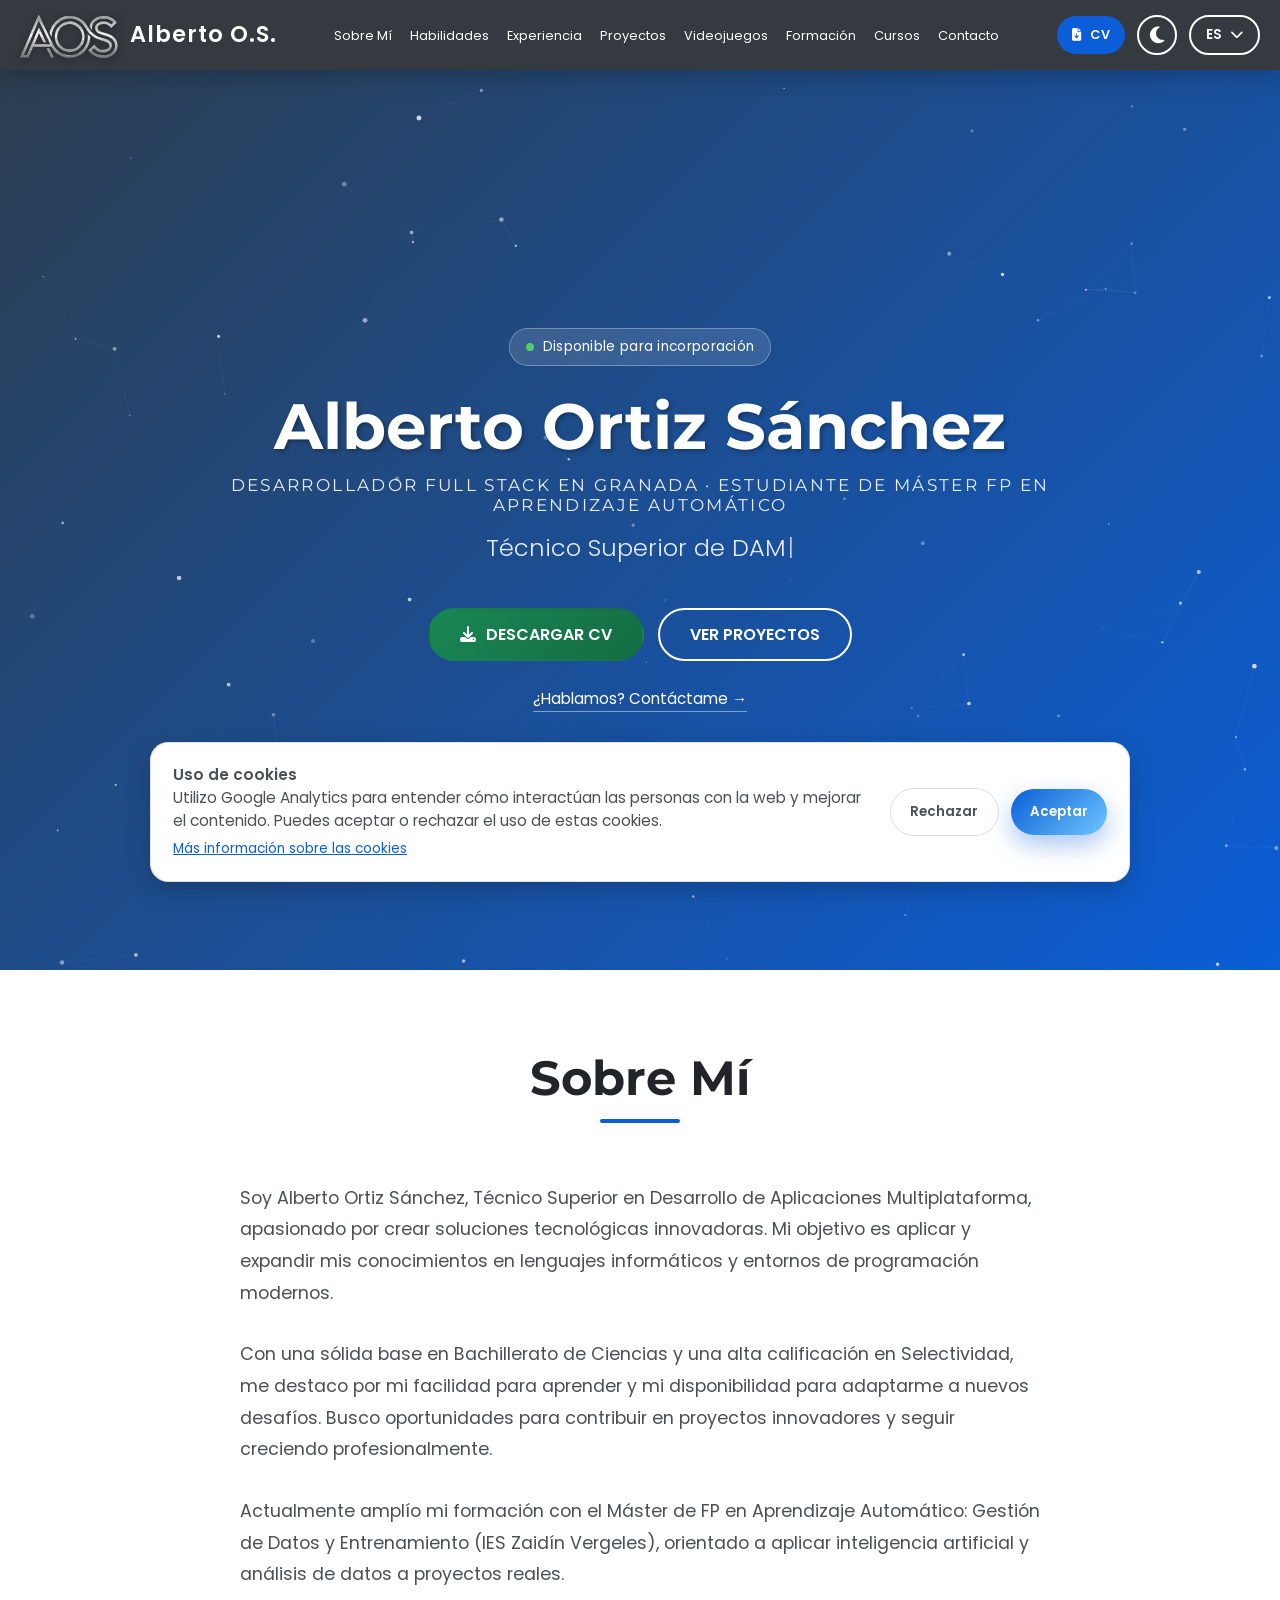
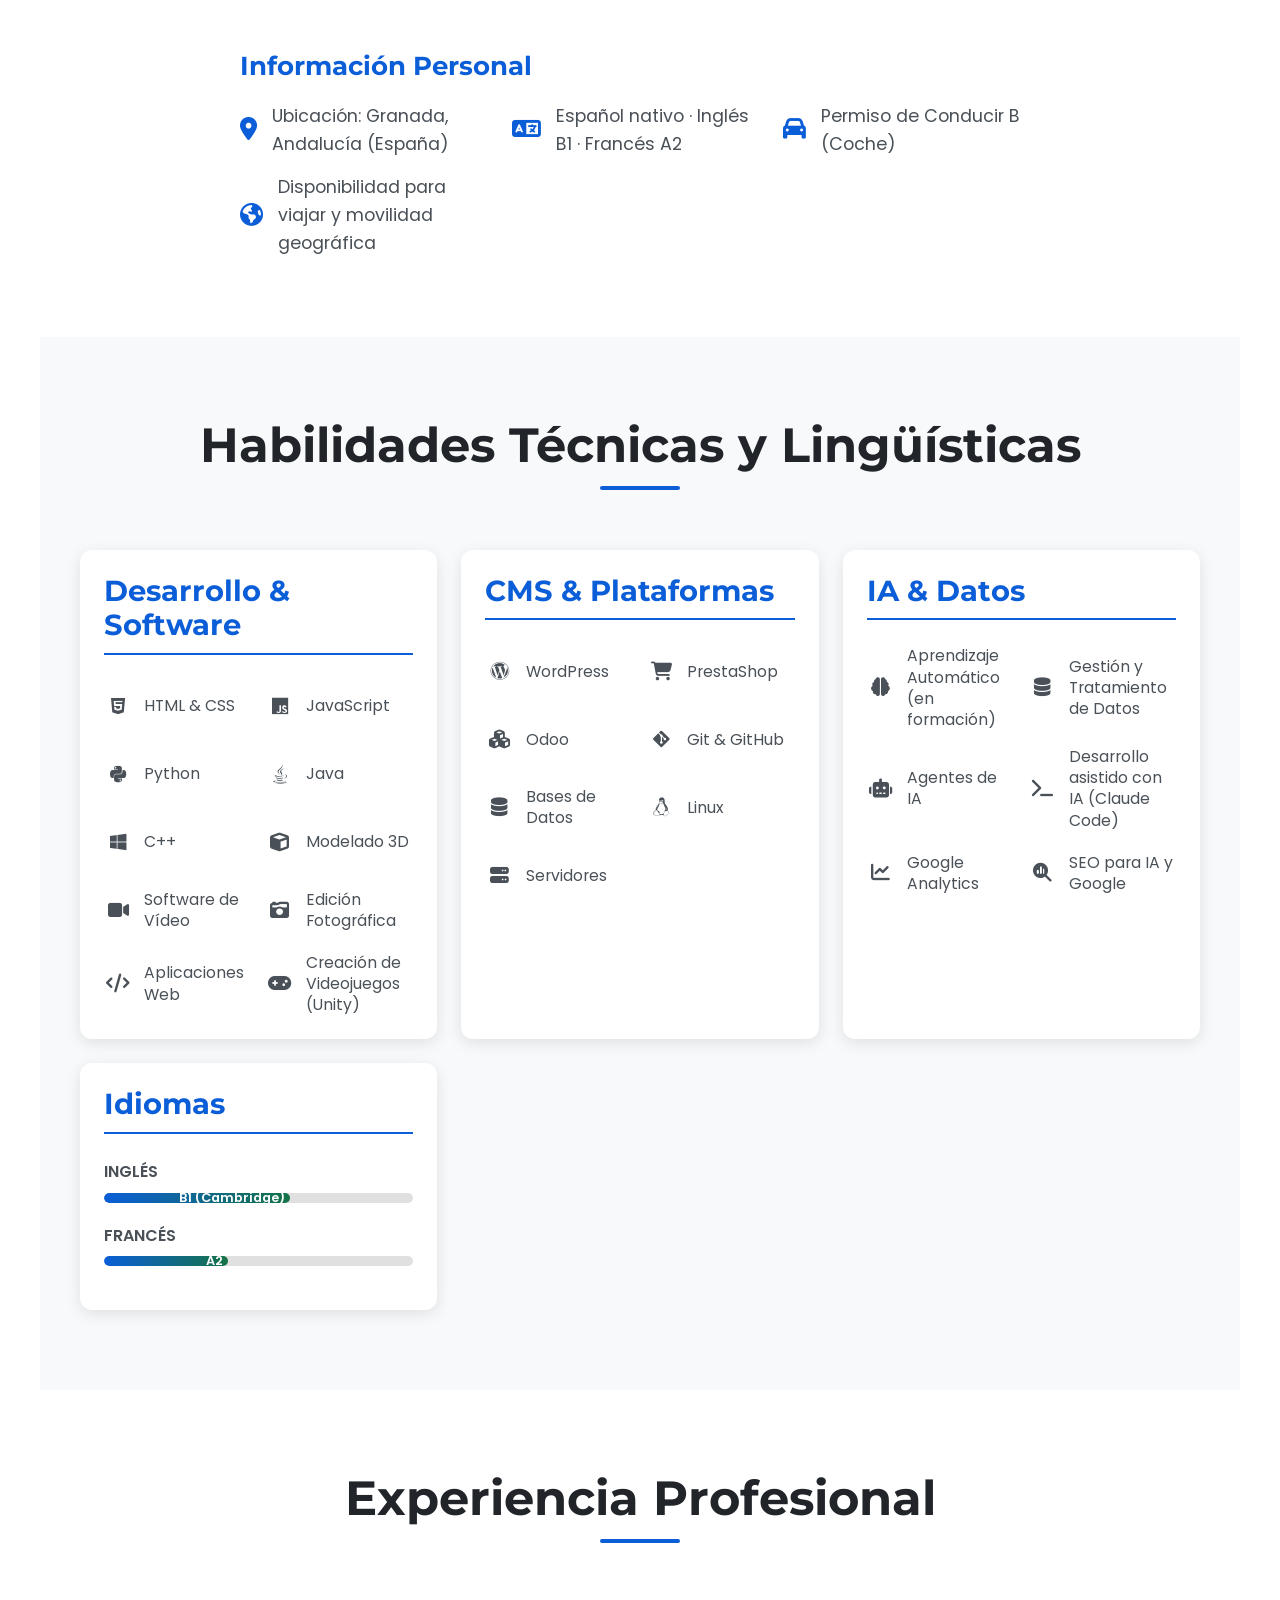
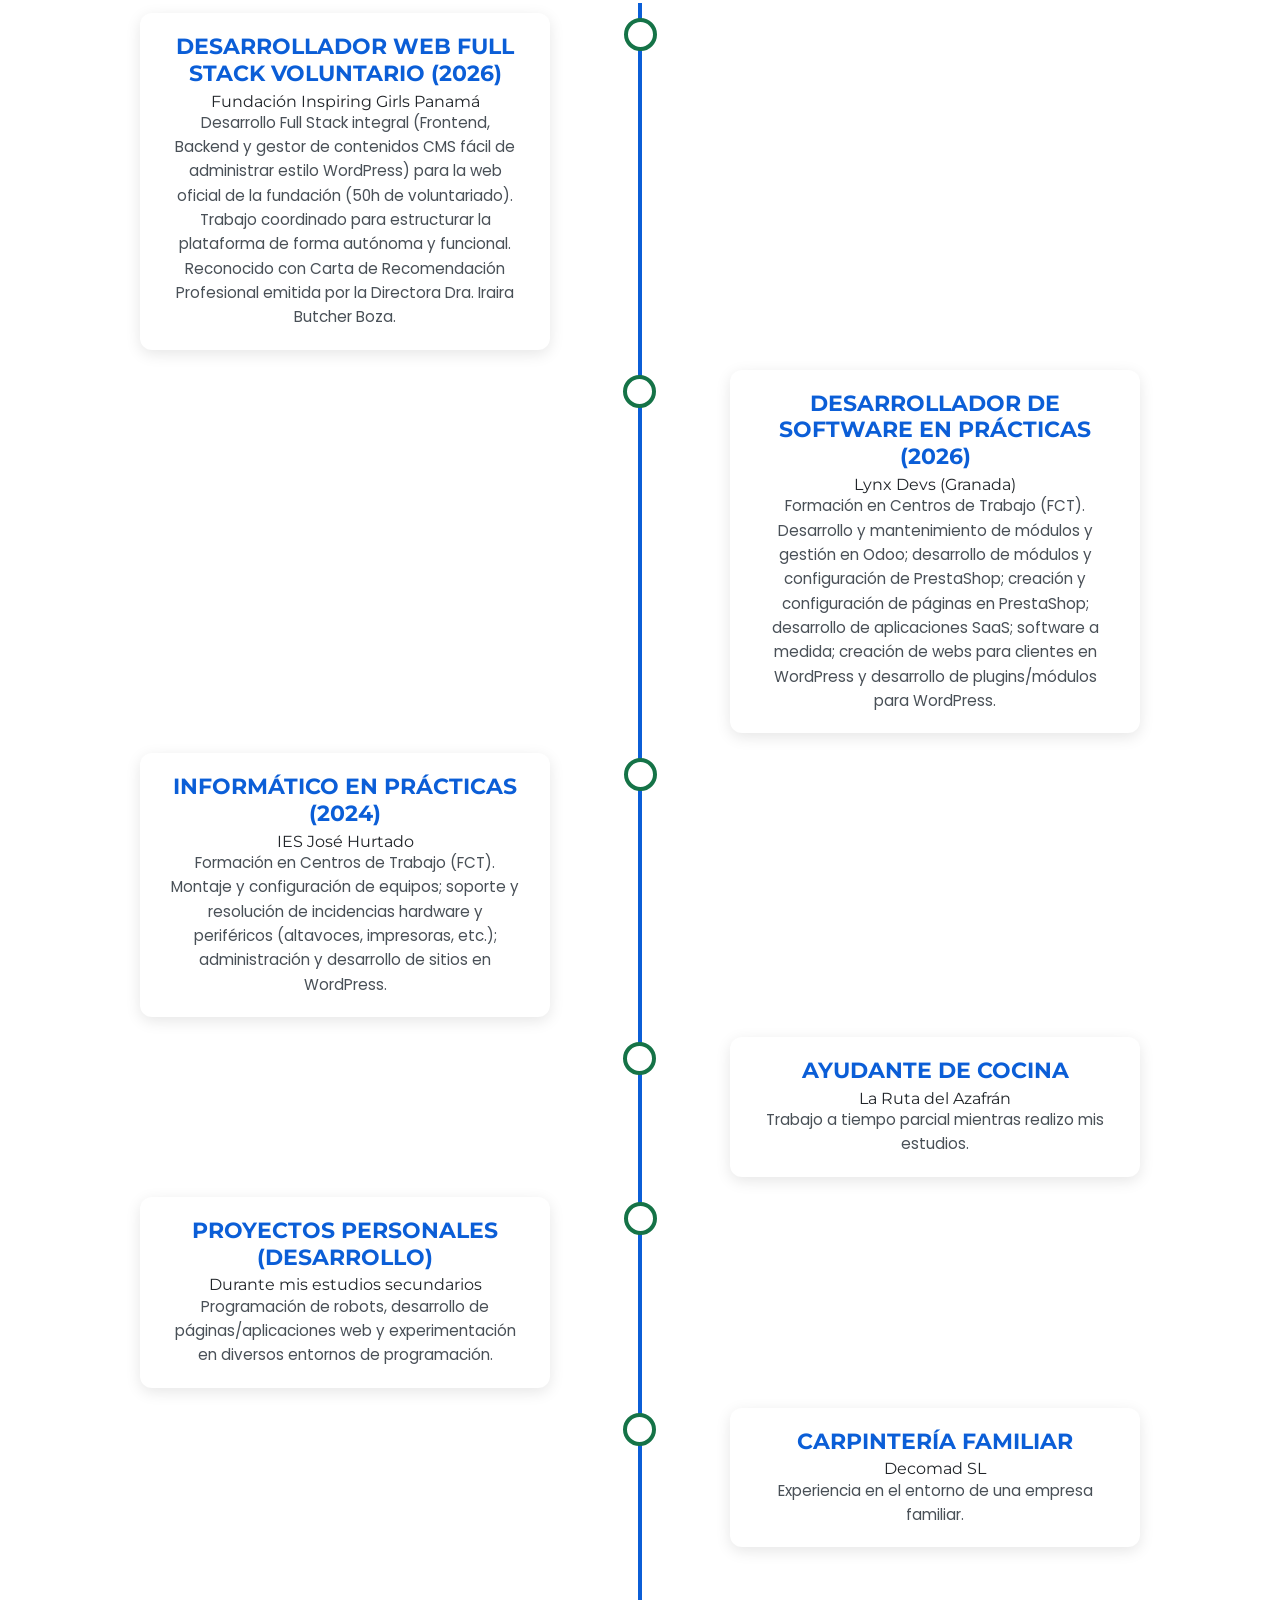
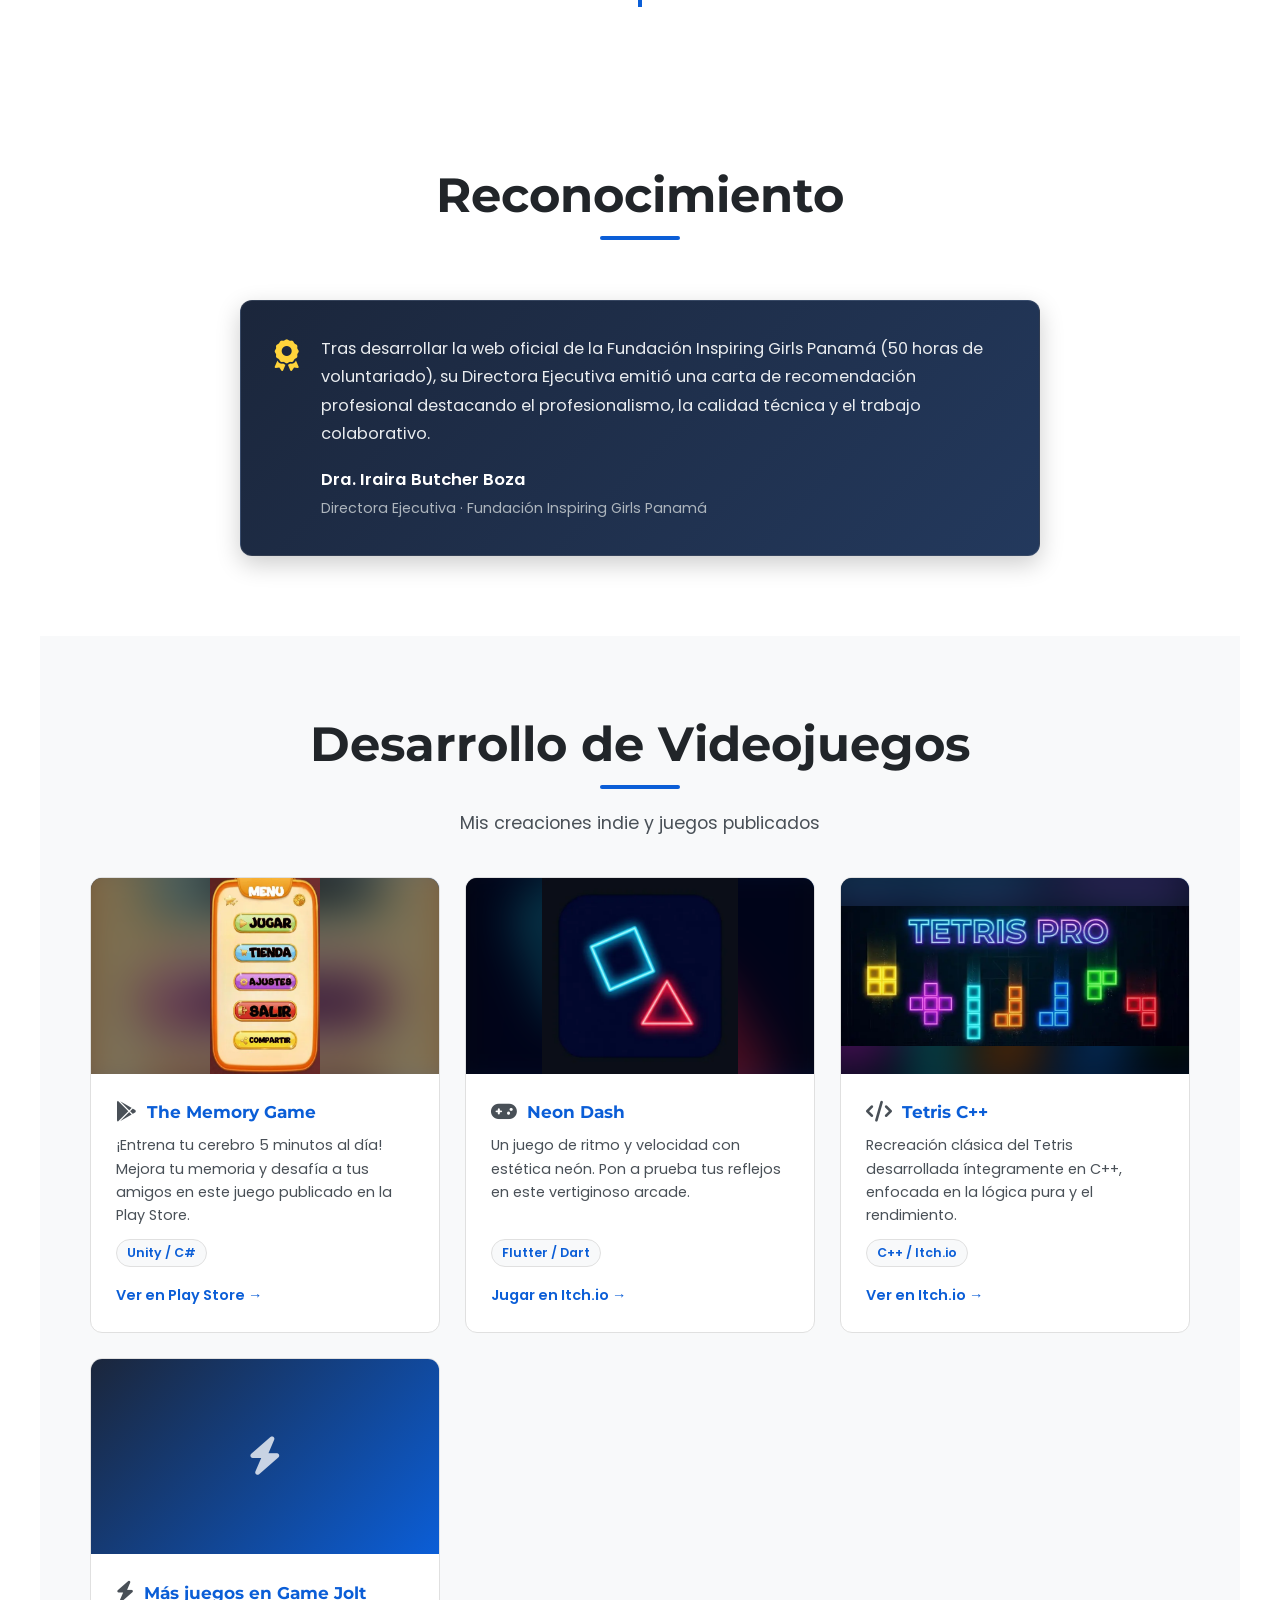
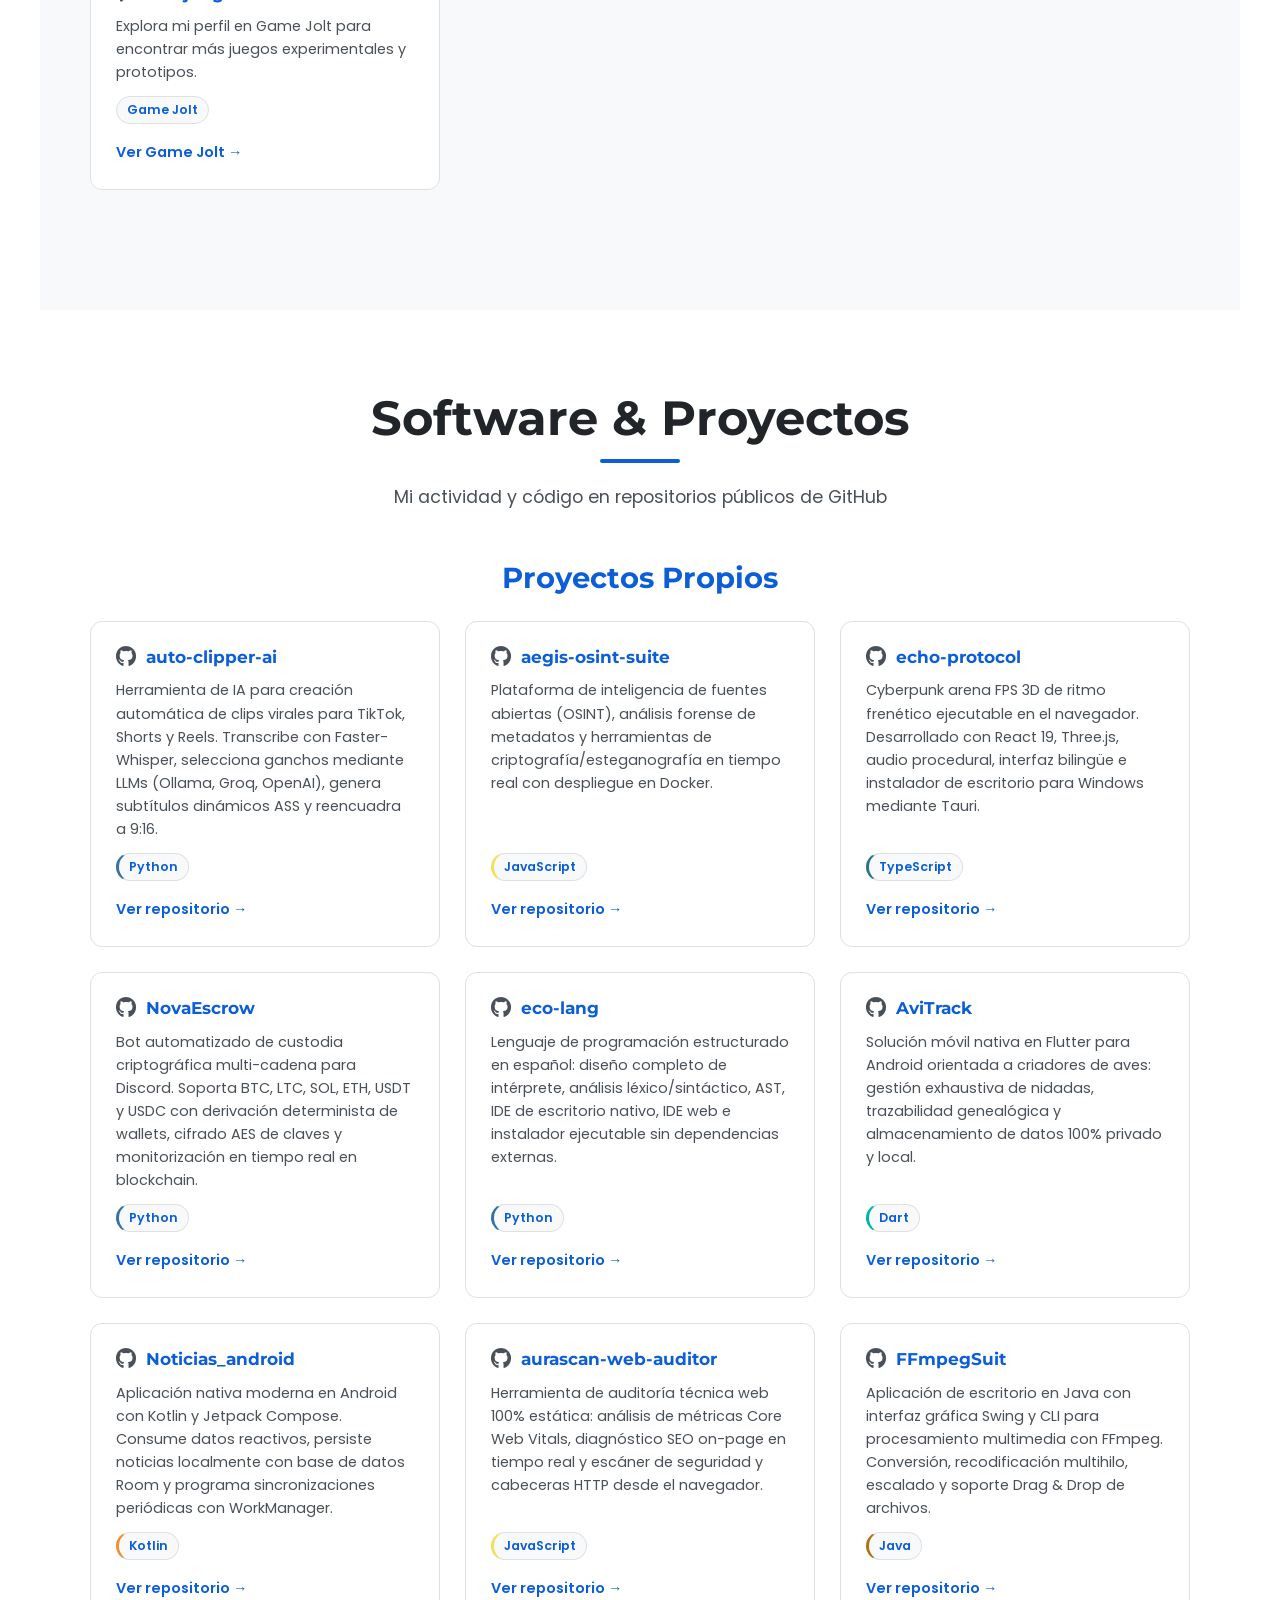
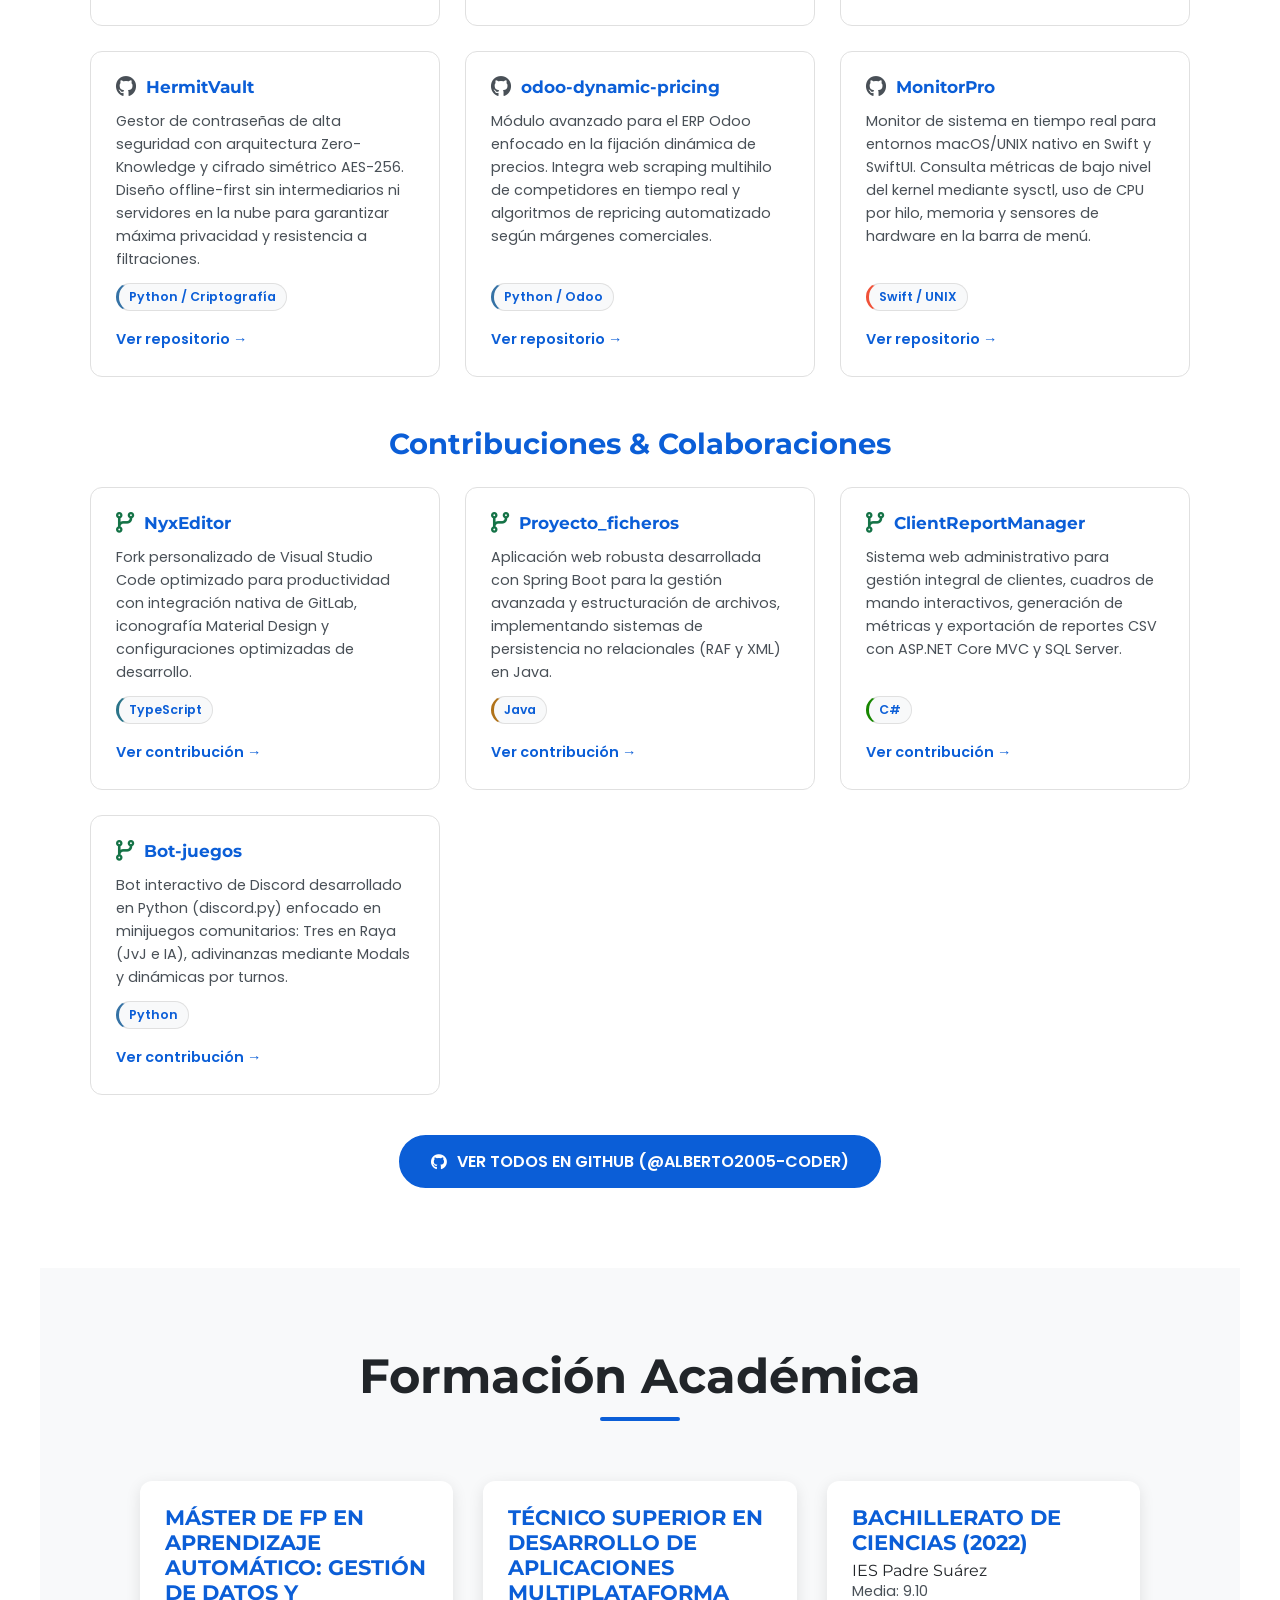
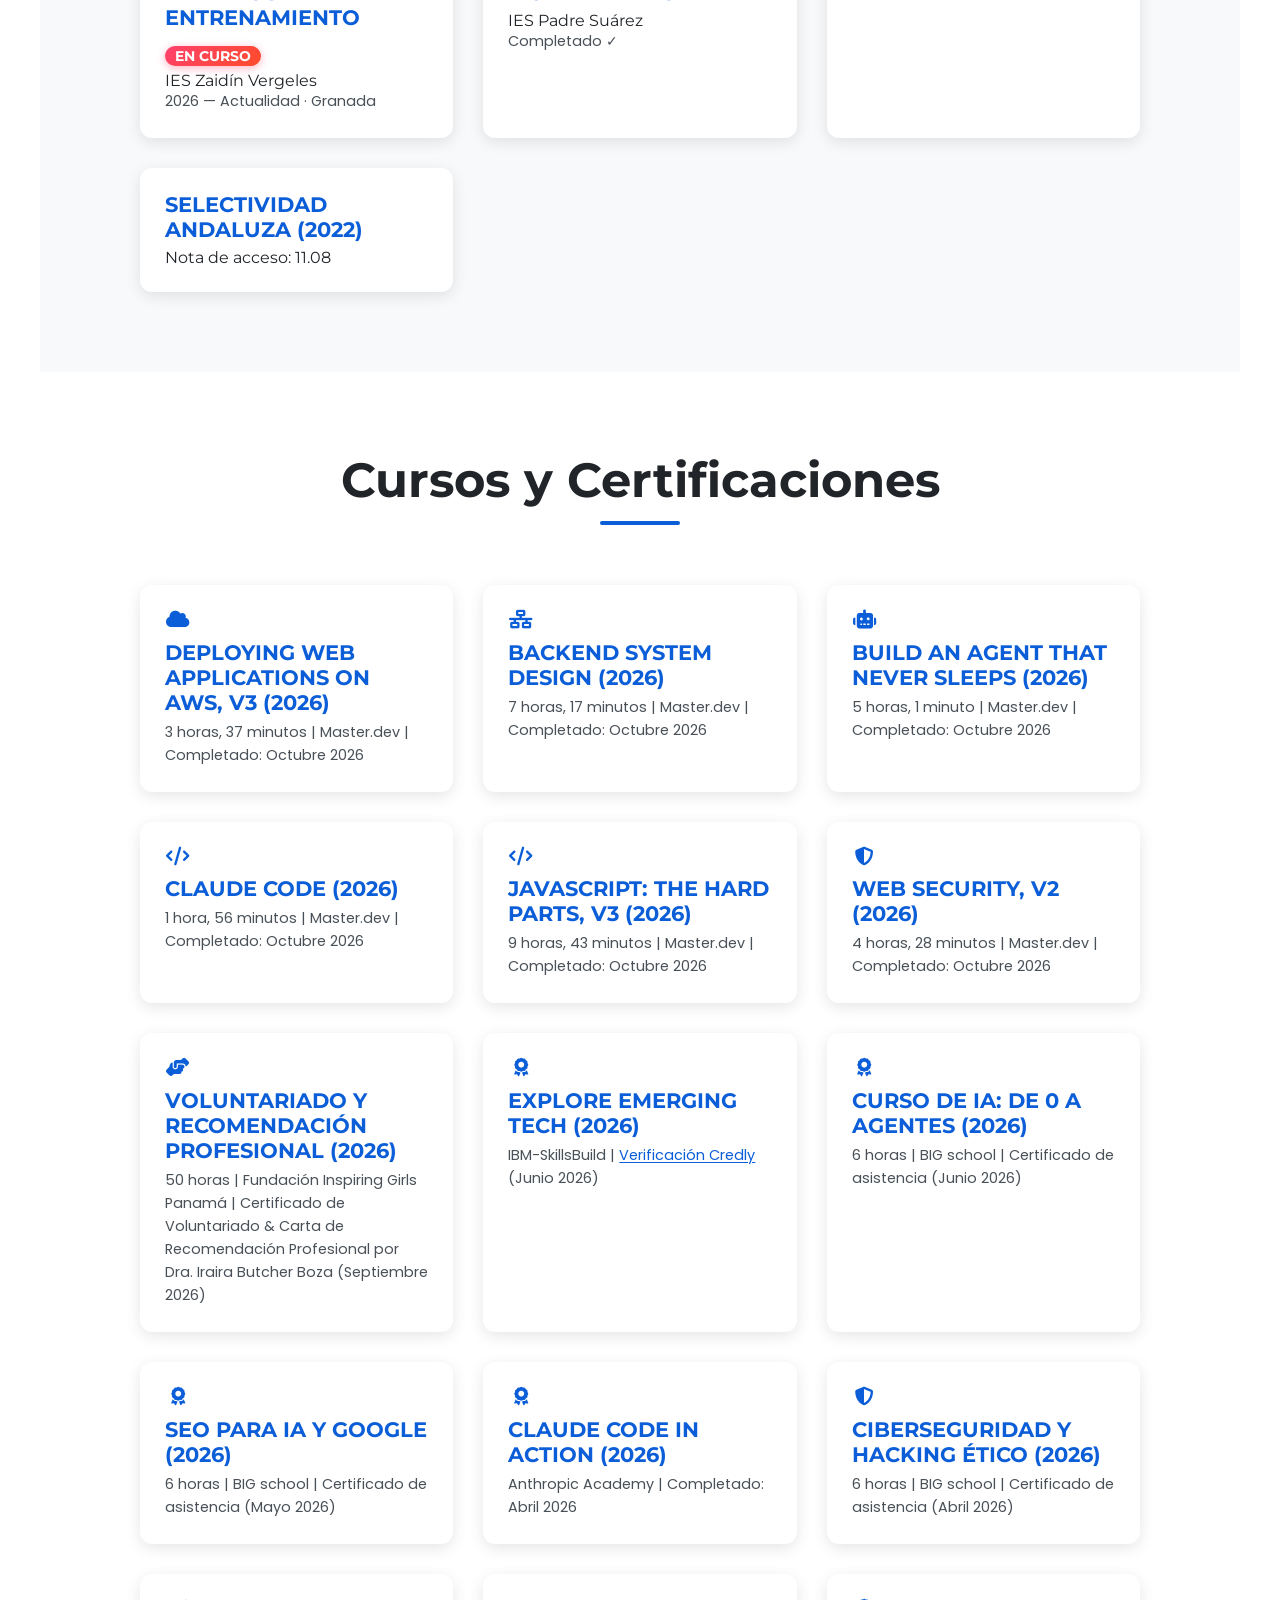
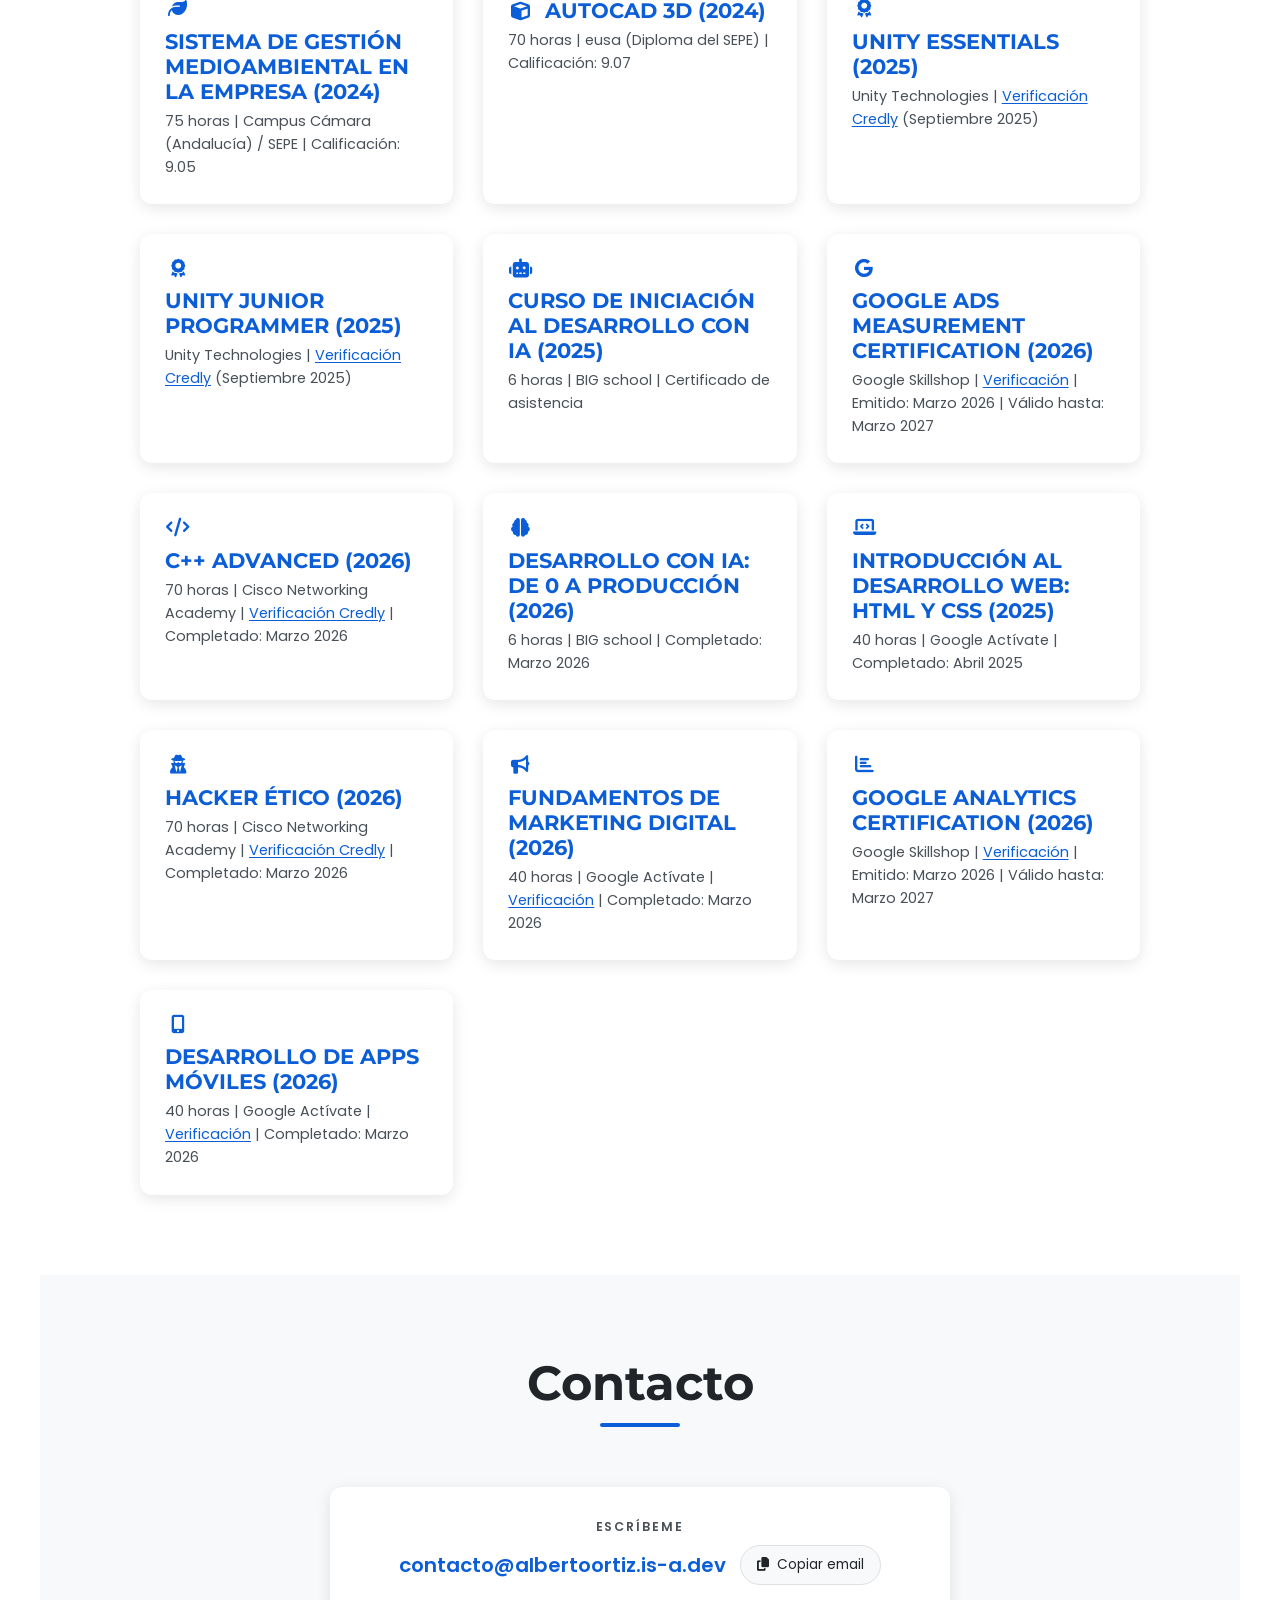
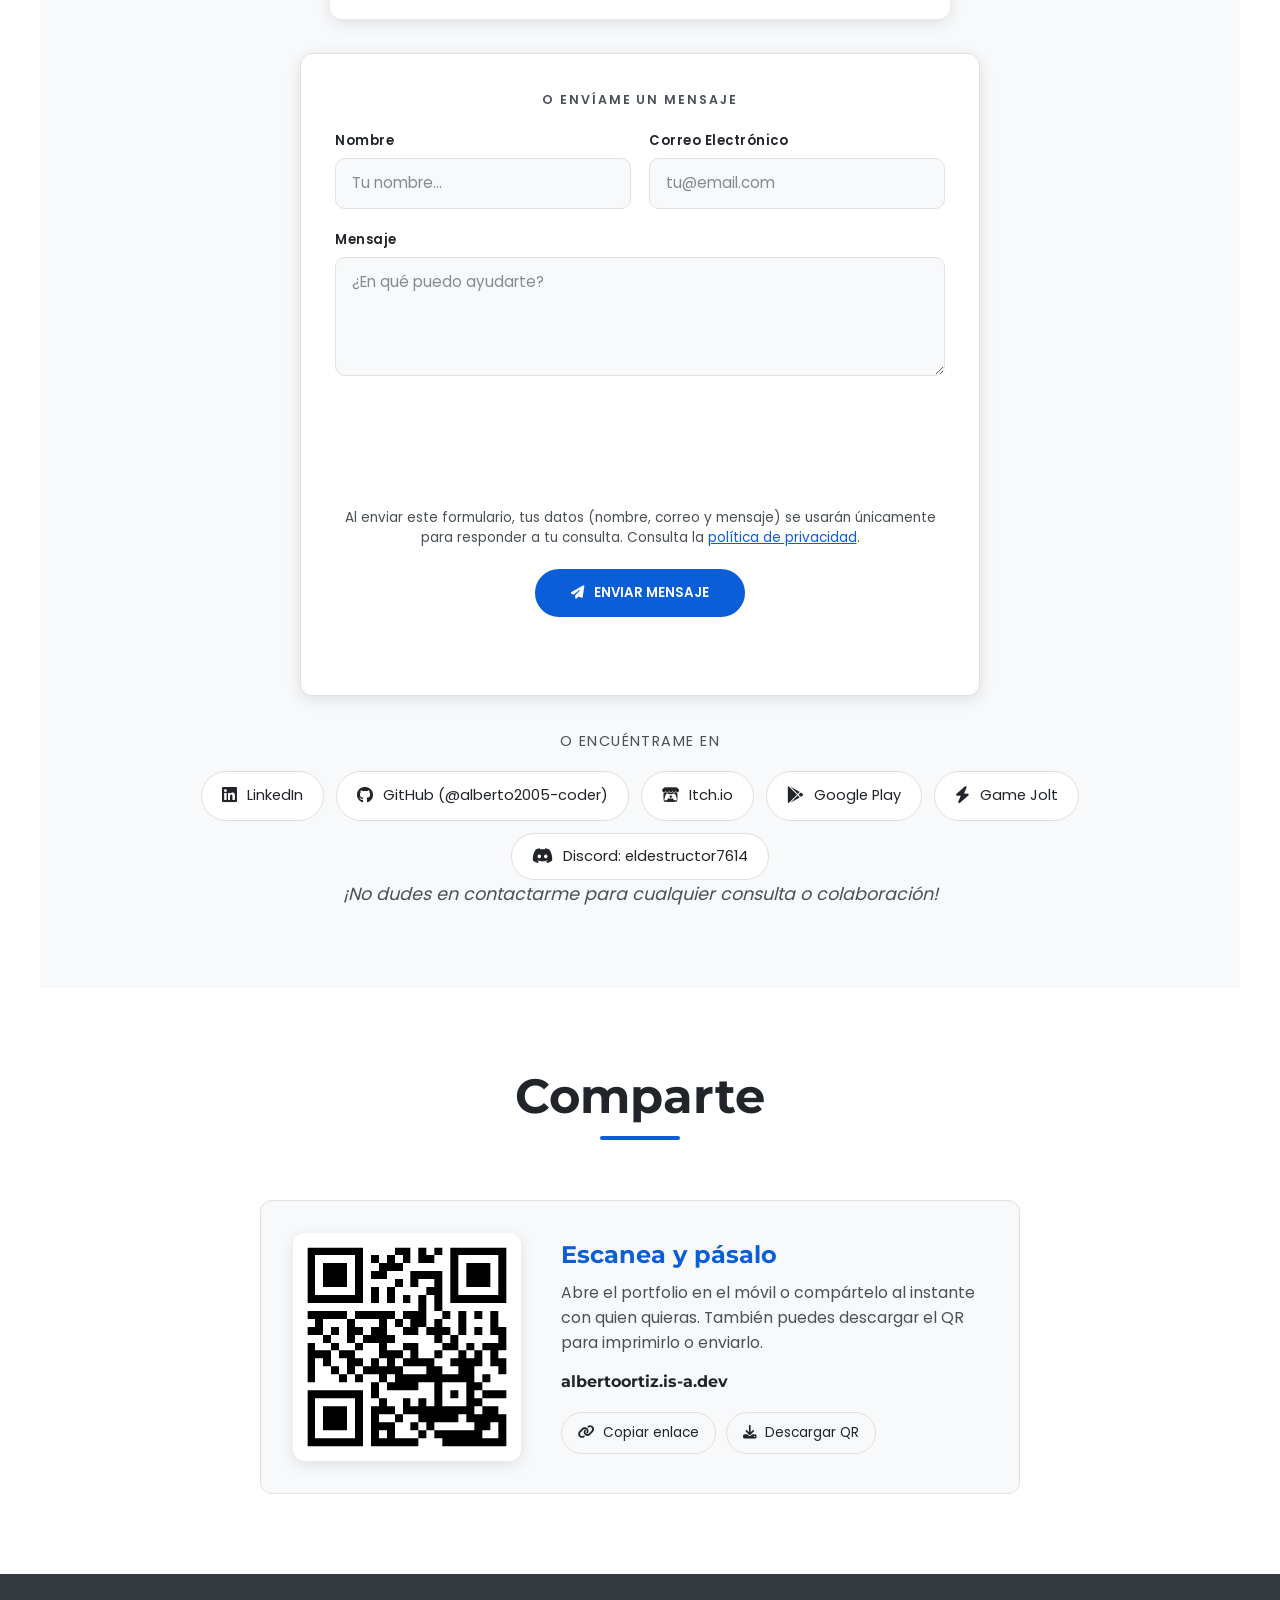
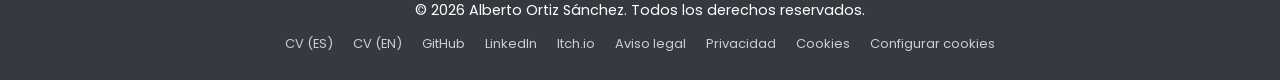
<file: index.html>
<!DOCTYPE html>
<html lang="es" data-static-lang>

<head>
    <meta charset="UTF-8">
    <meta name="viewport" content="width=device-width, initial-scale=1.0">

    <!-- ===== SEGURIDAD BÁSICA ===== -->
    <meta http-equiv="Content-Security-Policy"
        content="default-src 'self'; img-src 'self' data: https: blob:; style-src 'self' 'unsafe-inline' https://newassets.hcaptcha.com; font-src 'self' https://newassets.hcaptcha.com; script-src 'self' 'sha256-92wy4WYQWMu1yRSh2jnhgaF96m4x9dvrI1PWnoXbJP4=' 'sha256-doTfcGLIOQJkZaKNTT2pMSgAWpnX1RfeOQXaHJpNNbc=' 'sha256-Sp5DqoabiNTN2zNVejCMRZxbvff+GP0ivaiU7n5+PMQ=' https://www.googletagmanager.com https://web3forms.com https://hcaptcha.com https://js.hcaptcha.com https://newassets.hcaptcha.com; connect-src 'self' https://api.github.com https://api.web3forms.com https://www.googletagmanager.com https://*.google-analytics.com https://*.analytics.google.com https://*.hcaptcha.com; media-src 'self'; manifest-src 'self'; object-src 'none'; base-uri 'self'; form-action 'self' https://api.web3forms.com; frame-src 'self' https://*.hcaptcha.com; upgrade-insecure-requests">
    <meta name="referrer" content="strict-origin-when-cross-origin">
    <!-- Nota: X-Content-Type-Options, Permissions-Policy y frame-ancestors solo funcionan como cabecera HTTP
         (GitHub Pages no permite configurarlas), por eso no se declaran con <meta>. -->

    <!-- ===== SEO BÁSICO ===== -->
    <title>Alberto Ortiz Sánchez | Desarrollador Full Stack en Granada</title>
    <meta name="description"
        content="Desarrollador Full Stack en Granada: webs a medida, Odoo, PrestaShop, WordPress, videojuegos con Unity e IA. Consulta proyectos, experiencia y CV.">
    <meta name="author" content="Alberto Ortiz Sánchez">
    <meta name="robots" content="index, follow">
    <link rel="canonical" href="https://albertoortiz.is-a.dev/">
    <link rel="alternate" hreflang="es" href="https://albertoortiz.is-a.dev/">
    <link rel="alternate" hreflang="en" href="https://albertoortiz.is-a.dev/en/">
    <link rel="alternate" hreflang="x-default" href="https://albertoortiz.is-a.dev/">
    <link rel="me" href="https://github.com/alberto2005-coder">
    <link rel="me" href="https://www.linkedin.com/in/alberto-ortiz-sanchez">
    <link rel="alternate" type="text/plain" href="/llms.txt" title="LLM Context Summary">
    <link rel="alternate" type="text/plain" href="/llms-full.txt" title="Full LLM Context">

    <!-- ===== FAVICON ===== -->
    <link rel="icon" type="image/png" href="/assets/img/favicon-96x96.png?v=3" sizes="96x96" />
    <link rel="icon" type="image/svg+xml" href="/assets/img/favicon.svg?v=3" />
    <link rel="shortcut icon" href="/assets/img/favicon.ico?v=3" />
    <link rel="apple-touch-icon" sizes="180x180" href="/assets/img/apple-touch-icon.png?v=3" />
    <meta name="apple-mobile-web-app-title" content="Alberto O.S.">
    <meta name="apple-mobile-web-app-capable" content="yes">
    <meta name="mobile-web-app-capable" content="yes">
    <link rel="manifest" href="/site.webmanifest" />
    <meta name="theme-color" media="(prefers-color-scheme: light)" content="#ffffff">
    <meta name="theme-color" media="(prefers-color-scheme: dark)" content="#12121d">
    <meta name="color-scheme" content="light dark">

    <!-- ===== OPEN GRAPH (Facebook, WhatsApp, LinkedIn...) ===== -->
    <meta property="og:type" content="website">
    <meta property="og:url" content="https://albertoortiz.is-a.dev/">
    <meta property="og:title" content="Alberto Ortiz Sánchez | Desarrollador Full Stack en Granada">
    <meta property="og:description"
        content="Desarrollador Full Stack en Granada: webs a medida, Odoo, PrestaShop, WordPress, videojuegos con Unity e IA. Consulta proyectos, experiencia y CV.">
    <meta property="og:image" content="https://albertoortiz.is-a.dev/assets/img/og-image.png">
    <meta property="og:image:width" content="1200">
    <meta property="og:image:height" content="630">
    <meta property="og:image:alt" content="Alberto Ortiz Sánchez | Desarrollador Full Stack">
    <meta property="og:locale" content="es_ES">
    <meta property="og:locale:alternate" content="en_US">
    <meta property="og:site_name" content="Alberto Ortiz Sánchez">

    <!-- ===== TWITTER CARD ===== -->
    <meta name="twitter:card" content="summary_large_image">
    <meta name="twitter:title" content="Alberto Ortiz Sánchez | Desarrollador Full Stack en Granada">
    <meta name="twitter:description"
        content="Desarrollador Full Stack en Granada: webs a medida, Odoo, PrestaShop, WordPress, videojuegos con Unity e IA. Consulta proyectos, experiencia y CV.">
    <meta name="twitter:image" content="https://albertoortiz.is-a.dev/assets/img/og-image.png">
    <meta name="twitter:image:alt" content="Alberto Ortiz Sánchez | Desarrollador Full Stack">

    <!-- ===== DATOS ESTRUCTURADOS: NOMBRE DEL SITIO (Google Search) ===== -->
    <script type="application/ld+json">
    {
      "@context": "https://schema.org",
      "@type": "WebSite",
      "@id": "https://albertoortiz.is-a.dev/#website",
      "inLanguage": ["es", "en"],
      "publisher": { "@id": "https://albertoortiz.is-a.dev/#person" },
      "name": "Alberto Ortiz Sánchez",
      "alternateName": [
        "Alberto O.S. Portfolio",
        "Alberto Ortiz",
        "albertoortiz.is-a.dev",
        "alberto2005-coder"
      ],
      "url": "https://albertoortiz.is-a.dev/"
    }
    </script>

    <!-- ===== DATOS ESTRUCTURADOS: PERFIL (Schema.org) ===== -->
    <script type="application/ld+json">
    {
      "@context": "https://schema.org",
      "@type": "Person",
      "@id": "https://albertoortiz.is-a.dev/#person",
      "name": "Alberto Ortiz Sánchez",
      "alternateName": [
        "alberto2005-coder",
        "alberto-coder2005"
      ],
      "jobTitle": "Desarrollador Full Stack · Técnico Superior DAM",
      "description": "Desarrollador Full Stack en Granada especializado en desarrollo web, Odoo, PrestaShop, WordPress, videojuegos con Unity e inteligencia artificial.",
      "url": "https://albertoortiz.is-a.dev/",
      "image": {
        "@type": "ImageObject",
        "url": "https://albertoortiz.is-a.dev/assets/img/icon-512.png",
        "width": 512,
        "height": 512
      },
      "gender": "Male",
      "email": "contacto@albertoortiz.is-a.dev",
      "nationality": {
        "@type": "Country",
        "name": "Spain"
      },
      "address": {
        "@type": "PostalAddress",
        "addressLocality": "Granada",
        "addressRegion": "Andalucía",
        "addressCountry": "ES"
      },
      "knowsLanguage": [
        {
          "@type": "Language",
          "name": "Spanish",
          "alternateName": "es"
        },
        {
          "@type": "Language",
          "name": "English",
          "alternateName": "en"
        },
        {
          "@type": "Language",
          "name": "French",
          "alternateName": "fr"
        }
      ],
      "alumniOf": [
        {
          "@type": "EducationalOrganization",
          "name": "IES Zaidín Vergeles",
          "description": "Máster de FP en Aprendizaje Automático: Gestión de Datos y Entrenamiento"
        },
        {
          "@type": "EducationalOrganization",
          "name": "IES Padre Suárez",
          "description": "Técnico Superior en Desarrollo de Aplicaciones Multiplataforma (DAM) y Bachillerato de Ciencias"
        }
      ],
      "hasCredential": [
        {
          "@type": "EducationalOccupationalCredential",
          "name": "Técnico Superior en Desarrollo de Aplicaciones Multiplataforma"
        },
        {
          "@type": "EducationalOccupationalCredential",
          "name": "IBM Explore Emerging Tech"
        },
        {
          "@type": "EducationalOccupationalCredential",
          "name": "Google Analytics Certification"
        },
        {
          "@type": "EducationalOccupationalCredential",
          "name": "Hacker Ético",
          "recognizedBy": {
            "@type": "Organization",
            "name": "Cisco Networking Academy"
          },
          "url": "https://www.credly.com/badges/cbbc40dd-e7c8-4a72-bcbb-d0f4eae5fac7/public_url",
          "dateCreated": "2026-03"
        },
        {
          "@type": "EducationalOccupationalCredential",
          "name": "C++ Advanced",
          "recognizedBy": {
            "@type": "Organization",
            "name": "Cisco Networking Academy"
          },
          "url": "https://www.credly.com/badges/fe838dbd-dc8d-4795-befd-1ff16d6648d5/public_url",
          "dateCreated": "2026-03"
        },
        {
          "@type": "EducationalOccupationalCredential",
          "name": "Unity Junior Programmer",
          "recognizedBy": {
            "@type": "Organization",
            "name": "Unity Technologies"
          },
          "url": "https://www.credly.com/badges/48be8870-9d4e-439f-ab88-239d94d8c008/public_url",
          "dateCreated": "2025-09"
        },
        {
          "@type": "EducationalOccupationalCredential",
          "name": "Backend System Design",
          "recognizedBy": {
            "@type": "Organization",
            "name": "Master.dev"
          },
          "dateCreated": "2026-10"
        },
        {
          "@type": "EducationalOccupationalCredential",
          "name": "JavaScript: The Hard Parts, v3",
          "recognizedBy": {
            "@type": "Organization",
            "name": "Master.dev"
          },
          "dateCreated": "2026-10"
        }
      ],
      "sameAs": [
        "https://www.linkedin.com/in/alberto-ortiz-sanchez",
        "https://github.com/alberto2005-coder",
        "https://alberto-coder2005.itch.io/",
        "https://gamejolt.com/@eldestructor1/games",
        "https://play.google.com/store/apps/details?id=com.grgames.thememorygames"
      ],
      "knowsAbout": [
        "Desarrollo Full Stack",
        "Inteligencia Artificial",
        "Aprendizaje Automático",
        "Desarrollo de Videojuegos",
        "Ciberseguridad & OSINT",
        "Hacking Ético",
        "Criptografía y Cifrado AES-256",
        "Creación de Compiladores e Intérpretes",
        "Python (Faster-Whisper, Ollama)",
        "Java (Spring Boot, Swing)",
        "C++",
        "TypeScript (React 19, Three.js, Tauri)",
        "Kotlin & Jetpack Compose",
        "Flutter & Dart",
        "Odoo & PrestaShop ERP",
        "Docker y Despliegue de Aplicaciones"
      ],
      "mainEntityOfPage": {
        "@id": "https://albertoortiz.is-a.dev/#profilepage"
      }
    }
    </script>

    <script type="application/ld+json">
    {
      "@context": "https://schema.org",
      "@type": "ProfilePage",
      "@id": "https://albertoortiz.is-a.dev/#profilepage",
      "url": "https://albertoortiz.is-a.dev/",
      "name": "Alberto Ortiz Sánchez | Desarrollador Full Stack en Granada",
      "inLanguage": "es",
      "dateModified": "2026-11-20T14:41:07+01:00",
      "isPartOf": {
        "@id": "https://albertoortiz.is-a.dev/#website"
      },
      "mainEntity": {
        "@id": "https://albertoortiz.is-a.dev/#person"
      },
      "primaryImageOfPage": {
        "@type": "ImageObject",
        "url": "https://albertoortiz.is-a.dev/assets/img/og-image.png",
        "width": 1200,
        "height": 630
      }
    }
    </script>

    <script type="application/ld+json">
    {
      "@context": "https://schema.org",
      "@type": "ItemList",
      "@id": "https://albertoortiz.is-a.dev/#projects-list",
      "name": "Proyectos de software de Alberto Ortiz Sánchez",
      "itemListElement": [
        {
          "@type": "ListItem",
          "position": 1,
          "item": {
            "@type": "SoftwareSourceCode",
            "name": "auto-clipper-ai",
            "codeRepository": "https://github.com/alberto2005-coder/auto-clipper-ai",
            "programmingLanguage": [
              "Python"
            ],
            "author": {
              "@id": "https://albertoortiz.is-a.dev/#person"
            }
          }
        },
        {
          "@type": "ListItem",
          "position": 2,
          "item": {
            "@type": "SoftwareSourceCode",
            "name": "aegis-osint-suite",
            "codeRepository": "https://github.com/alberto2005-coder/aegis-osint-suite",
            "programmingLanguage": [
              "JavaScript",
              "Docker"
            ],
            "author": {
              "@id": "https://albertoortiz.is-a.dev/#person"
            }
          }
        },
        {
          "@type": "ListItem",
          "position": 3,
          "item": {
            "@type": "SoftwareSourceCode",
            "name": "echo-protocol",
            "codeRepository": "https://github.com/alberto2005-coder/echo-protocol",
            "programmingLanguage": [
              "TypeScript",
              "React",
              "Three.js",
              "Tauri"
            ],
            "author": {
              "@id": "https://albertoortiz.is-a.dev/#person"
            }
          }
        },
        {
          "@type": "ListItem",
          "position": 4,
          "item": {
            "@type": "SoftwareSourceCode",
            "name": "NovaEscrow",
            "codeRepository": "https://github.com/alberto2005-coder/NovaEscrow",
            "programmingLanguage": [
              "Python"
            ],
            "author": {
              "@id": "https://albertoortiz.is-a.dev/#person"
            }
          }
        },
        {
          "@type": "ListItem",
          "position": 5,
          "item": {
            "@type": "SoftwareSourceCode",
            "name": "eco-lang",
            "codeRepository": "https://github.com/alberto2005-coder/eco-lang",
            "programmingLanguage": [
              "Python"
            ],
            "author": {
              "@id": "https://albertoortiz.is-a.dev/#person"
            }
          }
        },
        {
          "@type": "ListItem",
          "position": 6,
          "item": {
            "@type": "SoftwareSourceCode",
            "name": "AviTrack",
            "codeRepository": "https://github.com/alberto2005-coder/AviTrack",
            "programmingLanguage": [
              "Dart",
              "Flutter"
            ],
            "author": {
              "@id": "https://albertoortiz.is-a.dev/#person"
            }
          }
        },
        {
          "@type": "ListItem",
          "position": 7,
          "item": {
            "@type": "SoftwareSourceCode",
            "name": "Noticias_android",
            "codeRepository": "https://github.com/alberto2005-coder/Noticias_android",
            "programmingLanguage": [
              "Kotlin",
              "Jetpack Compose"
            ],
            "author": {
              "@id": "https://albertoortiz.is-a.dev/#person"
            }
          }
        },
        {
          "@type": "ListItem",
          "position": 8,
          "item": {
            "@type": "SoftwareSourceCode",
            "name": "aurascan-web-auditor",
            "codeRepository": "https://github.com/alberto2005-coder/aurascan-web-auditor",
            "programmingLanguage": [
              "JavaScript"
            ],
            "author": {
              "@id": "https://albertoortiz.is-a.dev/#person"
            }
          }
        },
        {
          "@type": "ListItem",
          "position": 9,
          "item": {
            "@type": "SoftwareSourceCode",
            "name": "FFmpegSuit",
            "codeRepository": "https://github.com/alberto2005-coder/ffmpeg",
            "programmingLanguage": [
              "Java",
              "Swing"
            ],
            "author": {
              "@id": "https://albertoortiz.is-a.dev/#person"
            }
          }
        },
        {
          "@type": "ListItem",
          "position": 10,
          "item": {
            "@type": "SoftwareSourceCode",
            "name": "HermitVault",
            "codeRepository": "https://github.com/alberto2005-coder/HermitVault",
            "programmingLanguage": [
              "Python"
            ],
            "author": {
              "@id": "https://albertoortiz.is-a.dev/#person"
            }
          }
        },
        {
          "@type": "ListItem",
          "position": 11,
          "item": {
            "@type": "SoftwareSourceCode",
            "name": "odoo-dynamic-pricing",
            "codeRepository": "https://github.com/alberto2005-coder/odoo-dynamic-pricing",
            "programmingLanguage": [
              "Python",
              "Odoo"
            ],
            "author": {
              "@id": "https://albertoortiz.is-a.dev/#person"
            }
          }
        },
        {
          "@type": "ListItem",
          "position": 12,
          "item": {
            "@type": "SoftwareSourceCode",
            "name": "MonitorPro",
            "codeRepository": "https://github.com/alberto2005-coder/MonitorPro",
            "programmingLanguage": [
              "Swift",
              "SwiftUI"
            ],
            "author": {
              "@id": "https://albertoortiz.is-a.dev/#person"
            }
          }
        }
      ]
    }
    </script>

    <!-- ===== ESTILOS Y FUENTES ===== -->
    <style>
        /* ⚠️ CSS PRINCIPAL INCRUSTADO (performance): copia exacta de assets/css/style.css.
           Se incrusta aquí para eliminar la petición bloqueante del render.
           Si editas assets/css/style.css, sincroniza este bloque (verify-site.js lo comprueba). */
/* Fuentes autoalojadas (antes Google Fonts): sin peticiones a terceros ni transferencia de IP */
@font-face { font-family: 'Montserrat'; font-style: normal; font-weight: 300; font-display: swap; src: url('/assets/fonts/montserrat-latin-300-normal.woff2') format('woff2'); unicode-range: U+0000-00FF,U+0131,U+0152-0153,U+02BB-02BC,U+02C6,U+02DA,U+02DC,U+0304,U+0308,U+0329,U+2000-206F,U+20AC,U+2122,U+2191,U+2193,U+2212,U+2215,U+FEFF,U+FFFD; }
@font-face { font-family: 'Montserrat'; font-style: normal; font-weight: 400; font-display: swap; src: url('/assets/fonts/montserrat-latin-400-normal.woff2') format('woff2'); unicode-range: U+0000-00FF,U+0131,U+0152-0153,U+02BB-02BC,U+02C6,U+02DA,U+02DC,U+0304,U+0308,U+0329,U+2000-206F,U+20AC,U+2122,U+2191,U+2193,U+2212,U+2215,U+FEFF,U+FFFD; }
@font-face { font-family: 'Montserrat'; font-style: normal; font-weight: 700; font-display: swap; src: url('/assets/fonts/montserrat-latin-700-normal.woff2') format('woff2'); unicode-range: U+0000-00FF,U+0131,U+0152-0153,U+02BB-02BC,U+02C6,U+02DA,U+02DC,U+0304,U+0308,U+0329,U+2000-206F,U+20AC,U+2122,U+2191,U+2193,U+2212,U+2215,U+FEFF,U+FFFD; }
@font-face { font-family: 'Poppins'; font-style: normal; font-weight: 300; font-display: swap; src: url('/assets/fonts/poppins-latin-300-normal.woff2') format('woff2'); unicode-range: U+0000-00FF,U+0131,U+0152-0153,U+02BB-02BC,U+02C6,U+02DA,U+02DC,U+0304,U+0308,U+0329,U+2000-206F,U+20AC,U+2122,U+2191,U+2193,U+2212,U+2215,U+FEFF,U+FFFD; }
@font-face { font-family: 'Poppins'; font-style: normal; font-weight: 400; font-display: swap; src: url('/assets/fonts/poppins-latin-400-normal.woff2') format('woff2'); unicode-range: U+0000-00FF,U+0131,U+0152-0153,U+02BB-02BC,U+02C6,U+02DA,U+02DC,U+0304,U+0308,U+0329,U+2000-206F,U+20AC,U+2122,U+2191,U+2193,U+2212,U+2215,U+FEFF,U+FFFD; }
@font-face { font-family: 'Poppins'; font-style: normal; font-weight: 600; font-display: swap; src: url('/assets/fonts/poppins-latin-600-normal.woff2') format('woff2'); unicode-range: U+0000-00FF,U+0131,U+0152-0153,U+02BB-02BC,U+02C6,U+02DA,U+02DC,U+0304,U+0308,U+0329,U+2000-206F,U+20AC,U+2122,U+2191,U+2193,U+2212,U+2215,U+FEFF,U+FFFD; }
/* Anti-clickjacking: si la web se carga dentro de un iframe ajeno, no se muestra (GitHub Pages no permite X-Frame-Options) */
html.is-framed body { display: none !important; }

:root {
    --primary-color: #0b5ed7;
    --on-primary: #ffffff;
    --secondary-color: #2c3e50;
    --accent-color: #157347;
    --bg-light: #f8f9fa;
    --bg-main: #ffffff;
    --text-color: #495057;
    --heading-color: #212529;
    --border-color: #e0e0e0;
    --border-radius: 12px;
    --shadow-light: 0 4px 15px rgba(0, 0, 0, 0.1);
    --shadow-dark: 0 8px 25px rgba(0, 0, 0, 0.2);
    --nav-bg: #343a40;
}

body[data-theme="dark"] {
    --primary-color: #4dabf7;
    --on-primary: #0b1220;
    --secondary-color: #e9ecef;
    --accent-color: #51cf66;
    --bg-light: #1c1c27;
    --bg-main: #12121d;
    --text-color: #adb5bd;
    --heading-color: #ffffff;
    --border-color: #495057;
    --shadow-light: 0 4px 15px rgba(0, 0, 0, 0.2);
    --shadow-dark: 0 8px 25px rgba(0, 0, 0, 0.4);
    --nav-bg: #12121d;
}

* {
    box-sizing: border-box;
    margin: 0;
    padding: 0;
}

/* Utilidad genérica: ocultar elementos (p. ej. honeypot antispam) */
.hidden {
    display: none !important;
}

html {
    scroll-behavior: smooth;
}

body {
    font-family: 'Poppins', sans-serif;
    color: var(--text-color);
    line-height: 1.6;
    background-color: var(--bg-main);
    overflow-x: hidden;
    transition: background-color 0.3s ease, color 0.3s ease;
}

h1, h2, h3, h4, h5, h6, .company, .institution {
    font-family: 'Montserrat', sans-serif;
    color: var(--heading-color);
    line-height: 1.2;
    transition: color 0.3s ease;
}

a {
    color: var(--primary-color);
    text-decoration: none;
    transition: color 0.3s ease;
}

a:hover {
    color: var(--accent-color);
}

ul {
    list-style: none;
}

.cookie-consent {
    position: fixed;
    left: 0;
    right: 0;
    bottom: 18px;
    z-index: 2000;
    padding: 0 18px;
    pointer-events: none;
}

.cookie-panel {
    max-width: 980px;
    margin: 0 auto;
    padding: 20px 22px;
    display: flex;
    align-items: center;
    justify-content: space-between;
    gap: 18px;
    background: var(--bg-main);
    border: 1px solid var(--border-color);
    border-radius: 18px;
    box-shadow: var(--shadow-dark);
    backdrop-filter: blur(10px);
    pointer-events: auto;
}

.cookie-copy {
    flex: 1 1 auto;
}

.cookie-title {
    margin: 0 0 6px;
    font-size: clamp(1.1rem, 1.5vw, 1.5rem);
    color: var(--heading-color);
    font-weight: 700;
}

.cookie-copy p {
    margin: 0;
    color: var(--text-color);
    font-size: 0.96rem;
    line-height: 1.5;
}

.cookie-actions {
    display: flex;
    align-items: center;
    gap: 12px;
    flex-shrink: 0;
}

.cookie-btn {
    border: none;
    border-radius: 999px;
    padding: 0.8rem 1.2rem;
    font-weight: 600;
    cursor: pointer;
    transition: transform 0.2s ease, opacity 0.2s ease, box-shadow 0.2s ease;
    font-family: 'Poppins', sans-serif;
}

.cookie-btn:hover {
    transform: translateY(-1px);
}

.cookie-btn-primary {
    background: linear-gradient(135deg, var(--primary-color), #6ec6ff);
    color: var(--on-primary);
    box-shadow: 0 10px 25px rgba(11, 94, 215, 0.35);
}

.cookie-btn-secondary {
    background: transparent;
    color: var(--text-color);
    border: 1px solid var(--border-color);
}

.cookie-consent.is-hidden {
    opacity: 0;
    transform: translateY(8px);
    transition: opacity 0.25s ease, transform 0.25s ease;
}

@media (max-width: 720px) {
    .cookie-consent {
        bottom: 10px;
        padding: 0 10px;
    }

    .cookie-panel {
        flex-direction: column;
        align-items: stretch;
        padding: 18px 16px;
    }

    .cookie-actions {
        width: 100%;
    }

    .cookie-btn {
        flex: 1 1 0;
    }
}

.navbar {
    background-color: var(--nav-bg);
    padding: 15px 40px;
    display: flex;
    justify-content: space-between;
    align-items: center;
    position: sticky;
    top: 0;
    z-index: 1000;
    box-shadow: var(--shadow-dark);
    animation: fadeInDown 1s ease-out;
    transition: background-color 0.3s ease;
}

.nav-brand {
    color: #fff;
    font-size: 1.8em;
    font-weight: 700;
    letter-spacing: 1px;
    display: flex;
    align-items: center;
    gap: 10px;
}

.nav-logo {
    height: 46px;
    width: auto;
    display: block;
    filter: drop-shadow(0 2px 4px rgba(0, 0, 0, 0.35));
    transition: transform 0.3s ease, filter 0.3s ease;
}

.nav-brand:hover .nav-logo {
    transform: translateY(-1px);
    filter: drop-shadow(0 4px 10px rgba(11, 94, 215, 0.55));
}

.nav-toggle {
    display: none;
    background: none;
    border: 2px solid rgba(255, 255, 255, 0.6);
    color: #fff;
    width: 44px;
    height: 44px;
    border-radius: 10px;
    cursor: pointer;
    font-size: 1.15em;
    align-items: center;
    justify-content: center;
    transition: background-color 0.2s ease, border-color 0.2s ease;
}

.nav-toggle:hover,
.nav-toggle[aria-expanded="true"] {
    background-color: rgba(255, 255, 255, 0.12);
    border-color: #fff;
}

.nav-cv-btn {
    display: inline-flex;
    align-items: center;
    gap: 8px;
    padding: 8px 16px;
    border-radius: 999px;
    background: var(--primary-color);
    color: var(--on-primary) !important;
    font-family: 'Poppins', sans-serif;
    font-size: 0.85em;
    font-weight: 600;
    letter-spacing: 0.4px;
    text-transform: uppercase;
    border: 2px solid transparent;
    transition: transform 0.2s ease, box-shadow 0.2s ease, background-color 0.2s ease;
}

.nav-cv-btn:hover {
    transform: translateY(-2px);
    box-shadow: 0 6px 16px rgba(11, 94, 215, 0.45);
    color: var(--on-primary) !important;
}

.nav-links {
    flex-grow: 1;
    text-align: center;
}

.nav-links a {
    color: #fff;
    margin: 0 20px;
    font-weight: 400;
    font-size: 0.95em;
    white-space: nowrap;
    position: relative;
}

.nav-links a::after {
    content: '';
    position: absolute;
    width: 0;
    height: 2px;
    display: block;
    margin-top: 5px;
    right: 0;
    background: var(--primary-color);
    transition: width 0.3s ease;
}

.nav-links a:hover::after {
    width: 100%;
    left: 0;
    background: var(--accent-color);
}

/* --- BOTONES DE ACCIÓN EN NAVBAR --- */
.nav-actions {
    display: flex;
    align-items: center;
    gap: 15px;
}

.theme-btn {
    background: none;
    border: 2px solid #fff;
    color: #fff;
    width: 40px;
    height: 40px;
    border-radius: 50%;
    cursor: pointer;
    font-size: 1.2em;
    display: flex;
    justify-content: center;
    align-items: center;
    transition: all 0.3s ease;
}

.theme-btn:hover {
    background-color: #fff;
    color: var(--nav-bg);
}

.lang-switcher {
    position: relative;
}

.lang-btn {
    background: none;
    border: 2px solid #fff;
    color: #fff;
    padding: 8px 15px;
    border-radius: 20px;
    cursor: pointer;
    font-family: 'Poppins', sans-serif;
    font-weight: 600;
    display: flex;
    align-items: center;
    gap: 8px;
    transition: background-color 0.3s ease;
}

.lang-btn:hover {
    background-color: rgba(255, 255, 255, 0.1);
}

.lang-dropdown {
    display: none;
    position: absolute;
    top: 120%;
    right: 0;
    background-color: var(--bg-main);
    border: 1px solid var(--border-color);
    border-radius: var(--border-radius);
    box-shadow: var(--shadow-dark);
    overflow: hidden;
    z-index: 1001;
}

.lang-dropdown.show {
    display: block;
}

.lang-dropdown a {
    display: block;
    padding: 12px 20px;
    color: var(--heading-color);
    white-space: nowrap;
}

.lang-dropdown a:hover {
    background-color: var(--bg-light);
    color: var(--primary-color);
}

/* --- SECCIÓN HERO --- */
.hero-section {
    min-height: 100vh;
    background: linear-gradient(135deg, var(--secondary-color) 0%, var(--primary-color) 100%);
    display: flex;
    justify-content: center;
    align-items: center;
    text-align: center;
    color: #fff;
    position: relative;
    overflow: hidden;
    transition: background 0.3s ease;
}

body[data-theme="dark"] .hero-section {
    background: linear-gradient(135deg, #12121d 0%, #1c1c27 100%);
}

.hero-content {
    max-width: 800px;
    padding: 40px;
    z-index: 1;
    animation: fadeInUp 1.2s ease-out;
}

.hero-pic {
    width: 200px;
    height: 200px;
    border-radius: 50%;
    border: 6px solid #fff;
    object-fit: cover;
    margin-bottom: 20px;
    box-shadow: var(--shadow-dark);
    animation: zoomIn 1s ease-out;
}

.hero-section h1 {
    font-size: 4em;
    margin-bottom: 10px;
    color: #fff;
    text-shadow: 2px 2px 4px rgba(0,0,0,0.3);
}

.hero-section .tagline {
    font-size: 1.5em;
    font-weight: 300;
    opacity: 0.9;
    margin-bottom: 40px;
}

.hero-actions .btn {
    margin: 0 15px;
}

/* --- BOTONES --- */
.btn {
    display: inline-block;
    padding: 12px 30px;
    border-radius: 50px;
    font-weight: 600;
    text-transform: uppercase;
    transition: all 0.3s ease;
    border: 2px solid transparent;
}

.primary-btn {
    background-color: var(--primary-color);
    color: var(--on-primary);
    border-color: var(--primary-color);
}

.primary-btn:hover {
    background-color: transparent;
    color: var(--primary-color);
    border-color: var(--primary-color);
}

.secondary-btn {
    background-color: transparent;
    color: #fff;
    border-color: #fff;
}

.secondary-btn:hover {
    background-color: #fff;
    color: var(--primary-color);
}

/* --- SECCIONES GENERALES --- */
.section-container {
    padding: 80px 40px;
    max-width: 1200px;
    margin: 0 auto;
    text-align: center;
    position: relative;
    overflow: hidden;
    transition: background-color 0.3s ease;
}

.bg-light {
    background-color: var(--bg-light);
}

.section-title {
    font-size: 3em;
    margin-bottom: 60px;
    color: var(--heading-color);
    position: relative;
    display: inline-block;
    padding-bottom: 15px;
}

.section-title::after {
    content: '';
    position: absolute;
    left: 50%;
    bottom: 0;
    transform: translateX(-50%);
    width: 80px;
    height: 4px;
    background-color: var(--primary-color);
    border-radius: 2px;
}

/* --- SOBRE MÍ --- */
.about-content {
    display: flex;
    flex-direction: column;
    align-items: center;
    gap: 30px;
    max-width: 800px;
    margin: 0 auto;
    text-align: left;
}

.about-content p {
    font-size: 1.1em;
    line-height: 1.8;
}

.personal-details {
    margin-top: 30px;
    width: 100%;
}

.personal-details h3 {
    font-size: 1.6em;
    color: var(--primary-color);
    margin-bottom: 20px;
}

.personal-details ul {
    display: grid;
    grid-template-columns: repeat(auto-fit, minmax(250px, 1fr));
    gap: 15px;
}

.personal-details li {
    font-size: 1.1em;
    display: flex;
    align-items: center;
}

.personal-details li i {
    color: var(--primary-color);
    margin-right: 15px;
    font-size: 1.3em;
}

/* --- HABILIDADES --- */
.skills-grid {
    display: grid;
    grid-template-columns: 1fr;
    gap: 30px;
    text-align: left;
    max-width: 1200px;
    margin: 0 auto;
}

@media (min-width: 577px) {
    .skills-grid { grid-template-columns: repeat(2, minmax(0, 1fr)); }
}

@media (min-width: 980px) {
    .skills-grid { grid-template-columns: repeat(3, minmax(0, 1fr)); }
}

@media (min-width: 1280px) {
    .skills-grid { max-width: 1320px; }
    .skill-category { padding: 28px 24px; }
    .skill-category h3 { font-size: clamp(2rem, 1.6vw, 3rem); }
    .skill-category ul { gap: 18px 16px; }
}

.skill-category {
    background-color: var(--bg-main);
    padding: 30px;
    border-radius: var(--border-radius);
    box-shadow: var(--shadow-light);
    transition: transform 0.3s ease, box-shadow 0.3s ease, background-color 0.3s ease;
    display: flex;
    flex-direction: column;
    min-height: 100%;
}

.skill-category:hover {
    transform: translateY(-10px);
    box-shadow: var(--shadow-dark);
}

.skill-category h3 {
    font-size: 1.8em;
    color: var(--primary-color);
    margin-bottom: 25px;
    border-bottom: 2px solid var(--primary-color);
    padding-bottom: 10px;
}

.skill-category ul {
    display: grid;
    grid-template-columns: repeat(2, minmax(0, 1fr));
    gap: 16px 14px;
    align-items: stretch;
}

.skill-category li {
    font-size: clamp(0.98rem, 1vw, 1.2rem);
    display: flex;
    align-items: center;
    gap: 12px;
    min-height: 52px;
    line-height: 1.35;
    transition: color 0.3s ease;
    width: 100%;
    word-break: break-word;
}

.skill-category li:hover {
    color: var(--primary-color);
}

.skill-category li i {
    flex-shrink: 0;
    width: 1.5em;
    text-align: center;
    font-size: 1.2em;
    transition: color 0.3s ease;
}

.skill-category li:hover i {
    color: var(--primary-color);
}

/* Barras de Progreso de Idiomas */
.language-item {
    margin-bottom: 20px;
}

.language-item p {
    font-weight: 600;
    margin-bottom: 8px;
    display: flex;
    justify-content: space-between;
    align-items: center;
}

.progress-bar-container {
    background-color: var(--border-color);
    height: 10px;
    border-radius: 5px;
    overflow: hidden;
    position: relative;
}

.progress-bar-fill {
    background: linear-gradient(to right, var(--primary-color), var(--accent-color));
    height: 100%;
    border-radius: 5px;
    width: 0%; /* Inicialmente 0% para animación */
    transition: width 1s ease-out;
    position: relative;
}

.progress-bar-fill::after {
    content: attr(data-level);
    position: absolute;
    right: 5px;
    top: 50%;
    transform: translateY(-50%);
    color: white;
    font-size: 0.8em;
    font-weight: 600;
    opacity: 0;
    transition: opacity 0.5s ease;
}

.progress-bar-fill.animated::after {
    opacity: 1;
}

/* --- EXPERIENCIA (TIMELINE) --- */
.timeline {
    position: relative;
    max-width: 1000px;
    margin: 0 auto;
    padding-bottom: 50px;
}

.timeline::after {
    content: '';
    position: absolute;
    width: 4px;
    background-color: var(--primary-color);
    top: 0;
    bottom: 0;
    left: 50%;
    margin-left: -2px;
}

.timeline-item {
    padding: 10px 0;
    position: relative;
    background-color: inherit;
    width: 50%;
}

.timeline-item::after {
    content: '';
    position: absolute;
    width: 25px;
    height: 25px;
    right: -17px;
    background-color: var(--bg-main);
    border: 4px solid var(--accent-color);
    top: 15px;
    border-radius: 50%;
    z-index: 1;
    transition: background-color 0.3s ease;
}

.timeline-item.left {
    left: 0;
    padding-right: 90px;
}

.timeline-item.right {
    left: 50%;
    padding-left: 90px;
}

.timeline-item.right::after {
    left: -17px;
}

.timeline-content {
    padding: 20px 30px;
    background-color: var(--bg-main);
    position: relative;
    border-radius: var(--border-radius);
    box-shadow: var(--shadow-light);
    transition: all 0.3s ease;
}

.timeline-content:hover {
    transform: translateY(-8px);
    box-shadow: var(--shadow-dark);
}

.timeline-content h3 {
    font-size: 1.4em;
    color: var(--primary-color);
    margin-bottom: 5px;
}

.timeline-content .description {
    font-size: 0.95em;
}

/* --- FORMACIÓN & CURSOS --- */
.education-grid, .courses-list {
    display: grid;
    grid-template-columns: repeat(auto-fit, minmax(300px, 1fr));
    gap: 30px;
    max-width: 1000px;
    margin: 0 auto;
    text-align: left;
}

.education-item, .course-item {
    background-color: var(--bg-main);
    padding: 25px;
    border-radius: var(--border-radius);
    box-shadow: var(--shadow-light);
    transition: all 0.3s ease;
}

.education-item:hover, .course-item:hover {
    transform: translateY(-8px);
    box-shadow: var(--shadow-dark);
}

.education-item h3, .course-item h3 {
    font-size: 1.3em;
    color: var(--primary-color);
    margin-bottom: 5px;
    display: flex;
    align-items: center;
    gap: 12px;
    flex-wrap: wrap;
    word-break: break-word;
    overflow-wrap: anywhere;
}

.course-item h3 i {
    font-size: 0.9em;
    min-width: 25px;
    text-align: center;
}

.education-item .date, .course-item .details {
    font-size: 0.9em;
}

/* Accesibilidad: los enlaces dentro de texto no deben distinguirse solo por el color */
.course-item .details a {
    text-decoration: underline;
    text-underline-offset: 2px;
}

.badge-new {
    background: linear-gradient(135deg, #ff416c, #ff4b2b);
    color: white;
    padding: 2px 10px;
    border-radius: 12px;
    font-size: 0.65em;
    font-weight: 700;
    text-transform: uppercase;
    box-shadow: 0 2px 8px rgba(255, 65, 108, 0.4);
    display: inline-flex;
    align-items: center;
    white-space: nowrap;
    flex-shrink: 0;
    align-self: flex-start;
    margin-top: 3px;
}

/* --- CONTACTO --- */
.contact-info-grid {
    display: flex;
    justify-content: center;
    gap: 50px;
    flex-wrap: wrap;
    margin-bottom: 40px;
}

.contact-item {
    text-align: center;
    transition: transform 0.3s ease, color 0.3s ease;
}

.contact-item:hover {
    transform: translateY(-5px);
    color: var(--primary-color);
}

.contact-item i {
    color: var(--primary-color);
    margin-bottom: 15px;
    transition: color 0.3s ease;
}

.contact-item:hover i {
    color: var(--accent-color);
}

.contact-item p {
    font-size: 1.1em;
    font-weight: 600;
}

.footer-note {
    font-size: 1.1em;
    font-style: italic;
}

/* --- FOOTER --- */
footer {
    background-color: var(--nav-bg);
    color: #fff;
    text-align: center;
    padding: 25px 0;
    font-size: 0.9em;
    transition: background-color 0.3s ease;
}

/* --- ANIMACIONES Y RESPONSIVE --- */
@keyframes fadeInDown { from { opacity: 0; transform: translateY(-20px); } to { opacity: 1; transform: translateY(0); } }
@keyframes fadeInUp { from { opacity: 0; transform: translateY(40px); } to { opacity: 1; transform: translateY(0); } }
@keyframes zoomIn { from { opacity: 0; transform: scale(0.8); } to { opacity: 1; transform: scale(1); } }
@keyframes blink { 0%, 100% { opacity: 1; } 50% { opacity: 0; } }
@keyframes pulse-glow { 0%, 100% { box-shadow: 0 0 8px rgba(0,123,255,0.4); } 50% { box-shadow: 0 0 20px rgba(0,123,255,0.9); } }

.animate-on-scroll { opacity: 0; transform: translateY(50px); transition: opacity 0.8s ease-out, transform 0.8s ease-out; }
.animate-on-scroll.is-visible { opacity: 1; transform: translateY(0); }

/* --- BARRA DE PROGRESO DE LECTURA --- */
#read-progress {
    position: fixed;
    top: 0; left: 0;
    height: 3px;
    width: 0%;
    background: linear-gradient(to right, var(--primary-color), var(--accent-color));
    z-index: 9999;
    transition: width 0.1s linear;
}

/* --- PARTÍCULAS (Canvas hero) --- */
#particles-canvas {
    position: absolute;
    top: 0; left: 0;
    width: 100%; height: 100%;
    z-index: 0;
    pointer-events: none;
}

/* --- TYPING CURSOR --- */
.typing-cursor {
    display: inline-block;
    animation: blink 0.8s infinite;
    color: rgba(255,255,255,0.8);
    font-weight: 300;
    margin-left: 2px;
}

/* --- BOTÓN DESCARGAR CV --- */
.cv-btn {
    background: linear-gradient(135deg, #28a745, #20c997);
    color: #fff !important;
    border-color: transparent;
}
.cv-btn:hover {
    background: linear-gradient(135deg, #20c997, #28a745);
    color: #fff !important;
    transform: translateY(-3px);
    box-shadow: 0 8px 20px rgba(40,167,69,0.5);
}

/* --- PROYECTOS GITHUB --- */
.projects-subtitle {
    font-size: 1.1em;
    color: var(--text-color);
    margin-bottom: 40px;
    margin-top: -40px;
}

.subsection-title {
    font-size: 1.8em;
    color: var(--primary-color);
    margin-top: 50px;
    margin-bottom: 25px;
    text-align: center;
    font-family: 'Montserrat', sans-serif;
    font-weight: 700;
}

.projects-grid {
    display: grid;
    grid-template-columns: repeat(auto-fill, minmax(300px, 1fr));
    gap: 25px;
    max-width: 1100px;
    margin: 0 auto 40px;
    text-align: left;
}

.project-card {
    background-color: var(--bg-main);
    border: 1px solid var(--border-color);
    border-radius: 12px;
    padding: 25px;
    display: flex;
    flex-direction: column;
    gap: 12px;
    transition: transform 0.3s ease, box-shadow 0.3s ease, border-color 0.3s ease;
    position: relative;
    overflow: hidden;
}

.project-card::before {
    content: '';
    position: absolute;
    top: 0; left: 0;
    width: 100%; height: 3px;
    background: linear-gradient(to right, var(--primary-color), var(--accent-color));
    transform: scaleX(0);
    transform-origin: left;
    transition: transform 0.3s ease;
}

.project-card:hover::before { transform: scaleX(1); }

.project-card:hover {
    transform: translateY(-8px);
    box-shadow: var(--shadow-dark);
    border-color: var(--primary-color);
}

.project-card-header { display: flex; align-items: center; gap: 10px; }
.project-card-header i { color: var(--text-color); font-size: 1.3em; }

.project-card h3 {
    font-size: 1.05em;
    color: var(--primary-color);
    margin: 0;
    word-break: break-all;
}

.project-card p { font-size: 0.9em; color: var(--text-color); flex-grow: 1; line-height: 1.6; }

.project-card-meta { display: flex; flex-wrap: wrap; gap: 8px; align-items: center; }

.project-lang {
    background-color: var(--bg-light);
    color: var(--primary-color);
    padding: 3px 10px;
    border-radius: 20px;
    font-size: 0.78em;
    font-weight: 600;
    border: 1px solid var(--border-color);
}

.project-lang--python { border-left: 3px solid #3572A5; }
.project-lang--javascript { border-left: 3px solid #f1e05a; }
.project-lang--typescript { border-left: 3px solid #2b7489; }
.project-lang--dart { border-left: 3px solid #00B4AB; }
.project-lang--kotlin { border-left: 3px solid #F18E33; }
.project-lang--java { border-left: 3px solid #b07219; }
.project-lang--csharp { border-left: 3px solid #178600; }
.project-lang--swift { border-left: 3px solid #F05138; }

.project-card-header .project-branch-icon { color: var(--accent-color); }

.project-stars { font-size: 0.85em; color: var(--text-color); }

.project-card-link {
    display: inline-flex;
    align-items: center;
    gap: 6px;
    color: var(--primary-color);
    font-weight: 600;
    font-size: 0.9em;
    margin-top: 5px;
    transition: gap 0.2s ease, color 0.2s ease;
}
.project-card-link:hover { gap: 12px; color: var(--accent-color); }

.projects-loading {
    grid-column: 1 / -1;
    text-align: center;
    padding: 60px;
    color: var(--text-color);
    display: flex;
    flex-direction: column;
    align-items: center;
    gap: 15px;
}

.projects-footer { text-align: center; margin-top: 10px; }

.github-all-btn { display: inline-flex; align-items: center; gap: 10px; }

@media (max-width: 992px) {
    .nav-links { display: none; }
    .nav-brand { flex-grow: 1; text-align: left; }
    .hero-section h1 { font-size: 3em; }
    .section-title { font-size: 2.5em; }
    .timeline::after { left: 20px; }
    .timeline-item { width: 100%; padding-left: 50px; padding-right: 10px; }
    .timeline-item.left { padding-right: 10px; }
    .timeline-item::after { left: 13px; }
    .timeline-item.right { left: 0%; padding-left: 50px; }
    .timeline-content { text-align: left; }
    .timeline-content h3 { font-size: 1.1em; }
    .education-grid, .courses-list { grid-template-columns: 1fr; }
}

@media (max-width: 480px) {
    .timeline-item { padding-left: 38px; padding-right: 8px; }
    .timeline-item.left { padding-right: 8px; }
    .timeline::after { left: 14px; }
    .timeline-item::after { left: 7px; width: 20px; height: 20px; }
    .timeline-content { padding: 16px 18px; }
    .timeline-content h3 { font-size: 1em; }
    .section-container { padding: 50px 14px; }
}

@media (max-width: 576px) {
    .hero-section h1 { font-size: 2.2em; }
    .hero-actions { flex-direction: column; align-items: center; }
    .btn { width: 80%; margin: 10px auto; }
    .section-container { padding: 60px 20px; }
    .section-title { font-size: 2em; }
    .personal-details ul { grid-template-columns: 1fr; }
    .projects-grid { grid-template-columns: 1fr; }
}
/* =========================================================
   MEJORAS 2026: navegación móvil, CV, tarjetas y a11y
   ========================================================= */

/* --- Accesibilidad base --- */
.skip-link {
    position: fixed;
    top: 10px;
    left: 10px;
    z-index: 10000;
    padding: 10px 18px;
    border-radius: 8px;
    background: var(--primary-color);
    color: var(--on-primary);
    font-weight: 600;
    transform: translateY(-160%);
    transition: transform 0.2s ease;
}

.skip-link:focus {
    transform: translateY(0);
    color: var(--on-primary);
}

a:focus-visible,
button:focus-visible {
    outline: 3px solid var(--primary-color);
    outline-offset: 3px;
    border-radius: 4px;
}

@media (prefers-reduced-motion: reduce) {
    html { scroll-behavior: auto; }
    *, *::before, *::after {
        animation-duration: 0.001ms !important;
        animation-iteration-count: 1 !important;
        transition-duration: 0.001ms !important;
    }
}

html { scroll-padding-top: 90px; }
section[id] { scroll-margin-top: 90px; }

/* --- Hero: badge, rol y CTA --- */
.hero-content { max-width: 900px; }

.status-badge {
    display: inline-flex;
    align-items: center;
    gap: 9px;
    padding: 7px 16px;
    margin-bottom: 22px;
    border-radius: 999px;
    background: rgba(255, 255, 255, 0.12);
    border: 1px solid rgba(255, 255, 255, 0.3);
    backdrop-filter: blur(4px);
    color: #fff;
    font-size: 0.85em;
    font-weight: 500;
    letter-spacing: 0.3px;
}

.status-dot {
    width: 8px;
    height: 8px;
    border-radius: 50%;
    background: #51cf66;
    box-shadow: 0 0 0 0 rgba(81, 207, 102, 0.7);
    animation: pulse-glow 2s infinite;
}

.hero-role {
    font-size: 1.05em;
    font-weight: 500;
    letter-spacing: 0.14em;
    text-transform: uppercase;
    color: #fff; /* sobre el degradado azul del hero; antes heredaba el gris oscuro de los h2 (contraste insuficiente en tema claro) */
    opacity: 0.9;
    margin-top: 0;
    margin-bottom: 14px;
}

/* SEO: el rol va dentro del H1 (nombre + "Desarrollador Full Stack en Granada"), con el mismo aspecto que antes */
.hero-section h1 { margin-bottom: 14px; }
.hero-section h1 .hero-name { display: block; }
.hero-section h1 .hero-role {
    display: block;
    font-size: 1.05rem;
    line-height: 1.2;
    text-shadow: none;
    margin: 10px 0 0;
}
@media (max-width: 576px) {
    .hero-section h1 .hero-role { font-size: 0.85rem; letter-spacing: 0.1em; }
}

.hero-contact {
    margin-top: 26px;
    font-size: 0.95em;
}

.hero-contact a {
    color: #fff;
    border-bottom: 1px solid rgba(255, 255, 255, 0.45);
    padding-bottom: 2px;
}

.hero-contact a:hover { color: #fff; border-color: #fff; }

.hero-actions {
    display: flex;
    flex-wrap: wrap;
    gap: 14px;
    justify-content: center;
}

.hero-actions .btn { margin: 0; }

/* --- Botón CV (contraste AA) --- */
.cv-btn {
    display: inline-flex;
    align-items: center;
    gap: 10px;
    background: linear-gradient(135deg, #198754, #146c43);
    color: #ffffff !important;
    border-color: transparent;
}

.cv-btn:hover {
    background: linear-gradient(135deg, #20c997, #157347);
    color: #06281c !important;
    transform: translateY(-3px);
    box-shadow: 0 8px 20px rgba(20, 108, 67, 0.45);
}

/* --- Tarjetas de proyecto con imagen --- */
.project-media {
    position: relative;
    margin: -25px -25px 16px;
    aspect-ratio: 16 / 9;
    overflow: hidden;
    background: linear-gradient(135deg, #1b263b 0%, #0b5ed7 100%);
    isolation: isolate;
}

.project-media-bg {
    position: absolute;
    inset: -24px;
    z-index: 0;
    width: calc(100% + 48px);
    height: calc(100% + 48px);
    object-fit: cover;
    filter: blur(22px) brightness(0.5) saturate(1.15);
    transform: scale(1.12);
}

.project-media-main {
    position: absolute;
    inset: 0;
    z-index: 2;
    width: 100%;
    height: 100%;
    object-fit: contain;
    display: block;
}

.project-media--empty { background: linear-gradient(135deg, #1b263b 0%, #0b5ed7 100%); }

.project-media-main.is-missing { display: none; }

.project-media-fallback {
    position: absolute;
    inset: 0;
    z-index: 1;
    display: grid;
    place-items: center;
    color: rgba(255, 255, 255, 0.85);
    font-size: 2.4em;
    opacity: 0.9;
}

/* --- Reconocimiento --- */
.recommendation-card {
    display: flex;
    gap: 22px;
    align-items: flex-start;
    max-width: 800px;
    margin: 0 auto;
    padding: 34px;
    text-align: left;
    border-radius: var(--border-radius);
    background: linear-gradient(135deg, #1b263b 0%, #23395d 100%);
    border: 1px solid rgba(255, 255, 255, 0.1);
    box-shadow: var(--shadow-dark);
    color: #e9ecef;
}

.recommendation-icon {
    font-size: 2em;
    color: #ffd43b;
    flex-shrink: 0;
    margin-top: 4px;
}

.recommendation-body p {
    font-size: 1.02em;
    line-height: 1.75;
}

.recommendation-author {
    margin-top: 16px;
    display: flex;
    flex-direction: column;
    gap: 2px;
}

.recommendation-author strong { color: #fff; font-size: 1.02em; }
.recommendation-author span { font-size: 0.88em; color: #adb5bd; }

/* --- Contacto --- */
.contact-card {
    max-width: 620px;
    margin: 0 auto 34px;
    padding: 30px;
    border-radius: var(--border-radius);
    background: var(--bg-main);
    box-shadow: var(--shadow-light);
}

.contact-label {
    text-transform: uppercase;
    letter-spacing: 0.16em;
    font-size: 0.78em;
    font-weight: 600;
    color: var(--text-color);
    margin-bottom: 8px;
}

.contact-email-row {
    display: flex;
    flex-wrap: wrap;
    align-items: center;
    justify-content: center;
    gap: 10px 14px;
    margin-bottom: 4px;
}

.contact-email {
    display: inline-block;
    font-size: 1.25em;
    font-weight: 600;
    color: var(--primary-color);
    word-break: break-all;
    overflow-wrap: anywhere;
    max-width: 100%;
}

.copy-btn,
.contact-social-btn {
    display: inline-flex;
    align-items: center;
    gap: 8px;
    padding: 9px 16px;
    border-radius: 999px;
    border: 1px solid var(--border-color);
    background: var(--bg-light);
    color: var(--heading-color);
    font-family: 'Poppins', sans-serif;
    font-size: 0.85em;
    font-weight: 500;
    cursor: pointer;
    transition: background-color 0.2s ease, border-color 0.2s ease, color 0.2s ease;
}

.copy-btn:hover,
.contact-social-btn:hover {
    border-color: var(--primary-color);
    color: var(--primary-color);
}

.copy-btn.is-copied {
    background: #d1e7dd;
    border-color: #198754;
    color: #0f5132;
}

.contact-socials-title {
    margin-bottom: 18px;
    font-size: 0.9em;
    letter-spacing: 0.1em;
    text-transform: uppercase;
    color: var(--text-color);
}

.contact-socials {
    display: flex;
    flex-wrap: wrap;
    justify-content: center;
    gap: 12px;
}

.contact-socials a,
.contact-socials .contact-social-btn {
    display: inline-flex;
    align-items: center;
    gap: 10px;
    padding: 12px 20px;
    border-radius: 999px;
    border: 1px solid var(--border-color);
    background: var(--bg-main);
    color: var(--heading-color);
    font-size: 0.92em;
    font-weight: 500;
    transition: transform 0.2s ease, border-color 0.2s ease, color 0.2s ease, box-shadow 0.2s ease;
}

.contact-socials a:hover,
.contact-socials .contact-social-btn:hover {
    transform: translateY(-3px);
    border-color: var(--primary-color);
    color: var(--primary-color);
    box-shadow: var(--shadow-light);
}

.contact-socials i { font-size: 1.15em; }

/* --- Formulario de contacto --- */
.contact-form-card {
    max-width: 620px;
    margin: 0 auto 34px;
    padding: 30px;
    border-radius: var(--border-radius);
    background: var(--bg-main);
    border: 1px solid var(--border-color);
    box-shadow: var(--shadow-light);
    text-align: left;
}

.contact-form-card .contact-label {
    text-align: center;
    margin-bottom: 20px;
}

.contact-form {
    display: flex;
    flex-direction: column;
    gap: 18px;
}

.form-group {
    display: flex;
    flex-direction: column;
    gap: 7px;
}

.form-group label {
    font-size: 0.82em;
    font-weight: 600;
    letter-spacing: 0.04em;
    color: var(--heading-color);
}

.form-group input,
.form-group textarea {
    width: 100%;
    padding: 12px 14px;
    border: 1px solid var(--border-color);
    border-radius: 10px;
    background: var(--bg-light);
    color: var(--heading-color);
    font-family: 'Poppins', sans-serif;
    font-size: 0.95em;
    line-height: 1.5;
    transition: border-color 0.2s ease, box-shadow 0.2s ease, background-color 0.2s ease;
}

.form-group textarea {
    resize: vertical;
    min-height: 110px;
}

.form-group input::placeholder,
.form-group textarea::placeholder {
    color: var(--text-color);
    opacity: 0.65;
}

.form-group input:focus,
.form-group textarea:focus {
    outline: none;
    border-color: var(--primary-color);
    box-shadow: 0 0 0 3px color-mix(in srgb, var(--primary-color) 22%, transparent);
    background: var(--bg-main);
}

.form-group input:invalid:not(:placeholder-shown),
.form-group textarea:invalid:not(:placeholder-shown) {
    border-color: #dc3545;
}

.contact-form-submit {
    align-self: center;
    display: inline-flex;
    align-items: center;
    justify-content: center;
    gap: 10px;
    border: 2px solid var(--primary-color);
    cursor: pointer;
    font-family: 'Poppins', sans-serif;
    min-width: 210px;
}

.contact-form-submit:disabled {
    opacity: 0.65;
    cursor: not-allowed;
}

/* hCaptcha: centrado y adaptado al tema */
.contact-captcha {
    display: flex;
    justify-content: center;
    margin: 2px auto;
    min-height: 78px;
}

.contact-captcha iframe {
    max-width: 100%;
}

@media (max-width: 576px) {
    .contact-captcha {
        transform: scale(0.92);
        transform-origin: top center;
        min-height: 72px;
    }
}

.contact-form-submit.is-loading i {
    animation: form-spin 0.9s linear infinite;
}

@keyframes form-spin {
    to { transform: rotate(360deg); }
}

.form-status {
    min-height: 1.4em;
    margin-top: 2px;
    text-align: center;
    font-size: 0.9em;
    font-weight: 500;
    opacity: 0;
    transition: opacity 0.25s ease;
}

.form-status.is-visible { opacity: 1; }

.form-status.is-success {
    padding: 11px 14px;
    border-radius: 10px;
    background: #d1e7dd;
    border: 1px solid #198754;
    color: #0f5132;
}

.form-status.is-error {
    padding: 11px 14px;
    border-radius: 10px;
    background: #f8d7da;
    border: 1px solid #dc3545;
    color: #842029;
}

body[data-theme="dark"] .form-status.is-success {
    background: rgba(25, 135, 84, 0.18);
    border-color: #51cf66;
    color: #75e0a0;
}

body[data-theme="dark"] .form-status.is-error {
    background: rgba(220, 53, 69, 0.18);
    border-color: #ff6b6b;
    color: #ff9b9b;
}

/* --- Formulario responsive (móvil-first) --- */
/* Móvil pequeño / cualquier pantalla estrecha: todo apilado y a 100% */
@media (max-width: 576px) {
    .contact-form-card {
        padding: 22px 18px;
        margin-bottom: 30px;
    }

    .contact-form { gap: 15px; }
    .form-group { gap: 6px; }

    .form-group input,
    .form-group textarea {
        padding: 12px 13px;
        font-size: 16px; /* evita el zoom automático de iOS al enfocar */
    }

    .contact-form-submit {
        width: 100%;
        min-width: 0;
        padding: 13px 20px;
    }

    .form-status { font-size: 0.87em; }
}

@media (max-width: 480px) {
    .contact-form-card { padding: 18px 15px; }
    .contact-form-card .contact-label { font-size: 0.74em; }
}

/* Tablet: nombre y correo en dos columnas */
@media (min-width: 577px) {
    .contact-form-card { max-width: 640px; padding: 32px 30px; }

    .contact-form-row {
        display: grid;
        grid-template-columns: 1fr 1fr;
        gap: 18px;
    }

    .contact-form-row .form-group { margin: 0; }
}

/* Laptop / escritorio: más ancho y aire */
@media (min-width: 992px) {
    .contact-form-card { max-width: 680px; padding: 36px 34px; }
    .contact-form { gap: 20px; }

    .contact-form .form-group input,
    .contact-form .form-group textarea {
        padding: 13px 16px;
    }
}

/* Pantallas muy anchas: no pasarse de ancho */
@media (min-width: 1400px) {
    .contact-form-card { max-width: 720px; }
}

/* --- Compartir / QR --- */
.share-card {
    display: flex;
    align-items: center;
    gap: 40px;
    max-width: 760px;
    margin: 0 auto;
    padding: 32px;
    text-align: left;
    background: var(--bg-light);
    border: 1px solid var(--border-color);
    border-radius: var(--border-radius);
}

.share-qr {
    flex-shrink: 0;
    padding: 14px;
    background: #fff;
    border-radius: 12px;
    box-shadow: var(--shadow-light);
    line-height: 0;
    transition: transform 0.2s ease, box-shadow 0.2s ease;
}

.share-qr:hover {
    transform: translateY(-3px);
    box-shadow: var(--shadow-dark);
}

.share-qr img {
    display: block;
    width: 200px;
    height: 200px;
}

.share-body h3 {
    font-size: 1.5em;
    color: var(--primary-color);
    margin-bottom: 10px;
}

.share-body p { font-size: 0.98em; }

.share-url {
    margin: 14px 0 18px;
    font-family: 'Montserrat', sans-serif;
    font-weight: 600;
    color: var(--heading-color);
    word-break: break-all;
}

.share-actions {
    display: flex;
    flex-wrap: wrap;
    gap: 10px;
}

@media (max-width: 700px) {
    .share-card {
        flex-direction: column;
        text-align: center;
        gap: 24px;
        padding: 24px;
    }

    .share-actions { justify-content: center; }
}

/* --- Footer --- */
.footer-inner {
    display: flex;
    flex-direction: column;
    align-items: center;
    gap: 12px;
}

.footer-links {
    display: flex;
    flex-wrap: wrap;
    justify-content: center;
    gap: 20px;
    font-size: 0.9em;
}

footer .footer-links a { color: rgba(255, 255, 255, 0.75); }
footer .footer-links a:hover { color: #fff; }
footer .footer-links button {
    background: none;
    border: none;
    padding: 0;
    margin: 0;
    font: inherit;
    color: rgba(255, 255, 255, 0.75);
    cursor: pointer;
    transition: color 0.3s ease;
}
footer .footer-links button:hover { color: #fff; }

/* --- Información legal y avisos --- */
.form-privacy {
    margin-top: 10px;
    font-size: 0.85em;
    text-align: center;
    line-height: 1.5;
    color: var(--text-color);
}
.form-privacy a { text-decoration: underline; }

.cookie-more {
    display: inline-block;
    margin-top: 6px;
    font-size: 0.85em;
    text-decoration: underline;
}
.cookie-more:hover { text-decoration: none; }

.legal-updated {
    text-align: center;
    font-size: 0.9em;
    opacity: 0.85;
    margin-bottom: 8px;
}
.legal-intro {
    max-width: 920px;
    margin: 0 auto;
    text-align: center;
}
.legal-content {
    max-width: 920px;
    margin: 0 auto;
}
.legal-content p { margin-bottom: 14px; }
.legal-content h3 { margin: 22px 0 8px; font-size: 1.05em; }
.legal-content h3:first-child { margin-top: 0; }
.legal-content ul {
    list-style: disc;
    padding-left: 22px;
    margin-bottom: 14px;
}
.legal-content li { margin-bottom: 7px; }
.legal-content a { text-decoration: underline; }

/* --- Navegación responsive con menú hamburguesa --- */
@media (max-width: 1250px) {
    .navbar {
        flex-wrap: wrap;
        padding: 12px 20px;
    }

    .nav-brand { order: 1; flex-grow: 1; font-size: 1.5em; }
    .nav-actions { order: 3; gap: 10px; }
    .nav-toggle { display: flex; order: 4; margin-left: 8px; }

    .nav-links {
        order: 5;
        position: absolute;
        top: 100%;
        left: 0;
        right: 0;
        display: none;
        flex-direction: column;
        align-items: stretch;
        gap: 0;
        padding: 8px 16px 16px;
        background-color: var(--nav-bg);
        border-top: 1px solid rgba(255, 255, 255, 0.08);
        box-shadow: var(--shadow-dark);
        max-height: calc(100vh - 72px);
        overflow-y: auto;
    }

    .nav-links.is-open { display: flex; }

    .nav-links a {
        margin: 0;
        padding: 14px 10px;
        font-size: 1em;
        border-bottom: 1px solid rgba(255, 255, 255, 0.07);
    }

    .nav-links a::after { display: none; }
    .nav-links a:last-child { border-bottom: 0; }
}

@media (min-width: 1251px) {
    .navbar { padding: 12px 20px; }
    .nav-brand { font-size: 1.4em; }
    .nav-links a { margin: 0 7px; font-size: 0.8em; white-space: nowrap; }
    .nav-cv-btn { padding: 7px 13px; font-size: 0.8em; }
    .nav-actions { gap: 12px; }
    .skills-grid { gap: 24px; }
    .skill-category { padding: 24px; }
}

@media (max-width: 576px) {
    .navbar { padding: 10px 14px; }
    .nav-brand { font-size: 1.2em; gap: 8px; }
    .nav-brand-text { display: none; }
    .nav-logo { height: 36px; width: auto; }
    .nav-actions { gap: 8px; }
    .nav-toggle { width: 40px; height: 40px; margin-left: 6px; }
    .nav-cv-btn { padding: 0; width: 40px; height: 40px; justify-content: center; }
    .nav-cv-btn span { display: none; }
    .nav-cv-btn i { font-size: 1em; }
    .theme-btn { width: 36px; height: 36px; font-size: 1em; }
    .lang-btn { padding: 6px 10px; font-size: 0.9em; gap: 5px; }
    .hero-role { font-size: 0.85em; letter-spacing: 0.1em; }
    .skills-grid { gap: 20px; }
    .skill-category { padding: 22px 18px; }
    .skill-category h3 { font-size: clamp(1.5rem, 6vw, 2rem); }
    .skill-category ul { gap: 14px 10px; }
    .skill-category li { min-height: 46px; }
    .project-media { margin: -25px -25px 14px; }
    .recommendation-card { flex-direction: column; padding: 26px; gap: 14px; }
    .contact-card { padding: 22px; }
    .contact-email { font-size: 1.05em; }
    .contact-socials a,
    .contact-socials .contact-social-btn { width: 100%; justify-content: center; }
}

/* --- Impresión --- */
@media print {
    .navbar,
    .skip-link,
    #particles-canvas,
    #read-progress,
    .hero-actions {
        display: none !important;
    }

    section { break-inside: avoid; }
}
    </style>
        <link rel="preload" as="font" type="font/woff2" href="/assets/fonts/montserrat-latin-700-normal.woff2" crossorigin>
    <link rel="preload" as="font" type="font/woff2" href="/assets/fonts/poppins-latin-300-normal.woff2" crossorigin>
    <link rel="preload" as="font" type="font/woff2" href="/assets/fonts/poppins-latin-400-normal.woff2" crossorigin>
    <!-- ===== ICONOS (Font Awesome 6.4.2 autoalojado) ===== -->
    <link rel="stylesheet" href="/assets/vendor/fontawesome/css/all.min.css" media="print" data-async-css>
    <noscript>
        <link rel="stylesheet" href="/assets/vendor/fontawesome/css/all.min.css">
    </noscript>
</head>

<body>

    <!-- Tema aplicado antes del primer pintado (evita el destello blanco en modo oscuro) -->
    <script>
        (function () {
            try {
                var t = localStorage.getItem('theme');
                if (!t) t = window.matchMedia('(prefers-color-scheme: dark)').matches ? 'dark' : 'light';
                if (t === 'dark') document.body.setAttribute('data-theme', 'dark');
            } catch (e) { }
            // Hoja de iconos no crítica: se activa aquí (sin onload en línea, compatible con la CSP)
            var l = document.querySelectorAll('link[data-async-css]');
            for (var i = 0; i < l.length; i++) l[i].media = 'all';
            // Anti-clickjacking: si la web está enmarcada por otro sitio, se oculta (ver .is-framed en el CSS)
            if (window.top !== window.self) document.documentElement.classList.add('is-framed');
        })();
    </script>
    <div id="cookie-consent" class="cookie-consent" role="dialog" aria-live="polite"
        aria-label="Consentimiento de cookies">
        <div class="cookie-panel">
            <div class="cookie-copy">
                <p class="cookie-title" data-lang-es="Uso de cookies" data-lang-en="Cookie usage">Uso de cookies</p>
                <p data-lang-es="Utilizo Google Analytics para entender cómo interactúan las personas con la web y
                    mejorar el contenido. Puedes aceptar o rechazar el uso de estas cookies."
                    data-lang-en="I use Google Analytics to understand how people interact with the site and improve
                    the content. You can accept or reject these cookies.">
                    Utilizo Google Analytics para entender cómo interactúan las personas con la web y mejorar el
                    contenido. Puedes aceptar o rechazar el uso de estas cookies.</p>
                <a class="cookie-more" href="/informacion-legal/#cookies"
                    data-lang-es="Más información sobre las cookies"
                    data-lang-en="More information about cookies">Más información sobre las cookies</a>
            </div>
            <div class="cookie-actions">
                <button type="button" class="cookie-btn cookie-btn-secondary"
                    data-cookie-action="reject" data-lang-es="Rechazar" data-lang-en="Reject">Rechazar</button>
                <button type="button" class="cookie-btn cookie-btn-primary"
                    data-cookie-action="accept" data-lang-es="Aceptar" data-lang-en="Accept">Aceptar</button>
            </div>
        </div>
    </div>

    <script>
        (function () {
            const storageKey = 'portfolio-cookie-consent';
            const banner = document.getElementById('cookie-consent');

            // Retirar el consentimiento desde el pie de página ("Configurar cookies")
            // Delegación en document: este script se ejecuta antes de que el pie exista en el DOM
            document.addEventListener('click', function (e) {
                var btn = e.target && e.target.closest ? e.target.closest('[data-cookie-config]') : null;
                if (!btn) return;
                e.preventDefault();
                localStorage.removeItem(storageKey);
                location.reload();
            });

            if (!banner) return;

            const CONSENT_TTL = 24 * 30 * 24 * 60 * 60 * 1000; // ~24 meses (recomendación AEPD)

            function loadAnalytics() {
                if (window.gtag) return;

                window.dataLayer = window.dataLayer || [];
                window.gtag = function () {
                    window.dataLayer.push(arguments);
                };

                const script = document.createElement('script');
                script.async = true;
                script.src = 'https://www.googletagmanager.com/gtag/js?id=G-109ZZCRWHV';
                document.head.appendChild(script);

                window.gtag('js', new Date());
                window.gtag('config', 'G-109ZZCRWHV');
            }

            function readConsent() {
                const raw = localStorage.getItem(storageKey);
                if (!raw) return null;

                try {
                    const data = JSON.parse(raw);
                    if (data && typeof data === 'object' && data.value) {
                        if (Date.now() - data.ts > CONSENT_TTL) {
                            localStorage.removeItem(storageKey);
                            return null;
                        }
                        return data.value;
                    }
                } catch (e) { /* valor antiguo guardado como texto plano */ }

                // Migración de valores antiguos (sin fecha): se renueva la marca de tiempo
                localStorage.setItem(storageKey, JSON.stringify({ value: raw, ts: Date.now() }));
                return raw;
            }

            const savedChoice = readConsent();

            if (savedChoice === 'accepted') {
                banner.remove();
                loadAnalytics();
                return;
            }

            if (savedChoice === 'rejected') {
                banner.remove();
                return;
            }

            const buttons = banner.querySelectorAll('[data-cookie-action]');
            buttons.forEach((button) => {
                button.addEventListener('click', () => {
                    const action = button.dataset.cookieAction;
                    const consent = action === 'accept' ? 'accepted' : 'rejected';
                    localStorage.setItem(storageKey, JSON.stringify({ value: consent, ts: Date.now() }));

                    if (action === 'accept') {
                        loadAnalytics();
                    }

                    banner.classList.add('is-hidden');
                    setTimeout(() => banner.remove(), 250);
                });
            });
        })();
    </script>

    <!-- Barra de progreso de lectura -->
    <div id="read-progress"></div>

    <a class="skip-link" href="#main" data-lang-es="Saltar al contenido" data-lang-en="Skip to content">Saltar al
        contenido</a>

    <nav class="navbar">
        <a href="#hero" class="nav-brand" aria-label="Alberto O.S. — inicio">
            <img class="nav-logo" src="assets/img/logo-mark.svg" alt="Alberto Ortiz Sánchez — Logotipo" width="312"
                height="144">
            <span class="nav-brand-text" aria-hidden="true">Alberto O.S.</span>
        </a>

        <button id="nav-toggle" class="nav-toggle" aria-label="Abrir menú" aria-expanded="false"
            aria-controls="nav-links">
            <i class="fas fa-bars" aria-hidden="true"></i>
        </button>

        <div class="nav-links" id="nav-links">
            <a href="#about" data-lang-es="Sobre Mí" data-lang-en="About Me">Sobre Mí</a>
            <a href="#skills" data-lang-es="Habilidades" data-lang-en="Skills">Habilidades</a>
            <a href="#experience" data-lang-es="Experiencia" data-lang-en="Experience">Experiencia</a>
            <a href="#projects" data-lang-es="Proyectos" data-lang-en="Projects">Proyectos</a>
            <a href="#games" data-lang-es="Videojuegos" data-lang-en="Games">Videojuegos</a>
            <a href="#education" data-lang-es="Formación" data-lang-en="Education">Formación</a>
            <a href="#courses" data-lang-es="Cursos" data-lang-en="Courses">Cursos</a>
            <a href="#contact" data-lang-es="Contacto" data-lang-en="Contact">Contacto</a>
        </div>

        <div class="nav-actions">
            <a href="assets/cv/CV_Alberto_Ortiz_ES.pdf" class="nav-cv-btn" download data-cv-link
                data-cv-es="assets/cv/CV_Alberto_Ortiz_ES.pdf" data-cv-en="assets/cv/CV_Alberto_Ortiz_EN.pdf">
                <i class="fas fa-file-arrow-down" aria-hidden="true"></i>
                <span>CV</span>
            </a>
            <button id="theme-switcher" class="theme-btn" aria-label="Cambiar a tema oscuro">
                <i class="fas fa-moon" aria-hidden="true"></i>
            </button>
            <div class="lang-switcher">
                <button id="lang-btn" class="lang-btn" aria-haspopup="true" aria-expanded="false">
                    <span id="lang-label">ES</span> <i class="fas fa-chevron-down" aria-hidden="true"></i>
                </button>
                <div id="lang-dropdown" class="lang-dropdown" role="menu">
                    <a href="/" data-lang="es" role="menuitem" lang="es" hreflang="es">Español (ES)</a>
                    <a href="/en/" data-lang="en" role="menuitem" lang="en" hreflang="en">English (EN)</a>
                </div>
            </div>
        </div>
    </nav>

    <main id="main">
    <section id="hero" class="hero-section">
        <canvas id="particles-canvas"></canvas>
        <div class="hero-content">
            <p class="status-badge">
                <span class="status-dot" aria-hidden="true"></span>
                <span data-lang-es="Disponible para incorporación" data-lang-en="Available for hire">Disponible para
                    incorporación</span>
            </p>
            <h1>
                <span class="hero-name" data-lang-es="Alberto Ortiz Sánchez" data-lang-en="Alberto Ortiz Sánchez">Alberto Ortiz Sánchez</span>
                <span class="hero-role" data-lang-es="Desarrollador Full Stack en Granada · Estudiante de Máster FP en Aprendizaje Automático"
                    data-lang-en="Full Stack Developer in Granada · FP Master's Student in Machine Learning">Desarrollador Full Stack en
                    Granada · Estudiante de Máster FP en Aprendizaje Automático</span>
            </h1>
            <p class="tagline">
                <span id="typing-text"></span><span class="typing-cursor" aria-hidden="true">|</span>
            </p>
            <div class="hero-actions">
                <a href="assets/cv/CV_Alberto_Ortiz_ES.pdf" class="btn cv-btn" download data-cv-link
                    data-cv-es="assets/cv/CV_Alberto_Ortiz_ES.pdf" data-cv-en="assets/cv/CV_Alberto_Ortiz_EN.pdf">
                    <i class="fas fa-download" aria-hidden="true"></i>
                    <span data-lang-es="Descargar CV" data-lang-en="Download CV">Descargar CV</span>
                </a>
                <a href="#projects" class="btn secondary-btn" data-lang-es="Ver proyectos"
                    data-lang-en="View projects">Ver proyectos</a>
            </div>
            <p class="hero-contact">
                <a href="#contact" data-lang-es="¿Hablamos? Contáctame →"
                    data-lang-en="Let's talk? Contact me →">¿Hablamos?
                    Contáctame →</a>
            </p>
        </div>
    </section>

    <section id="about" class="section-container">
        <h2 class="section-title" data-lang-es="Sobre Mí" data-lang-en="About Me">Sobre Mí</h2>
        <div class="about-content">
            <p data-lang-es="Soy Alberto Ortiz Sánchez, Técnico Superior en Desarrollo de Aplicaciones Multiplataforma, apasionado por crear soluciones tecnológicas innovadoras. Mi objetivo es aplicar y expandir mis conocimientos en lenguajes informáticos y entornos de programación modernos."
                data-lang-en="I am Alberto Ortiz Sánchez, a Higher Technician in Multiplatform Application Development, passionate about creating innovative tech solutions. My goal is to apply and expand my knowledge in modern programming languages and environments.">
                Soy Alberto Ortiz Sánchez, Técnico Superior en Desarrollo de Aplicaciones Multiplataforma, apasionado
                por crear soluciones tecnológicas innovadoras. Mi objetivo es aplicar y expandir mis conocimientos en
                lenguajes informáticos y entornos de programación modernos.</p>
            <p data-lang-es="Con una sólida base en Bachillerato de Ciencias y una alta calificación en Selectividad, me destaco por mi facilidad para aprender y mi disponibilidad para adaptarme a nuevos desafíos. Busco oportunidades para contribuir en proyectos innovadores y seguir creciendo profesionalmente."
                data-lang-en="With a solid foundation from a Science Baccalaureate and high university entrance exam scores, I stand out for my ability to learn quickly and my willingness to adapt to new challenges. I am seeking opportunities to contribute to innovative projects and continue my professional growth.">
                Con una sólida base en Bachillerato de Ciencias y una alta calificación en Selectividad, me destaco por
                mi facilidad para aprender y mi disponibilidad para adaptarme a nuevos desafíos. Busco oportunidades
                para contribuir en proyectos innovadores y seguir creciendo profesionalmente.</p>
            <p data-lang-es="Actualmente amplío mi formación con el Máster de FP en Aprendizaje Automático: Gestión de Datos y Entrenamiento (IES Zaidín Vergeles), orientado a aplicar inteligencia artificial y análisis de datos a proyectos reales."
                data-lang-en="I am currently expanding my training with the Higher Vocational Master's in Machine Learning: Data Management and Training (IES Zaidín Vergeles), focused on applying artificial intelligence and data analysis to real projects.">
                Actualmente amplío mi formación con el Máster de FP en Aprendizaje Automático: Gestión de Datos y
                Entrenamiento (IES Zaidín Vergeles), orientado a aplicar inteligencia artificial y análisis de datos a
                proyectos reales.</p>
            <div class="personal-details">
                <h3 data-lang-es="Información Personal" data-lang-en="Personal Details">Información Personal</h3>
                <ul>
                    <li><i class="fas fa-location-dot"></i> <span data-lang-es="Ubicación: Granada, Andalucía (España)"
                            data-lang-en="Location: Granada, Andalusia (Spain)">Ubicación: Granada, Andalucía
                            (España)</span></li>
                    <li><i class="fas fa-language"></i> <span data-lang-es="Español nativo · Inglés B1 · Francés A2"
                            data-lang-en="Native Spanish · English B1 · French A2">Español nativo · Inglés B1 · Francés
                            A2</span></li>
                    <li><i class="fas fa-car"></i> <span data-lang-es="Permiso de Conducir B (Coche)"
                            data-lang-en="Driver's License B (Car)">Permiso de Conducir B (Coche)</span></li>
                    <li><i class="fas fa-globe-americas"></i> <span
                            data-lang-es="Disponibilidad para viajar y movilidad geográfica"
                            data-lang-en="Available for travel and relocation">Disponibilidad para viajar y movilidad
                            geográfica</span></li>
                </ul>
            </div>
        </div>
    </section>

    <section id="skills" class="section-container bg-light">
        <h2 class="section-title" data-lang-es="Habilidades Técnicas y Lingüísticas"
            data-lang-en="Technical & Language Skills">Habilidades Técnicas y Lingüísticas</h2>
        <div class="skills-grid">
            <div class="skill-category">
                <h3 data-lang-es="Desarrollo & Software" data-lang-en="Development & Software">Desarrollo & Software
                </h3>
                <ul>
                    <li><i class="fab fa-html5"></i> HTML & CSS</li>
                    <li><i class="fab fa-js"></i> JavaScript</li>
                    <li><i class="fab fa-python"></i> Python</li>
                    <li><i class="fab fa-java"></i> Java</li>
                    <li><i class="fab fa-windows"></i> C++</li>
                    <li><i class="fas fa-cube"></i> <span data-lang-es="Modelado 3D" data-lang-en="3D Modeling">Modelado
                            3D</span></li>
                    <li><i class="fas fa-video"></i> <span data-lang-es="Software de Vídeo"
                            data-lang-en="Video Software">Software de Vídeo</span></li>
                    <li><i class="fas fa-camera-retro"></i> <span data-lang-es="Edición Fotográfica"
                            data-lang-en="Photo Editing">Edición Fotográfica</span></li>
                    <li><i class="fas fa-code"></i> <span data-lang-es="Aplicaciones Web"
                            data-lang-en="Web Applications">Aplicaciones Web</span></li>
                    <li><i class="fas fa-gamepad"></i> <span data-lang-es="Creación de Videojuegos (Unity)"
                            data-lang-en="Game Development (Unity)">Creación de Videojuegos (Unity)</span></li>
                </ul>
            </div>
            <div class="skill-category">
                <h3 data-lang-es="CMS &amp; Plataformas" data-lang-en="CMS &amp; Platforms">CMS &amp; Plataformas</h3>
                <ul>
                    <li><i class="fab fa-wordpress"></i> WordPress</li>
                    <li><i class="fas fa-shopping-cart"></i> PrestaShop</li>
                    <li><i class="fas fa-cubes"></i> Odoo</li>
                    <li><i class="fab fa-git-alt"></i> Git &amp; GitHub</li>
                    <li><i class="fas fa-database"></i> <span data-lang-es="Bases de Datos"
                            data-lang-en="Databases">Bases de Datos</span></li>
                    <li><i class="fab fa-linux"></i> Linux</li>
                    <li><i class="fas fa-server"></i> <span data-lang-es="Servidores"
                            data-lang-en="Servers">Servidores</span></li>
                </ul>
            </div>
            <div class="skill-category">
                <h3 data-lang-es="IA &amp; Datos" data-lang-en="AI &amp; Data">IA &amp; Datos</h3>
                <ul>
                    <li><i class="fas fa-brain"></i> <span data-lang-es="Aprendizaje Automático (en formación)"
                            data-lang-en="Machine Learning (in training)">Aprendizaje Automático (en formación)</span>
                    </li>
                    <li><i class="fas fa-database"></i> <span data-lang-es="Gestión y Tratamiento de Datos"
                            data-lang-en="Data Management & Processing">Gestión y Tratamiento de Datos</span></li>
                    <li><i class="fas fa-robot"></i> <span data-lang-es="Agentes de IA" data-lang-en="AI Agents">Agentes
                            de IA</span></li>
                    <li><i class="fas fa-terminal"></i> <span data-lang-es="Desarrollo asistido con IA (Claude Code)"
                            data-lang-en="AI-assisted development (Claude Code)">Desarrollo asistido con IA (Claude
                            Code)</span></li>
                    <li><i class="fas fa-chart-line"></i> Google Analytics</li>
                    <li><i class="fas fa-magnifying-glass-chart"></i> <span data-lang-es="SEO para IA y Google"
                            data-lang-en="SEO for AI & Google">SEO para IA y Google</span></li>
                </ul>
            </div>
            <div class="skill-category">
                <h3 data-lang-es="Idiomas" data-lang-en="Languages">Idiomas</h3>
                <div class="language-item">
                    <p data-lang-es="INGLÉS" data-lang-en="ENGLISH">INGLÉS</p>
                    <div class="progress-bar-container">
                        <div class="progress-bar-fill" data-width="60%" data-level="B1 (Cambridge)"></div>
                    </div>
                </div>
                <div class="language-item">
                    <p data-lang-es="FRANCÉS" data-lang-en="FRENCH">FRANCÉS</p>
                    <div class="progress-bar-container">
                        <div class="progress-bar-fill" data-width="40%" data-level="A2"></div>
                    </div>
                </div>
            </div>
        </div>
    </section>

    <section id="experience" class="section-container">
        <h2 class="section-title" data-lang-es="Experiencia Profesional" data-lang-en="Professional Experience">
            Experiencia Profesional</h2>
        <div class="timeline">
            <div class="timeline-item left">
                <div class="timeline-content">
                    <h3 data-lang-es="DESARROLLADOR WEB FULL STACK VOLUNTARIO (2026)"
                        data-lang-en="VOLUNTEER FULL STACK WEB DEVELOPER (2026)">
                        DESARROLLADOR WEB FULL STACK VOLUNTARIO (2026)</h3>
                    <p class="company">Fundación Inspiring Girls Panamá</p>
                    <p class="description"
                        data-lang-es="Desarrollo Full Stack integral (Frontend, Backend y gestor de contenidos CMS fácil de administrar estilo WordPress) para la web oficial de la fundación (50h de voluntariado). Trabajo coordinado para estructurar la plataforma de forma autónoma y funcional. Reconocido con Carta de Recomendación Profesional emitida por la Directora Dra. Iraira Butcher Boza."
                        data-lang-en="Full Stack web development (Frontend, Backend, and a user-friendly WordPress-style CMS) for the foundation's official website (50 volunteer hours). Coordinated efforts to build an autonomous, easy-to-manage functional platform. Awarded a Professional Recommendation Letter by Executive Director Dra. Iraira Butcher Boza.">
                        Desarrollo Full Stack integral (Frontend, Backend y gestor de contenidos CMS fácil de
                        administrar estilo WordPress) para la web oficial de la fundación (50h de voluntariado). Trabajo
                        coordinado para estructurar la plataforma de forma autónoma y funcional. Reconocido con Carta de
                        Recomendación Profesional emitida por la Directora Dra. Iraira Butcher Boza.
                    </p>
                </div>
            </div>
            <div class="timeline-item right">
                <div class="timeline-content">
                    <h3 data-lang-es="DESARROLLADOR DE SOFTWARE EN PRÁCTICAS (2026)"
                        data-lang-en="SOFTWARE DEVELOPER INTERN (2026)">
                        DESARROLLADOR DE SOFTWARE EN PRÁCTICAS (2026)</h3>
                    <p class="company">Lynx Devs (Granada)</p>
                    <p class="description"
                        data-lang-es="Formación en Centros de Trabajo (FCT). Desarrollo y mantenimiento de módulos y gestión en Odoo; desarrollo de módulos y configuración de PrestaShop; creación y configuración de páginas en PrestaShop; desarrollo de aplicaciones SaaS; software a medida; creación de webs para clientes en WordPress y desarrollo de plugins/módulos para WordPress."
                        data-lang-en="Workplace training program (FCT). Developing and maintaining Odoo modules and management; PrestaShop module development and configuration; creating and configuring PrestaShop pages; SaaS applications; bespoke software; client websites in WordPress and WordPress plugin/module development.">
                        Formación en Centros de Trabajo (FCT). Desarrollo y mantenimiento de módulos y gestión en Odoo;
                        desarrollo de módulos y configuración de PrestaShop; creación y configuración de páginas en
                        PrestaShop; desarrollo de aplicaciones SaaS; software a medida; creación de webs para clientes
                        en WordPress y desarrollo de plugins/módulos para WordPress.
                    </p>
                </div>
            </div>
            <div class="timeline-item left">
                <div class="timeline-content">
                    <h3 data-lang-es="INFORMÁTICO EN PRÁCTICAS (2024)" data-lang-en="IT INTERN (2024)">INFORMÁTICO EN
                        PRÁCTICAS (2024)</h3>
                    <p class="company">IES José Hurtado</p>
                    <p class="description"
                        data-lang-es="Formación en Centros de Trabajo (FCT). Montaje y configuración de equipos; soporte y resolución de incidencias hardware y periféricos (altavoces, impresoras, etc.); administración y desarrollo de sitios en WordPress."
                        data-lang-en="Workplace training program. Assembly and configuration of computers; hardware support and troubleshooting (speakers, printers, peripherals); administration and development of WordPress sites.">
                        Formación en Centros de Trabajo (FCT). Montaje y configuración de equipos; soporte y resolución
                        de incidencias hardware y periféricos (altavoces, impresoras, etc.); administración y desarrollo
                        de sitios en WordPress.
                    </p>
                </div>
            </div>
            <div class="timeline-item right">
                <div class="timeline-content">
                    <h3 data-lang-es="AYUDANTE DE COCINA" data-lang-en="KITCHEN ASSISTANT">AYUDANTE DE COCINA</h3>
                    <p class="company" data-lang-es="La Ruta del Azafrán" data-lang-en="La Ruta del Azafrán | Current">
                        La Ruta del Azafrán</p>
                    <p class="description" data-lang-es="Trabajo a tiempo parcial mientras realizo mis estudios."
                        data-lang-en="Part-time job while pursuing my studies.">Trabajo a tiempo parcial mientras
                        realizo mis estudios.</p>
                </div>
            </div>
            <div class="timeline-item left">
                <div class="timeline-content">
                    <h3 data-lang-es="PROYECTOS PERSONALES (DESARROLLO)" data-lang-en="PERSONAL PROJECTS (DEVELOPMENT)">
                        PROYECTOS PERSONALES (DESARROLLO)</h3>
                    <p class="company" data-lang-es="Durante mis estudios secundarios"
                        data-lang-en="During my high school studies">Durante mis estudios secundarios</p>
                    <p class="description"
                        data-lang-es="Programación de robots, desarrollo de páginas/aplicaciones web y experimentación en diversos entornos de programación."
                        data-lang-en="Programming robots, developing web pages/applications, and experimenting in various programming environments.">
                        Programación de robots, desarrollo de páginas/aplicaciones web y experimentación en diversos
                        entornos de programación.</p>
                </div>
            </div>
            <div class="timeline-item right">
                <div class="timeline-content">
                    <h3 data-lang-es="CARPINTERÍA FAMILIAR" data-lang-en="FAMILY CARPENTRY BUSINESS">CARPINTERÍA
                        FAMILIAR</h3>
                    <p class="company">Decomad SL</p>
                    <p class="description" data-lang-es="Experiencia en el entorno de una empresa familiar."
                        data-lang-en="Experience in a family business environment.">Experiencia en el entorno de una
                        empresa familiar.</p>
                </div>
            </div>
        </div>
    </section>

    <!-- ===== RECONOCIMIENTO ===== -->
    <section id="recommendation" class="section-container">
        <h2 class="section-title" data-lang-es="Reconocimiento" data-lang-en="Recognition">Reconocimiento</h2>
        <div class="recommendation-card">
            <i class="fas fa-award recommendation-icon" aria-hidden="true"></i>
            <div class="recommendation-body">
                <p data-lang-es="Tras desarrollar la web oficial de la Fundación Inspiring Girls Panamá (50 horas de voluntariado), su Directora Ejecutiva emitió una carta de recomendación profesional destacando el profesionalismo, la calidad técnica y el trabajo colaborativo."
                    data-lang-en="After building the official website of the Inspiring Girls Panama Foundation (50 volunteer hours), its Executive Director issued a professional recommendation letter highlighting professionalism, technical quality and collaborative work.">
                    Tras desarrollar la web oficial de la Fundación Inspiring Girls Panamá (50 horas de
                    voluntariado), su Directora Ejecutiva emitió una carta de recomendación profesional destacando el
                    profesionalismo, la calidad técnica y el trabajo colaborativo.</p>
                <p class="recommendation-author">
                    <strong>Dra. Iraira Butcher Boza</strong>
                    <span data-lang-es="Directora Ejecutiva · Fundación Inspiring Girls Panamá"
                        data-lang-en="Executive Director · Inspiring Girls Panama Foundation">Directora Ejecutiva ·
                        Fundación Inspiring Girls Panamá</span>
                </p>
            </div>
        </div>
    </section>

    <!-- ===== VIDEOJUEGOS ===== -->
    <section id="games" class="section-container bg-light">
        <h2 class="section-title" data-lang-es="Desarrollo de Videojuegos" data-lang-en="Game Development">Desarrollo de
            Videojuegos</h2>
        <p class="projects-subtitle" data-lang-es="Mis creaciones indie y juegos publicados"
            data-lang-en="My indie creations and published games">Mis creaciones indie y juegos publicados</p>

        <div class="projects-grid">
            <!-- The Memory Game (Play Store) -->
            <div class="project-card">
                <div class="project-media">
                    <img class="project-media-bg" src="assets/projects/the-memory-game.webp"
                        alt="The Memory Game, videojuego de memoria"
                        aria-hidden="true" width="640" height="360" loading="lazy" decoding="async">
                    <img class="project-media-main" src="assets/projects/the-memory-game.webp"
                        alt="The Memory Game — Videojuego publicado en Google Play Store" width="640" height="360"
                        loading="lazy" decoding="async">
                    <span class="project-media-fallback" aria-hidden="true"><i class="fab fa-google-play"></i></span>
                </div>
                <div class="project-card-header">
                    <i class="fab fa-google-play"></i>
                    <h3 data-lang-es="The Memory Game" data-lang-en="The Memory Game">The Memory Game</h3>
                </div>
                <p data-lang-es="¡Entrena tu cerebro 5 minutos al día! Mejora tu memoria y desafía a tus amigos en este juego publicado en la Play Store."
                    data-lang-en="Train your brain 5 minutes a day! Improve your memory and challenge your friends in this game published on the Play Store.">
                    ¡Entrena tu cerebro 5 minutos al día! Mejora tu memoria y desafía a tus amigos en este juego
                    publicado en la Play Store.</p>
                <div class="project-card-meta">
                    <span class="project-lang">Unity / C#</span>
                </div>
                <a href="https://play.google.com/store/apps/details?id=com.grgames.thememorygames" target="_blank"
                    class="project-card-link" rel="noopener noreferrer">
                    <span data-lang-es="Ver en Play Store →" data-lang-en="View on Play Store →">Ver en Play Store
                        →</span>
                </a>
            </div>

            <!-- Neon Dash (Itch.io) -->
            <div class="project-card">
                <div class="project-media">
                    <img class="project-media-bg" src="assets/projects/neon-dash.webp"
                        alt="Neon Dash, videojuego arcade de ritmo y velocidad"
                        aria-hidden="true" width="640" height="360" loading="lazy" decoding="async">
                    <img class="project-media-main" src="assets/projects/neon-dash.webp"
                        alt="Neon Dash — Videojuego arcade de ritmo y velocidad en Itch.io" width="640" height="360"
                        loading="lazy" decoding="async">
                    <span class="project-media-fallback" aria-hidden="true"><i class="fas fa-gamepad"></i></span>
                </div>
                <div class="project-card-header">
                    <i class="fas fa-gamepad"></i>
                    <h3 data-lang-es="Neon Dash" data-lang-en="Neon Dash">Neon Dash</h3>
                </div>
                <p data-lang-es="Un juego de ritmo y velocidad con estética neón. Pon a prueba tus reflejos en este vertiginoso arcade."
                    data-lang-en="A rhythm and speed game with neon aesthetics. Test your reflexes in this fast-paced arcade.">
                    Un juego de ritmo y velocidad con estética neón. Pon a prueba tus reflejos en este vertiginoso
                    arcade.</p>
                <div class="project-card-meta">
                    <span class="project-lang">Flutter / Dart</span>
                </div>
                <a href="https://alberto-coder2005.itch.io/neon-dash" target="_blank" class="project-card-link" rel="noopener noreferrer">
                    <span data-lang-es="Jugar en Itch.io →" data-lang-en="Play on Itch.io →">Jugar en Itch.io →</span>
                </a>
            </div>

            <!-- Tetris C++ (Itch.io) -->
            <div class="project-card">
                <div class="project-media">
                    <img class="project-media-bg" src="assets/projects/tetris-cpp.webp"
                        alt="Tetris C++, videojuego clásico desarrollado en C++"
                        aria-hidden="true" width="640" height="360" loading="lazy" decoding="async">
                    <img class="project-media-main" src="assets/projects/tetris-cpp.webp"
                        alt="Tetris C++ — Recreación clásica desarrollada en C++ en Itch.io" width="640" height="360"
                        loading="lazy" decoding="async">
                    <span class="project-media-fallback" aria-hidden="true"><i class="fas fa-code"></i></span>
                </div>
                <div class="project-card-header">
                    <i class="fas fa-code"></i>
                    <h3 data-lang-es="Tetris C++" data-lang-en="Tetris C++">Tetris C++</h3>
                </div>
                <p data-lang-es="Recreación clásica del Tetris desarrollada íntegramente en C++, enfocada en la lógica pura y el rendimiento."
                    data-lang-en="Classic Tetris recreation developed entirely in C++, focused on pure logic and performance.">
                    Recreación clásica del Tetris desarrollada íntegramente en C++, enfocada en la lógica pura y el
                    rendimiento.</p>
                <div class="project-card-meta">
                    <span class="project-lang">C++ / Itch.io</span>
                </div>
                <a href="https://alberto-coder2005.itch.io/tetris-game-c" target="_blank" class="project-card-link" rel="noopener noreferrer">
                    <span data-lang-es="Ver en Itch.io →" data-lang-en="View on Itch.io →">Ver en Itch.io →</span>
                </a>
            </div>

            <!-- Perfil Game Jolt -->
            <div class="project-card">
                <div class="project-media project-media--empty">
                    <span class="project-media-fallback" aria-hidden="true"><i class="fas fa-bolt"></i></span>
                </div>
                <div class="project-card-header">
                    <i class="fas fa-bolt"></i>
                    <h3 data-lang-es="Más juegos en Game Jolt" data-lang-en="More Games on Game Jolt">Más juegos en Game Jolt</h3>
                </div>
                <p data-lang-es="Explora mi perfil en Game Jolt para encontrar más juegos experimentales y prototipos."
                    data-lang-en="Explore my Game Jolt profile to find more experimental games and prototypes.">Explora
                    mi perfil en Game Jolt para encontrar más juegos experimentales y prototipos.</p>
                <div class="project-card-meta">
                    <span class="project-lang">Game Jolt</span>
                </div>
                <a href="https://gamejolt.com/@eldestructor1/games" target="_blank" class="project-card-link" rel="noopener noreferrer">
                    <span data-lang-es="Ver Game Jolt →" data-lang-en="View Game Jolt →">Ver Game Jolt →</span>
                </a>
            </div>
        </div>
    </section>

    <!-- ===== PROYECTOS DE GITHUB ===== -->
    <section id="projects" class="section-container">
        <h2 class="section-title" data-lang-es="Software & Proyectos" data-lang-en="Software & Projects">
            Software & Proyectos</h2>
        <p class="projects-subtitle" data-lang-es="Mi actividad y código en repositorios públicos de GitHub"
            data-lang-en="My activity and code in public GitHub repositories">Mi actividad y código en repositorios
            públicos de GitHub</p>

        <h3 class="subsection-title" data-lang-es="Proyectos Propios" data-lang-en="Own Projects">Proyectos Propios</h3>
        <div id="projects-grid" class="projects-grid">
            <!-- 1. auto-clipper-ai -->
            <div class="project-card" data-repo="auto-clipper-ai">
                <div class="project-card-header">
                    <i class="fab fa-github"></i>
                    <h3>auto-clipper-ai</h3>
                </div>
                <p data-lang-es="Herramienta de IA para creación automática de clips virales para TikTok, Shorts y Reels. Transcribe con Faster-Whisper, selecciona ganchos mediante LLMs (Ollama, Groq, OpenAI), genera subtítulos dinámicos ASS y reencuadra a 9:16."
                    data-lang-en="AI-powered auto clipper for TikTok, Shorts & Reels. Transcribes with Faster-Whisper, selects viral hooks using LLMs (Ollama, Groq, OpenAI), dynamic ASS subtitles & 9:16 reframing.">
                    Herramienta de IA para creación automática de clips virales para TikTok, Shorts y Reels. Transcribe
                    con Faster-Whisper, selecciona ganchos mediante LLMs (Ollama, Groq, OpenAI), genera subtítulos
                    dinámicos ASS y reencuadra a 9:16.</p>
                <div class="project-card-meta">
                    <span class="project-lang project-lang--python">Python</span>
                </div>
                <a href="https://github.com/alberto2005-coder/auto-clipper-ai" target="_blank" rel="noopener noreferrer"
                    class="project-card-link">
                    <span data-lang-es="Ver repositorio →" data-lang-en="View repository →">Ver repositorio →</span>
                </a>
            </div>

            <!-- 2. aegis-osint-suite -->
            <div class="project-card" data-repo="aegis-osint-suite">
                <div class="project-card-header">
                    <i class="fab fa-github"></i>
                    <h3>aegis-osint-suite</h3>
                </div>
                <p data-lang-es="Plataforma de inteligencia de fuentes abiertas (OSINT), análisis forense de metadatos y herramientas de criptografía/esteganografía en tiempo real con despliegue en Docker."
                    data-lang-en="Open-source intelligence (OSINT) platform, metadata forensic analysis, and real-time cryptography/steganography tools with Docker deployment.">
                    Plataforma de inteligencia de fuentes abiertas (OSINT), análisis forense de metadatos y herramientas
                    de criptografía/esteganografía en tiempo real con despliegue en Docker.</p>
                <div class="project-card-meta">
                    <span class="project-lang project-lang--javascript">JavaScript</span>
                </div>
                <a href="https://github.com/alberto2005-coder/aegis-osint-suite" target="_blank"
                    rel="noopener noreferrer" class="project-card-link">
                    <span data-lang-es="Ver repositorio →" data-lang-en="View repository →">Ver repositorio →</span>
                </a>
            </div>

            <!-- 3. echo-protocol -->
            <div class="project-card" data-repo="echo-protocol">
                <div class="project-card-header">
                    <i class="fab fa-github"></i>
                    <h3>echo-protocol</h3>
                </div>
                <p data-lang-es="Cyberpunk arena FPS 3D de ritmo frenético ejecutable en el navegador. Desarrollado con React 19, Three.js, audio procedural, interfaz bilingüe e instalador de escritorio para Windows mediante Tauri."
                    data-lang-en="Fast-paced 3D cyberpunk arena FPS running in the browser. Built with React 19, Three.js, procedural audio, bilingual UI (ES/EN), and offline Windows build via Tauri.">
                    Cyberpunk arena FPS 3D de ritmo frenético ejecutable en el navegador. Desarrollado con React 19,
                    Three.js, audio procedural, interfaz bilingüe e instalador de escritorio para Windows mediante
                    Tauri.</p>
                <div class="project-card-meta">
                    <span class="project-lang project-lang--typescript">TypeScript</span>
                </div>
                <a href="https://github.com/alberto2005-coder/echo-protocol" target="_blank" rel="noopener noreferrer"
                    class="project-card-link">
                    <span data-lang-es="Ver repositorio →" data-lang-en="View repository →">Ver repositorio →</span>
                </a>
            </div>

            <!-- 4. NovaEscrow -->
            <div class="project-card" data-repo="NovaEscrow">
                <div class="project-card-header">
                    <i class="fab fa-github"></i>
                    <h3>NovaEscrow</h3>
                </div>
                <p data-lang-es="Bot automatizado de custodia criptográfica multi-cadena para Discord. Soporta BTC, LTC, SOL, ETH, USDT y USDC con derivación determinista de wallets, cifrado AES de claves y monitorización en tiempo real en blockchain."
                    data-lang-en="Automated multi-chain crypto escrow bot for Discord. Supports BTC, LTC, SOL, ETH, USDT, and USDC with deterministic wallet derivation, AES key encryption, and real-time blockchain monitoring.">
                    Bot automatizado de custodia criptográfica multi-cadena para Discord. Soporta BTC, LTC, SOL, ETH,
                    USDT y USDC con derivación determinista de wallets, cifrado AES de claves y monitorización en tiempo
                    real en blockchain.</p>
                <div class="project-card-meta">
                    <span class="project-lang project-lang--python">Python</span>
                </div>
                <a href="https://github.com/alberto2005-coder/NovaEscrow" target="_blank" rel="noopener noreferrer"
                    class="project-card-link">
                    <span data-lang-es="Ver repositorio →" data-lang-en="View repository →">Ver repositorio →</span>
                </a>
            </div>

            <!-- 5. eco-lang -->
            <div class="project-card" data-repo="eco-lang">
                <div class="project-card-header">
                    <i class="fab fa-github"></i>
                    <h3>eco-lang</h3>
                </div>
                <p data-lang-es="Lenguaje de programación estructurado en español: diseño completo de intérprete, análisis léxico/sintáctico, AST, IDE de escritorio nativo, IDE web e instalador ejecutable sin dependencias externas."
                    data-lang-en="Programming language in Spanish: full interpreter design, lexer/parser, AST, native desktop IDE, web IDE, and Windows standalone installer with zero external dependencies.">
                    Lenguaje de programación estructurado en español: diseño completo de intérprete, análisis
                    léxico/sintáctico, AST, IDE de escritorio nativo, IDE web e instalador ejecutable sin dependencias
                    externas.</p>
                <div class="project-card-meta">
                    <span class="project-lang project-lang--python">Python</span>
                </div>
                <a href="https://github.com/alberto2005-coder/eco-lang" target="_blank" rel="noopener noreferrer"
                    class="project-card-link">
                    <span data-lang-es="Ver repositorio →" data-lang-en="View repository →">Ver repositorio →</span>
                </a>
            </div>

            <!-- 6. AviTrack -->
            <div class="project-card" data-repo="AviTrack">
                <div class="project-card-header">
                    <i class="fab fa-github"></i>
                    <h3>AviTrack</h3>
                </div>
                <p data-lang-es="Solución móvil nativa en Flutter para Android orientada a criadores de aves: gestión exhaustiva de nidadas, trazabilidad genealógica y almacenamiento de datos 100% privado y local."
                    data-lang-en="Native mobile app in Flutter for Android designed for bird breeders: comprehensive clutch control, genealogical tracking, and 100% private local storage.">
                    Solución móvil nativa en Flutter para Android orientada a criadores de aves: gestión exhaustiva de
                    nidadas, trazabilidad genealógica y almacenamiento de datos 100% privado y local.</p>
                <div class="project-card-meta">
                    <span class="project-lang project-lang--dart">Dart</span>
                </div>
                <a href="https://github.com/alberto2005-coder/AviTrack" target="_blank" rel="noopener noreferrer"
                    class="project-card-link">
                    <span data-lang-es="Ver repositorio →" data-lang-en="View repository →">Ver repositorio →</span>
                </a>
            </div>

            <!-- 7. Noticias_android -->
            <div class="project-card" data-repo="Noticias_android">
                <div class="project-card-header">
                    <i class="fab fa-github"></i>
                    <h3>Noticias_android</h3>
                </div>
                <p data-lang-es="Aplicación nativa moderna en Android con Kotlin y Jetpack Compose. Consume datos reactivos, persiste noticias localmente con base de datos Room y programa sincronizaciones periódicas con WorkManager."
                    data-lang-en="Modern native Android app built with Kotlin and Jetpack Compose. Ingests reactive feeds, persists data locally with Room Database, and handles background syncs with WorkManager.">
                    Aplicación nativa moderna en Android con Kotlin y Jetpack Compose. Consume datos reactivos, persiste
                    noticias localmente con base de datos Room y programa sincronizaciones periódicas con WorkManager.
                </p>
                <div class="project-card-meta">
                    <span class="project-lang project-lang--kotlin">Kotlin</span>
                </div>
                <a href="https://github.com/alberto2005-coder/Noticias_android" target="_blank"
                    rel="noopener noreferrer" class="project-card-link">
                    <span data-lang-es="Ver repositorio →" data-lang-en="View repository →">Ver repositorio →</span>
                </a>
            </div>

            <!-- 8. aurascan-web-auditor -->
            <div class="project-card" data-repo="aurascan-web-auditor">
                <div class="project-card-header">
                    <i class="fab fa-github"></i>
                    <h3>aurascan-web-auditor</h3>
                </div>
                <p data-lang-es="Herramienta de auditoría técnica web 100% estática: análisis de métricas Core Web Vitals, diagnóstico SEO on-page en tiempo real y escáner de seguridad y cabeceras HTTP desde el navegador."
                    data-lang-en="Client-side web auditor for technical SEO, Core Web Vitals performance benchmarks, and browser-level security headers and vulnerability inspection in real-time.">
                    Herramienta de auditoría técnica web 100% estática: análisis de métricas Core Web Vitals,
                    diagnóstico SEO on-page en tiempo real y escáner de seguridad y cabeceras HTTP desde el navegador.
                </p>
                <div class="project-card-meta">
                    <span class="project-lang project-lang--javascript">JavaScript</span>
                </div>
                <a href="https://github.com/alberto2005-coder/aurascan-web-auditor" target="_blank"
                    rel="noopener noreferrer" class="project-card-link">
                    <span data-lang-es="Ver repositorio →" data-lang-en="View repository →">Ver repositorio →</span>
                </a>
            </div>

            <!-- 9. ffmpeg (FFmpegSuit) -->
            <div class="project-card" data-repo="ffmpeg">
                <div class="project-card-header">
                    <i class="fab fa-github"></i>
                    <h3>FFmpegSuit</h3>
                </div>
                <p data-lang-es="Aplicación de escritorio en Java con interfaz gráfica Swing y CLI para procesamiento multimedia con FFmpeg. Conversión, recodificación multihilo, escalado y soporte Drag & Drop de archivos."
                    data-lang-en="Java desktop GUI (Swing) and CLI wrapper for high-performance FFmpeg multimedia processing, video recoding, multi-threaded conversion, and drag-and-drop batch scaling.">
                    Aplicación de escritorio en Java con interfaz gráfica Swing y CLI para procesamiento multimedia con
                    FFmpeg. Conversión, recodificación multihilo, escalado y soporte Drag & Drop de archivos.</p>
                <div class="project-card-meta">
                    <span class="project-lang project-lang--java">Java</span>
                </div>
                <a href="https://github.com/alberto2005-coder/ffmpeg" target="_blank" rel="noopener noreferrer"
                    class="project-card-link">
                    <span data-lang-es="Ver repositorio →" data-lang-en="View repository →">Ver repositorio →</span>
                </a>
            </div>

            <!-- 10. HermitVault -->
            <div class="project-card" data-repo="HermitVault">
                <div class="project-card-header">
                    <i class="fab fa-github"></i>
                    <h3>HermitVault</h3>
                </div>
                <p data-lang-es="Gestor de contraseñas de alta seguridad con arquitectura Zero-Knowledge y cifrado simétrico AES-256. Diseño offline-first sin intermediarios ni servidores en la nube para garantizar máxima privacidad y resistencia a filtraciones."
                    data-lang-en="Local, high-security password manager built with Zero-Knowledge architecture and AES-256 symmetric encryption. Offline-first design without cloud servers, ensuring absolute privacy and data leak resistance.">
                    Gestor de contraseñas de alta seguridad con arquitectura Zero-Knowledge y cifrado simétrico AES-256.
                    Diseño offline-first sin intermediarios ni servidores en la nube para garantizar máxima privacidad y
                    resistencia a filtraciones.</p>
                <div class="project-card-meta">
                    <span class="project-lang project-lang--python">Python / Criptografía</span>
                </div>
                <a href="https://github.com/alberto2005-coder/HermitVault" target="_blank" rel="noopener noreferrer"
                    class="project-card-link">
                    <span data-lang-es="Ver repositorio →" data-lang-en="View repository →">Ver repositorio →</span>
                </a>
            </div>

            <!-- 11. odoo-dynamic-pricing -->
            <div class="project-card" data-repo="odoo-dynamic-pricing">
                <div class="project-card-header">
                    <i class="fab fa-github"></i>
                    <h3>odoo-dynamic-pricing</h3>
                </div>
                <p data-lang-es="Módulo avanzado para el ERP Odoo enfocado en la fijación dinámica de precios. Integra web scraping multihilo de competidores en tiempo real y algoritmos de repricing automatizado según márgenes comerciales."
                    data-lang-en="Advanced Odoo ERP module for dynamic pricing automation. Integrates multi-threaded competitor web scraping and automated margin-based repricing algorithms in real time.">
                    Módulo avanzado para el ERP Odoo enfocado en la fijación dinámica de precios. Integra web scraping
                    multihilo de competidores en tiempo real y algoritmos de repricing automatizado según márgenes
                    comerciales.</p>
                <div class="project-card-meta">
                    <span class="project-lang project-lang--python">Python / Odoo</span>
                </div>
                <a href="https://github.com/alberto2005-coder/odoo-dynamic-pricing" target="_blank"
                    rel="noopener noreferrer" class="project-card-link">
                    <span data-lang-es="Ver repositorio →" data-lang-en="View repository →">Ver repositorio →</span>
                </a>
            </div>

            <!-- 12. MonitorPro -->
            <div class="project-card" data-repo="MonitorPro">
                <div class="project-card-header">
                    <i class="fab fa-github"></i>
                    <h3>MonitorPro</h3>
                </div>
                <p data-lang-es="Monitor de sistema en tiempo real para entornos macOS/UNIX nativo en Swift y SwiftUI. Consulta métricas de bajo nivel del kernel mediante sysctl, uso de CPU por hilo, memoria y sensores de hardware en la barra de menú."
                    data-lang-en="Real-time system monitor for macOS/UNIX environments built natively with Swift and SwiftUI. Queries low-level kernel metrics via sysctl, per-core CPU usage, memory, and hardware sensors in the menu bar.">
                    Monitor de sistema en tiempo real para entornos macOS/UNIX nativo en Swift y SwiftUI. Consulta
                    métricas de bajo nivel del kernel mediante sysctl, uso de CPU por hilo, memoria y sensores de
                    hardware en la barra de menú.</p>
                <div class="project-card-meta">
                    <span class="project-lang project-lang--swift">Swift / UNIX</span>
                </div>
                <a href="https://github.com/alberto2005-coder/MonitorPro" target="_blank" rel="noopener noreferrer"
                    class="project-card-link">
                    <span data-lang-es="Ver repositorio →" data-lang-en="View repository →">Ver repositorio →</span>
                </a>
            </div>
        </div>

        <h3 class="subsection-title" data-lang-es="Contribuciones & Colaboraciones"
            data-lang-en="Contributions & Collaborations">Contribuciones & Colaboraciones</h3>
        <div id="contributions-grid" class="projects-grid">
            <!-- NyxEditor -->
            <div class="project-card" data-repo="NyxEditor">
                <div class="project-card-header">
                    <i class="fas fa-code-branch project-branch-icon"></i>
                    <h3>NyxEditor</h3>
                </div>
                <p data-lang-es="Fork personalizado de Visual Studio Code optimizado para productividad con integración nativa de GitLab, iconografía Material Design y configuraciones optimizadas de desarrollo."
                    data-lang-en="Customized Visual Studio Code fork optimized for developer productivity with built-in GitLab integration, Material Design icons, and optimized development configurations.">
                    Fork personalizado de Visual Studio Code optimizado para productividad con integración nativa de
                    GitLab, iconografía Material Design y configuraciones optimizadas de desarrollo.</p>
                <div class="project-card-meta">
                    <span class="project-lang project-lang--typescript">TypeScript</span>
                </div>
                <a href="https://github.com/alberto2005-coder/NyxEditor" target="_blank" rel="noopener noreferrer"
                    class="project-card-link">
                    <span data-lang-es="Ver contribución →" data-lang-en="View contribution →">Ver contribución →</span>
                </a>
            </div>

            <!-- Proyecto_ficheros -->
            <div class="project-card" data-repo="Proyecto_ficheros">
                <div class="project-card-header">
                    <i class="fas fa-code-branch project-branch-icon"></i>
                    <h3>Proyecto_ficheros</h3>
                </div>
                <p data-lang-es="Aplicación web robusta desarrollada con Spring Boot para la gestión avanzada y estructuración de archivos, implementando sistemas de persistencia no relacionales (RAF y XML) en Java."
                    data-lang-en="Robust web application built with Spring Boot for advanced file management and non-relational persistence systems (RAF & XML) in Java.">
                    Aplicación web robusta desarrollada con Spring Boot para la gestión avanzada y estructuración de
                    archivos, implementando sistemas de persistencia no relacionales (RAF y XML) en Java.</p>
                <div class="project-card-meta">
                    <span class="project-lang project-lang--java">Java</span>
                </div>
                <a href="https://github.com/alberto2005-coder/Proyecto_ficheros" target="_blank"
                    rel="noopener noreferrer" class="project-card-link">
                    <span data-lang-es="Ver contribución →" data-lang-en="View contribution →">Ver contribución →</span>
                </a>
            </div>

            <!-- ClientReportManager -->
            <div class="project-card" data-repo="ClientReportManager">
                <div class="project-card-header">
                    <i class="fas fa-code-branch project-branch-icon"></i>
                    <h3>ClientReportManager</h3>
                </div>
                <p data-lang-es="Sistema web administrativo para gestión integral de clientes, cuadros de mando interactivos, generación de métricas y exportación de reportes CSV con ASP.NET Core MVC y SQL Server."
                    data-lang-en="Administrative web system for complete client management, interactive dashboards, metrics reporting, and CSV export built with ASP.NET Core MVC and SQL Server.">
                    Sistema web administrativo para gestión integral de clientes, cuadros de mando interactivos,
                    generación de métricas y exportación de reportes CSV con ASP.NET Core MVC y SQL Server.</p>
                <div class="project-card-meta">
                    <span class="project-lang project-lang--csharp">C#</span>
                </div>
                <a href="https://github.com/alberto2005-coder/ClientReportManager" target="_blank"
                    rel="noopener noreferrer" class="project-card-link">
                    <span data-lang-es="Ver contribución →" data-lang-en="View contribution →">Ver contribución →</span>
                </a>
            </div>

            <!-- Bot-juegos -->
            <div class="project-card" data-repo="Bot-juegos">
                <div class="project-card-header">
                    <i class="fas fa-code-branch project-branch-icon"></i>
                    <h3>Bot-juegos</h3>
                </div>
                <p data-lang-es="Bot interactivo de Discord desarrollado en Python (discord.py) enfocado en minijuegos comunitarios: Tres en Raya (JvJ e IA), adivinanzas mediante Modals y dinámicas por turnos."
                    data-lang-en="Interactive Discord bot built with Python (discord.py) focused on community mini-games: Tic-Tac-Toe (PvP and AI), number guessing via Modals, and turn-based games.">
                    Bot interactivo de Discord desarrollado en Python (discord.py) enfocado en minijuegos comunitarios:
                    Tres en Raya (JvJ e IA), adivinanzas mediante Modals y dinámicas por turnos.</p>
                <div class="project-card-meta">
                    <span class="project-lang project-lang--python">Python</span>
                </div>
                <a href="https://github.com/alberto2005-coder/Bot-juegos" target="_blank" rel="noopener noreferrer"
                    class="project-card-link">
                    <span data-lang-es="Ver contribución →" data-lang-en="View contribution →">Ver contribución →</span>
                </a>
            </div>
        </div>
        <div class="projects-footer">
            <a href="https://github.com/alberto2005-coder" target="_blank" rel="noopener noreferrer"
                class="btn primary-btn github-all-btn">
                <i class="fab fa-github"></i>
                <span data-lang-es="Ver todos en GitHub (@alberto2005-coder)" data-lang-en="View all on GitHub (@alberto2005-coder)">Ver todos en GitHub (@alberto2005-coder)</span>
            </a>
        </div>
    </section>

    <section id="education" class="section-container bg-light">
        <h2 class="section-title" data-lang-es="Formación Académica" data-lang-en="Academic Education">Formación
            Académica</h2>
        <div class="education-grid">
            <div class="education-item education-item--current">
                <h3 data-lang-es="MÁSTER DE FP EN APRENDIZAJE AUTOMÁTICO: GESTIÓN DE DATOS Y ENTRENAMIENTO <span class='badge-new'>En curso</span>"
                    data-lang-en="HIGHER VOCATIONAL MASTER'S IN MACHINE LEARNING: DATA MANAGEMENT AND TRAINING <span class='badge-new'>Ongoing</span>">
                    MÁSTER DE FP EN APRENDIZAJE AUTOMÁTICO: GESTIÓN DE DATOS Y ENTRENAMIENTO <span class="badge-new">En
                        curso</span></h3>
                <p class="institution">IES Zaidín Vergeles</p>
                <p class="date" data-lang-es="2026 — Actualidad · Granada" data-lang-en="2026 — Present · Granada">2026
                    — Actualidad · Granada</p>
            </div>
            <div class="education-item">
                <h3 data-lang-es="TÉCNICO SUPERIOR EN DESARROLLO DE APLICACIONES MULTIPLATAFORMA"
                    data-lang-en="HIGHER TECHNICIAN IN MULTIPLATFORM APPLICATION DEVELOPMENT">TÉCNICO SUPERIOR EN
                    DESARROLLO DE APLICACIONES MULTIPLATAFORMA</h3>
                <p class="institution">IES Padre Suárez</p>
                <p class="date" data-lang-es="Completado ✓" data-lang-en="Completed ✓">Completado ✓</p>
            </div>
            <div class="education-item">
                <h3 data-lang-es="BACHILLERATO DE CIENCIAS (2022)" data-lang-en="SCIENCE BACCALAUREATE (2022)">
                    BACHILLERATO DE CIENCIAS (2022)</h3>
                <p class="institution">IES Padre Suárez</p>
                <p class="date" data-lang-es="Media: 9.10" data-lang-en="Average Grade: 9.10">Media: 9.10</p>
            </div>
            <div class="education-item">
                <h3 data-lang-es="SELECTIVIDAD ANDALUZA (2022)"
                    data-lang-en="ANDALUSIAN UNIVERSITY ENTRANCE EXAM (2022)">SELECTIVIDAD ANDALUZA (2022)</h3>
                <p class="institution" data-lang-es="Nota de acceso: 11.08" data-lang-en="Access Score: 11.08">Nota de
                    acceso: 11.08</p>
            </div>
        </div>
    </section>

    <section id="courses" class="section-container">
        <h2 class="section-title" data-lang-es="Cursos y Certificaciones" data-lang-en="Courses & Certifications">Cursos
            y Certificaciones</h2>
        <div class="courses-list">
                        <div class="course-item">
                <h3 data-lang-es="<i class='fas fa-cloud'></i> DEPLOYING WEB APPLICATIONS ON AWS, V3 (2026)"
                    data-lang-en="<i class='fas fa-cloud'></i> DEPLOYING WEB APPLICATIONS ON AWS, V3 (2026)"><i
                        class="fas fa-cloud"></i> DEPLOYING WEB APPLICATIONS ON AWS, V3 (2026)</h3>
                <p class="details" data-lang-es="3 horas, 37 minutos | Master.dev | Completado: Octubre 2026"
                    data-lang-en="3 hours, 37 minutes | Master.dev | Completed: October 2026">3 horas, 37 minutos | Master.dev | Completado: Octubre 2026</p>
            </div>
            <div class="course-item">
                <h3 data-lang-es="<i class='fas fa-network-wired'></i> BACKEND SYSTEM DESIGN (2026)"
                    data-lang-en="<i class='fas fa-network-wired'></i> BACKEND SYSTEM DESIGN (2026)"><i
                        class="fas fa-network-wired"></i> BACKEND SYSTEM DESIGN (2026)</h3>
                <p class="details" data-lang-es="7 horas, 17 minutos | Master.dev | Completado: Octubre 2026"
                    data-lang-en="7 hours, 17 minutes | Master.dev | Completed: October 2026">7 horas, 17 minutos | Master.dev | Completado: Octubre 2026</p>
            </div>
            <div class="course-item">
                <h3 data-lang-es="<i class='fas fa-robot'></i> BUILD AN AGENT THAT NEVER SLEEPS (2026)"
                    data-lang-en="<i class='fas fa-robot'></i> BUILD AN AGENT THAT NEVER SLEEPS (2026)"><i
                        class="fas fa-robot"></i> BUILD AN AGENT THAT NEVER SLEEPS (2026)</h3>
                <p class="details" data-lang-es="5 horas, 1 minuto | Master.dev | Completado: Octubre 2026"
                    data-lang-en="5 hours, 1 minute | Master.dev | Completed: October 2026">5 horas, 1 minuto | Master.dev | Completado: Octubre 2026</p>
            </div>
            <div class="course-item">
                <h3 data-lang-es="<i class='fas fa-code'></i> CLAUDE CODE (2026)"
                    data-lang-en="<i class='fas fa-code'></i> CLAUDE CODE (2026)"><i
                        class="fas fa-code"></i> CLAUDE CODE (2026)</h3>
                <p class="details" data-lang-es="1 hora, 56 minutos | Master.dev | Completado: Octubre 2026"
                    data-lang-en="1 hour, 56 minutes | Master.dev | Completed: October 2026">1 hora, 56 minutos | Master.dev | Completado: Octubre 2026</p>
            </div>
            <div class="course-item">
                <h3 data-lang-es="<i class='fas fa-code'></i> JAVASCRIPT: THE HARD PARTS, V3 (2026)"
                    data-lang-en="<i class='fas fa-code'></i> JAVASCRIPT: THE HARD PARTS, V3 (2026)"><i
                        class="fas fa-code"></i> JAVASCRIPT: THE HARD PARTS, V3 (2026)</h3>
                <p class="details" data-lang-es="9 horas, 43 minutos | Master.dev | Completado: Octubre 2026"
                    data-lang-en="9 hours, 43 minutes | Master.dev | Completed: October 2026">9 horas, 43 minutos | Master.dev | Completado: Octubre 2026</p>
            </div>
            <div class="course-item">
                <h3 data-lang-es="<i class='fas fa-shield-alt'></i> WEB SECURITY, V2 (2026)"
                    data-lang-en="<i class='fas fa-shield-alt'></i> WEB SECURITY, V2 (2026)"><i
                        class="fas fa-shield-alt"></i> WEB SECURITY, V2 (2026)</h3>
                <p class="details" data-lang-es="4 horas, 28 minutos | Master.dev | Completado: Octubre 2026"
                    data-lang-en="4 hours, 28 minutes | Master.dev | Completed: October 2026">4 horas, 28 minutos | Master.dev | Completado: Octubre 2026</p>
            </div>
            <div class="course-item">
                <h3 data-lang-es="<i class='fas fa-hands-helping'></i> VOLUNTARIADO Y RECOMENDACIÓN PROFESIONAL (2026)"
                    data-lang-en="<i class='fas fa-hands-helping'></i> VOLUNTEER WORK &amp; PROFESSIONAL RECOMMENDATION (2026)">
                    <i class="fas fa-hands-helping"></i> VOLUNTARIADO Y RECOMENDACIÓN PROFESIONAL (2026)
                </h3>
                <p class="details"
                    data-lang-es="50 horas | Fundación Inspiring Girls Panamá | Certificado de Voluntariado &amp; Carta de Recomendación Profesional por Dra. Iraira Butcher Boza (Septiembre 2026)"
                    data-lang-en="50 hours | Inspiring Girls Panama Foundation | Volunteer Certificate &amp; Professional Recommendation Letter by Dra. Iraira Butcher Boza (September 2026)">
                    50 horas | Fundación Inspiring Girls Panamá | Certificado de Voluntariado &amp; Carta de
                    Recomendación Profesional por Dra. Iraira Butcher Boza (Septiembre 2026)</p>
            </div>
            <div class="course-item">
                <h3 data-lang-es="<i class='fas fa-award'></i> EXPLORE EMERGING TECH (2026)"
                    data-lang-en="<i class='fas fa-award'></i> EXPLORE EMERGING TECH (2026)">
                    <i class="fas fa-award"></i> EXPLORE EMERGING TECH (2026)
                </h3>
                <p class="details"
                    data-lang-es="IBM-SkillsBuild | <a href='https://www.credly.com/go/7d8BE7yL' target='_blank' rel='noopener noreferrer'>Verificación Credly</a> (Junio 2026)"
                    data-lang-en="IBM-SkillsBuild | <a href='https://www.credly.com/go/7d8BE7yL' target='_blank' rel='noopener noreferrer'>Credly Verification</a> (June 2026)">
                    IBM-SkillsBuild | <a href="https://www.credly.com/go/7d8BE7yL" target="_blank" rel="noopener noreferrer">Verificación
                        Credly</a> (Junio 2026)</p>
            </div>
            <div class="course-item">
                <h3 data-lang-es="<i class='fas fa-award'></i> CURSO DE IA: DE 0 A AGENTES (2026)"
                    data-lang-en="<i class='fas fa-award'></i> AI COURSE: FROM 0 TO AGENTS (2026)"><i
                        class="fas fa-award"></i> CURSO DE IA: DE 0 A AGENTES (2026)</h3>
                <p class="details" data-lang-es="6 horas | BIG school | Certificado de asistencia (Junio 2026)"
                    data-lang-en="6 hours | BIG school | Certificate of attendance (June 2026)">6 horas | BIG school |
                    Certificado de asistencia (Junio 2026)</p>
            </div>
            <div class="course-item">
                <h3 data-lang-es="<i class='fas fa-award'></i> SEO PARA IA Y GOOGLE (2026)"
                    data-lang-en="<i class='fas fa-award'></i> SEO FOR AI & GOOGLE (2026)"><i class="fas fa-award"></i>
                    SEO PARA IA Y GOOGLE (2026)</h3>
                <p class="details" data-lang-es="6 horas | BIG school | Certificado de asistencia (Mayo 2026)"
                    data-lang-en="6 hours | BIG school | Certificate of attendance (May 2026)">6 horas | BIG school |
                    Certificado de asistencia (Mayo 2026)</p>
            </div>
            <div class="course-item">
                <h3 data-lang-es="<i class='fas fa-award'></i> CLAUDE CODE IN ACTION (2026)"
                    data-lang-en="<i class='fas fa-award'></i> CLAUDE CODE IN ACTION (2026)"><i
                        class="fas fa-award"></i> CLAUDE CODE IN ACTION (2026)</h3>
                <p class="details" data-lang-es="Anthropic Academy | Completado: Abril 2026"
                    data-lang-en="Anthropic Academy | Completed: April 2026">Anthropic Academy | Completado: Abril 2026
                </p>
            </div>
            <div class="course-item">
                <h3 data-lang-es="<i class='fas fa-shield-alt'></i> CIBERSEGURIDAD Y HACKING ÉTICO (2026)"
                    data-lang-en="<i class='fas fa-shield-alt'></i> CYBERSECURITY AND ETHICAL HACKING (2026)"><i
                        class="fas fa-shield-alt"></i> CIBERSEGURIDAD Y HACKING ÉTICO (2026)</h3>
                <p class="details" data-lang-es="6 horas | BIG school | Certificado de asistencia (Abril 2026)"
                    data-lang-en="6 hours | BIG school | Certificate of attendance (April 2026)">6 horas | BIG school |
                    Certificado de asistencia (Abril 2026)</p>
            </div>
            <div class="course-item">
                <h3 data-lang-es="<i class='fas fa-leaf'></i> SISTEMA DE GESTIÓN MEDIOAMBIENTAL EN LA EMPRESA (2024)"
                    data-lang-en="<i class='fas fa-leaf'></i> ENVIRONMENTAL MANAGEMENT SYSTEM IN BUSINESS (2024)"><i
                        class="fas fa-leaf"></i> SISTEMA DE GESTIÓN MEDIOAMBIENTAL EN LA EMPRESA (2024)</h3>
                <p class="details" data-lang-es="75 horas | Campus Cámara (Andalucía) / SEPE | Calificación: 9.05"
                    data-lang-en="75 hours | Campus Cámara (Andalusia) / SEPE | Grade: 9.05">75 horas | Campus Cámara
                    (Andalucía) / SEPE |
                    Calificación: 9.05</p>
            </div>
            <div class="course-item">
                <h3 data-lang-es="<i class='fas fa-cube'></i> AUTOCAD 3D (2024)"
                    data-lang-en="<i class='fas fa-cube'></i> AUTOCAD 3D (2024)"><i class="fas fa-cube"></i> AUTOCAD 3D
                    (2024)</h3>
                <p class="details" data-lang-es="70 horas | eusa (Diploma del SEPE) | Calificación: 9.07"
                    data-lang-en="70 hours | eusa (SEPE Diploma) | Grade: 9.07">70 horas | eusa (Diploma del SEPE) |
                    Calificación: 9.07</p>
            </div>
            <div class="course-item">
                <h3 data-lang-es="<i class='fas fa-award'></i> UNITY ESSENTIALS (2025)"
                    data-lang-en="<i class='fas fa-award'></i> UNITY ESSENTIALS (2025)"><i class="fas fa-award"></i>
                    UNITY ESSENTIALS (2025)</h3>
                <p class="details"
                    data-lang-es="Unity Technologies | <a href='https://www.credly.com/go/wv2ApmEO' target='_blank' rel='noopener noreferrer'>Verificación Credly</a> (Septiembre 2025)"
                    data-lang-en="Unity Technologies | <a href='https://www.credly.com/go/wv2ApmEO' target='_blank' rel='noopener noreferrer'>Credly Verification</a> (September 2025)">
                    Unity Technologies | <a href="https://www.credly.com/go/wv2ApmEO" target="_blank" rel="noopener noreferrer">Verificación
                        Credly</a> (Septiembre 2025)</p>
            </div>
            <div class="course-item">
                <h3 data-lang-es="<i class='fas fa-award'></i> UNITY JUNIOR PROGRAMMER (2025)"
                    data-lang-en="<i class='fas fa-award'></i> UNITY JUNIOR PROGRAMMER (2025)"><i
                        class="fas fa-award"></i> UNITY JUNIOR PROGRAMMER (2025)</h3>
                <p class="details"
                    data-lang-es="Unity Technologies | <a href='https://www.credly.com/badges/48be8870-9d4e-439f-ab88-239d94d8c008/public_url' target='_blank' rel='noopener noreferrer'>Verificación Credly</a> (Septiembre 2025)"
                    data-lang-en="Unity Technologies | <a href='https://www.credly.com/badges/48be8870-9d4e-439f-ab88-239d94d8c008/public_url' target='_blank' rel='noopener noreferrer'>Credly Verification</a> (September 2025)">
                    Unity Technologies | <a
                        href="https://www.credly.com/badges/48be8870-9d4e-439f-ab88-239d94d8c008/public_url"
                        target="_blank" rel="noopener noreferrer">Verificación
                        Credly</a> (Septiembre 2025)</p>
            </div>
            <div class="course-item">
                <h3 data-lang-es="<i class='fas fa-robot'></i> CURSO DE INICIACIÓN AL DESARROLLO CON IA (2025)"
                    data-lang-en="<i class='fas fa-robot'></i> INTRODUCTION TO AI DEVELOPMENT COURSE (2025)"><i
                        class="fas fa-robot"></i> CURSO DE INICIACIÓN AL DESARROLLO CON IA (2025)</h3>
                <p class="details" data-lang-es="6 horas | BIG school | Certificado de asistencia"
                    data-lang-en="6 hours | BIG school | Certificate of attendance">6 horas | BIG school | Certificado
                    de asistencia</p>
            </div>
            <div class="course-item">
                <h3 data-lang-es="<i class='fab fa-google'></i> GOOGLE ADS MEASUREMENT CERTIFICATION (2026)"
                    data-lang-en="<i class='fab fa-google'></i> GOOGLE ADS MEASUREMENT CERTIFICATION (2026)"><i
                        class="fab fa-google"></i> GOOGLE ADS MEASUREMENT CERTIFICATION (2026)</h3>
                <p class="details"
                    data-lang-es="Google Skillshop | <a href='https://skillshop.credential.net/c85d9678-babd-4690-9da2-ceabe2872223#acc.RAbepWEc' target='_blank' rel='noopener noreferrer'>Verificación</a> | Emitido: Marzo 2026 | Válido hasta: Marzo 2027"
                    data-lang-en="Google Skillshop | <a href='https://skillshop.credential.net/c85d9678-babd-4690-9da2-ceabe2872223#acc.RAbepWEc' target='_blank' rel='noopener noreferrer'>Verification</a> | Issued: March 2026 | Valid until: March 2027">
                    Google Skillshop | <a
                        href="https://skillshop.credential.net/c85d9678-babd-4690-9da2-ceabe2872223#acc.RAbepWEc"
                        target="_blank" rel="noopener noreferrer">Verificación</a> | Emitido: Marzo 2026 | Válido hasta: Marzo 2027</p>
            </div>
            <div class="course-item">
                <h3 data-lang-es="<i class='fas fa-code'></i> C++ ADVANCED (2026)"
                    data-lang-en="<i class='fas fa-code'></i> C++ ADVANCED (2026)"><i class="fas fa-code"></i> C++
                    ADVANCED (2026)</h3>
                <p class="details"
                    data-lang-es="70 horas | Cisco Networking Academy | <a href='https://www.credly.com/badges/fe838dbd-dc8d-4795-befd-1ff16d6648d5/public_url' target='_blank' rel='noopener noreferrer'>Verificación Credly</a> | Completado: Marzo 2026"
                    data-lang-en="70 hours | Cisco Networking Academy | <a href='https://www.credly.com/badges/fe838dbd-dc8d-4795-befd-1ff16d6648d5/public_url' target='_blank' rel='noopener noreferrer'>Credly Verification</a> | Completed: March 2026">
                    70 horas | Cisco Networking Academy | <a
                        href="https://www.credly.com/badges/fe838dbd-dc8d-4795-befd-1ff16d6648d5/public_url"
                        target="_blank" rel="noopener noreferrer">Verificación Credly</a> | Completado: Marzo 2026</p>
            </div>
            <div class="course-item">
                <h3 data-lang-es="<i class='fas fa-brain'></i> DESARROLLO CON IA: DE 0 A PRODUCCIÓN (2026)"
                    data-lang-en="<i class='fas fa-brain'></i> AI DEVELOPMENT: FROM 0 TO PRODUCTION (2026)"><i
                        class="fas fa-brain"></i> DESARROLLO CON IA: DE 0 A PRODUCCIÓN (2026)</h3>
                <p class="details" data-lang-es="6 horas | BIG school | Completado: Marzo 2026"
                    data-lang-en="6 hours | BIG school | Completed: March 2026">6 horas | BIG school | Completado:
                    Marzo 2026</p>
            </div>
            <div class="course-item">
                <h3 data-lang-es="<i class='fas fa-laptop-code'></i> INTRODUCCIÓN AL DESARROLLO WEB: HTML Y CSS (2025)"
                    data-lang-en="<i class='fas fa-laptop-code'></i> INTRODUCTION TO WEB DEVELOPMENT: HTML &amp; CSS (2025)">
                    <i class="fas fa-laptop-code"></i> INTRODUCCIÓN AL DESARROLLO WEB: HTML Y CSS (2025)
                </h3>
                <p class="details" data-lang-es="40 horas | Google Actívate | Completado: Abril 2025"
                    data-lang-en="40 hours | Google Activate | Completed: April 2025">40 horas | Google Actívate |
                    Completado: Abril 2025</p>
            </div>
            <div class="course-item">
                <h3 data-lang-es="<i class='fas fa-user-secret'></i> HACKER ÉTICO (2026)"
                    data-lang-en="<i class='fas fa-user-secret'></i> ETHICAL HACKER (2026)"><i
                        class="fas fa-user-secret"></i> HACKER ÉTICO (2026)</h3>
                <p class="details"
                    data-lang-es="70 horas | Cisco Networking Academy | <a href='https://www.credly.com/badges/cbbc40dd-e7c8-4a72-bcbb-d0f4eae5fac7/public_url' target='_blank' rel='noopener noreferrer'>Verificación Credly</a> | Completado: Marzo 2026"
                    data-lang-en="70 hours | Cisco Networking Academy | <a href='https://www.credly.com/badges/cbbc40dd-e7c8-4a72-bcbb-d0f4eae5fac7/public_url' target='_blank' rel='noopener noreferrer'>Credly Verification</a> | Completed: March 2026">
                    70 horas | Cisco Networking Academy | <a
                        href="https://www.credly.com/badges/cbbc40dd-e7c8-4a72-bcbb-d0f4eae5fac7/public_url"
                        target="_blank" rel="noopener noreferrer">Verificación Credly</a> | Completado: Marzo 2026</p>
            </div>
            <div class="course-item">
                <h3 data-lang-es="<i class='fas fa-bullhorn'></i> FUNDAMENTOS DE MARKETING DIGITAL (2026)"
                    data-lang-en="<i class='fas fa-bullhorn'></i> DIGITAL MARKETING FUNDAMENTALS (2026)"><i
                        class="fas fa-bullhorn"></i> FUNDAMENTOS DE MARKETING DIGITAL (2026)</h3>
                <p class="details">
                    <span data-lang-es="40 horas | Google Actívate" data-lang-en="40 hours | Google Activate">40 horas | Google Actívate</span> | 
                    <a href="https://skillshop.exceedlms.com/student/award/pf4aTetgRfY4qWkT4a5549ff"
                        target="_blank" data-lang-es="Verificación" data-lang-en="Verification" rel="noopener noreferrer">Verificación</a> | 
                    <span data-lang-es="Completado: Marzo 2026" data-lang-en="Completed: March 2026">Completado: Marzo 2026</span>
                </p>
            </div>
            <div class="course-item">
                <h3 data-lang-es="<i class='fas fa-chart-bar'></i> GOOGLE ANALYTICS CERTIFICATION (2026)"
                    data-lang-en="<i class='fas fa-chart-bar'></i> GOOGLE ANALYTICS CERTIFICATION (2026)"><i
                        class="fas fa-chart-bar"></i> GOOGLE ANALYTICS CERTIFICATION (2026)</h3>
                <p class="details"
                    data-lang-es="Google Skillshop | <a href='https://skillshop.credential.net/04a2d9e7-2253-47eb-990d-67dd32b87823#acc.vVSg2AkO' target='_blank' rel='noopener noreferrer'>Verificación</a> | Emitido: Marzo 2026 | Válido hasta: Marzo 2027"
                    data-lang-en="Google Skillshop | <a href='https://skillshop.credential.net/04a2d9e7-2253-47eb-990d-67dd32b87823#acc.vVSg2AkO' target='_blank' rel='noopener noreferrer'>Verification</a> | Issued: March 2026 | Valid until: March 2027">
                    Google Skillshop | <a
                        href="https://skillshop.credential.net/04a2d9e7-2253-47eb-990d-67dd32b87823#acc.vVSg2AkO"
                        target="_blank" rel="noopener noreferrer">Verificación</a> | Emitido: Marzo 2026 | Válido hasta: Marzo 2027</p>
            </div>
            <div class="course-item">
                <h3 data-lang-es="<i class='fas fa-mobile-alt'></i> DESARROLLO DE APPS MÓVILES (2026)"
                    data-lang-en="<i class='fas fa-mobile-alt'></i> MOBILE APP DEVELOPMENT (2026)"><i
                        class="fas fa-mobile-alt"></i> DESARROLLO DE APPS MÓVILES (2026)</h3>
                <p class="details">
                    <span data-lang-es="40 horas | Google Actívate" data-lang-en="40 hours | Google Activate">40 horas | Google Actívate</span> | 
                    <a href="https://skillshop.exceedlms.com/student/award/5Etf6Znbkzgh8DBBdberPdCB"
                        target="_blank" data-lang-es="Verificación" data-lang-en="Verification" rel="noopener noreferrer">Verificación</a> | 
                    <span data-lang-es="Completado: Marzo 2026" data-lang-en="Completed: March 2026">Completado: Marzo 2026</span>
                </p>
            </div>
        </div>
    </section>


    <section id="contact" class="section-container bg-light">
        <h2 class="section-title" data-lang-es="Contacto" data-lang-en="Contact">Contacto</h2>
        <div class="contact-card">
            <p class="contact-label" data-lang-es="Escríbeme" data-lang-en="Email me">Escríbeme</p>
            <div class="contact-email-row">
                <a class="contact-email" href="mailto:contacto@albertoortiz.is-a.dev">contacto@albertoortiz.is-a.dev</a>
                <button class="copy-btn" type="button" data-copy="contacto@albertoortiz.is-a.dev"
                    data-copied-es="¡Copiado!" data-copied-en="Copied!">
                    <i class="fas fa-copy" aria-hidden="true"></i>
                    <span data-lang-es="Copiar email" data-lang-en="Copy email">Copiar email</span>
                </button>
            </div>
        </div>

        <div class="contact-form-card">
            <p class="contact-label" data-lang-es="O envíame un mensaje"
                data-lang-en="Or send me a message">O envíame un mensaje</p>

            <form action="https://api.web3forms.com/submit" method="POST" class="contact-form" id="contact-form">
                <!-- Tu Access Key Pública -->
                <input type="hidden" name="access_key" value="0a5831d8-97d9-47c7-bdf6-0b1cf18ea977">

                <!-- Configuración opcional útil -->
                <input type="hidden" name="subject"
                    value="Nuevo mensaje desde Portfolio (albertoortiz.is-a.dev)">
                <input type="hidden" name="from_name" value="Portfolio Contact Form">
                <input type="hidden" name="redirect" value="https://albertoortiz.is-a.dev/">

                <div class="contact-form-row">
                    <div class="form-group">
                        <label for="name" data-lang-es="Nombre" data-lang-en="Name">Nombre</label>
                        <input type="text" id="name" name="name" required placeholder="Tu nombre..."
                            autocomplete="name" maxlength="80"
                            data-placeholder-es="Tu nombre..." data-placeholder-en="Your name...">
                    </div>

                    <div class="form-group">
                        <label for="email" data-lang-es="Correo Electrónico" data-lang-en="Email">Correo
                            Electrónico</label>
                        <input type="email" id="email" name="email" required placeholder="tu@email.com"
                            autocomplete="email" maxlength="120"
                            data-placeholder-es="tu@email.com" data-placeholder-en="you@email.com">
                    </div>
                </div>

                <div class="form-group">
                    <label for="message" data-lang-es="Mensaje" data-lang-en="Message">Mensaje</label>
                    <textarea id="message" name="message" rows="4" required maxlength="5000"
                        placeholder="¿En qué puedo ayudarte?"
                        data-placeholder-es="¿En qué puedo ayudarte?" data-placeholder-en="How can I help you?"></textarea>
                </div>

                <!-- hCaptcha: protege el formulario contra bots (Web3Forms lo gestiona solo) -->
                <div class="h-captcha contact-captcha" data-captcha="true"></div>

                <!-- Aviso de privacidad (capa informativa del RGPD junto al formulario) -->
                <p class="form-privacy"
                    data-lang-es="Al enviar este formulario, tus datos (nombre, correo y mensaje) se usarán únicamente para responder a tu consulta. Consulta la <a href='/informacion-legal/#privacidad'>política de privacidad</a>."
                    data-lang-en="When you submit this form, your data (name, email and message) will be used solely to reply to your inquiry. See the <a href='/informacion-legal/#privacidad'>privacy policy</a>.">
                    Al enviar este formulario, tus datos (nombre, correo y mensaje) se usarán únicamente para
                    responder a tu consulta. Consulta la <a
                        href="/informacion-legal/#privacidad">política de privacidad</a>.
                </p>

                <button type="submit" class="btn primary-btn contact-form-submit">
                    <i class="fas fa-paper-plane" aria-hidden="true"></i>
                    <span data-lang-es="Enviar mensaje" data-lang-en="Send message">Enviar mensaje</span>
                </button>

                <p class="form-status" id="form-status" role="status" aria-live="polite"></p>
            </form>
        </div>

        <p class="contact-socials-title" data-lang-es="O encuéntrame en" data-lang-en="Or find me on">O encuéntrame
            en</p>
        <div class="contact-socials">
            <a href="https://www.linkedin.com/in/alberto-ortiz-sanchez" target="_blank" rel="noopener noreferrer">
                <i class="fab fa-linkedin" aria-hidden="true"></i><span>LinkedIn</span>
            </a>
            <a href="https://github.com/alberto2005-coder" target="_blank" rel="noopener noreferrer">
                <i class="fab fa-github" aria-hidden="true"></i><span>GitHub (@alberto2005-coder)</span>
            </a>
            <a href="https://alberto-coder2005.itch.io/" target="_blank" rel="noopener noreferrer">
                <i class="fab fa-itch-io" aria-hidden="true"></i><span>Itch.io</span>
            </a>
            <a href="https://play.google.com/store/apps/details?id=com.grgames.thememorygames" target="_blank"
                rel="noopener noreferrer">
                <i class="fab fa-google-play" aria-hidden="true"></i><span>Google Play</span>
            </a>
            <a href="https://gamejolt.com/@eldestructor1/games" target="_blank" rel="noopener noreferrer">
                <i class="fas fa-bolt" aria-hidden="true"></i><span>Game Jolt</span>
            </a>
            <button class="contact-social-btn" type="button" data-copy="eldestructor7614"
                data-copied-es="Usuario copiado" data-copied-en="Username copied">
                <i class="fab fa-discord" aria-hidden="true"></i><span>Discord: eldestructor7614</span>
            </button>
        </div>
        <p class="footer-note" data-lang-es="¡No dudes en contactarme para cualquier consulta o colaboración!"
            data-lang-en="Feel free to contact me for any inquiries or collaborations!">¡No dudes en contactarme para
            cualquier consulta o colaboración!</p>
    </section>

    <!-- ===== COMPARTIR / QR ===== -->
    <section id="share" class="section-container">
        <h2 class="section-title" data-lang-es="Comparte" data-lang-en="Share">Comparte</h2>
        <div class="share-card">
            <a class="share-qr" href="assets/img/qr-portfolio.png" target="_blank" rel="noopener">
                <img src="assets/img/qr-portfolio.svg"
                    alt="Código QR con el enlace al portfolio de Alberto Ortiz Sánchez" width="220" height="220"
                    loading="lazy" decoding="async">
            </a>
            <div class="share-body">
                <h3 data-lang-es="Escanea y pásalo" data-lang-en="Scan and pass it on">Escanea y pásalo</h3>
                <p data-lang-es="Abre el portfolio en el móvil o compártelo al instante con quien quieras. También puedes descargar el QR para imprimirlo o enviarlo."
                    data-lang-en="Open the portfolio on your phone or share it instantly with anyone. You can also download the QR to print it or send it.">
                    Abre el portfolio en el móvil o compártelo al instante con quien quieras. También puedes descargar
                    el QR para imprimirlo o enviarlo.</p>
                <p class="share-url">albertoortiz.is-a.dev</p>
                <div class="share-actions">
                    <button class="copy-btn" type="button" data-copy="https://albertoortiz.is-a.dev/"
                        data-copied-es="¡Enlace copiado!" data-copied-en="Link copied!">
                        <i class="fas fa-link" aria-hidden="true"></i>
                        <span data-lang-es="Copiar enlace" data-lang-en="Copy link">Copiar enlace</span>
                    </button>
                    <a class="copy-btn" href="assets/img/qr-portfolio.png" download="qr-portfolio-alberto.png">
                        <i class="fas fa-download" aria-hidden="true"></i>
                        <span data-lang-es="Descargar QR" data-lang-en="Download QR">Descargar QR</span>
                    </a>
                </div>
            </div>
        </div>
    </section>
    </main>

    <footer>
        <div class="footer-inner">
            <p data-lang-es="&copy; 2026 Alberto Ortiz Sánchez. Todos los derechos reservados."
                data-lang-en="&copy; 2026 Alberto Ortiz Sánchez. All rights reserved.">&copy; 2026 Alberto Ortiz
                Sánchez. Todos los derechos reservados.</p>
            <p class="footer-links">
                <a href="assets/cv/CV_Alberto_Ortiz_ES.pdf" download>CV (ES)</a>
                <a href="assets/cv/CV_Alberto_Ortiz_EN.pdf" download>CV (EN)</a>
                <a href="https://github.com/alberto2005-coder" target="_blank" rel="noopener noreferrer">GitHub</a>
                <a href="https://www.linkedin.com/in/alberto-ortiz-sanchez" target="_blank"
                    rel="noopener noreferrer">LinkedIn</a>
                <a href="https://alberto-coder2005.itch.io/" target="_blank" rel="noopener noreferrer">Itch.io</a>
                <a href="/informacion-legal/#aviso-legal" data-lang-es="Aviso legal"
                    data-lang-en="Legal notice">Aviso legal</a>
                <a href="/informacion-legal/#privacidad" data-lang-es="Privacidad"
                    data-lang-en="Privacy">Privacidad</a>
                <a href="/informacion-legal/#cookies" data-lang-es="Cookies"
                    data-lang-en="Cookies">Cookies</a>
                <button type="button" data-cookie-config data-lang-es="Configurar cookies"
                    data-lang-en="Cookie settings">Configurar cookies</button>
            </p>
        </div>
    </footer>

    <script src="assets/js/script.js?v=20261120a" defer></script>
    <!-- Web3Forms + hCaptcha: carga diferida. El script del formulario (y el captcha con él)
         solo se descarga cuando el visitante se acerca a la sección de contacto
         (mejora el TBT y la puntuación de PageSpeed). -->
    <script>
        (function () {
            var loaded = false;
            var load = function () {
                if (loaded) return;
                loaded = true;
                var s = document.createElement('script');
                s.src = 'https://web3forms.com/client/script.js';
                s.async = true;
                document.head.appendChild(s);
            };
            var section = document.getElementById('contact');
            if (section && 'IntersectionObserver' in window) {
                new IntersectionObserver(function (entries, obs) {
                    for (var i = 0; i < entries.length; i++) {
                        if (entries[i].isIntersecting) {
                            obs.disconnect();
                            load();
                            break;
                        }
                    }
                }, { rootMargin: '700px 0px' }).observe(section);
                // Respaldo: si el visitante llega al formulario sin que el observer dispare
                var form = document.getElementById('contact-form');
                if (form) form.addEventListener('focusin', load);
            } else {
                // Navegadores sin IntersectionObserver: carga normal
                load();
            }
        })();
    </script>
</body>

</html>
</file>
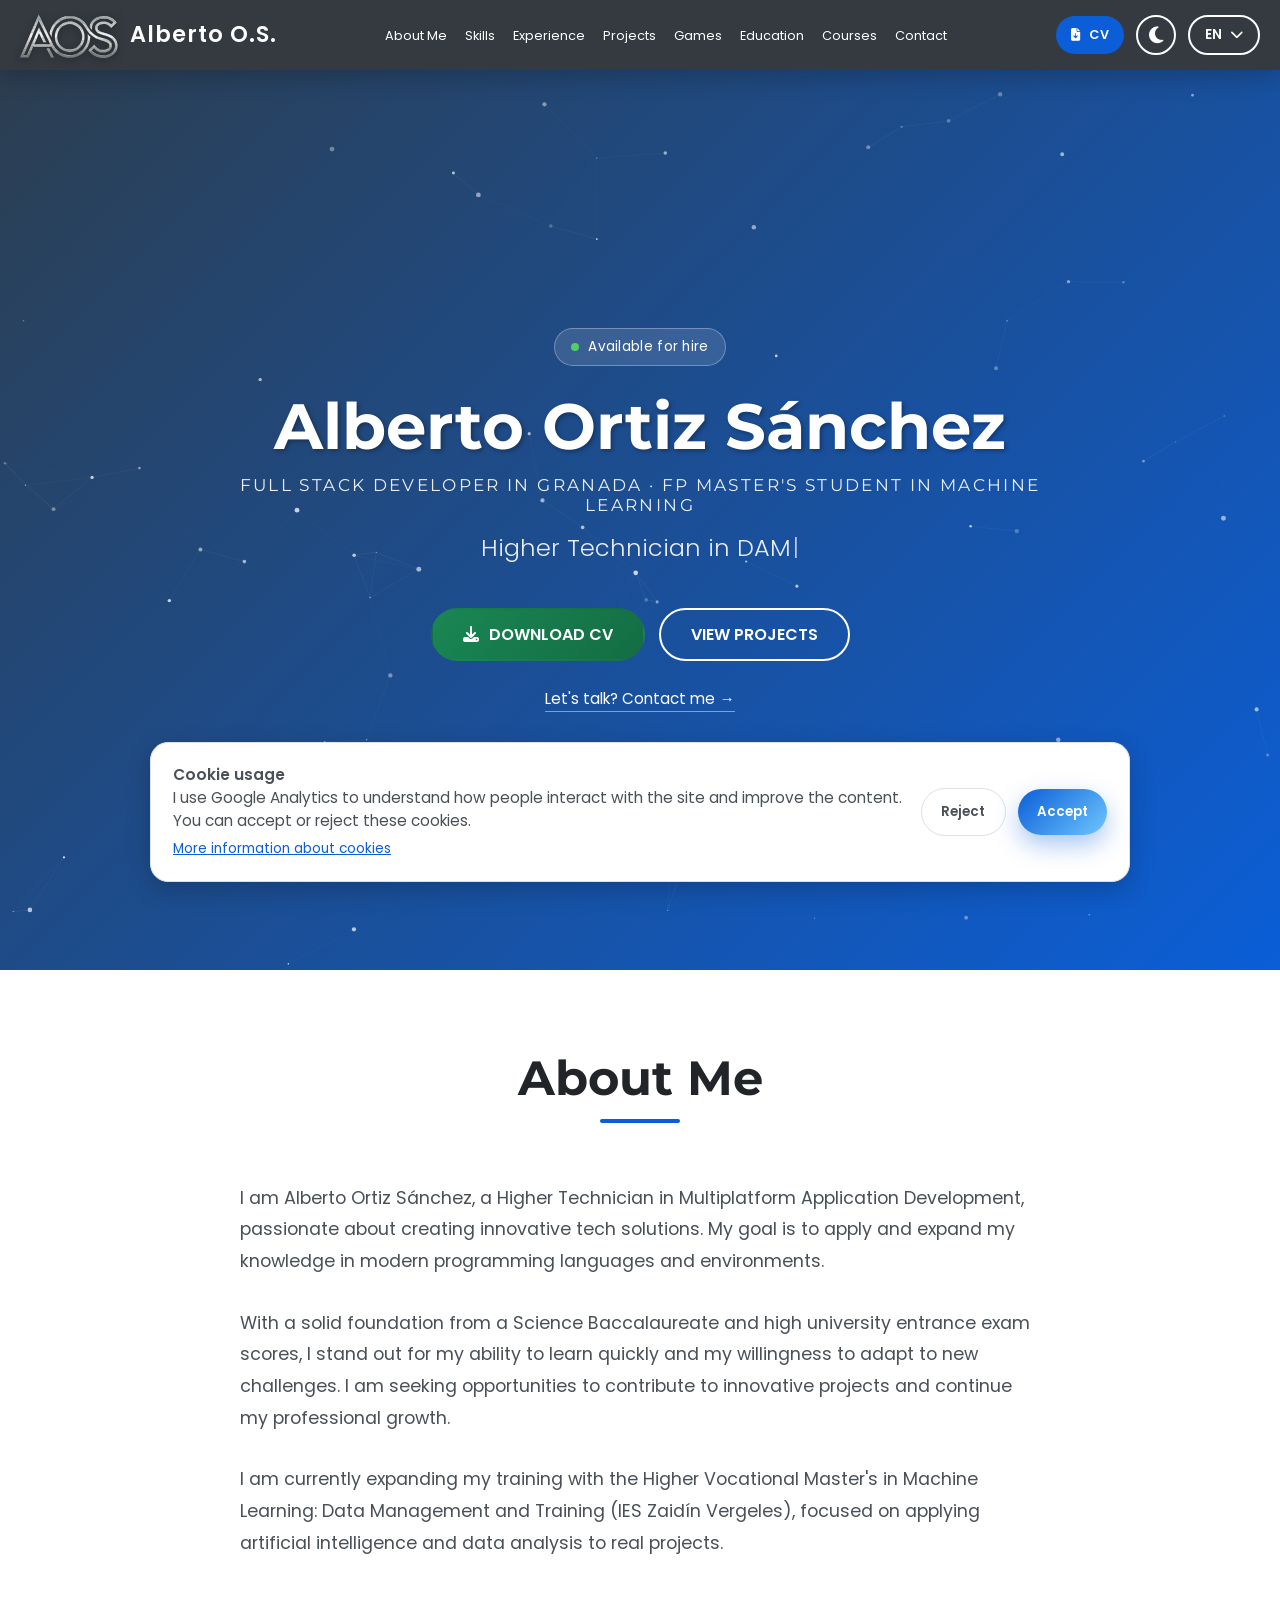
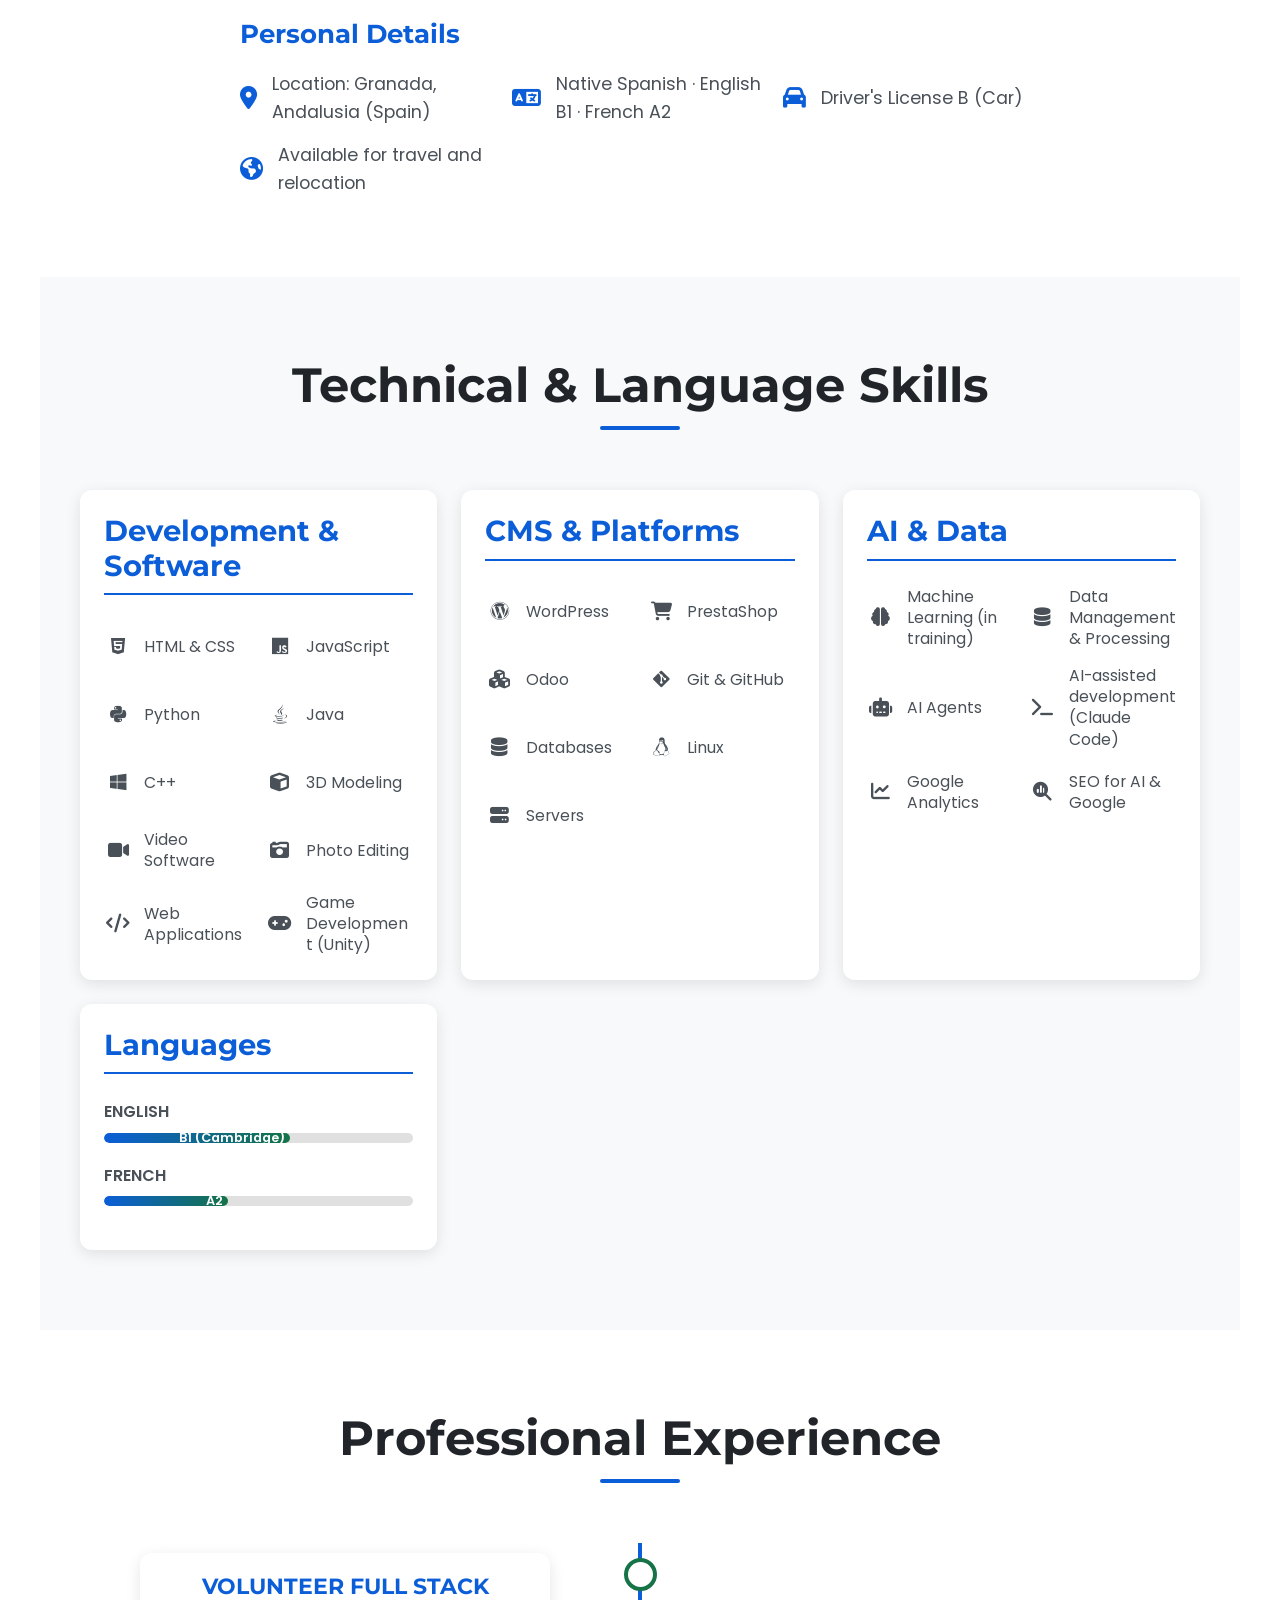
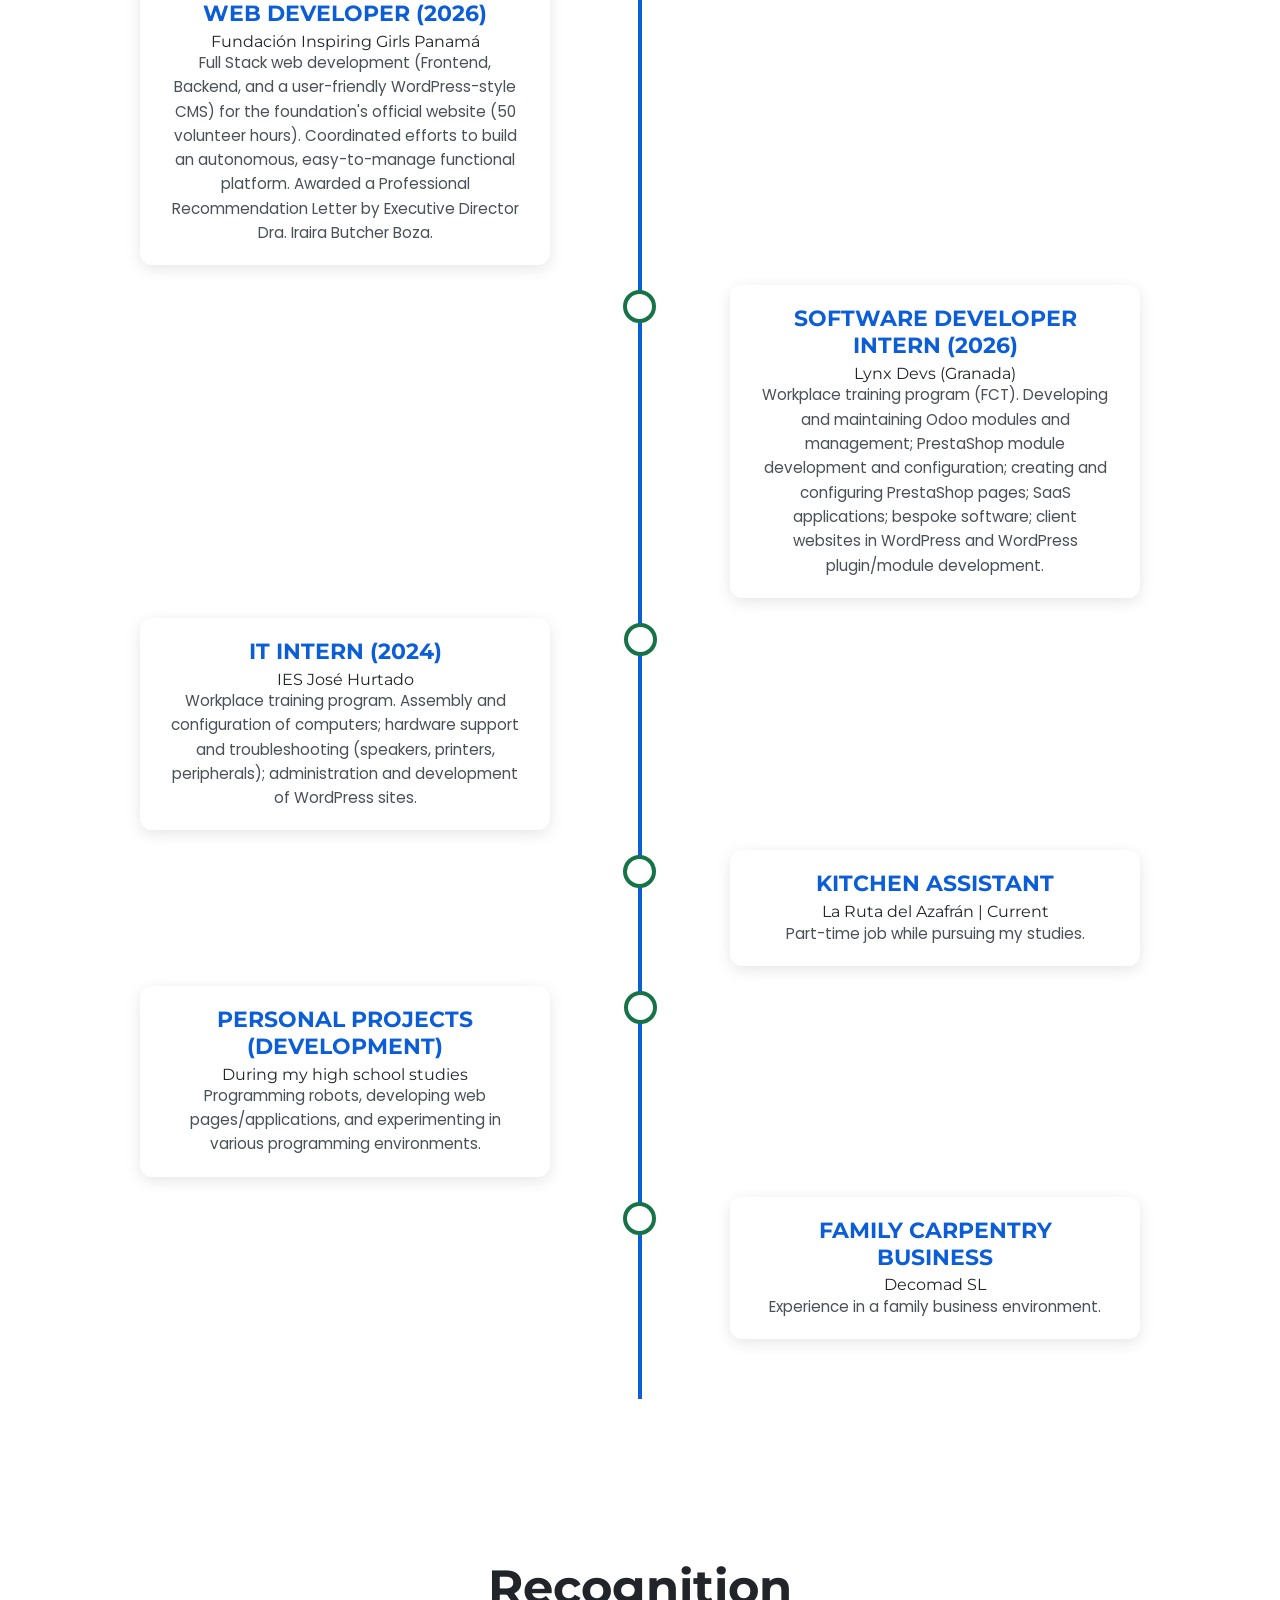
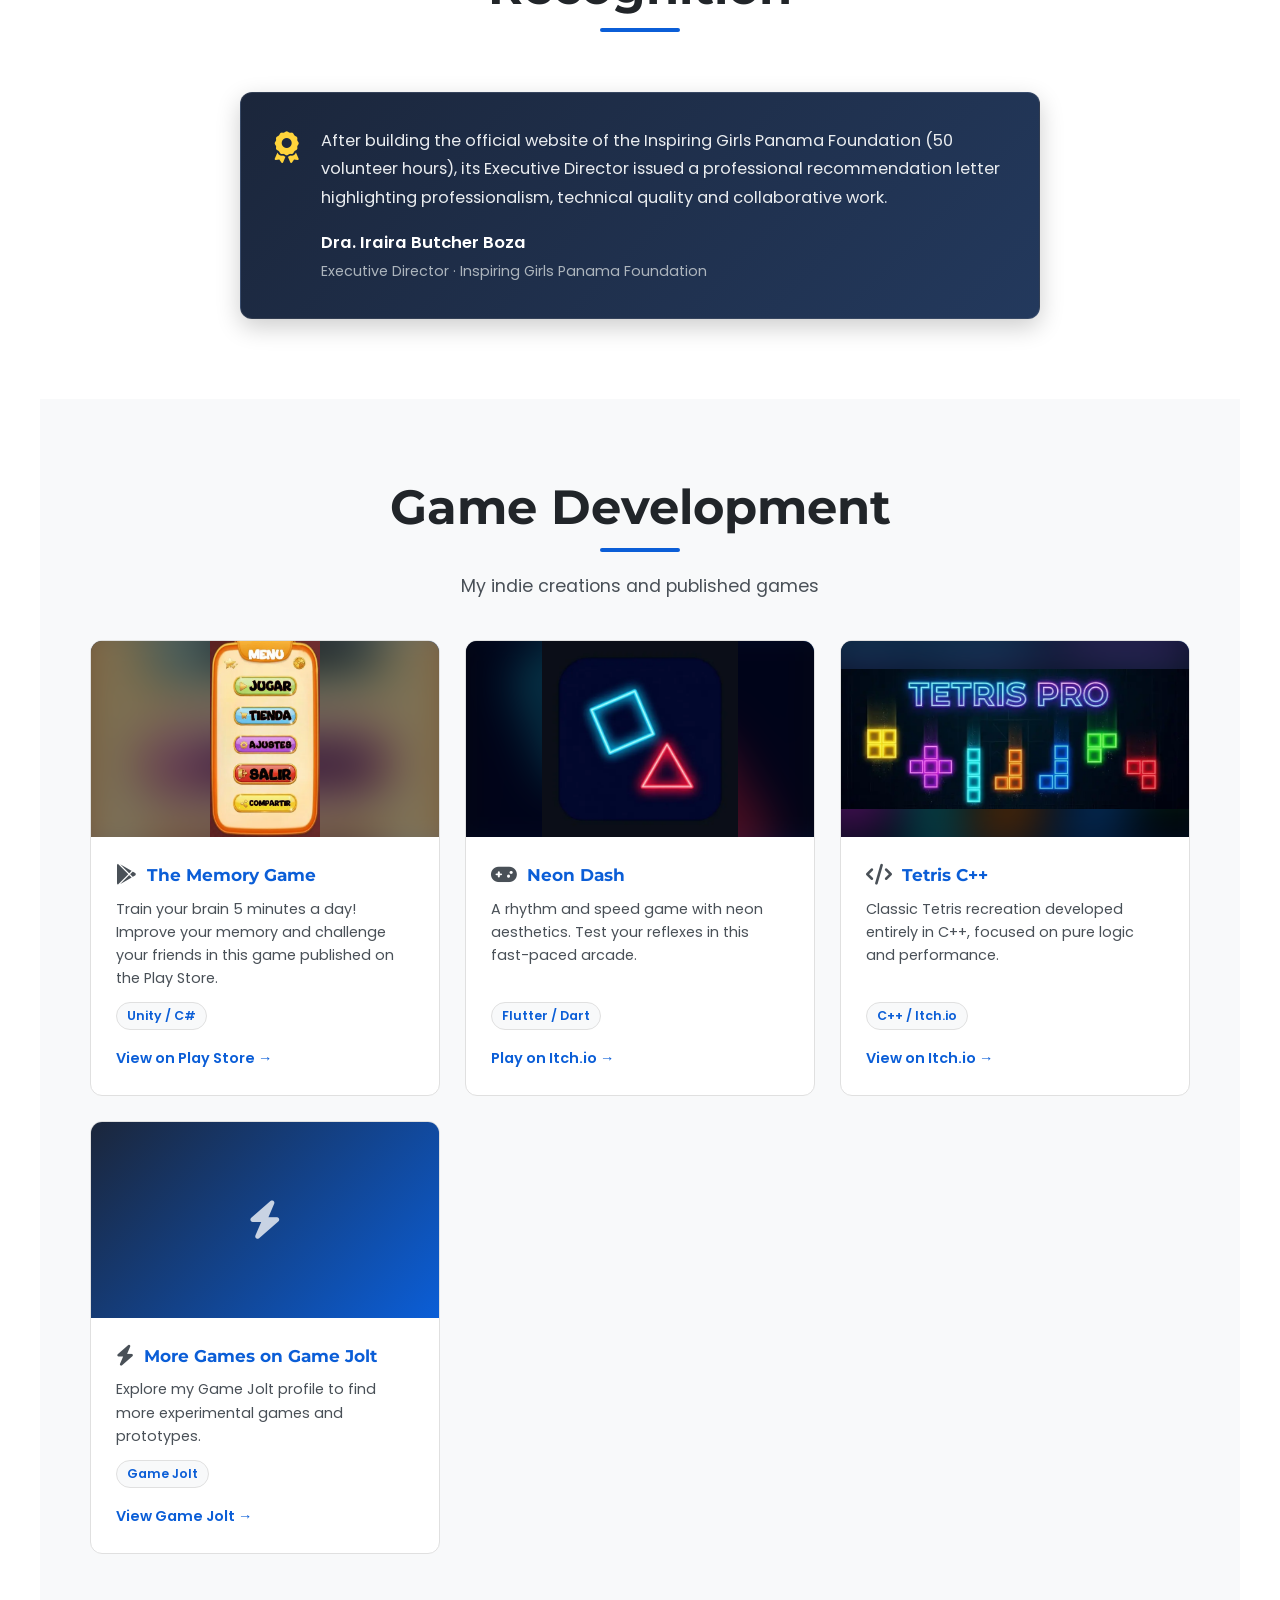
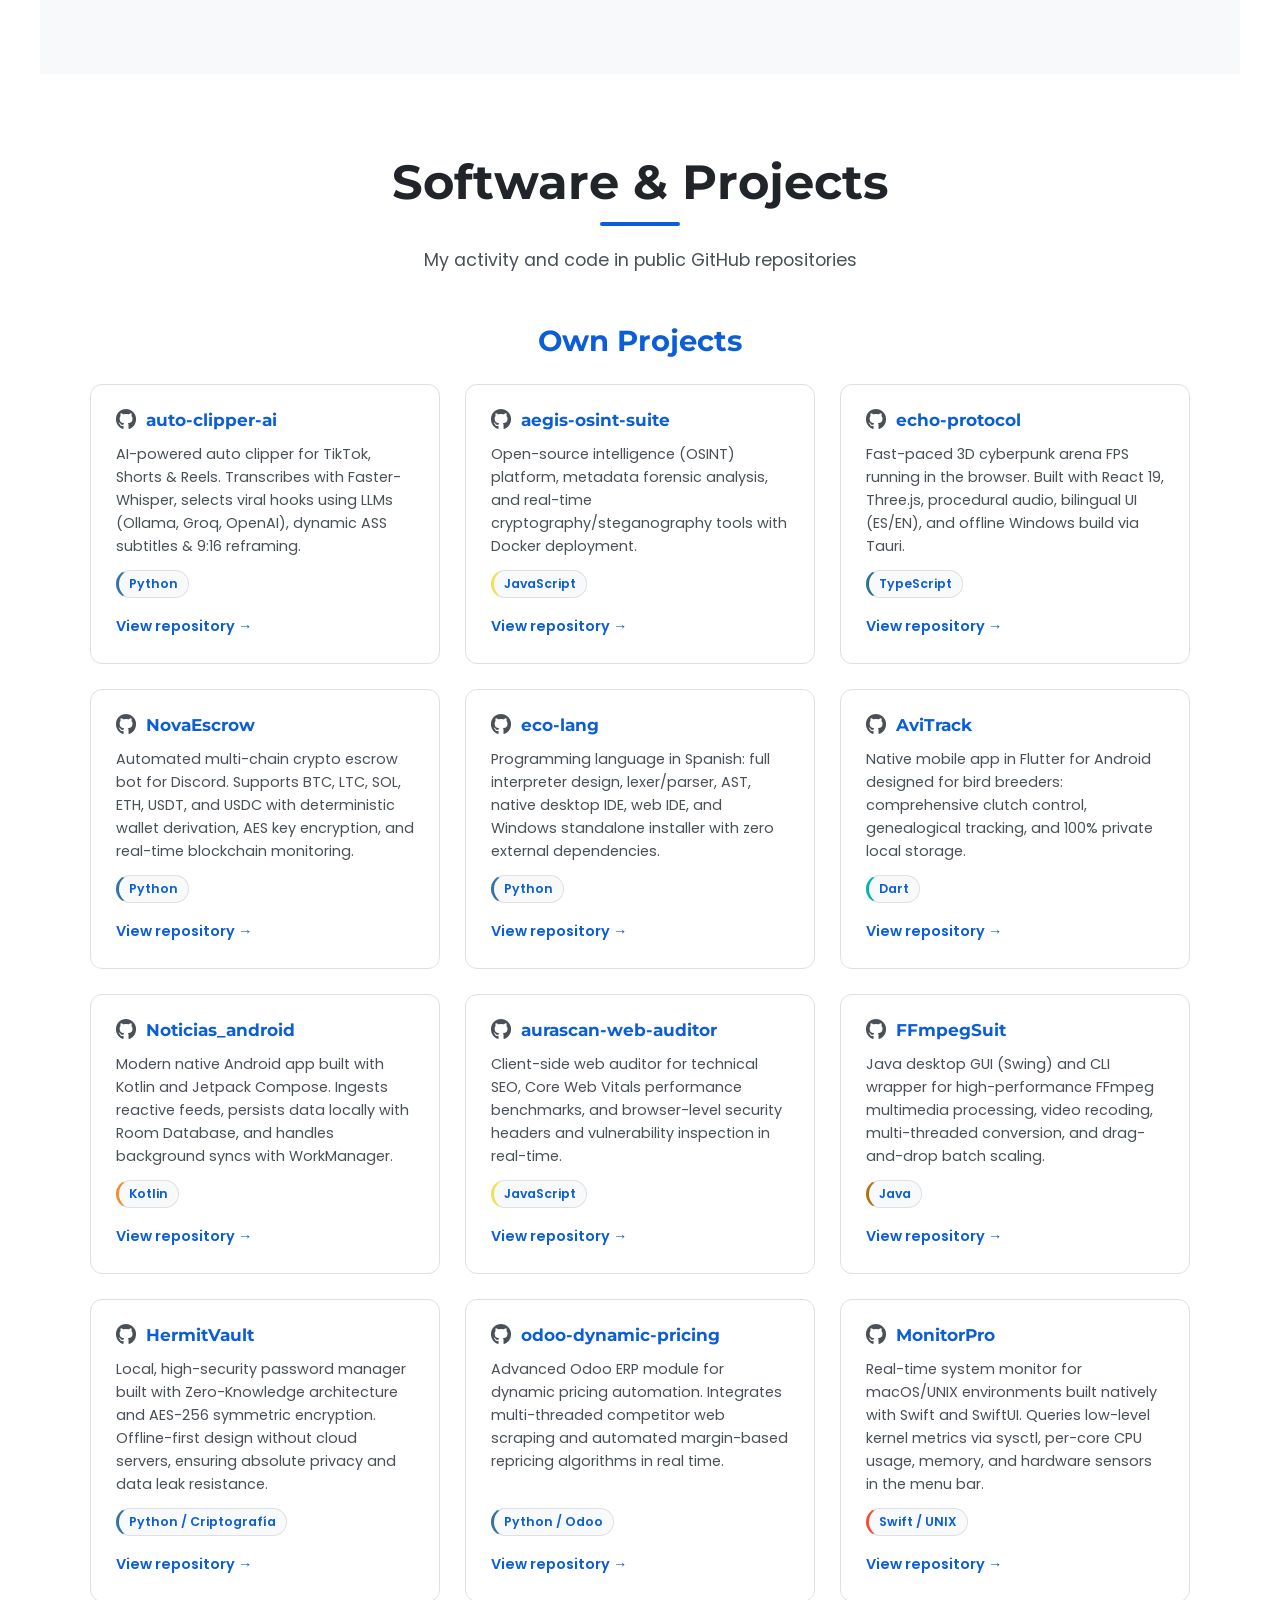
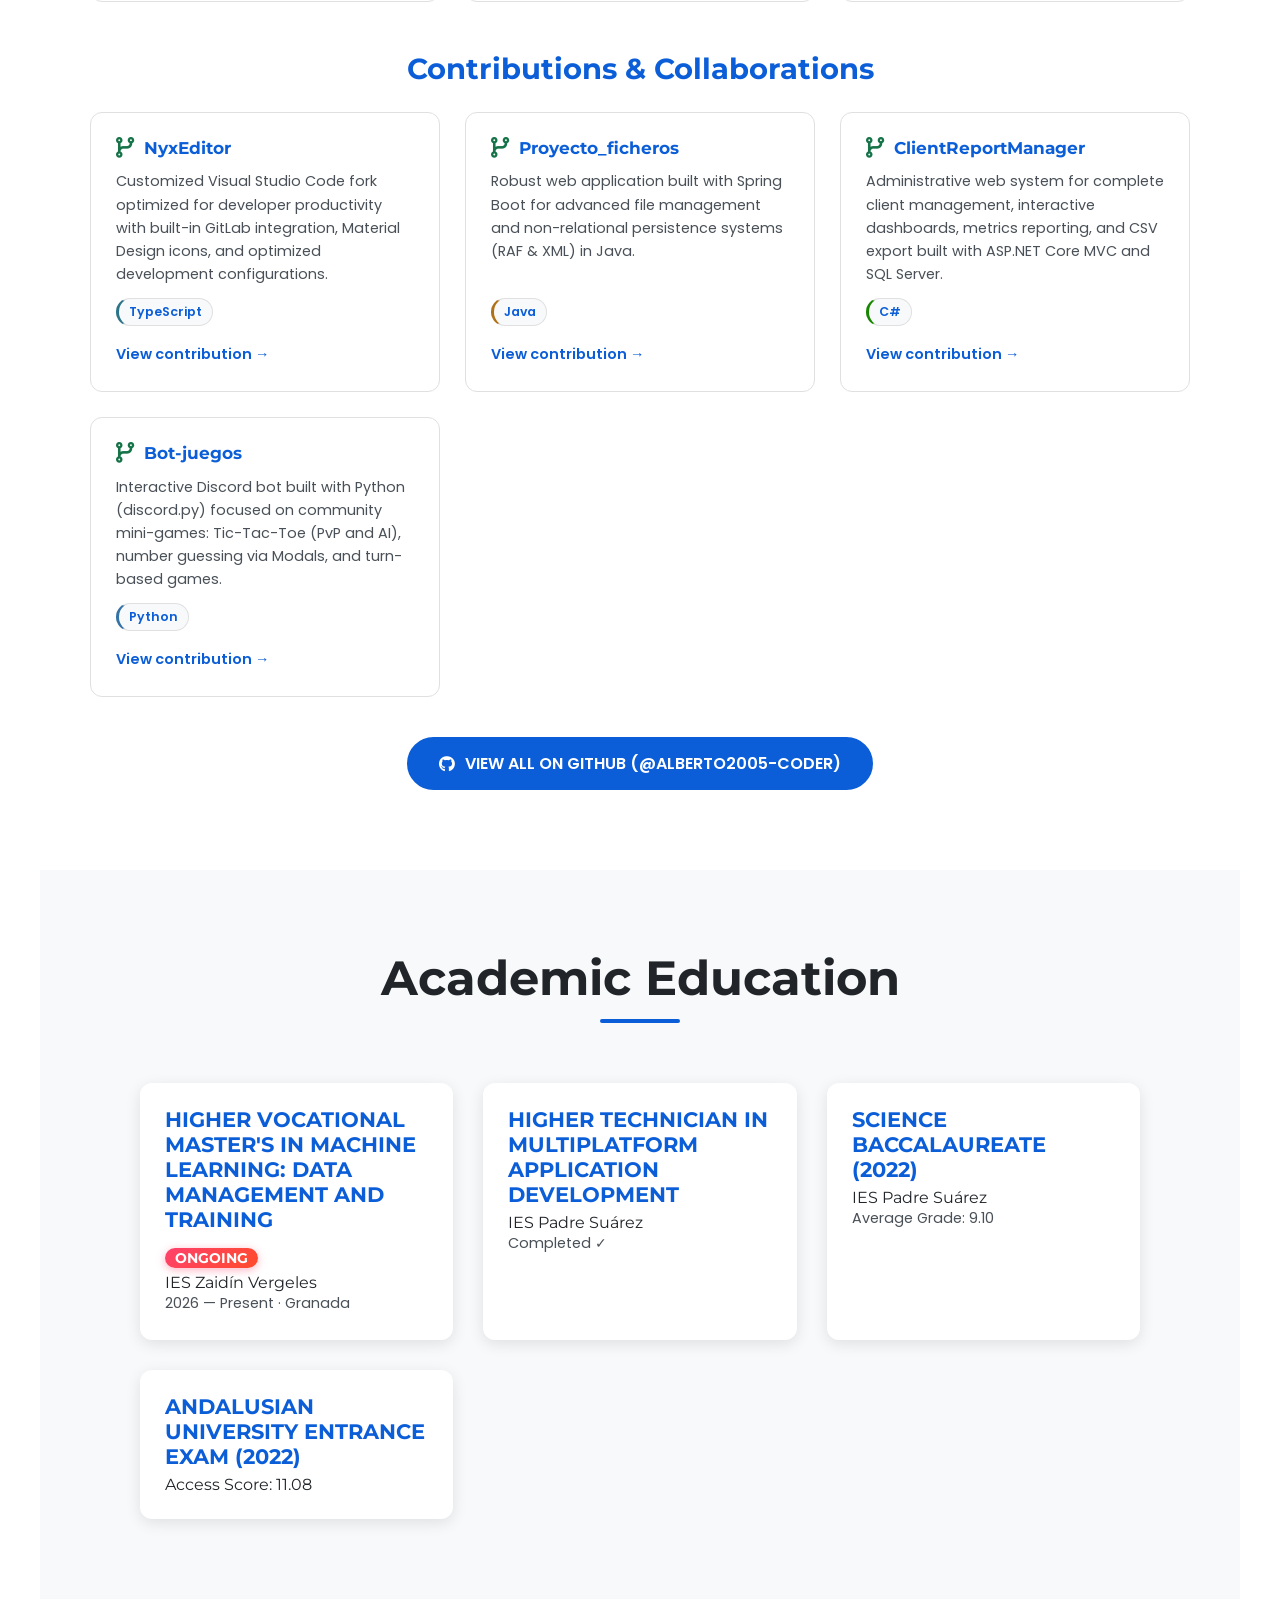
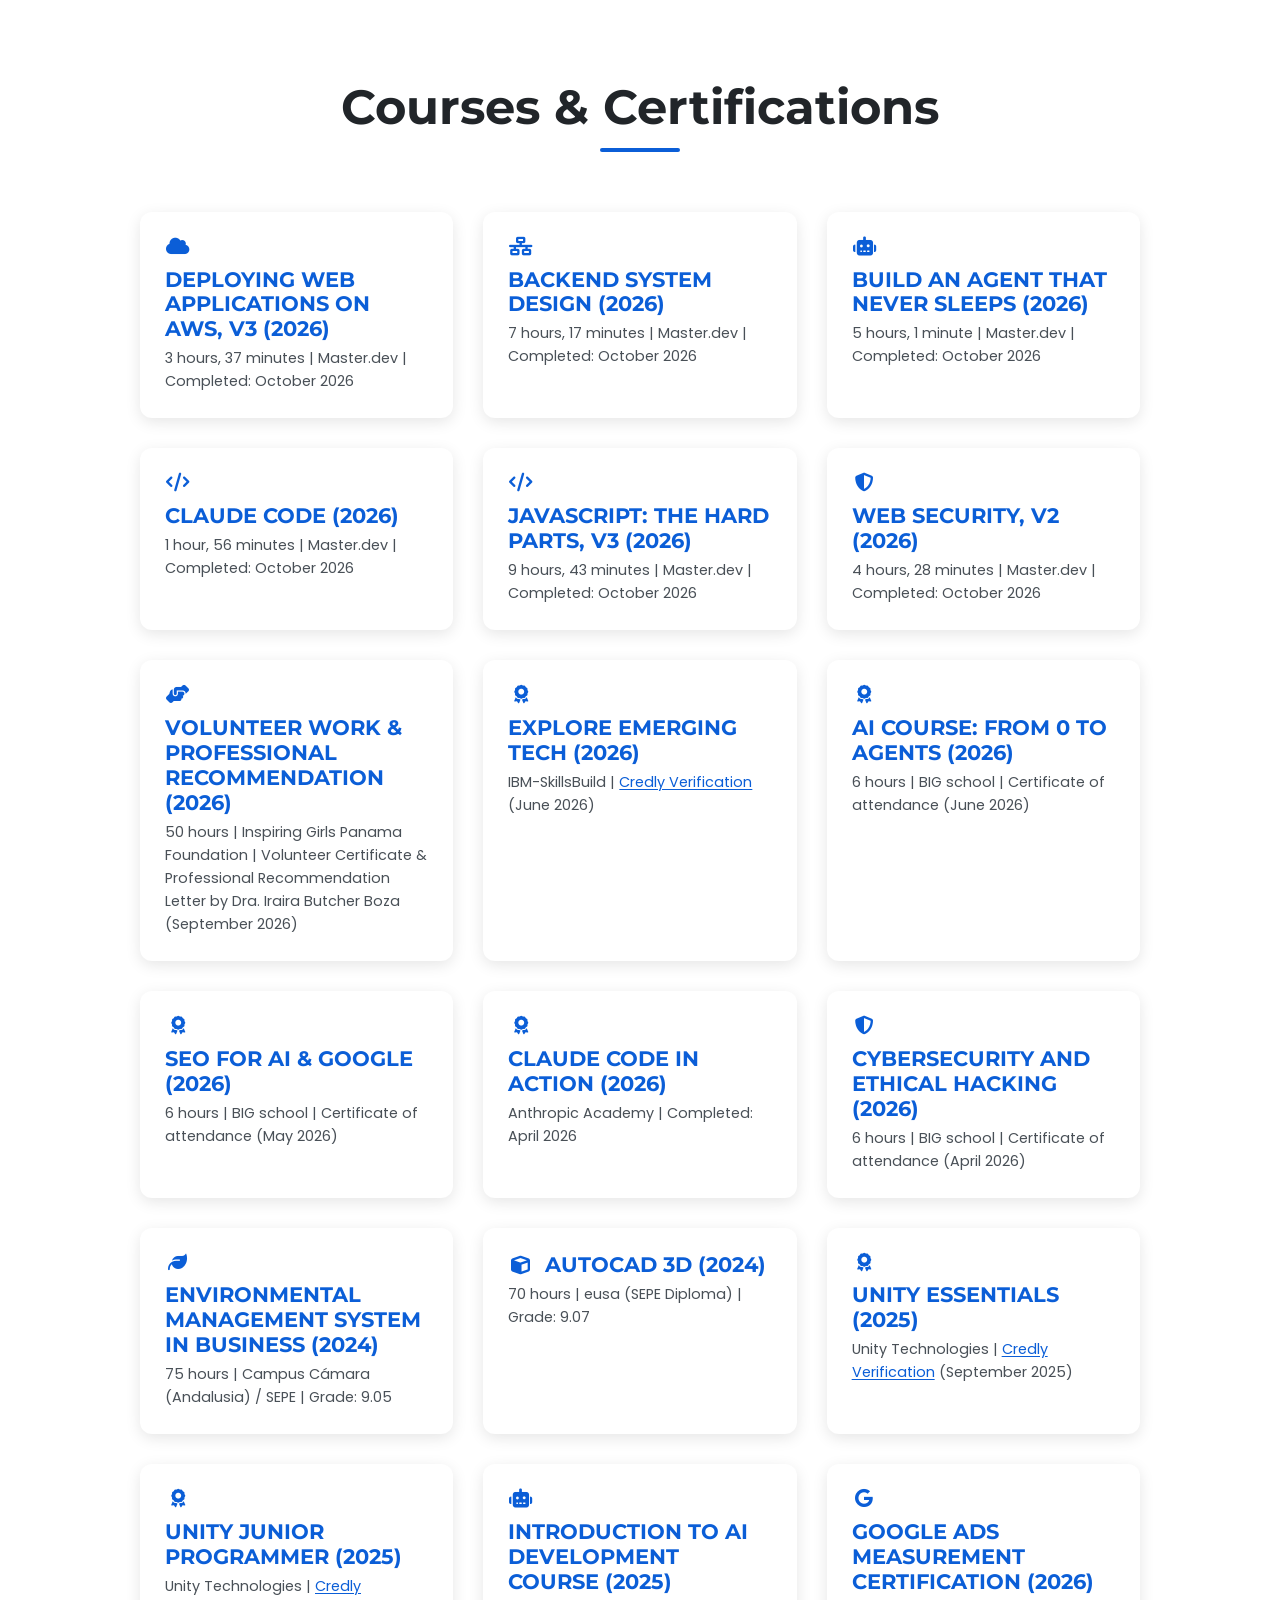
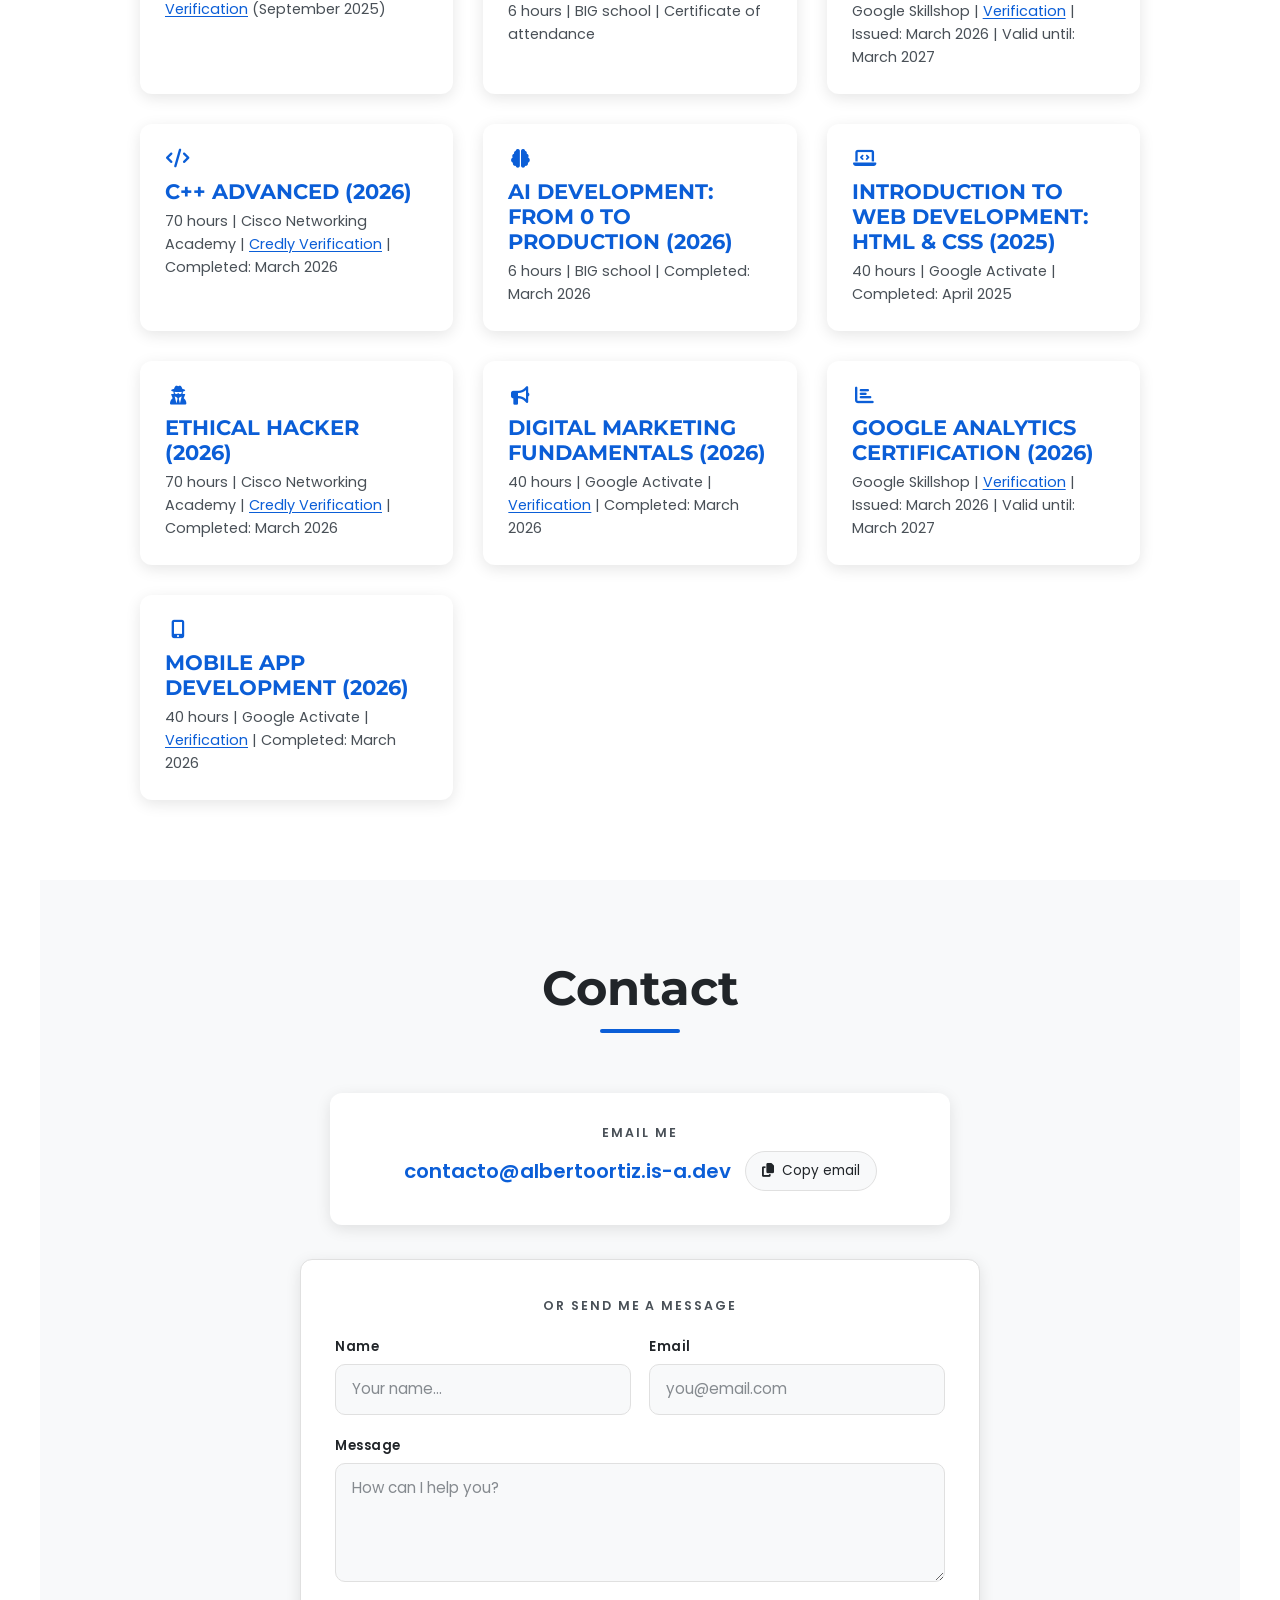
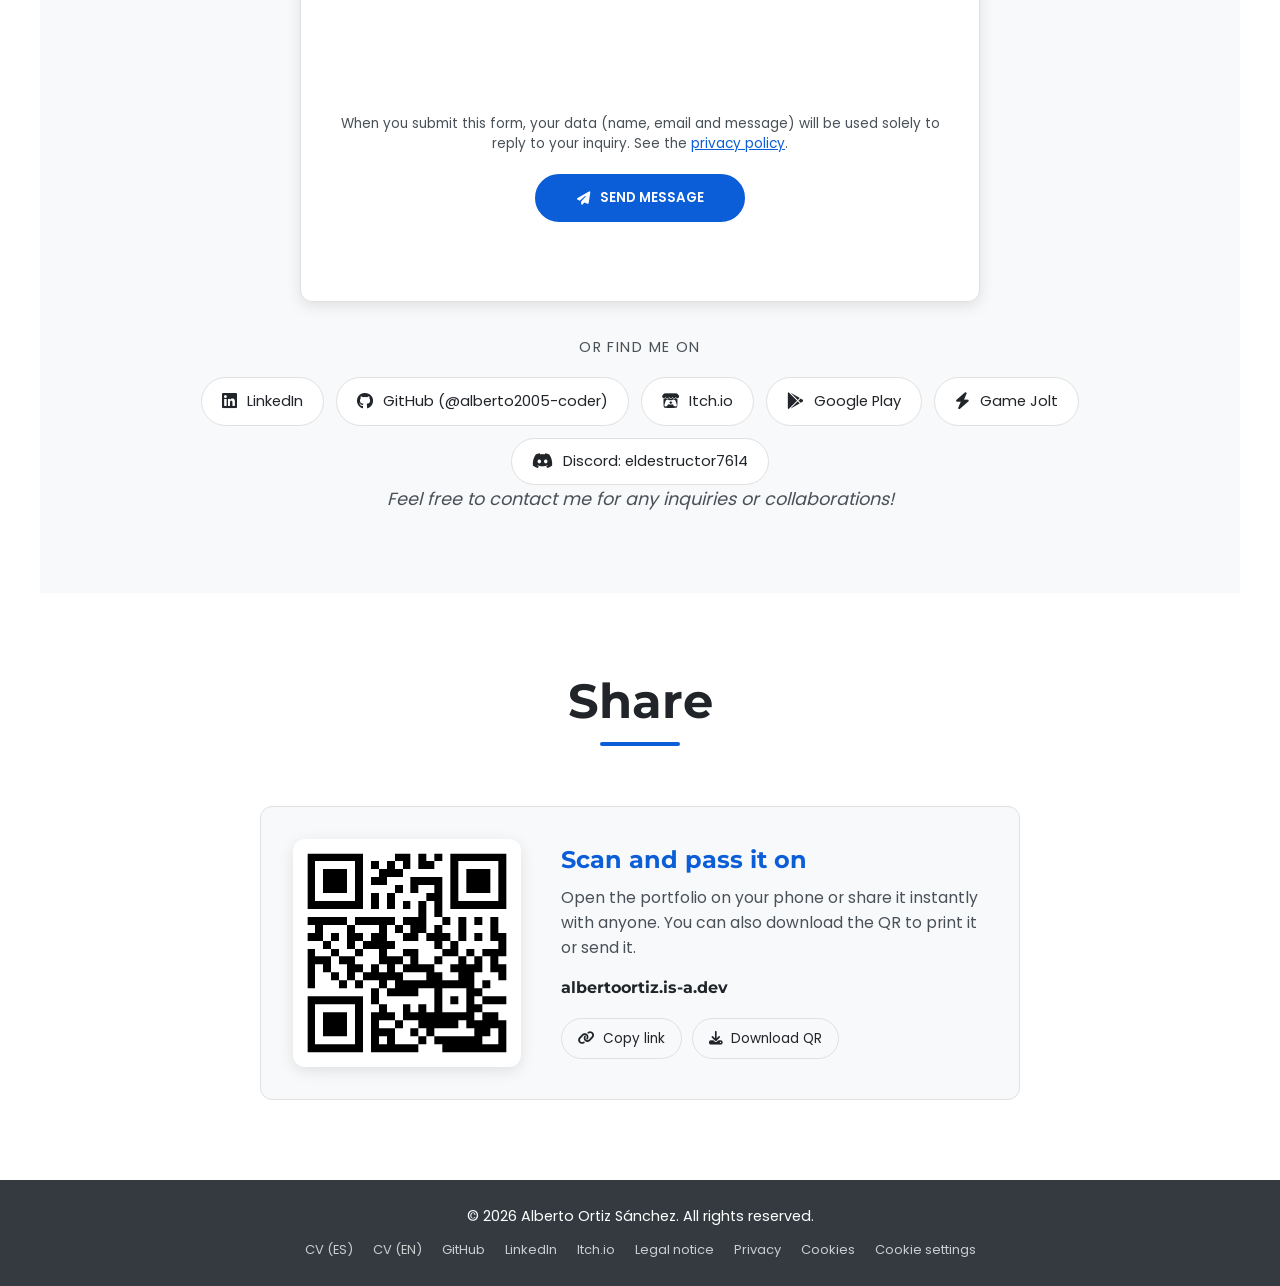
<file: en/index.html>
<!DOCTYPE html>
<!-- ARCHIVO GENERADO por scripts/build_en.py a partir de index.html. No lo edites a mano: modifica index.html y vuelve a ejecutar el script. -->

<html data-static-lang="" lang="en">
<head>
<meta charset="utf-8"/>
<meta content="width=device-width, initial-scale=1.0" name="viewport"/>
<!-- ===== SEGURIDAD BÁSICA ===== -->
<meta http-equiv="Content-Security-Policy"
        content="default-src 'self'; img-src 'self' data: https: blob:; style-src 'self' 'unsafe-inline' https://newassets.hcaptcha.com; font-src 'self' https://newassets.hcaptcha.com; script-src 'self' 'sha256-92wy4WYQWMu1yRSh2jnhgaF96m4x9dvrI1PWnoXbJP4=' 'sha256-doTfcGLIOQJkZaKNTT2pMSgAWpnX1RfeOQXaHJpNNbc=' 'sha256-Sp5DqoabiNTN2zNVejCMRZxbvff+GP0ivaiU7n5+PMQ=' https://www.googletagmanager.com https://web3forms.com https://hcaptcha.com https://js.hcaptcha.com https://newassets.hcaptcha.com; connect-src 'self' https://api.github.com https://api.web3forms.com https://www.googletagmanager.com https://*.google-analytics.com https://*.analytics.google.com https://*.hcaptcha.com; media-src 'self'; manifest-src 'self'; object-src 'none'; base-uri 'self'; form-action 'self' https://api.web3forms.com; frame-src 'self' https://*.hcaptcha.com; upgrade-insecure-requests">
<meta content="strict-origin-when-cross-origin" name="referrer"/>
<!-- Nota: X-Content-Type-Options, Permissions-Policy y frame-ancestors solo funcionan como cabecera HTTP
         (GitHub Pages no permite configurarlas), por eso no se declaran con <meta>. -->
<!-- ===== SEO BÁSICO ===== -->
<title>Alberto Ortiz Sánchez | Full Stack Developer in Granada</title>
<meta content="Full Stack Developer in Granada: custom websites, Odoo, PrestaShop, WordPress, Unity games and AI. Explore projects, experience and CV." name="description"/>
<meta content="Alberto Ortiz Sánchez" name="author"/>
<meta content="index, follow" name="robots"/>
<link href="https://albertoortiz.is-a.dev/en/" rel="canonical"/>
<link href="https://albertoortiz.is-a.dev/" hreflang="es" rel="alternate"/>
<link href="https://albertoortiz.is-a.dev/en/" hreflang="en" rel="alternate"/>
<link href="https://albertoortiz.is-a.dev/" hreflang="x-default" rel="alternate"/>
<link href="https://github.com/alberto2005-coder" rel="me"/>
<link href="https://www.linkedin.com/in/alberto-ortiz-sanchez" rel="me"/>
<link href="/llms.txt" rel="alternate" title="LLM Context Summary" type="text/plain"/>
<link href="/llms-full.txt" rel="alternate" title="Full LLM Context" type="text/plain"/>
<!-- ===== FAVICON ===== -->
<link href="/assets/img/favicon-96x96.png?v=3" rel="icon" sizes="96x96" type="image/png"/>
<link href="/assets/img/favicon.svg?v=3" rel="icon" type="image/svg+xml"/>
<link href="/assets/img/favicon.ico?v=3" rel="shortcut icon"/>
<link href="/assets/img/apple-touch-icon.png?v=3" rel="apple-touch-icon" sizes="180x180"/>
<meta content="Alberto O.S." name="apple-mobile-web-app-title"/>
<meta content="yes" name="apple-mobile-web-app-capable"/>
<meta content="yes" name="mobile-web-app-capable"/>
<link href="/site.webmanifest" rel="manifest"/>
<meta content="#ffffff" media="(prefers-color-scheme: light)" name="theme-color"/>
<meta content="#12121d" media="(prefers-color-scheme: dark)" name="theme-color"/>
<meta content="light dark" name="color-scheme"/>
<!-- ===== OPEN GRAPH (Facebook, WhatsApp, LinkedIn...) ===== -->
<meta content="website" property="og:type"/>
<meta content="https://albertoortiz.is-a.dev/en/" property="og:url"/>
<meta content="Alberto Ortiz Sánchez | Full Stack Developer in Granada" property="og:title"/>
<meta content="Full Stack Developer in Granada: custom websites, Odoo, PrestaShop, WordPress, Unity games and AI. Explore projects, experience and CV." property="og:description"/>
<meta content="https://albertoortiz.is-a.dev/assets/img/og-image-en.png" property="og:image"/>
<meta content="1200" property="og:image:width"/>
<meta content="630" property="og:image:height"/>
<meta content="Alberto Ortiz Sánchez | Full Stack Developer" property="og:image:alt"/>
<meta content="en_US" property="og:locale"/>
<meta content="es_ES" property="og:locale:alternate"/>
<meta content="Alberto Ortiz Sánchez" property="og:site_name"/>
<!-- ===== TWITTER CARD ===== -->
<meta content="summary_large_image" name="twitter:card"/>
<meta content="Alberto Ortiz Sánchez | Full Stack Developer in Granada" name="twitter:title"/>
<meta content="Full Stack Developer in Granada: custom websites, Odoo, PrestaShop, WordPress, Unity games and AI. Explore projects, experience and CV." name="twitter:description"/>
<meta content="https://albertoortiz.is-a.dev/assets/img/og-image-en.png" name="twitter:image"/>
<meta content="Alberto Ortiz Sánchez | Full Stack Developer" name="twitter:image:alt"/>
<!-- ===== DATOS ESTRUCTURADOS: NOMBRE DEL SITIO (Google Search) ===== -->
<script type="application/ld+json">
{
  "@context": "https://schema.org",
  "@type": "WebSite",
  "@id": "https://albertoortiz.is-a.dev/#website",
  "inLanguage": [
    "es",
    "en"
  ],
  "publisher": {
    "@id": "https://albertoortiz.is-a.dev/#person"
  },
  "name": "Alberto Ortiz Sánchez",
  "alternateName": [
    "Alberto O.S. Portfolio",
    "Alberto Ortiz",
    "albertoortiz.is-a.dev",
    "alberto2005-coder"
  ],
  "url": "https://albertoortiz.is-a.dev/"
}
    </script>
<!-- ===== DATOS ESTRUCTURADOS: PERFIL (Schema.org) ===== -->
<script type="application/ld+json">
{
  "@context": "https://schema.org",
  "@type": "Person",
  "@id": "https://albertoortiz.is-a.dev/#person",
  "name": "Alberto Ortiz Sánchez",
  "alternateName": [
    "alberto2005-coder",
    "alberto-coder2005"
  ],
  "jobTitle": "Full Stack Developer · Higher Technician in Multiplatform Application Development (DAM)",
  "description": "Full Stack Developer in Granada specialised in web development, Odoo, PrestaShop, WordPress, Unity games and artificial intelligence.",
  "url": "https://albertoortiz.is-a.dev/",
  "image": {
    "@type": "ImageObject",
    "url": "https://albertoortiz.is-a.dev/assets/img/icon-512.png",
    "width": 512,
    "height": 512
  },
  "gender": "Male",
  "email": "contacto@albertoortiz.is-a.dev",
  "nationality": {
    "@type": "Country",
    "name": "Spain"
  },
  "address": {
    "@type": "PostalAddress",
    "addressLocality": "Granada",
    "addressRegion": "Andalucía",
    "addressCountry": "ES"
  },
  "knowsLanguage": [
    {
      "@type": "Language",
      "name": "Spanish",
      "alternateName": "es"
    },
    {
      "@type": "Language",
      "name": "English",
      "alternateName": "en"
    },
    {
      "@type": "Language",
      "name": "French",
      "alternateName": "fr"
    }
  ],
  "alumniOf": [
    {
      "@type": "EducationalOrganization",
      "name": "IES Zaidín Vergeles",
      "description": "Vocational Master's in Machine Learning: Data Management and Training"
    },
    {
      "@type": "EducationalOrganization",
      "name": "IES Padre Suárez",
      "description": "Higher Technician in Multiplatform Application Development (DAM) and Science Baccalaureate"
    }
  ],
  "hasCredential": [
    {
      "@type": "EducationalOccupationalCredential",
      "name": "Higher Technician in Multiplatform Application Development"
    },
    {
      "@type": "EducationalOccupationalCredential",
      "name": "IBM Explore Emerging Tech"
    },
    {
      "@type": "EducationalOccupationalCredential",
      "name": "Google Analytics Certification"
    },
    {
      "@type": "EducationalOccupationalCredential",
      "name": "Ethical Hacker",
      "recognizedBy": {
        "@type": "Organization",
        "name": "Cisco Networking Academy"
      },
      "url": "https://www.credly.com/badges/cbbc40dd-e7c8-4a72-bcbb-d0f4eae5fac7/public_url",
      "dateCreated": "2026-03"
    },
    {
      "@type": "EducationalOccupationalCredential",
      "name": "C++ Advanced",
      "recognizedBy": {
        "@type": "Organization",
        "name": "Cisco Networking Academy"
      },
      "url": "https://www.credly.com/badges/fe838dbd-dc8d-4795-befd-1ff16d6648d5/public_url",
      "dateCreated": "2026-03"
    },
    {
      "@type": "EducationalOccupationalCredential",
      "name": "Unity Junior Programmer",
      "recognizedBy": {
        "@type": "Organization",
        "name": "Unity Technologies"
      },
      "url": "https://www.credly.com/badges/48be8870-9d4e-439f-ab88-239d94d8c008/public_url",
      "dateCreated": "2025-09"
    },
    {
      "@type": "EducationalOccupationalCredential",
      "name": "Backend System Design",
      "recognizedBy": {
        "@type": "Organization",
        "name": "Master.dev"
      },
      "dateCreated": "2026-10"
    },
    {
      "@type": "EducationalOccupationalCredential",
      "name": "JavaScript: The Hard Parts, v3",
      "recognizedBy": {
        "@type": "Organization",
        "name": "Master.dev"
      },
      "dateCreated": "2026-10"
    }
  ],
  "sameAs": [
    "https://www.linkedin.com/in/alberto-ortiz-sanchez",
    "https://github.com/alberto2005-coder",
    "https://alberto-coder2005.itch.io/",
    "https://gamejolt.com/@eldestructor1/games",
    "https://play.google.com/store/apps/details?id=com.grgames.thememorygames"
  ],
  "knowsAbout": [
    "Full Stack Development",
    "Artificial Intelligence",
    "Machine Learning",
    "Game Development",
    "Cybersecurity & OSINT",
    "Ethical Hacking",
    "Cryptography and AES-256 Encryption",
    "Compiler and Interpreter Design",
    "Python (Faster-Whisper, Ollama)",
    "Java (Spring Boot, Swing)",
    "C++",
    "TypeScript (React 19, Three.js, Tauri)",
    "Kotlin & Jetpack Compose",
    "Flutter & Dart",
    "Odoo & PrestaShop ERP",
    "Docker and Application Deployment"
  ],
  "mainEntityOfPage": {
    "@id": "https://albertoortiz.is-a.dev/en/#profilepage"
  }
}
    </script>
<script type="application/ld+json">
{
  "@context": "https://schema.org",
  "@type": "ProfilePage",
  "@id": "https://albertoortiz.is-a.dev/en/#profilepage",
  "url": "https://albertoortiz.is-a.dev/en/",
  "name": "Alberto Ortiz Sánchez | Full Stack Developer in Granada",
  "inLanguage": "en",
  "dateModified": "2026-11-20T14:41:07+01:00",
  "isPartOf": {
    "@id": "https://albertoortiz.is-a.dev/#website"
  },
  "mainEntity": {
    "@id": "https://albertoortiz.is-a.dev/#person"
  },
  "primaryImageOfPage": {
    "@type": "ImageObject",
    "url": "https://albertoortiz.is-a.dev/assets/img/og-image-en.png",
    "width": 1200,
    "height": 630
  }
}
    </script>
<script type="application/ld+json">
{
  "@context": "https://schema.org",
  "@type": "ItemList",
  "@id": "https://albertoortiz.is-a.dev/#projects-list",
  "name": "Software projects by Alberto Ortiz Sánchez",
  "itemListElement": [
    {
      "@type": "ListItem",
      "position": 1,
      "item": {
        "@type": "SoftwareSourceCode",
        "name": "auto-clipper-ai",
        "codeRepository": "https://github.com/alberto2005-coder/auto-clipper-ai",
        "programmingLanguage": [
          "Python"
        ],
        "author": {
          "@id": "https://albertoortiz.is-a.dev/#person"
        }
      }
    },
    {
      "@type": "ListItem",
      "position": 2,
      "item": {
        "@type": "SoftwareSourceCode",
        "name": "aegis-osint-suite",
        "codeRepository": "https://github.com/alberto2005-coder/aegis-osint-suite",
        "programmingLanguage": [
          "JavaScript",
          "Docker"
        ],
        "author": {
          "@id": "https://albertoortiz.is-a.dev/#person"
        }
      }
    },
    {
      "@type": "ListItem",
      "position": 3,
      "item": {
        "@type": "SoftwareSourceCode",
        "name": "echo-protocol",
        "codeRepository": "https://github.com/alberto2005-coder/echo-protocol",
        "programmingLanguage": [
          "TypeScript",
          "React",
          "Three.js",
          "Tauri"
        ],
        "author": {
          "@id": "https://albertoortiz.is-a.dev/#person"
        }
      }
    },
    {
      "@type": "ListItem",
      "position": 4,
      "item": {
        "@type": "SoftwareSourceCode",
        "name": "NovaEscrow",
        "codeRepository": "https://github.com/alberto2005-coder/NovaEscrow",
        "programmingLanguage": [
          "Python"
        ],
        "author": {
          "@id": "https://albertoortiz.is-a.dev/#person"
        }
      }
    },
    {
      "@type": "ListItem",
      "position": 5,
      "item": {
        "@type": "SoftwareSourceCode",
        "name": "eco-lang",
        "codeRepository": "https://github.com/alberto2005-coder/eco-lang",
        "programmingLanguage": [
          "Python"
        ],
        "author": {
          "@id": "https://albertoortiz.is-a.dev/#person"
        }
      }
    },
    {
      "@type": "ListItem",
      "position": 6,
      "item": {
        "@type": "SoftwareSourceCode",
        "name": "AviTrack",
        "codeRepository": "https://github.com/alberto2005-coder/AviTrack",
        "programmingLanguage": [
          "Dart",
          "Flutter"
        ],
        "author": {
          "@id": "https://albertoortiz.is-a.dev/#person"
        }
      }
    },
    {
      "@type": "ListItem",
      "position": 7,
      "item": {
        "@type": "SoftwareSourceCode",
        "name": "Noticias_android",
        "codeRepository": "https://github.com/alberto2005-coder/Noticias_android",
        "programmingLanguage": [
          "Kotlin",
          "Jetpack Compose"
        ],
        "author": {
          "@id": "https://albertoortiz.is-a.dev/#person"
        }
      }
    },
    {
      "@type": "ListItem",
      "position": 8,
      "item": {
        "@type": "SoftwareSourceCode",
        "name": "aurascan-web-auditor",
        "codeRepository": "https://github.com/alberto2005-coder/aurascan-web-auditor",
        "programmingLanguage": [
          "JavaScript"
        ],
        "author": {
          "@id": "https://albertoortiz.is-a.dev/#person"
        }
      }
    },
    {
      "@type": "ListItem",
      "position": 9,
      "item": {
        "@type": "SoftwareSourceCode",
        "name": "FFmpegSuit",
        "codeRepository": "https://github.com/alberto2005-coder/ffmpeg",
        "programmingLanguage": [
          "Java",
          "Swing"
        ],
        "author": {
          "@id": "https://albertoortiz.is-a.dev/#person"
        }
      }
    },
    {
      "@type": "ListItem",
      "position": 10,
      "item": {
        "@type": "SoftwareSourceCode",
        "name": "HermitVault",
        "codeRepository": "https://github.com/alberto2005-coder/HermitVault",
        "programmingLanguage": [
          "Python"
        ],
        "author": {
          "@id": "https://albertoortiz.is-a.dev/#person"
        }
      }
    },
    {
      "@type": "ListItem",
      "position": 11,
      "item": {
        "@type": "SoftwareSourceCode",
        "name": "odoo-dynamic-pricing",
        "codeRepository": "https://github.com/alberto2005-coder/odoo-dynamic-pricing",
        "programmingLanguage": [
          "Python",
          "Odoo"
        ],
        "author": {
          "@id": "https://albertoortiz.is-a.dev/#person"
        }
      }
    },
    {
      "@type": "ListItem",
      "position": 12,
      "item": {
        "@type": "SoftwareSourceCode",
        "name": "MonitorPro",
        "codeRepository": "https://github.com/alberto2005-coder/MonitorPro",
        "programmingLanguage": [
          "Swift",
          "SwiftUI"
        ],
        "author": {
          "@id": "https://albertoortiz.is-a.dev/#person"
        }
      }
    }
  ]
}
    </script>
<!-- ===== ESTILOS Y FUENTES ===== -->
<style>
        /* ⚠️ CSS PRINCIPAL INCRUSTADO (performance): copia exacta de assets/css/style.css.
           Se incrusta aquí para eliminar la petición bloqueante del render.
           Si editas assets/css/style.css, sincroniza este bloque (verify-site.js lo comprueba). */
/* Fuentes autoalojadas (antes Google Fonts): sin peticiones a terceros ni transferencia de IP */
@font-face { font-family: 'Montserrat'; font-style: normal; font-weight: 300; font-display: swap; src: url('/assets/fonts/montserrat-latin-300-normal.woff2') format('woff2'); unicode-range: U+0000-00FF,U+0131,U+0152-0153,U+02BB-02BC,U+02C6,U+02DA,U+02DC,U+0304,U+0308,U+0329,U+2000-206F,U+20AC,U+2122,U+2191,U+2193,U+2212,U+2215,U+FEFF,U+FFFD; }
@font-face { font-family: 'Montserrat'; font-style: normal; font-weight: 400; font-display: swap; src: url('/assets/fonts/montserrat-latin-400-normal.woff2') format('woff2'); unicode-range: U+0000-00FF,U+0131,U+0152-0153,U+02BB-02BC,U+02C6,U+02DA,U+02DC,U+0304,U+0308,U+0329,U+2000-206F,U+20AC,U+2122,U+2191,U+2193,U+2212,U+2215,U+FEFF,U+FFFD; }
@font-face { font-family: 'Montserrat'; font-style: normal; font-weight: 700; font-display: swap; src: url('/assets/fonts/montserrat-latin-700-normal.woff2') format('woff2'); unicode-range: U+0000-00FF,U+0131,U+0152-0153,U+02BB-02BC,U+02C6,U+02DA,U+02DC,U+0304,U+0308,U+0329,U+2000-206F,U+20AC,U+2122,U+2191,U+2193,U+2212,U+2215,U+FEFF,U+FFFD; }
@font-face { font-family: 'Poppins'; font-style: normal; font-weight: 300; font-display: swap; src: url('/assets/fonts/poppins-latin-300-normal.woff2') format('woff2'); unicode-range: U+0000-00FF,U+0131,U+0152-0153,U+02BB-02BC,U+02C6,U+02DA,U+02DC,U+0304,U+0308,U+0329,U+2000-206F,U+20AC,U+2122,U+2191,U+2193,U+2212,U+2215,U+FEFF,U+FFFD; }
@font-face { font-family: 'Poppins'; font-style: normal; font-weight: 400; font-display: swap; src: url('/assets/fonts/poppins-latin-400-normal.woff2') format('woff2'); unicode-range: U+0000-00FF,U+0131,U+0152-0153,U+02BB-02BC,U+02C6,U+02DA,U+02DC,U+0304,U+0308,U+0329,U+2000-206F,U+20AC,U+2122,U+2191,U+2193,U+2212,U+2215,U+FEFF,U+FFFD; }
@font-face { font-family: 'Poppins'; font-style: normal; font-weight: 600; font-display: swap; src: url('/assets/fonts/poppins-latin-600-normal.woff2') format('woff2'); unicode-range: U+0000-00FF,U+0131,U+0152-0153,U+02BB-02BC,U+02C6,U+02DA,U+02DC,U+0304,U+0308,U+0329,U+2000-206F,U+20AC,U+2122,U+2191,U+2193,U+2212,U+2215,U+FEFF,U+FFFD; }
/* Anti-clickjacking: si la web se carga dentro de un iframe ajeno, no se muestra (GitHub Pages no permite X-Frame-Options) */
html.is-framed body { display: none !important; }

:root {
    --primary-color: #0b5ed7;
    --on-primary: #ffffff;
    --secondary-color: #2c3e50;
    --accent-color: #157347;
    --bg-light: #f8f9fa;
    --bg-main: #ffffff;
    --text-color: #495057;
    --heading-color: #212529;
    --border-color: #e0e0e0;
    --border-radius: 12px;
    --shadow-light: 0 4px 15px rgba(0, 0, 0, 0.1);
    --shadow-dark: 0 8px 25px rgba(0, 0, 0, 0.2);
    --nav-bg: #343a40;
}

body[data-theme="dark"] {
    --primary-color: #4dabf7;
    --on-primary: #0b1220;
    --secondary-color: #e9ecef;
    --accent-color: #51cf66;
    --bg-light: #1c1c27;
    --bg-main: #12121d;
    --text-color: #adb5bd;
    --heading-color: #ffffff;
    --border-color: #495057;
    --shadow-light: 0 4px 15px rgba(0, 0, 0, 0.2);
    --shadow-dark: 0 8px 25px rgba(0, 0, 0, 0.4);
    --nav-bg: #12121d;
}

* {
    box-sizing: border-box;
    margin: 0;
    padding: 0;
}

/* Utilidad genérica: ocultar elementos (p. ej. honeypot antispam) */
.hidden {
    display: none !important;
}

html {
    scroll-behavior: smooth;
}

body {
    font-family: 'Poppins', sans-serif;
    color: var(--text-color);
    line-height: 1.6;
    background-color: var(--bg-main);
    overflow-x: hidden;
    transition: background-color 0.3s ease, color 0.3s ease;
}

h1, h2, h3, h4, h5, h6, .company, .institution {
    font-family: 'Montserrat', sans-serif;
    color: var(--heading-color);
    line-height: 1.2;
    transition: color 0.3s ease;
}

a {
    color: var(--primary-color);
    text-decoration: none;
    transition: color 0.3s ease;
}

a:hover {
    color: var(--accent-color);
}

ul {
    list-style: none;
}

.cookie-consent {
    position: fixed;
    left: 0;
    right: 0;
    bottom: 18px;
    z-index: 2000;
    padding: 0 18px;
    pointer-events: none;
}

.cookie-panel {
    max-width: 980px;
    margin: 0 auto;
    padding: 20px 22px;
    display: flex;
    align-items: center;
    justify-content: space-between;
    gap: 18px;
    background: var(--bg-main);
    border: 1px solid var(--border-color);
    border-radius: 18px;
    box-shadow: var(--shadow-dark);
    backdrop-filter: blur(10px);
    pointer-events: auto;
}

.cookie-copy {
    flex: 1 1 auto;
}

.cookie-title {
    margin: 0 0 6px;
    font-size: clamp(1.1rem, 1.5vw, 1.5rem);
    color: var(--heading-color);
    font-weight: 700;
}

.cookie-copy p {
    margin: 0;
    color: var(--text-color);
    font-size: 0.96rem;
    line-height: 1.5;
}

.cookie-actions {
    display: flex;
    align-items: center;
    gap: 12px;
    flex-shrink: 0;
}

.cookie-btn {
    border: none;
    border-radius: 999px;
    padding: 0.8rem 1.2rem;
    font-weight: 600;
    cursor: pointer;
    transition: transform 0.2s ease, opacity 0.2s ease, box-shadow 0.2s ease;
    font-family: 'Poppins', sans-serif;
}

.cookie-btn:hover {
    transform: translateY(-1px);
}

.cookie-btn-primary {
    background: linear-gradient(135deg, var(--primary-color), #6ec6ff);
    color: var(--on-primary);
    box-shadow: 0 10px 25px rgba(11, 94, 215, 0.35);
}

.cookie-btn-secondary {
    background: transparent;
    color: var(--text-color);
    border: 1px solid var(--border-color);
}

.cookie-consent.is-hidden {
    opacity: 0;
    transform: translateY(8px);
    transition: opacity 0.25s ease, transform 0.25s ease;
}

@media (max-width: 720px) {
    .cookie-consent {
        bottom: 10px;
        padding: 0 10px;
    }

    .cookie-panel {
        flex-direction: column;
        align-items: stretch;
        padding: 18px 16px;
    }

    .cookie-actions {
        width: 100%;
    }

    .cookie-btn {
        flex: 1 1 0;
    }
}

.navbar {
    background-color: var(--nav-bg);
    padding: 15px 40px;
    display: flex;
    justify-content: space-between;
    align-items: center;
    position: sticky;
    top: 0;
    z-index: 1000;
    box-shadow: var(--shadow-dark);
    animation: fadeInDown 1s ease-out;
    transition: background-color 0.3s ease;
}

.nav-brand {
    color: #fff;
    font-size: 1.8em;
    font-weight: 700;
    letter-spacing: 1px;
    display: flex;
    align-items: center;
    gap: 10px;
}

.nav-logo {
    height: 46px;
    width: auto;
    display: block;
    filter: drop-shadow(0 2px 4px rgba(0, 0, 0, 0.35));
    transition: transform 0.3s ease, filter 0.3s ease;
}

.nav-brand:hover .nav-logo {
    transform: translateY(-1px);
    filter: drop-shadow(0 4px 10px rgba(11, 94, 215, 0.55));
}

.nav-toggle {
    display: none;
    background: none;
    border: 2px solid rgba(255, 255, 255, 0.6);
    color: #fff;
    width: 44px;
    height: 44px;
    border-radius: 10px;
    cursor: pointer;
    font-size: 1.15em;
    align-items: center;
    justify-content: center;
    transition: background-color 0.2s ease, border-color 0.2s ease;
}

.nav-toggle:hover,
.nav-toggle[aria-expanded="true"] {
    background-color: rgba(255, 255, 255, 0.12);
    border-color: #fff;
}

.nav-cv-btn {
    display: inline-flex;
    align-items: center;
    gap: 8px;
    padding: 8px 16px;
    border-radius: 999px;
    background: var(--primary-color);
    color: var(--on-primary) !important;
    font-family: 'Poppins', sans-serif;
    font-size: 0.85em;
    font-weight: 600;
    letter-spacing: 0.4px;
    text-transform: uppercase;
    border: 2px solid transparent;
    transition: transform 0.2s ease, box-shadow 0.2s ease, background-color 0.2s ease;
}

.nav-cv-btn:hover {
    transform: translateY(-2px);
    box-shadow: 0 6px 16px rgba(11, 94, 215, 0.45);
    color: var(--on-primary) !important;
}

.nav-links {
    flex-grow: 1;
    text-align: center;
}

.nav-links a {
    color: #fff;
    margin: 0 20px;
    font-weight: 400;
    font-size: 0.95em;
    white-space: nowrap;
    position: relative;
}

.nav-links a::after {
    content: '';
    position: absolute;
    width: 0;
    height: 2px;
    display: block;
    margin-top: 5px;
    right: 0;
    background: var(--primary-color);
    transition: width 0.3s ease;
}

.nav-links a:hover::after {
    width: 100%;
    left: 0;
    background: var(--accent-color);
}

/* --- BOTONES DE ACCIÓN EN NAVBAR --- */
.nav-actions {
    display: flex;
    align-items: center;
    gap: 15px;
}

.theme-btn {
    background: none;
    border: 2px solid #fff;
    color: #fff;
    width: 40px;
    height: 40px;
    border-radius: 50%;
    cursor: pointer;
    font-size: 1.2em;
    display: flex;
    justify-content: center;
    align-items: center;
    transition: all 0.3s ease;
}

.theme-btn:hover {
    background-color: #fff;
    color: var(--nav-bg);
}

.lang-switcher {
    position: relative;
}

.lang-btn {
    background: none;
    border: 2px solid #fff;
    color: #fff;
    padding: 8px 15px;
    border-radius: 20px;
    cursor: pointer;
    font-family: 'Poppins', sans-serif;
    font-weight: 600;
    display: flex;
    align-items: center;
    gap: 8px;
    transition: background-color 0.3s ease;
}

.lang-btn:hover {
    background-color: rgba(255, 255, 255, 0.1);
}

.lang-dropdown {
    display: none;
    position: absolute;
    top: 120%;
    right: 0;
    background-color: var(--bg-main);
    border: 1px solid var(--border-color);
    border-radius: var(--border-radius);
    box-shadow: var(--shadow-dark);
    overflow: hidden;
    z-index: 1001;
}

.lang-dropdown.show {
    display: block;
}

.lang-dropdown a {
    display: block;
    padding: 12px 20px;
    color: var(--heading-color);
    white-space: nowrap;
}

.lang-dropdown a:hover {
    background-color: var(--bg-light);
    color: var(--primary-color);
}

/* --- SECCIÓN HERO --- */
.hero-section {
    min-height: 100vh;
    background: linear-gradient(135deg, var(--secondary-color) 0%, var(--primary-color) 100%);
    display: flex;
    justify-content: center;
    align-items: center;
    text-align: center;
    color: #fff;
    position: relative;
    overflow: hidden;
    transition: background 0.3s ease;
}

body[data-theme="dark"] .hero-section {
    background: linear-gradient(135deg, #12121d 0%, #1c1c27 100%);
}

.hero-content {
    max-width: 800px;
    padding: 40px;
    z-index: 1;
    animation: fadeInUp 1.2s ease-out;
}

.hero-pic {
    width: 200px;
    height: 200px;
    border-radius: 50%;
    border: 6px solid #fff;
    object-fit: cover;
    margin-bottom: 20px;
    box-shadow: var(--shadow-dark);
    animation: zoomIn 1s ease-out;
}

.hero-section h1 {
    font-size: 4em;
    margin-bottom: 10px;
    color: #fff;
    text-shadow: 2px 2px 4px rgba(0,0,0,0.3);
}

.hero-section .tagline {
    font-size: 1.5em;
    font-weight: 300;
    opacity: 0.9;
    margin-bottom: 40px;
}

.hero-actions .btn {
    margin: 0 15px;
}

/* --- BOTONES --- */
.btn {
    display: inline-block;
    padding: 12px 30px;
    border-radius: 50px;
    font-weight: 600;
    text-transform: uppercase;
    transition: all 0.3s ease;
    border: 2px solid transparent;
}

.primary-btn {
    background-color: var(--primary-color);
    color: var(--on-primary);
    border-color: var(--primary-color);
}

.primary-btn:hover {
    background-color: transparent;
    color: var(--primary-color);
    border-color: var(--primary-color);
}

.secondary-btn {
    background-color: transparent;
    color: #fff;
    border-color: #fff;
}

.secondary-btn:hover {
    background-color: #fff;
    color: var(--primary-color);
}

/* --- SECCIONES GENERALES --- */
.section-container {
    padding: 80px 40px;
    max-width: 1200px;
    margin: 0 auto;
    text-align: center;
    position: relative;
    overflow: hidden;
    transition: background-color 0.3s ease;
}

.bg-light {
    background-color: var(--bg-light);
}

.section-title {
    font-size: 3em;
    margin-bottom: 60px;
    color: var(--heading-color);
    position: relative;
    display: inline-block;
    padding-bottom: 15px;
}

.section-title::after {
    content: '';
    position: absolute;
    left: 50%;
    bottom: 0;
    transform: translateX(-50%);
    width: 80px;
    height: 4px;
    background-color: var(--primary-color);
    border-radius: 2px;
}

/* --- SOBRE MÍ --- */
.about-content {
    display: flex;
    flex-direction: column;
    align-items: center;
    gap: 30px;
    max-width: 800px;
    margin: 0 auto;
    text-align: left;
}

.about-content p {
    font-size: 1.1em;
    line-height: 1.8;
}

.personal-details {
    margin-top: 30px;
    width: 100%;
}

.personal-details h3 {
    font-size: 1.6em;
    color: var(--primary-color);
    margin-bottom: 20px;
}

.personal-details ul {
    display: grid;
    grid-template-columns: repeat(auto-fit, minmax(250px, 1fr));
    gap: 15px;
}

.personal-details li {
    font-size: 1.1em;
    display: flex;
    align-items: center;
}

.personal-details li i {
    color: var(--primary-color);
    margin-right: 15px;
    font-size: 1.3em;
}

/* --- HABILIDADES --- */
.skills-grid {
    display: grid;
    grid-template-columns: 1fr;
    gap: 30px;
    text-align: left;
    max-width: 1200px;
    margin: 0 auto;
}

@media (min-width: 577px) {
    .skills-grid { grid-template-columns: repeat(2, minmax(0, 1fr)); }
}

@media (min-width: 980px) {
    .skills-grid { grid-template-columns: repeat(3, minmax(0, 1fr)); }
}

@media (min-width: 1280px) {
    .skills-grid { max-width: 1320px; }
    .skill-category { padding: 28px 24px; }
    .skill-category h3 { font-size: clamp(2rem, 1.6vw, 3rem); }
    .skill-category ul { gap: 18px 16px; }
}

.skill-category {
    background-color: var(--bg-main);
    padding: 30px;
    border-radius: var(--border-radius);
    box-shadow: var(--shadow-light);
    transition: transform 0.3s ease, box-shadow 0.3s ease, background-color 0.3s ease;
    display: flex;
    flex-direction: column;
    min-height: 100%;
}

.skill-category:hover {
    transform: translateY(-10px);
    box-shadow: var(--shadow-dark);
}

.skill-category h3 {
    font-size: 1.8em;
    color: var(--primary-color);
    margin-bottom: 25px;
    border-bottom: 2px solid var(--primary-color);
    padding-bottom: 10px;
}

.skill-category ul {
    display: grid;
    grid-template-columns: repeat(2, minmax(0, 1fr));
    gap: 16px 14px;
    align-items: stretch;
}

.skill-category li {
    font-size: clamp(0.98rem, 1vw, 1.2rem);
    display: flex;
    align-items: center;
    gap: 12px;
    min-height: 52px;
    line-height: 1.35;
    transition: color 0.3s ease;
    width: 100%;
    word-break: break-word;
}

.skill-category li:hover {
    color: var(--primary-color);
}

.skill-category li i {
    flex-shrink: 0;
    width: 1.5em;
    text-align: center;
    font-size: 1.2em;
    transition: color 0.3s ease;
}

.skill-category li:hover i {
    color: var(--primary-color);
}

/* Barras de Progreso de Idiomas */
.language-item {
    margin-bottom: 20px;
}

.language-item p {
    font-weight: 600;
    margin-bottom: 8px;
    display: flex;
    justify-content: space-between;
    align-items: center;
}

.progress-bar-container {
    background-color: var(--border-color);
    height: 10px;
    border-radius: 5px;
    overflow: hidden;
    position: relative;
}

.progress-bar-fill {
    background: linear-gradient(to right, var(--primary-color), var(--accent-color));
    height: 100%;
    border-radius: 5px;
    width: 0%; /* Inicialmente 0% para animación */
    transition: width 1s ease-out;
    position: relative;
}

.progress-bar-fill::after {
    content: attr(data-level);
    position: absolute;
    right: 5px;
    top: 50%;
    transform: translateY(-50%);
    color: white;
    font-size: 0.8em;
    font-weight: 600;
    opacity: 0;
    transition: opacity 0.5s ease;
}

.progress-bar-fill.animated::after {
    opacity: 1;
}

/* --- EXPERIENCIA (TIMELINE) --- */
.timeline {
    position: relative;
    max-width: 1000px;
    margin: 0 auto;
    padding-bottom: 50px;
}

.timeline::after {
    content: '';
    position: absolute;
    width: 4px;
    background-color: var(--primary-color);
    top: 0;
    bottom: 0;
    left: 50%;
    margin-left: -2px;
}

.timeline-item {
    padding: 10px 0;
    position: relative;
    background-color: inherit;
    width: 50%;
}

.timeline-item::after {
    content: '';
    position: absolute;
    width: 25px;
    height: 25px;
    right: -17px;
    background-color: var(--bg-main);
    border: 4px solid var(--accent-color);
    top: 15px;
    border-radius: 50%;
    z-index: 1;
    transition: background-color 0.3s ease;
}

.timeline-item.left {
    left: 0;
    padding-right: 90px;
}

.timeline-item.right {
    left: 50%;
    padding-left: 90px;
}

.timeline-item.right::after {
    left: -17px;
}

.timeline-content {
    padding: 20px 30px;
    background-color: var(--bg-main);
    position: relative;
    border-radius: var(--border-radius);
    box-shadow: var(--shadow-light);
    transition: all 0.3s ease;
}

.timeline-content:hover {
    transform: translateY(-8px);
    box-shadow: var(--shadow-dark);
}

.timeline-content h3 {
    font-size: 1.4em;
    color: var(--primary-color);
    margin-bottom: 5px;
}

.timeline-content .description {
    font-size: 0.95em;
}

/* --- FORMACIÓN & CURSOS --- */
.education-grid, .courses-list {
    display: grid;
    grid-template-columns: repeat(auto-fit, minmax(300px, 1fr));
    gap: 30px;
    max-width: 1000px;
    margin: 0 auto;
    text-align: left;
}

.education-item, .course-item {
    background-color: var(--bg-main);
    padding: 25px;
    border-radius: var(--border-radius);
    box-shadow: var(--shadow-light);
    transition: all 0.3s ease;
}

.education-item:hover, .course-item:hover {
    transform: translateY(-8px);
    box-shadow: var(--shadow-dark);
}

.education-item h3, .course-item h3 {
    font-size: 1.3em;
    color: var(--primary-color);
    margin-bottom: 5px;
    display: flex;
    align-items: center;
    gap: 12px;
    flex-wrap: wrap;
    word-break: break-word;
    overflow-wrap: anywhere;
}

.course-item h3 i {
    font-size: 0.9em;
    min-width: 25px;
    text-align: center;
}

.education-item .date, .course-item .details {
    font-size: 0.9em;
}

/* Accesibilidad: los enlaces dentro de texto no deben distinguirse solo por el color */
.course-item .details a {
    text-decoration: underline;
    text-underline-offset: 2px;
}

.badge-new {
    background: linear-gradient(135deg, #ff416c, #ff4b2b);
    color: white;
    padding: 2px 10px;
    border-radius: 12px;
    font-size: 0.65em;
    font-weight: 700;
    text-transform: uppercase;
    box-shadow: 0 2px 8px rgba(255, 65, 108, 0.4);
    display: inline-flex;
    align-items: center;
    white-space: nowrap;
    flex-shrink: 0;
    align-self: flex-start;
    margin-top: 3px;
}

/* --- CONTACTO --- */
.contact-info-grid {
    display: flex;
    justify-content: center;
    gap: 50px;
    flex-wrap: wrap;
    margin-bottom: 40px;
}

.contact-item {
    text-align: center;
    transition: transform 0.3s ease, color 0.3s ease;
}

.contact-item:hover {
    transform: translateY(-5px);
    color: var(--primary-color);
}

.contact-item i {
    color: var(--primary-color);
    margin-bottom: 15px;
    transition: color 0.3s ease;
}

.contact-item:hover i {
    color: var(--accent-color);
}

.contact-item p {
    font-size: 1.1em;
    font-weight: 600;
}

.footer-note {
    font-size: 1.1em;
    font-style: italic;
}

/* --- FOOTER --- */
footer {
    background-color: var(--nav-bg);
    color: #fff;
    text-align: center;
    padding: 25px 0;
    font-size: 0.9em;
    transition: background-color 0.3s ease;
}

/* --- ANIMACIONES Y RESPONSIVE --- */
@keyframes fadeInDown { from { opacity: 0; transform: translateY(-20px); } to { opacity: 1; transform: translateY(0); } }
@keyframes fadeInUp { from { opacity: 0; transform: translateY(40px); } to { opacity: 1; transform: translateY(0); } }
@keyframes zoomIn { from { opacity: 0; transform: scale(0.8); } to { opacity: 1; transform: scale(1); } }
@keyframes blink { 0%, 100% { opacity: 1; } 50% { opacity: 0; } }
@keyframes pulse-glow { 0%, 100% { box-shadow: 0 0 8px rgba(0,123,255,0.4); } 50% { box-shadow: 0 0 20px rgba(0,123,255,0.9); } }

.animate-on-scroll { opacity: 0; transform: translateY(50px); transition: opacity 0.8s ease-out, transform 0.8s ease-out; }
.animate-on-scroll.is-visible { opacity: 1; transform: translateY(0); }

/* --- BARRA DE PROGRESO DE LECTURA --- */
#read-progress {
    position: fixed;
    top: 0; left: 0;
    height: 3px;
    width: 0%;
    background: linear-gradient(to right, var(--primary-color), var(--accent-color));
    z-index: 9999;
    transition: width 0.1s linear;
}

/* --- PARTÍCULAS (Canvas hero) --- */
#particles-canvas {
    position: absolute;
    top: 0; left: 0;
    width: 100%; height: 100%;
    z-index: 0;
    pointer-events: none;
}

/* --- TYPING CURSOR --- */
.typing-cursor {
    display: inline-block;
    animation: blink 0.8s infinite;
    color: rgba(255,255,255,0.8);
    font-weight: 300;
    margin-left: 2px;
}

/* --- BOTÓN DESCARGAR CV --- */
.cv-btn {
    background: linear-gradient(135deg, #28a745, #20c997);
    color: #fff !important;
    border-color: transparent;
}
.cv-btn:hover {
    background: linear-gradient(135deg, #20c997, #28a745);
    color: #fff !important;
    transform: translateY(-3px);
    box-shadow: 0 8px 20px rgba(40,167,69,0.5);
}

/* --- PROYECTOS GITHUB --- */
.projects-subtitle {
    font-size: 1.1em;
    color: var(--text-color);
    margin-bottom: 40px;
    margin-top: -40px;
}

.subsection-title {
    font-size: 1.8em;
    color: var(--primary-color);
    margin-top: 50px;
    margin-bottom: 25px;
    text-align: center;
    font-family: 'Montserrat', sans-serif;
    font-weight: 700;
}

.projects-grid {
    display: grid;
    grid-template-columns: repeat(auto-fill, minmax(300px, 1fr));
    gap: 25px;
    max-width: 1100px;
    margin: 0 auto 40px;
    text-align: left;
}

.project-card {
    background-color: var(--bg-main);
    border: 1px solid var(--border-color);
    border-radius: 12px;
    padding: 25px;
    display: flex;
    flex-direction: column;
    gap: 12px;
    transition: transform 0.3s ease, box-shadow 0.3s ease, border-color 0.3s ease;
    position: relative;
    overflow: hidden;
}

.project-card::before {
    content: '';
    position: absolute;
    top: 0; left: 0;
    width: 100%; height: 3px;
    background: linear-gradient(to right, var(--primary-color), var(--accent-color));
    transform: scaleX(0);
    transform-origin: left;
    transition: transform 0.3s ease;
}

.project-card:hover::before { transform: scaleX(1); }

.project-card:hover {
    transform: translateY(-8px);
    box-shadow: var(--shadow-dark);
    border-color: var(--primary-color);
}

.project-card-header { display: flex; align-items: center; gap: 10px; }
.project-card-header i { color: var(--text-color); font-size: 1.3em; }

.project-card h3 {
    font-size: 1.05em;
    color: var(--primary-color);
    margin: 0;
    word-break: break-all;
}

.project-card p { font-size: 0.9em; color: var(--text-color); flex-grow: 1; line-height: 1.6; }

.project-card-meta { display: flex; flex-wrap: wrap; gap: 8px; align-items: center; }

.project-lang {
    background-color: var(--bg-light);
    color: var(--primary-color);
    padding: 3px 10px;
    border-radius: 20px;
    font-size: 0.78em;
    font-weight: 600;
    border: 1px solid var(--border-color);
}

.project-lang--python { border-left: 3px solid #3572A5; }
.project-lang--javascript { border-left: 3px solid #f1e05a; }
.project-lang--typescript { border-left: 3px solid #2b7489; }
.project-lang--dart { border-left: 3px solid #00B4AB; }
.project-lang--kotlin { border-left: 3px solid #F18E33; }
.project-lang--java { border-left: 3px solid #b07219; }
.project-lang--csharp { border-left: 3px solid #178600; }
.project-lang--swift { border-left: 3px solid #F05138; }

.project-card-header .project-branch-icon { color: var(--accent-color); }

.project-stars { font-size: 0.85em; color: var(--text-color); }

.project-card-link {
    display: inline-flex;
    align-items: center;
    gap: 6px;
    color: var(--primary-color);
    font-weight: 600;
    font-size: 0.9em;
    margin-top: 5px;
    transition: gap 0.2s ease, color 0.2s ease;
}
.project-card-link:hover { gap: 12px; color: var(--accent-color); }

.projects-loading {
    grid-column: 1 / -1;
    text-align: center;
    padding: 60px;
    color: var(--text-color);
    display: flex;
    flex-direction: column;
    align-items: center;
    gap: 15px;
}

.projects-footer { text-align: center; margin-top: 10px; }

.github-all-btn { display: inline-flex; align-items: center; gap: 10px; }

@media (max-width: 992px) {
    .nav-links { display: none; }
    .nav-brand { flex-grow: 1; text-align: left; }
    .hero-section h1 { font-size: 3em; }
    .section-title { font-size: 2.5em; }
    .timeline::after { left: 20px; }
    .timeline-item { width: 100%; padding-left: 50px; padding-right: 10px; }
    .timeline-item.left { padding-right: 10px; }
    .timeline-item::after { left: 13px; }
    .timeline-item.right { left: 0%; padding-left: 50px; }
    .timeline-content { text-align: left; }
    .timeline-content h3 { font-size: 1.1em; }
    .education-grid, .courses-list { grid-template-columns: 1fr; }
}

@media (max-width: 480px) {
    .timeline-item { padding-left: 38px; padding-right: 8px; }
    .timeline-item.left { padding-right: 8px; }
    .timeline::after { left: 14px; }
    .timeline-item::after { left: 7px; width: 20px; height: 20px; }
    .timeline-content { padding: 16px 18px; }
    .timeline-content h3 { font-size: 1em; }
    .section-container { padding: 50px 14px; }
}

@media (max-width: 576px) {
    .hero-section h1 { font-size: 2.2em; }
    .hero-actions { flex-direction: column; align-items: center; }
    .btn { width: 80%; margin: 10px auto; }
    .section-container { padding: 60px 20px; }
    .section-title { font-size: 2em; }
    .personal-details ul { grid-template-columns: 1fr; }
    .projects-grid { grid-template-columns: 1fr; }
}
/* =========================================================
   MEJORAS 2026: navegación móvil, CV, tarjetas y a11y
   ========================================================= */

/* --- Accesibilidad base --- */
.skip-link {
    position: fixed;
    top: 10px;
    left: 10px;
    z-index: 10000;
    padding: 10px 18px;
    border-radius: 8px;
    background: var(--primary-color);
    color: var(--on-primary);
    font-weight: 600;
    transform: translateY(-160%);
    transition: transform 0.2s ease;
}

.skip-link:focus {
    transform: translateY(0);
    color: var(--on-primary);
}

a:focus-visible,
button:focus-visible {
    outline: 3px solid var(--primary-color);
    outline-offset: 3px;
    border-radius: 4px;
}

@media (prefers-reduced-motion: reduce) {
    html { scroll-behavior: auto; }
    *, *::before, *::after {
        animation-duration: 0.001ms !important;
        animation-iteration-count: 1 !important;
        transition-duration: 0.001ms !important;
    }
}

html { scroll-padding-top: 90px; }
section[id] { scroll-margin-top: 90px; }

/* --- Hero: badge, rol y CTA --- */
.hero-content { max-width: 900px; }

.status-badge {
    display: inline-flex;
    align-items: center;
    gap: 9px;
    padding: 7px 16px;
    margin-bottom: 22px;
    border-radius: 999px;
    background: rgba(255, 255, 255, 0.12);
    border: 1px solid rgba(255, 255, 255, 0.3);
    backdrop-filter: blur(4px);
    color: #fff;
    font-size: 0.85em;
    font-weight: 500;
    letter-spacing: 0.3px;
}

.status-dot {
    width: 8px;
    height: 8px;
    border-radius: 50%;
    background: #51cf66;
    box-shadow: 0 0 0 0 rgba(81, 207, 102, 0.7);
    animation: pulse-glow 2s infinite;
}

.hero-role {
    font-size: 1.05em;
    font-weight: 500;
    letter-spacing: 0.14em;
    text-transform: uppercase;
    color: #fff; /* sobre el degradado azul del hero; antes heredaba el gris oscuro de los h2 (contraste insuficiente en tema claro) */
    opacity: 0.9;
    margin-top: 0;
    margin-bottom: 14px;
}

/* SEO: el rol va dentro del H1 (nombre + "Desarrollador Full Stack en Granada"), con el mismo aspecto que antes */
.hero-section h1 { margin-bottom: 14px; }
.hero-section h1 .hero-name { display: block; }
.hero-section h1 .hero-role {
    display: block;
    font-size: 1.05rem;
    line-height: 1.2;
    text-shadow: none;
    margin: 10px 0 0;
}
@media (max-width: 576px) {
    .hero-section h1 .hero-role { font-size: 0.85rem; letter-spacing: 0.1em; }
}

.hero-contact {
    margin-top: 26px;
    font-size: 0.95em;
}

.hero-contact a {
    color: #fff;
    border-bottom: 1px solid rgba(255, 255, 255, 0.45);
    padding-bottom: 2px;
}

.hero-contact a:hover { color: #fff; border-color: #fff; }

.hero-actions {
    display: flex;
    flex-wrap: wrap;
    gap: 14px;
    justify-content: center;
}

.hero-actions .btn { margin: 0; }

/* --- Botón CV (contraste AA) --- */
.cv-btn {
    display: inline-flex;
    align-items: center;
    gap: 10px;
    background: linear-gradient(135deg, #198754, #146c43);
    color: #ffffff !important;
    border-color: transparent;
}

.cv-btn:hover {
    background: linear-gradient(135deg, #20c997, #157347);
    color: #06281c !important;
    transform: translateY(-3px);
    box-shadow: 0 8px 20px rgba(20, 108, 67, 0.45);
}

/* --- Tarjetas de proyecto con imagen --- */
.project-media {
    position: relative;
    margin: -25px -25px 16px;
    aspect-ratio: 16 / 9;
    overflow: hidden;
    background: linear-gradient(135deg, #1b263b 0%, #0b5ed7 100%);
    isolation: isolate;
}

.project-media-bg {
    position: absolute;
    inset: -24px;
    z-index: 0;
    width: calc(100% + 48px);
    height: calc(100% + 48px);
    object-fit: cover;
    filter: blur(22px) brightness(0.5) saturate(1.15);
    transform: scale(1.12);
}

.project-media-main {
    position: absolute;
    inset: 0;
    z-index: 2;
    width: 100%;
    height: 100%;
    object-fit: contain;
    display: block;
}

.project-media--empty { background: linear-gradient(135deg, #1b263b 0%, #0b5ed7 100%); }

.project-media-main.is-missing { display: none; }

.project-media-fallback {
    position: absolute;
    inset: 0;
    z-index: 1;
    display: grid;
    place-items: center;
    color: rgba(255, 255, 255, 0.85);
    font-size: 2.4em;
    opacity: 0.9;
}

/* --- Reconocimiento --- */
.recommendation-card {
    display: flex;
    gap: 22px;
    align-items: flex-start;
    max-width: 800px;
    margin: 0 auto;
    padding: 34px;
    text-align: left;
    border-radius: var(--border-radius);
    background: linear-gradient(135deg, #1b263b 0%, #23395d 100%);
    border: 1px solid rgba(255, 255, 255, 0.1);
    box-shadow: var(--shadow-dark);
    color: #e9ecef;
}

.recommendation-icon {
    font-size: 2em;
    color: #ffd43b;
    flex-shrink: 0;
    margin-top: 4px;
}

.recommendation-body p {
    font-size: 1.02em;
    line-height: 1.75;
}

.recommendation-author {
    margin-top: 16px;
    display: flex;
    flex-direction: column;
    gap: 2px;
}

.recommendation-author strong { color: #fff; font-size: 1.02em; }
.recommendation-author span { font-size: 0.88em; color: #adb5bd; }

/* --- Contacto --- */
.contact-card {
    max-width: 620px;
    margin: 0 auto 34px;
    padding: 30px;
    border-radius: var(--border-radius);
    background: var(--bg-main);
    box-shadow: var(--shadow-light);
}

.contact-label {
    text-transform: uppercase;
    letter-spacing: 0.16em;
    font-size: 0.78em;
    font-weight: 600;
    color: var(--text-color);
    margin-bottom: 8px;
}

.contact-email-row {
    display: flex;
    flex-wrap: wrap;
    align-items: center;
    justify-content: center;
    gap: 10px 14px;
    margin-bottom: 4px;
}

.contact-email {
    display: inline-block;
    font-size: 1.25em;
    font-weight: 600;
    color: var(--primary-color);
    word-break: break-all;
    overflow-wrap: anywhere;
    max-width: 100%;
}

.copy-btn,
.contact-social-btn {
    display: inline-flex;
    align-items: center;
    gap: 8px;
    padding: 9px 16px;
    border-radius: 999px;
    border: 1px solid var(--border-color);
    background: var(--bg-light);
    color: var(--heading-color);
    font-family: 'Poppins', sans-serif;
    font-size: 0.85em;
    font-weight: 500;
    cursor: pointer;
    transition: background-color 0.2s ease, border-color 0.2s ease, color 0.2s ease;
}

.copy-btn:hover,
.contact-social-btn:hover {
    border-color: var(--primary-color);
    color: var(--primary-color);
}

.copy-btn.is-copied {
    background: #d1e7dd;
    border-color: #198754;
    color: #0f5132;
}

.contact-socials-title {
    margin-bottom: 18px;
    font-size: 0.9em;
    letter-spacing: 0.1em;
    text-transform: uppercase;
    color: var(--text-color);
}

.contact-socials {
    display: flex;
    flex-wrap: wrap;
    justify-content: center;
    gap: 12px;
}

.contact-socials a,
.contact-socials .contact-social-btn {
    display: inline-flex;
    align-items: center;
    gap: 10px;
    padding: 12px 20px;
    border-radius: 999px;
    border: 1px solid var(--border-color);
    background: var(--bg-main);
    color: var(--heading-color);
    font-size: 0.92em;
    font-weight: 500;
    transition: transform 0.2s ease, border-color 0.2s ease, color 0.2s ease, box-shadow 0.2s ease;
}

.contact-socials a:hover,
.contact-socials .contact-social-btn:hover {
    transform: translateY(-3px);
    border-color: var(--primary-color);
    color: var(--primary-color);
    box-shadow: var(--shadow-light);
}

.contact-socials i { font-size: 1.15em; }

/* --- Formulario de contacto --- */
.contact-form-card {
    max-width: 620px;
    margin: 0 auto 34px;
    padding: 30px;
    border-radius: var(--border-radius);
    background: var(--bg-main);
    border: 1px solid var(--border-color);
    box-shadow: var(--shadow-light);
    text-align: left;
}

.contact-form-card .contact-label {
    text-align: center;
    margin-bottom: 20px;
}

.contact-form {
    display: flex;
    flex-direction: column;
    gap: 18px;
}

.form-group {
    display: flex;
    flex-direction: column;
    gap: 7px;
}

.form-group label {
    font-size: 0.82em;
    font-weight: 600;
    letter-spacing: 0.04em;
    color: var(--heading-color);
}

.form-group input,
.form-group textarea {
    width: 100%;
    padding: 12px 14px;
    border: 1px solid var(--border-color);
    border-radius: 10px;
    background: var(--bg-light);
    color: var(--heading-color);
    font-family: 'Poppins', sans-serif;
    font-size: 0.95em;
    line-height: 1.5;
    transition: border-color 0.2s ease, box-shadow 0.2s ease, background-color 0.2s ease;
}

.form-group textarea {
    resize: vertical;
    min-height: 110px;
}

.form-group input::placeholder,
.form-group textarea::placeholder {
    color: var(--text-color);
    opacity: 0.65;
}

.form-group input:focus,
.form-group textarea:focus {
    outline: none;
    border-color: var(--primary-color);
    box-shadow: 0 0 0 3px color-mix(in srgb, var(--primary-color) 22%, transparent);
    background: var(--bg-main);
}

.form-group input:invalid:not(:placeholder-shown),
.form-group textarea:invalid:not(:placeholder-shown) {
    border-color: #dc3545;
}

.contact-form-submit {
    align-self: center;
    display: inline-flex;
    align-items: center;
    justify-content: center;
    gap: 10px;
    border: 2px solid var(--primary-color);
    cursor: pointer;
    font-family: 'Poppins', sans-serif;
    min-width: 210px;
}

.contact-form-submit:disabled {
    opacity: 0.65;
    cursor: not-allowed;
}

/* hCaptcha: centrado y adaptado al tema */
.contact-captcha {
    display: flex;
    justify-content: center;
    margin: 2px auto;
    min-height: 78px;
}

.contact-captcha iframe {
    max-width: 100%;
}

@media (max-width: 576px) {
    .contact-captcha {
        transform: scale(0.92);
        transform-origin: top center;
        min-height: 72px;
    }
}

.contact-form-submit.is-loading i {
    animation: form-spin 0.9s linear infinite;
}

@keyframes form-spin {
    to { transform: rotate(360deg); }
}

.form-status {
    min-height: 1.4em;
    margin-top: 2px;
    text-align: center;
    font-size: 0.9em;
    font-weight: 500;
    opacity: 0;
    transition: opacity 0.25s ease;
}

.form-status.is-visible { opacity: 1; }

.form-status.is-success {
    padding: 11px 14px;
    border-radius: 10px;
    background: #d1e7dd;
    border: 1px solid #198754;
    color: #0f5132;
}

.form-status.is-error {
    padding: 11px 14px;
    border-radius: 10px;
    background: #f8d7da;
    border: 1px solid #dc3545;
    color: #842029;
}

body[data-theme="dark"] .form-status.is-success {
    background: rgba(25, 135, 84, 0.18);
    border-color: #51cf66;
    color: #75e0a0;
}

body[data-theme="dark"] .form-status.is-error {
    background: rgba(220, 53, 69, 0.18);
    border-color: #ff6b6b;
    color: #ff9b9b;
}

/* --- Formulario responsive (móvil-first) --- */
/* Móvil pequeño / cualquier pantalla estrecha: todo apilado y a 100% */
@media (max-width: 576px) {
    .contact-form-card {
        padding: 22px 18px;
        margin-bottom: 30px;
    }

    .contact-form { gap: 15px; }
    .form-group { gap: 6px; }

    .form-group input,
    .form-group textarea {
        padding: 12px 13px;
        font-size: 16px; /* evita el zoom automático de iOS al enfocar */
    }

    .contact-form-submit {
        width: 100%;
        min-width: 0;
        padding: 13px 20px;
    }

    .form-status { font-size: 0.87em; }
}

@media (max-width: 480px) {
    .contact-form-card { padding: 18px 15px; }
    .contact-form-card .contact-label { font-size: 0.74em; }
}

/* Tablet: nombre y correo en dos columnas */
@media (min-width: 577px) {
    .contact-form-card { max-width: 640px; padding: 32px 30px; }

    .contact-form-row {
        display: grid;
        grid-template-columns: 1fr 1fr;
        gap: 18px;
    }

    .contact-form-row .form-group { margin: 0; }
}

/* Laptop / escritorio: más ancho y aire */
@media (min-width: 992px) {
    .contact-form-card { max-width: 680px; padding: 36px 34px; }
    .contact-form { gap: 20px; }

    .contact-form .form-group input,
    .contact-form .form-group textarea {
        padding: 13px 16px;
    }
}

/* Pantallas muy anchas: no pasarse de ancho */
@media (min-width: 1400px) {
    .contact-form-card { max-width: 720px; }
}

/* --- Compartir / QR --- */
.share-card {
    display: flex;
    align-items: center;
    gap: 40px;
    max-width: 760px;
    margin: 0 auto;
    padding: 32px;
    text-align: left;
    background: var(--bg-light);
    border: 1px solid var(--border-color);
    border-radius: var(--border-radius);
}

.share-qr {
    flex-shrink: 0;
    padding: 14px;
    background: #fff;
    border-radius: 12px;
    box-shadow: var(--shadow-light);
    line-height: 0;
    transition: transform 0.2s ease, box-shadow 0.2s ease;
}

.share-qr:hover {
    transform: translateY(-3px);
    box-shadow: var(--shadow-dark);
}

.share-qr img {
    display: block;
    width: 200px;
    height: 200px;
}

.share-body h3 {
    font-size: 1.5em;
    color: var(--primary-color);
    margin-bottom: 10px;
}

.share-body p { font-size: 0.98em; }

.share-url {
    margin: 14px 0 18px;
    font-family: 'Montserrat', sans-serif;
    font-weight: 600;
    color: var(--heading-color);
    word-break: break-all;
}

.share-actions {
    display: flex;
    flex-wrap: wrap;
    gap: 10px;
}

@media (max-width: 700px) {
    .share-card {
        flex-direction: column;
        text-align: center;
        gap: 24px;
        padding: 24px;
    }

    .share-actions { justify-content: center; }
}

/* --- Footer --- */
.footer-inner {
    display: flex;
    flex-direction: column;
    align-items: center;
    gap: 12px;
}

.footer-links {
    display: flex;
    flex-wrap: wrap;
    justify-content: center;
    gap: 20px;
    font-size: 0.9em;
}

footer .footer-links a { color: rgba(255, 255, 255, 0.75); }
footer .footer-links a:hover { color: #fff; }
footer .footer-links button {
    background: none;
    border: none;
    padding: 0;
    margin: 0;
    font: inherit;
    color: rgba(255, 255, 255, 0.75);
    cursor: pointer;
    transition: color 0.3s ease;
}
footer .footer-links button:hover { color: #fff; }

/* --- Información legal y avisos --- */
.form-privacy {
    margin-top: 10px;
    font-size: 0.85em;
    text-align: center;
    line-height: 1.5;
    color: var(--text-color);
}
.form-privacy a { text-decoration: underline; }

.cookie-more {
    display: inline-block;
    margin-top: 6px;
    font-size: 0.85em;
    text-decoration: underline;
}
.cookie-more:hover { text-decoration: none; }

.legal-updated {
    text-align: center;
    font-size: 0.9em;
    opacity: 0.85;
    margin-bottom: 8px;
}
.legal-intro {
    max-width: 920px;
    margin: 0 auto;
    text-align: center;
}
.legal-content {
    max-width: 920px;
    margin: 0 auto;
}
.legal-content p { margin-bottom: 14px; }
.legal-content h3 { margin: 22px 0 8px; font-size: 1.05em; }
.legal-content h3:first-child { margin-top: 0; }
.legal-content ul {
    list-style: disc;
    padding-left: 22px;
    margin-bottom: 14px;
}
.legal-content li { margin-bottom: 7px; }
.legal-content a { text-decoration: underline; }

/* --- Navegación responsive con menú hamburguesa --- */
@media (max-width: 1250px) {
    .navbar {
        flex-wrap: wrap;
        padding: 12px 20px;
    }

    .nav-brand { order: 1; flex-grow: 1; font-size: 1.5em; }
    .nav-actions { order: 3; gap: 10px; }
    .nav-toggle { display: flex; order: 4; margin-left: 8px; }

    .nav-links {
        order: 5;
        position: absolute;
        top: 100%;
        left: 0;
        right: 0;
        display: none;
        flex-direction: column;
        align-items: stretch;
        gap: 0;
        padding: 8px 16px 16px;
        background-color: var(--nav-bg);
        border-top: 1px solid rgba(255, 255, 255, 0.08);
        box-shadow: var(--shadow-dark);
        max-height: calc(100vh - 72px);
        overflow-y: auto;
    }

    .nav-links.is-open { display: flex; }

    .nav-links a {
        margin: 0;
        padding: 14px 10px;
        font-size: 1em;
        border-bottom: 1px solid rgba(255, 255, 255, 0.07);
    }

    .nav-links a::after { display: none; }
    .nav-links a:last-child { border-bottom: 0; }
}

@media (min-width: 1251px) {
    .navbar { padding: 12px 20px; }
    .nav-brand { font-size: 1.4em; }
    .nav-links a { margin: 0 7px; font-size: 0.8em; white-space: nowrap; }
    .nav-cv-btn { padding: 7px 13px; font-size: 0.8em; }
    .nav-actions { gap: 12px; }
    .skills-grid { gap: 24px; }
    .skill-category { padding: 24px; }
}

@media (max-width: 576px) {
    .navbar { padding: 10px 14px; }
    .nav-brand { font-size: 1.2em; gap: 8px; }
    .nav-brand-text { display: none; }
    .nav-logo { height: 36px; width: auto; }
    .nav-actions { gap: 8px; }
    .nav-toggle { width: 40px; height: 40px; margin-left: 6px; }
    .nav-cv-btn { padding: 0; width: 40px; height: 40px; justify-content: center; }
    .nav-cv-btn span { display: none; }
    .nav-cv-btn i { font-size: 1em; }
    .theme-btn { width: 36px; height: 36px; font-size: 1em; }
    .lang-btn { padding: 6px 10px; font-size: 0.9em; gap: 5px; }
    .hero-role { font-size: 0.85em; letter-spacing: 0.1em; }
    .skills-grid { gap: 20px; }
    .skill-category { padding: 22px 18px; }
    .skill-category h3 { font-size: clamp(1.5rem, 6vw, 2rem); }
    .skill-category ul { gap: 14px 10px; }
    .skill-category li { min-height: 46px; }
    .project-media { margin: -25px -25px 14px; }
    .recommendation-card { flex-direction: column; padding: 26px; gap: 14px; }
    .contact-card { padding: 22px; }
    .contact-email { font-size: 1.05em; }
    .contact-socials a,
    .contact-socials .contact-social-btn { width: 100%; justify-content: center; }
}

/* --- Impresión --- */
@media print {
    .navbar,
    .skip-link,
    #particles-canvas,
    #read-progress,
    .hero-actions {
        display: none !important;
    }

    section { break-inside: avoid; }
}
    </style>
<link as="font" crossorigin="" href="/assets/fonts/montserrat-latin-700-normal.woff2" rel="preload" type="font/woff2"/>
<link as="font" crossorigin="" href="/assets/fonts/poppins-latin-300-normal.woff2" rel="preload" type="font/woff2"/>
<link as="font" crossorigin="" href="/assets/fonts/poppins-latin-400-normal.woff2" rel="preload" type="font/woff2"/>
<!-- ===== ICONOS (Font Awesome 6.4.2 autoalojado) ===== -->
<link data-async-css="" href="/assets/vendor/fontawesome/css/all.min.css" media="print" rel="stylesheet"/>
<noscript>
<link href="/assets/vendor/fontawesome/css/all.min.css" rel="stylesheet"/>
</noscript>
</head>
<body>
<!-- Tema aplicado antes del primer pintado (evita el destello blanco en modo oscuro) -->
<script>
        (function () {
            try {
                var t = localStorage.getItem('theme');
                if (!t) t = window.matchMedia('(prefers-color-scheme: dark)').matches ? 'dark' : 'light';
                if (t === 'dark') document.body.setAttribute('data-theme', 'dark');
            } catch (e) { }
            // Hoja de iconos no crítica: se activa aquí (sin onload en línea, compatible con la CSP)
            var l = document.querySelectorAll('link[data-async-css]');
            for (var i = 0; i < l.length; i++) l[i].media = 'all';
            // Anti-clickjacking: si la web está enmarcada por otro sitio, se oculta (ver .is-framed en el CSS)
            if (window.top !== window.self) document.documentElement.classList.add('is-framed');
        })();
    </script>
<div aria-label="Cookie consent" aria-live="polite" class="cookie-consent" id="cookie-consent" role="dialog">
<div class="cookie-panel">
<div class="cookie-copy">
<p class="cookie-title" data-lang-en="Cookie usage" data-lang-es="Uso de cookies">Cookie usage</p>
<p data-lang-en="I use Google Analytics to understand how people interact with the site and improve
                    the content. You can accept or reject these cookies." data-lang-es="Utilizo Google Analytics para entender cómo interactúan las personas con la web y
                    mejorar el contenido. Puedes aceptar o rechazar el uso de estas cookies.">I use Google Analytics to understand how people interact with the site and improve
                    the content. You can accept or reject these cookies.</p>
<a class="cookie-more" data-lang-en="More information about cookies" data-lang-es="Más información sobre las cookies" href="/en/informacion-legal/#cookies">More information about cookies</a>
</div>
<div class="cookie-actions">
<button class="cookie-btn cookie-btn-secondary" data-cookie-action="reject" data-lang-en="Reject" data-lang-es="Rechazar" type="button">Reject</button>
<button class="cookie-btn cookie-btn-primary" data-cookie-action="accept" data-lang-en="Accept" data-lang-es="Aceptar" type="button">Accept</button>
</div>
</div>
</div>
<script>
        (function () {
            const storageKey = 'portfolio-cookie-consent';
            const banner = document.getElementById('cookie-consent');

            // Retirar el consentimiento desde el pie de página ("Configurar cookies")
            // Delegación en document: este script se ejecuta antes de que el pie exista en el DOM
            document.addEventListener('click', function (e) {
                var btn = e.target && e.target.closest ? e.target.closest('[data-cookie-config]') : null;
                if (!btn) return;
                e.preventDefault();
                localStorage.removeItem(storageKey);
                location.reload();
            });

            if (!banner) return;

            const CONSENT_TTL = 24 * 30 * 24 * 60 * 60 * 1000; // ~24 meses (recomendación AEPD)

            function loadAnalytics() {
                if (window.gtag) return;

                window.dataLayer = window.dataLayer || [];
                window.gtag = function () {
                    window.dataLayer.push(arguments);
                };

                const script = document.createElement('script');
                script.async = true;
                script.src = 'https://www.googletagmanager.com/gtag/js?id=G-109ZZCRWHV';
                document.head.appendChild(script);

                window.gtag('js', new Date());
                window.gtag('config', 'G-109ZZCRWHV');
            }

            function readConsent() {
                const raw = localStorage.getItem(storageKey);
                if (!raw) return null;

                try {
                    const data = JSON.parse(raw);
                    if (data && typeof data === 'object' && data.value) {
                        if (Date.now() - data.ts > CONSENT_TTL) {
                            localStorage.removeItem(storageKey);
                            return null;
                        }
                        return data.value;
                    }
                } catch (e) { /* valor antiguo guardado como texto plano */ }

                // Migración de valores antiguos (sin fecha): se renueva la marca de tiempo
                localStorage.setItem(storageKey, JSON.stringify({ value: raw, ts: Date.now() }));
                return raw;
            }

            const savedChoice = readConsent();

            if (savedChoice === 'accepted') {
                banner.remove();
                loadAnalytics();
                return;
            }

            if (savedChoice === 'rejected') {
                banner.remove();
                return;
            }

            const buttons = banner.querySelectorAll('[data-cookie-action]');
            buttons.forEach((button) => {
                button.addEventListener('click', () => {
                    const action = button.dataset.cookieAction;
                    const consent = action === 'accept' ? 'accepted' : 'rejected';
                    localStorage.setItem(storageKey, JSON.stringify({ value: consent, ts: Date.now() }));

                    if (action === 'accept') {
                        loadAnalytics();
                    }

                    banner.classList.add('is-hidden');
                    setTimeout(() => banner.remove(), 250);
                });
            });
        })();
    </script>
<!-- Barra de progreso de lectura -->
<div id="read-progress"></div>
<a class="skip-link" data-lang-en="Skip to content" data-lang-es="Saltar al contenido" href="#main">Skip to content</a>
<nav class="navbar">
<a aria-label="Alberto O.S. — home" class="nav-brand" href="#hero">
<img alt="Alberto Ortiz Sánchez — Logo" class="nav-logo" height="144" src="/assets/img/logo-mark.svg" width="312"/>
<span aria-hidden="true" class="nav-brand-text">Alberto O.S.</span>
</a>
<button aria-controls="nav-links" aria-expanded="false" aria-label="Open menu" class="nav-toggle" id="nav-toggle">
<i aria-hidden="true" class="fas fa-bars"></i>
</button>
<div class="nav-links" id="nav-links">
<a data-lang-en="About Me" data-lang-es="Sobre Mí" href="#about">About Me</a>
<a data-lang-en="Skills" data-lang-es="Habilidades" href="#skills">Skills</a>
<a data-lang-en="Experience" data-lang-es="Experiencia" href="#experience">Experience</a>
<a data-lang-en="Projects" data-lang-es="Proyectos" href="#projects">Projects</a>
<a data-lang-en="Games" data-lang-es="Videojuegos" href="#games">Games</a>
<a data-lang-en="Education" data-lang-es="Formación" href="#education">Education</a>
<a data-lang-en="Courses" data-lang-es="Cursos" href="#courses">Courses</a>
<a data-lang-en="Contact" data-lang-es="Contacto" href="#contact">Contact</a>
</div>
<div class="nav-actions">
<a aria-label="Download CV as PDF" class="nav-cv-btn" data-cv-en="/assets/cv/CV_Alberto_Ortiz_EN.pdf" data-cv-es="/assets/cv/CV_Alberto_Ortiz_ES.pdf" data-cv-link="" download="" href="/assets/cv/CV_Alberto_Ortiz_EN.pdf" hreflang="en">
<i aria-hidden="true" class="fas fa-file-arrow-down"></i>
<span>CV</span>
</a>
<button aria-label="Switch to dark theme" class="theme-btn" id="theme-switcher">
<i aria-hidden="true" class="fas fa-moon"></i>
</button>
<div class="lang-switcher">
<button aria-expanded="false" aria-haspopup="true" class="lang-btn" id="lang-btn">
<span id="lang-label">EN</span> <i aria-hidden="true" class="fas fa-chevron-down"></i>
</button>
<div class="lang-dropdown" id="lang-dropdown" role="menu">
<a data-lang="es" href="/" hreflang="es" lang="es" role="menuitem">Español (ES)</a>
<a data-lang="en" href="/en/" hreflang="en" lang="en" role="menuitem">English (EN)</a>
</div>
</div>
</div>
</nav>
<main id="main">
<section class="hero-section" id="hero">
<canvas id="particles-canvas"></canvas>
<div class="hero-content">
<p class="status-badge">
<span aria-hidden="true" class="status-dot"></span>
<span data-lang-en="Available for hire" data-lang-es="Disponible para incorporación">Available for hire</span>
</p>
<h1>
<span class="hero-name" data-lang-en="Alberto Ortiz Sánchez" data-lang-es="Alberto Ortiz Sánchez">Alberto Ortiz Sánchez</span>
<span class="hero-role" data-lang-en="Full Stack Developer in Granada · FP Master's Student in Machine Learning" data-lang-es="Desarrollador Full Stack en Granada · Estudiante de Máster FP en Aprendizaje Automático">Full Stack Developer in Granada · FP Master's Student in Machine Learning</span>
</h1>
<p class="tagline">
<span id="typing-text"></span><span aria-hidden="true" class="typing-cursor">|</span>
</p>
<div class="hero-actions">
<a aria-label="Download CV as PDF" class="btn cv-btn" data-cv-en="/assets/cv/CV_Alberto_Ortiz_EN.pdf" data-cv-es="/assets/cv/CV_Alberto_Ortiz_ES.pdf" data-cv-link="" download="" href="/assets/cv/CV_Alberto_Ortiz_EN.pdf" hreflang="en">
<i aria-hidden="true" class="fas fa-download"></i>
<span data-lang-en="Download CV" data-lang-es="Descargar CV">Download CV</span>
</a>
<a class="btn secondary-btn" data-lang-en="View projects" data-lang-es="Ver proyectos" href="#projects">View projects</a>
</div>
<p class="hero-contact">
<a data-lang-en="Let's talk? Contact me →" data-lang-es="¿Hablamos? Contáctame →" href="#contact">Let's talk? Contact me →</a>
</p>
</div>
</section>
<section class="section-container" id="about">
<h2 class="section-title" data-lang-en="About Me" data-lang-es="Sobre Mí">About Me</h2>
<div class="about-content">
<p data-lang-en="I am Alberto Ortiz Sánchez, a Higher Technician in Multiplatform Application Development, passionate about creating innovative tech solutions. My goal is to apply and expand my knowledge in modern programming languages and environments." data-lang-es="Soy Alberto Ortiz Sánchez, Técnico Superior en Desarrollo de Aplicaciones Multiplataforma, apasionado por crear soluciones tecnológicas innovadoras. Mi objetivo es aplicar y expandir mis conocimientos en lenguajes informáticos y entornos de programación modernos.">I am Alberto Ortiz Sánchez, a Higher Technician in Multiplatform Application Development, passionate about creating innovative tech solutions. My goal is to apply and expand my knowledge in modern programming languages and environments.</p>
<p data-lang-en="With a solid foundation from a Science Baccalaureate and high university entrance exam scores, I stand out for my ability to learn quickly and my willingness to adapt to new challenges. I am seeking opportunities to contribute to innovative projects and continue my professional growth." data-lang-es="Con una sólida base en Bachillerato de Ciencias y una alta calificación en Selectividad, me destaco por mi facilidad para aprender y mi disponibilidad para adaptarme a nuevos desafíos. Busco oportunidades para contribuir en proyectos innovadores y seguir creciendo profesionalmente.">With a solid foundation from a Science Baccalaureate and high university entrance exam scores, I stand out for my ability to learn quickly and my willingness to adapt to new challenges. I am seeking opportunities to contribute to innovative projects and continue my professional growth.</p>
<p data-lang-en="I am currently expanding my training with the Higher Vocational Master's in Machine Learning: Data Management and Training (IES Zaidín Vergeles), focused on applying artificial intelligence and data analysis to real projects." data-lang-es="Actualmente amplío mi formación con el Máster de FP en Aprendizaje Automático: Gestión de Datos y Entrenamiento (IES Zaidín Vergeles), orientado a aplicar inteligencia artificial y análisis de datos a proyectos reales.">I am currently expanding my training with the Higher Vocational Master's in Machine Learning: Data Management and Training (IES Zaidín Vergeles), focused on applying artificial intelligence and data analysis to real projects.</p>
<div class="personal-details">
<h3 data-lang-en="Personal Details" data-lang-es="Información Personal">Personal Details</h3>
<ul>
<li><i class="fas fa-location-dot"></i> <span data-lang-en="Location: Granada, Andalusia (Spain)" data-lang-es="Ubicación: Granada, Andalucía (España)">Location: Granada, Andalusia (Spain)</span></li>
<li><i class="fas fa-language"></i> <span data-lang-en="Native Spanish · English B1 · French A2" data-lang-es="Español nativo · Inglés B1 · Francés A2">Native Spanish · English B1 · French A2</span></li>
<li><i class="fas fa-car"></i> <span data-lang-en="Driver's License B (Car)" data-lang-es="Permiso de Conducir B (Coche)">Driver's License B (Car)</span></li>
<li><i class="fas fa-globe-americas"></i> <span data-lang-en="Available for travel and relocation" data-lang-es="Disponibilidad para viajar y movilidad geográfica">Available for travel and relocation</span></li>
</ul>
</div>
</div>
</section>
<section class="section-container bg-light" id="skills">
<h2 class="section-title" data-lang-en="Technical &amp; Language Skills" data-lang-es="Habilidades Técnicas y Lingüísticas">Technical &amp; Language Skills</h2>
<div class="skills-grid">
<div class="skill-category">
<h3 data-lang-en="Development &amp; Software" data-lang-es="Desarrollo &amp; Software">Development &amp; Software</h3>
<ul>
<li><i class="fab fa-html5"></i> HTML &amp; CSS</li>
<li><i class="fab fa-js"></i> JavaScript</li>
<li><i class="fab fa-python"></i> Python</li>
<li><i class="fab fa-java"></i> Java</li>
<li><i class="fab fa-windows"></i> C++</li>
<li><i class="fas fa-cube"></i> <span data-lang-en="3D Modeling" data-lang-es="Modelado 3D">3D Modeling</span></li>
<li><i class="fas fa-video"></i> <span data-lang-en="Video Software" data-lang-es="Software de Vídeo">Video Software</span></li>
<li><i class="fas fa-camera-retro"></i> <span data-lang-en="Photo Editing" data-lang-es="Edición Fotográfica">Photo Editing</span></li>
<li><i class="fas fa-code"></i> <span data-lang-en="Web Applications" data-lang-es="Aplicaciones Web">Web Applications</span></li>
<li><i class="fas fa-gamepad"></i> <span data-lang-en="Game Development (Unity)" data-lang-es="Creación de Videojuegos (Unity)">Game Development (Unity)</span></li>
</ul>
</div>
<div class="skill-category">
<h3 data-lang-en="CMS &amp; Platforms" data-lang-es="CMS &amp; Plataformas">CMS &amp; Platforms</h3>
<ul>
<li><i class="fab fa-wordpress"></i> WordPress</li>
<li><i class="fas fa-shopping-cart"></i> PrestaShop</li>
<li><i class="fas fa-cubes"></i> Odoo</li>
<li><i class="fab fa-git-alt"></i> Git &amp; GitHub</li>
<li><i class="fas fa-database"></i> <span data-lang-en="Databases" data-lang-es="Bases de Datos">Databases</span></li>
<li><i class="fab fa-linux"></i> Linux</li>
<li><i class="fas fa-server"></i> <span data-lang-en="Servers" data-lang-es="Servidores">Servers</span></li>
</ul>
</div>
<div class="skill-category">
<h3 data-lang-en="AI &amp; Data" data-lang-es="IA &amp; Datos">AI &amp; Data</h3>
<ul>
<li><i class="fas fa-brain"></i> <span data-lang-en="Machine Learning (in training)" data-lang-es="Aprendizaje Automático (en formación)">Machine Learning (in training)</span>
</li>
<li><i class="fas fa-database"></i> <span data-lang-en="Data Management &amp; Processing" data-lang-es="Gestión y Tratamiento de Datos">Data Management &amp; Processing</span></li>
<li><i class="fas fa-robot"></i> <span data-lang-en="AI Agents" data-lang-es="Agentes de IA">AI Agents</span></li>
<li><i class="fas fa-terminal"></i> <span data-lang-en="AI-assisted development (Claude Code)" data-lang-es="Desarrollo asistido con IA (Claude Code)">AI-assisted development (Claude Code)</span></li>
<li><i class="fas fa-chart-line"></i> Google Analytics</li>
<li><i class="fas fa-magnifying-glass-chart"></i> <span data-lang-en="SEO for AI &amp; Google" data-lang-es="SEO para IA y Google">SEO for AI &amp; Google</span></li>
</ul>
</div>
<div class="skill-category">
<h3 data-lang-en="Languages" data-lang-es="Idiomas">Languages</h3>
<div class="language-item">
<p data-lang-en="ENGLISH" data-lang-es="INGLÉS">ENGLISH</p>
<div class="progress-bar-container">
<div class="progress-bar-fill" data-level="B1 (Cambridge)" data-width="60%"></div>
</div>
</div>
<div class="language-item">
<p data-lang-en="FRENCH" data-lang-es="FRANCÉS">FRENCH</p>
<div class="progress-bar-container">
<div class="progress-bar-fill" data-level="A2" data-width="40%"></div>
</div>
</div>
</div>
</div>
</section>
<section class="section-container" id="experience">
<h2 class="section-title" data-lang-en="Professional Experience" data-lang-es="Experiencia Profesional">Professional Experience</h2>
<div class="timeline">
<div class="timeline-item left">
<div class="timeline-content">
<h3 data-lang-en="VOLUNTEER FULL STACK WEB DEVELOPER (2026)" data-lang-es="DESARROLLADOR WEB FULL STACK VOLUNTARIO (2026)">VOLUNTEER FULL STACK WEB DEVELOPER (2026)</h3>
<p class="company">Fundación Inspiring Girls Panamá</p>
<p class="description" data-lang-en="Full Stack web development (Frontend, Backend, and a user-friendly WordPress-style CMS) for the foundation's official website (50 volunteer hours). Coordinated efforts to build an autonomous, easy-to-manage functional platform. Awarded a Professional Recommendation Letter by Executive Director Dra. Iraira Butcher Boza." data-lang-es="Desarrollo Full Stack integral (Frontend, Backend y gestor de contenidos CMS fácil de administrar estilo WordPress) para la web oficial de la fundación (50h de voluntariado). Trabajo coordinado para estructurar la plataforma de forma autónoma y funcional. Reconocido con Carta de Recomendación Profesional emitida por la Directora Dra. Iraira Butcher Boza.">Full Stack web development (Frontend, Backend, and a user-friendly WordPress-style CMS) for the foundation's official website (50 volunteer hours). Coordinated efforts to build an autonomous, easy-to-manage functional platform. Awarded a Professional Recommendation Letter by Executive Director Dra. Iraira Butcher Boza.</p>
</div>
</div>
<div class="timeline-item right">
<div class="timeline-content">
<h3 data-lang-en="SOFTWARE DEVELOPER INTERN (2026)" data-lang-es="DESARROLLADOR DE SOFTWARE EN PRÁCTICAS (2026)">SOFTWARE DEVELOPER INTERN (2026)</h3>
<p class="company">Lynx Devs (Granada)</p>
<p class="description" data-lang-en="Workplace training program (FCT). Developing and maintaining Odoo modules and management; PrestaShop module development and configuration; creating and configuring PrestaShop pages; SaaS applications; bespoke software; client websites in WordPress and WordPress plugin/module development." data-lang-es="Formación en Centros de Trabajo (FCT). Desarrollo y mantenimiento de módulos y gestión en Odoo; desarrollo de módulos y configuración de PrestaShop; creación y configuración de páginas en PrestaShop; desarrollo de aplicaciones SaaS; software a medida; creación de webs para clientes en WordPress y desarrollo de plugins/módulos para WordPress.">Workplace training program (FCT). Developing and maintaining Odoo modules and management; PrestaShop module development and configuration; creating and configuring PrestaShop pages; SaaS applications; bespoke software; client websites in WordPress and WordPress plugin/module development.</p>
</div>
</div>
<div class="timeline-item left">
<div class="timeline-content">
<h3 data-lang-en="IT INTERN (2024)" data-lang-es="INFORMÁTICO EN PRÁCTICAS (2024)">IT INTERN (2024)</h3>
<p class="company">IES José Hurtado</p>
<p class="description" data-lang-en="Workplace training program. Assembly and configuration of computers; hardware support and troubleshooting (speakers, printers, peripherals); administration and development of WordPress sites." data-lang-es="Formación en Centros de Trabajo (FCT). Montaje y configuración de equipos; soporte y resolución de incidencias hardware y periféricos (altavoces, impresoras, etc.); administración y desarrollo de sitios en WordPress.">Workplace training program. Assembly and configuration of computers; hardware support and troubleshooting (speakers, printers, peripherals); administration and development of WordPress sites.</p>
</div>
</div>
<div class="timeline-item right">
<div class="timeline-content">
<h3 data-lang-en="KITCHEN ASSISTANT" data-lang-es="AYUDANTE DE COCINA">KITCHEN ASSISTANT</h3>
<p class="company" data-lang-en="La Ruta del Azafrán | Current" data-lang-es="La Ruta del Azafrán">La Ruta del Azafrán | Current</p>
<p class="description" data-lang-en="Part-time job while pursuing my studies." data-lang-es="Trabajo a tiempo parcial mientras realizo mis estudios.">Part-time job while pursuing my studies.</p>
</div>
</div>
<div class="timeline-item left">
<div class="timeline-content">
<h3 data-lang-en="PERSONAL PROJECTS (DEVELOPMENT)" data-lang-es="PROYECTOS PERSONALES (DESARROLLO)">PERSONAL PROJECTS (DEVELOPMENT)</h3>
<p class="company" data-lang-en="During my high school studies" data-lang-es="Durante mis estudios secundarios">During my high school studies</p>
<p class="description" data-lang-en="Programming robots, developing web pages/applications, and experimenting in various programming environments." data-lang-es="Programación de robots, desarrollo de páginas/aplicaciones web y experimentación en diversos entornos de programación.">Programming robots, developing web pages/applications, and experimenting in various programming environments.</p>
</div>
</div>
<div class="timeline-item right">
<div class="timeline-content">
<h3 data-lang-en="FAMILY CARPENTRY BUSINESS" data-lang-es="CARPINTERÍA FAMILIAR">FAMILY CARPENTRY BUSINESS</h3>
<p class="company">Decomad SL</p>
<p class="description" data-lang-en="Experience in a family business environment." data-lang-es="Experiencia en el entorno de una empresa familiar.">Experience in a family business environment.</p>
</div>
</div>
</div>
</section>
<!-- ===== RECONOCIMIENTO ===== -->
<section class="section-container" id="recommendation">
<h2 class="section-title" data-lang-en="Recognition" data-lang-es="Reconocimiento">Recognition</h2>
<div class="recommendation-card">
<i aria-hidden="true" class="fas fa-award recommendation-icon"></i>
<div class="recommendation-body">
<p data-lang-en="After building the official website of the Inspiring Girls Panama Foundation (50 volunteer hours), its Executive Director issued a professional recommendation letter highlighting professionalism, technical quality and collaborative work." data-lang-es="Tras desarrollar la web oficial de la Fundación Inspiring Girls Panamá (50 horas de voluntariado), su Directora Ejecutiva emitió una carta de recomendación profesional destacando el profesionalismo, la calidad técnica y el trabajo colaborativo.">After building the official website of the Inspiring Girls Panama Foundation (50 volunteer hours), its Executive Director issued a professional recommendation letter highlighting professionalism, technical quality and collaborative work.</p>
<p class="recommendation-author">
<strong>Dra. Iraira Butcher Boza</strong>
<span data-lang-en="Executive Director · Inspiring Girls Panama Foundation" data-lang-es="Directora Ejecutiva · Fundación Inspiring Girls Panamá">Executive Director · Inspiring Girls Panama Foundation</span>
</p>
</div>
</div>
</section>
<!-- ===== VIDEOJUEGOS ===== -->
<section class="section-container bg-light" id="games">
<h2 class="section-title" data-lang-en="Game Development" data-lang-es="Desarrollo de Videojuegos">Game Development</h2>
<p class="projects-subtitle" data-lang-en="My indie creations and published games" data-lang-es="Mis creaciones indie y juegos publicados">My indie creations and published games</p>
<div class="projects-grid">
<!-- The Memory Game (Play Store) -->
<div class="project-card">
<div class="project-media">
<img alt="The Memory Game, memory video game" aria-hidden="true" class="project-media-bg" decoding="async" height="360" loading="lazy" src="/assets/projects/the-memory-game.webp" width="640"/>
<img alt="The Memory Game — Video game published on Google Play Store" class="project-media-main" decoding="async" height="360" loading="lazy" src="/assets/projects/the-memory-game.webp" width="640"/>
<span aria-hidden="true" class="project-media-fallback"><i class="fab fa-google-play"></i></span>
</div>
<div class="project-card-header">
<i class="fab fa-google-play"></i>
<h3 data-lang-en="The Memory Game" data-lang-es="The Memory Game">The Memory Game</h3>
</div>
<p data-lang-en="Train your brain 5 minutes a day! Improve your memory and challenge your friends in this game published on the Play Store." data-lang-es="¡Entrena tu cerebro 5 minutos al día! Mejora tu memoria y desafía a tus amigos en este juego publicado en la Play Store.">Train your brain 5 minutes a day! Improve your memory and challenge your friends in this game published on the Play Store.</p>
<div class="project-card-meta">
<span class="project-lang">Unity / C#</span>
</div>
<a class="project-card-link" href="https://play.google.com/store/apps/details?id=com.grgames.thememorygames" rel="noopener noreferrer" target="_blank">
<span data-lang-en="View on Play Store →" data-lang-es="Ver en Play Store →">View on Play Store →</span>
</a>
</div>
<!-- Neon Dash (Itch.io) -->
<div class="project-card">
<div class="project-media">
<img alt="Neon Dash, rhythm and speed arcade video game" aria-hidden="true" class="project-media-bg" decoding="async" height="360" loading="lazy" src="/assets/projects/neon-dash.webp" width="640"/>
<img alt="Neon Dash — Rhythm and speed arcade video game on Itch.io" class="project-media-main" decoding="async" height="360" loading="lazy" src="/assets/projects/neon-dash.webp" width="640"/>
<span aria-hidden="true" class="project-media-fallback"><i class="fas fa-gamepad"></i></span>
</div>
<div class="project-card-header">
<i class="fas fa-gamepad"></i>
<h3 data-lang-en="Neon Dash" data-lang-es="Neon Dash">Neon Dash</h3>
</div>
<p data-lang-en="A rhythm and speed game with neon aesthetics. Test your reflexes in this fast-paced arcade." data-lang-es="Un juego de ritmo y velocidad con estética neón. Pon a prueba tus reflejos en este vertiginoso arcade.">A rhythm and speed game with neon aesthetics. Test your reflexes in this fast-paced arcade.</p>
<div class="project-card-meta">
<span class="project-lang">Flutter / Dart</span>
</div>
<a class="project-card-link" href="https://alberto-coder2005.itch.io/neon-dash" rel="noopener noreferrer" target="_blank">
<span data-lang-en="Play on Itch.io →" data-lang-es="Jugar en Itch.io →">Play on Itch.io →</span>
</a>
</div>
<!-- Tetris C++ (Itch.io) -->
<div class="project-card">
<div class="project-media">
<img alt="Tetris C++, classic video game developed in C++" aria-hidden="true" class="project-media-bg" decoding="async" height="360" loading="lazy" src="/assets/projects/tetris-cpp.webp" width="640"/>
<img alt="Tetris C++ — Classic recreation developed in C++ on Itch.io" class="project-media-main" decoding="async" height="360" loading="lazy" src="/assets/projects/tetris-cpp.webp" width="640"/>
<span aria-hidden="true" class="project-media-fallback"><i class="fas fa-code"></i></span>
</div>
<div class="project-card-header">
<i class="fas fa-code"></i>
<h3 data-lang-en="Tetris C++" data-lang-es="Tetris C++">Tetris C++</h3>
</div>
<p data-lang-en="Classic Tetris recreation developed entirely in C++, focused on pure logic and performance." data-lang-es="Recreación clásica del Tetris desarrollada íntegramente en C++, enfocada en la lógica pura y el rendimiento.">Classic Tetris recreation developed entirely in C++, focused on pure logic and performance.</p>
<div class="project-card-meta">
<span class="project-lang">C++ / Itch.io</span>
</div>
<a class="project-card-link" href="https://alberto-coder2005.itch.io/tetris-game-c" rel="noopener noreferrer" target="_blank">
<span data-lang-en="View on Itch.io →" data-lang-es="Ver en Itch.io →">View on Itch.io →</span>
</a>
</div>
<!-- Perfil Game Jolt -->
<div class="project-card">
<div class="project-media project-media--empty">
<span aria-hidden="true" class="project-media-fallback"><i class="fas fa-bolt"></i></span>
</div>
<div class="project-card-header">
<i class="fas fa-bolt"></i>
<h3 data-lang-en="More Games on Game Jolt" data-lang-es="Más juegos en Game Jolt">More Games on Game Jolt</h3>
</div>
<p data-lang-en="Explore my Game Jolt profile to find more experimental games and prototypes." data-lang-es="Explora mi perfil en Game Jolt para encontrar más juegos experimentales y prototipos.">Explore my Game Jolt profile to find more experimental games and prototypes.</p>
<div class="project-card-meta">
<span class="project-lang">Game Jolt</span>
</div>
<a class="project-card-link" href="https://gamejolt.com/@eldestructor1/games" rel="noopener noreferrer" target="_blank">
<span data-lang-en="View Game Jolt →" data-lang-es="Ver Game Jolt →">View Game Jolt →</span>
</a>
</div>
</div>
</section>
<!-- ===== PROYECTOS DE GITHUB ===== -->
<section class="section-container" id="projects">
<h2 class="section-title" data-lang-en="Software &amp; Projects" data-lang-es="Software &amp; Proyectos">Software &amp; Projects</h2>
<p class="projects-subtitle" data-lang-en="My activity and code in public GitHub repositories" data-lang-es="Mi actividad y código en repositorios públicos de GitHub">My activity and code in public GitHub repositories</p>
<h3 class="subsection-title" data-lang-en="Own Projects" data-lang-es="Proyectos Propios">Own Projects</h3>
<div class="projects-grid" id="projects-grid">
<!-- 1. auto-clipper-ai -->
<div class="project-card" data-repo="auto-clipper-ai">
<div class="project-card-header">
<i class="fab fa-github"></i>
<h3>auto-clipper-ai</h3>
</div>
<p data-lang-en="AI-powered auto clipper for TikTok, Shorts &amp; Reels. Transcribes with Faster-Whisper, selects viral hooks using LLMs (Ollama, Groq, OpenAI), dynamic ASS subtitles &amp; 9:16 reframing." data-lang-es="Herramienta de IA para creación automática de clips virales para TikTok, Shorts y Reels. Transcribe con Faster-Whisper, selecciona ganchos mediante LLMs (Ollama, Groq, OpenAI), genera subtítulos dinámicos ASS y reencuadra a 9:16.">AI-powered auto clipper for TikTok, Shorts &amp; Reels. Transcribes with Faster-Whisper, selects viral hooks using LLMs (Ollama, Groq, OpenAI), dynamic ASS subtitles &amp; 9:16 reframing.</p>
<div class="project-card-meta">
<span class="project-lang project-lang--python">Python</span>
</div>
<a class="project-card-link" href="https://github.com/alberto2005-coder/auto-clipper-ai" rel="noopener noreferrer" target="_blank">
<span data-lang-en="View repository →" data-lang-es="Ver repositorio →">View repository →</span>
</a>
</div>
<!-- 2. aegis-osint-suite -->
<div class="project-card" data-repo="aegis-osint-suite">
<div class="project-card-header">
<i class="fab fa-github"></i>
<h3>aegis-osint-suite</h3>
</div>
<p data-lang-en="Open-source intelligence (OSINT) platform, metadata forensic analysis, and real-time cryptography/steganography tools with Docker deployment." data-lang-es="Plataforma de inteligencia de fuentes abiertas (OSINT), análisis forense de metadatos y herramientas de criptografía/esteganografía en tiempo real con despliegue en Docker.">Open-source intelligence (OSINT) platform, metadata forensic analysis, and real-time cryptography/steganography tools with Docker deployment.</p>
<div class="project-card-meta">
<span class="project-lang project-lang--javascript">JavaScript</span>
</div>
<a class="project-card-link" href="https://github.com/alberto2005-coder/aegis-osint-suite" rel="noopener noreferrer" target="_blank">
<span data-lang-en="View repository →" data-lang-es="Ver repositorio →">View repository →</span>
</a>
</div>
<!-- 3. echo-protocol -->
<div class="project-card" data-repo="echo-protocol">
<div class="project-card-header">
<i class="fab fa-github"></i>
<h3>echo-protocol</h3>
</div>
<p data-lang-en="Fast-paced 3D cyberpunk arena FPS running in the browser. Built with React 19, Three.js, procedural audio, bilingual UI (ES/EN), and offline Windows build via Tauri." data-lang-es="Cyberpunk arena FPS 3D de ritmo frenético ejecutable en el navegador. Desarrollado con React 19, Three.js, audio procedural, interfaz bilingüe e instalador de escritorio para Windows mediante Tauri.">Fast-paced 3D cyberpunk arena FPS running in the browser. Built with React 19, Three.js, procedural audio, bilingual UI (ES/EN), and offline Windows build via Tauri.</p>
<div class="project-card-meta">
<span class="project-lang project-lang--typescript">TypeScript</span>
</div>
<a class="project-card-link" href="https://github.com/alberto2005-coder/echo-protocol" rel="noopener noreferrer" target="_blank">
<span data-lang-en="View repository →" data-lang-es="Ver repositorio →">View repository →</span>
</a>
</div>
<!-- 4. NovaEscrow -->
<div class="project-card" data-repo="NovaEscrow">
<div class="project-card-header">
<i class="fab fa-github"></i>
<h3>NovaEscrow</h3>
</div>
<p data-lang-en="Automated multi-chain crypto escrow bot for Discord. Supports BTC, LTC, SOL, ETH, USDT, and USDC with deterministic wallet derivation, AES key encryption, and real-time blockchain monitoring." data-lang-es="Bot automatizado de custodia criptográfica multi-cadena para Discord. Soporta BTC, LTC, SOL, ETH, USDT y USDC con derivación determinista de wallets, cifrado AES de claves y monitorización en tiempo real en blockchain.">Automated multi-chain crypto escrow bot for Discord. Supports BTC, LTC, SOL, ETH, USDT, and USDC with deterministic wallet derivation, AES key encryption, and real-time blockchain monitoring.</p>
<div class="project-card-meta">
<span class="project-lang project-lang--python">Python</span>
</div>
<a class="project-card-link" href="https://github.com/alberto2005-coder/NovaEscrow" rel="noopener noreferrer" target="_blank">
<span data-lang-en="View repository →" data-lang-es="Ver repositorio →">View repository →</span>
</a>
</div>
<!-- 5. eco-lang -->
<div class="project-card" data-repo="eco-lang">
<div class="project-card-header">
<i class="fab fa-github"></i>
<h3>eco-lang</h3>
</div>
<p data-lang-en="Programming language in Spanish: full interpreter design, lexer/parser, AST, native desktop IDE, web IDE, and Windows standalone installer with zero external dependencies." data-lang-es="Lenguaje de programación estructurado en español: diseño completo de intérprete, análisis léxico/sintáctico, AST, IDE de escritorio nativo, IDE web e instalador ejecutable sin dependencias externas.">Programming language in Spanish: full interpreter design, lexer/parser, AST, native desktop IDE, web IDE, and Windows standalone installer with zero external dependencies.</p>
<div class="project-card-meta">
<span class="project-lang project-lang--python">Python</span>
</div>
<a class="project-card-link" href="https://github.com/alberto2005-coder/eco-lang" rel="noopener noreferrer" target="_blank">
<span data-lang-en="View repository →" data-lang-es="Ver repositorio →">View repository →</span>
</a>
</div>
<!-- 6. AviTrack -->
<div class="project-card" data-repo="AviTrack">
<div class="project-card-header">
<i class="fab fa-github"></i>
<h3>AviTrack</h3>
</div>
<p data-lang-en="Native mobile app in Flutter for Android designed for bird breeders: comprehensive clutch control, genealogical tracking, and 100% private local storage." data-lang-es="Solución móvil nativa en Flutter para Android orientada a criadores de aves: gestión exhaustiva de nidadas, trazabilidad genealógica y almacenamiento de datos 100% privado y local.">Native mobile app in Flutter for Android designed for bird breeders: comprehensive clutch control, genealogical tracking, and 100% private local storage.</p>
<div class="project-card-meta">
<span class="project-lang project-lang--dart">Dart</span>
</div>
<a class="project-card-link" href="https://github.com/alberto2005-coder/AviTrack" rel="noopener noreferrer" target="_blank">
<span data-lang-en="View repository →" data-lang-es="Ver repositorio →">View repository →</span>
</a>
</div>
<!-- 7. Noticias_android -->
<div class="project-card" data-repo="Noticias_android">
<div class="project-card-header">
<i class="fab fa-github"></i>
<h3>Noticias_android</h3>
</div>
<p data-lang-en="Modern native Android app built with Kotlin and Jetpack Compose. Ingests reactive feeds, persists data locally with Room Database, and handles background syncs with WorkManager." data-lang-es="Aplicación nativa moderna en Android con Kotlin y Jetpack Compose. Consume datos reactivos, persiste noticias localmente con base de datos Room y programa sincronizaciones periódicas con WorkManager.">Modern native Android app built with Kotlin and Jetpack Compose. Ingests reactive feeds, persists data locally with Room Database, and handles background syncs with WorkManager.</p>
<div class="project-card-meta">
<span class="project-lang project-lang--kotlin">Kotlin</span>
</div>
<a class="project-card-link" href="https://github.com/alberto2005-coder/Noticias_android" rel="noopener noreferrer" target="_blank">
<span data-lang-en="View repository →" data-lang-es="Ver repositorio →">View repository →</span>
</a>
</div>
<!-- 8. aurascan-web-auditor -->
<div class="project-card" data-repo="aurascan-web-auditor">
<div class="project-card-header">
<i class="fab fa-github"></i>
<h3>aurascan-web-auditor</h3>
</div>
<p data-lang-en="Client-side web auditor for technical SEO, Core Web Vitals performance benchmarks, and browser-level security headers and vulnerability inspection in real-time." data-lang-es="Herramienta de auditoría técnica web 100% estática: análisis de métricas Core Web Vitals, diagnóstico SEO on-page en tiempo real y escáner de seguridad y cabeceras HTTP desde el navegador.">Client-side web auditor for technical SEO, Core Web Vitals performance benchmarks, and browser-level security headers and vulnerability inspection in real-time.</p>
<div class="project-card-meta">
<span class="project-lang project-lang--javascript">JavaScript</span>
</div>
<a class="project-card-link" href="https://github.com/alberto2005-coder/aurascan-web-auditor" rel="noopener noreferrer" target="_blank">
<span data-lang-en="View repository →" data-lang-es="Ver repositorio →">View repository →</span>
</a>
</div>
<!-- 9. ffmpeg (FFmpegSuit) -->
<div class="project-card" data-repo="ffmpeg">
<div class="project-card-header">
<i class="fab fa-github"></i>
<h3>FFmpegSuit</h3>
</div>
<p data-lang-en="Java desktop GUI (Swing) and CLI wrapper for high-performance FFmpeg multimedia processing, video recoding, multi-threaded conversion, and drag-and-drop batch scaling." data-lang-es="Aplicación de escritorio en Java con interfaz gráfica Swing y CLI para procesamiento multimedia con FFmpeg. Conversión, recodificación multihilo, escalado y soporte Drag &amp; Drop de archivos.">Java desktop GUI (Swing) and CLI wrapper for high-performance FFmpeg multimedia processing, video recoding, multi-threaded conversion, and drag-and-drop batch scaling.</p>
<div class="project-card-meta">
<span class="project-lang project-lang--java">Java</span>
</div>
<a class="project-card-link" href="https://github.com/alberto2005-coder/ffmpeg" rel="noopener noreferrer" target="_blank">
<span data-lang-en="View repository →" data-lang-es="Ver repositorio →">View repository →</span>
</a>
</div>
<!-- 10. HermitVault -->
<div class="project-card" data-repo="HermitVault">
<div class="project-card-header">
<i class="fab fa-github"></i>
<h3>HermitVault</h3>
</div>
<p data-lang-en="Local, high-security password manager built with Zero-Knowledge architecture and AES-256 symmetric encryption. Offline-first design without cloud servers, ensuring absolute privacy and data leak resistance." data-lang-es="Gestor de contraseñas de alta seguridad con arquitectura Zero-Knowledge y cifrado simétrico AES-256. Diseño offline-first sin intermediarios ni servidores en la nube para garantizar máxima privacidad y resistencia a filtraciones.">Local, high-security password manager built with Zero-Knowledge architecture and AES-256 symmetric encryption. Offline-first design without cloud servers, ensuring absolute privacy and data leak resistance.</p>
<div class="project-card-meta">
<span class="project-lang project-lang--python">Python / Criptografía</span>
</div>
<a class="project-card-link" href="https://github.com/alberto2005-coder/HermitVault" rel="noopener noreferrer" target="_blank">
<span data-lang-en="View repository →" data-lang-es="Ver repositorio →">View repository →</span>
</a>
</div>
<!-- 11. odoo-dynamic-pricing -->
<div class="project-card" data-repo="odoo-dynamic-pricing">
<div class="project-card-header">
<i class="fab fa-github"></i>
<h3>odoo-dynamic-pricing</h3>
</div>
<p data-lang-en="Advanced Odoo ERP module for dynamic pricing automation. Integrates multi-threaded competitor web scraping and automated margin-based repricing algorithms in real time." data-lang-es="Módulo avanzado para el ERP Odoo enfocado en la fijación dinámica de precios. Integra web scraping multihilo de competidores en tiempo real y algoritmos de repricing automatizado según márgenes comerciales.">Advanced Odoo ERP module for dynamic pricing automation. Integrates multi-threaded competitor web scraping and automated margin-based repricing algorithms in real time.</p>
<div class="project-card-meta">
<span class="project-lang project-lang--python">Python / Odoo</span>
</div>
<a class="project-card-link" href="https://github.com/alberto2005-coder/odoo-dynamic-pricing" rel="noopener noreferrer" target="_blank">
<span data-lang-en="View repository →" data-lang-es="Ver repositorio →">View repository →</span>
</a>
</div>
<!-- 12. MonitorPro -->
<div class="project-card" data-repo="MonitorPro">
<div class="project-card-header">
<i class="fab fa-github"></i>
<h3>MonitorPro</h3>
</div>
<p data-lang-en="Real-time system monitor for macOS/UNIX environments built natively with Swift and SwiftUI. Queries low-level kernel metrics via sysctl, per-core CPU usage, memory, and hardware sensors in the menu bar." data-lang-es="Monitor de sistema en tiempo real para entornos macOS/UNIX nativo en Swift y SwiftUI. Consulta métricas de bajo nivel del kernel mediante sysctl, uso de CPU por hilo, memoria y sensores de hardware en la barra de menú.">Real-time system monitor for macOS/UNIX environments built natively with Swift and SwiftUI. Queries low-level kernel metrics via sysctl, per-core CPU usage, memory, and hardware sensors in the menu bar.</p>
<div class="project-card-meta">
<span class="project-lang project-lang--swift">Swift / UNIX</span>
</div>
<a class="project-card-link" href="https://github.com/alberto2005-coder/MonitorPro" rel="noopener noreferrer" target="_blank">
<span data-lang-en="View repository →" data-lang-es="Ver repositorio →">View repository →</span>
</a>
</div>
</div>
<h3 class="subsection-title" data-lang-en="Contributions &amp; Collaborations" data-lang-es="Contribuciones &amp; Colaboraciones">Contributions &amp; Collaborations</h3>
<div class="projects-grid" id="contributions-grid">
<!-- NyxEditor -->
<div class="project-card" data-repo="NyxEditor">
<div class="project-card-header">
<i class="fas fa-code-branch project-branch-icon"></i>
<h3>NyxEditor</h3>
</div>
<p data-lang-en="Customized Visual Studio Code fork optimized for developer productivity with built-in GitLab integration, Material Design icons, and optimized development configurations." data-lang-es="Fork personalizado de Visual Studio Code optimizado para productividad con integración nativa de GitLab, iconografía Material Design y configuraciones optimizadas de desarrollo.">Customized Visual Studio Code fork optimized for developer productivity with built-in GitLab integration, Material Design icons, and optimized development configurations.</p>
<div class="project-card-meta">
<span class="project-lang project-lang--typescript">TypeScript</span>
</div>
<a class="project-card-link" href="https://github.com/alberto2005-coder/NyxEditor" rel="noopener noreferrer" target="_blank">
<span data-lang-en="View contribution →" data-lang-es="Ver contribución →">View contribution →</span>
</a>
</div>
<!-- Proyecto_ficheros -->
<div class="project-card" data-repo="Proyecto_ficheros">
<div class="project-card-header">
<i class="fas fa-code-branch project-branch-icon"></i>
<h3>Proyecto_ficheros</h3>
</div>
<p data-lang-en="Robust web application built with Spring Boot for advanced file management and non-relational persistence systems (RAF &amp; XML) in Java." data-lang-es="Aplicación web robusta desarrollada con Spring Boot para la gestión avanzada y estructuración de archivos, implementando sistemas de persistencia no relacionales (RAF y XML) en Java.">Robust web application built with Spring Boot for advanced file management and non-relational persistence systems (RAF &amp; XML) in Java.</p>
<div class="project-card-meta">
<span class="project-lang project-lang--java">Java</span>
</div>
<a class="project-card-link" href="https://github.com/alberto2005-coder/Proyecto_ficheros" rel="noopener noreferrer" target="_blank">
<span data-lang-en="View contribution →" data-lang-es="Ver contribución →">View contribution →</span>
</a>
</div>
<!-- ClientReportManager -->
<div class="project-card" data-repo="ClientReportManager">
<div class="project-card-header">
<i class="fas fa-code-branch project-branch-icon"></i>
<h3>ClientReportManager</h3>
</div>
<p data-lang-en="Administrative web system for complete client management, interactive dashboards, metrics reporting, and CSV export built with ASP.NET Core MVC and SQL Server." data-lang-es="Sistema web administrativo para gestión integral de clientes, cuadros de mando interactivos, generación de métricas y exportación de reportes CSV con ASP.NET Core MVC y SQL Server.">Administrative web system for complete client management, interactive dashboards, metrics reporting, and CSV export built with ASP.NET Core MVC and SQL Server.</p>
<div class="project-card-meta">
<span class="project-lang project-lang--csharp">C#</span>
</div>
<a class="project-card-link" href="https://github.com/alberto2005-coder/ClientReportManager" rel="noopener noreferrer" target="_blank">
<span data-lang-en="View contribution →" data-lang-es="Ver contribución →">View contribution →</span>
</a>
</div>
<!-- Bot-juegos -->
<div class="project-card" data-repo="Bot-juegos">
<div class="project-card-header">
<i class="fas fa-code-branch project-branch-icon"></i>
<h3>Bot-juegos</h3>
</div>
<p data-lang-en="Interactive Discord bot built with Python (discord.py) focused on community mini-games: Tic-Tac-Toe (PvP and AI), number guessing via Modals, and turn-based games." data-lang-es="Bot interactivo de Discord desarrollado en Python (discord.py) enfocado en minijuegos comunitarios: Tres en Raya (JvJ e IA), adivinanzas mediante Modals y dinámicas por turnos.">Interactive Discord bot built with Python (discord.py) focused on community mini-games: Tic-Tac-Toe (PvP and AI), number guessing via Modals, and turn-based games.</p>
<div class="project-card-meta">
<span class="project-lang project-lang--python">Python</span>
</div>
<a class="project-card-link" href="https://github.com/alberto2005-coder/Bot-juegos" rel="noopener noreferrer" target="_blank">
<span data-lang-en="View contribution →" data-lang-es="Ver contribución →">View contribution →</span>
</a>
</div>
</div>
<div class="projects-footer">
<a class="btn primary-btn github-all-btn" href="https://github.com/alberto2005-coder" rel="noopener noreferrer" target="_blank">
<i class="fab fa-github"></i>
<span data-lang-en="View all on GitHub (@alberto2005-coder)" data-lang-es="Ver todos en GitHub (@alberto2005-coder)">View all on GitHub (@alberto2005-coder)</span>
</a>
</div>
</section>
<section class="section-container bg-light" id="education">
<h2 class="section-title" data-lang-en="Academic Education" data-lang-es="Formación Académica">Academic Education</h2>
<div class="education-grid">
<div class="education-item education-item--current">
<h3 data-lang-en="HIGHER VOCATIONAL MASTER'S IN MACHINE LEARNING: DATA MANAGEMENT AND TRAINING &lt;span class='badge-new'&gt;Ongoing&lt;/span&gt;" data-lang-es="MÁSTER DE FP EN APRENDIZAJE AUTOMÁTICO: GESTIÓN DE DATOS Y ENTRENAMIENTO &lt;span class='badge-new'&gt;En curso&lt;/span&gt;">HIGHER VOCATIONAL MASTER'S IN MACHINE LEARNING: DATA MANAGEMENT AND TRAINING <span class="badge-new">Ongoing</span></h3>
<p class="institution">IES Zaidín Vergeles</p>
<p class="date" data-lang-en="2026 — Present · Granada" data-lang-es="2026 — Actualidad · Granada">2026 — Present · Granada</p>
</div>
<div class="education-item">
<h3 data-lang-en="HIGHER TECHNICIAN IN MULTIPLATFORM APPLICATION DEVELOPMENT" data-lang-es="TÉCNICO SUPERIOR EN DESARROLLO DE APLICACIONES MULTIPLATAFORMA">HIGHER TECHNICIAN IN MULTIPLATFORM APPLICATION DEVELOPMENT</h3>
<p class="institution">IES Padre Suárez</p>
<p class="date" data-lang-en="Completed ✓" data-lang-es="Completado ✓">Completed ✓</p>
</div>
<div class="education-item">
<h3 data-lang-en="SCIENCE BACCALAUREATE (2022)" data-lang-es="BACHILLERATO DE CIENCIAS (2022)">SCIENCE BACCALAUREATE (2022)</h3>
<p class="institution">IES Padre Suárez</p>
<p class="date" data-lang-en="Average Grade: 9.10" data-lang-es="Media: 9.10">Average Grade: 9.10</p>
</div>
<div class="education-item">
<h3 data-lang-en="ANDALUSIAN UNIVERSITY ENTRANCE EXAM (2022)" data-lang-es="SELECTIVIDAD ANDALUZA (2022)">ANDALUSIAN UNIVERSITY ENTRANCE EXAM (2022)</h3>
<p class="institution" data-lang-en="Access Score: 11.08" data-lang-es="Nota de acceso: 11.08">Access Score: 11.08</p>
</div>
</div>
</section>
<section class="section-container" id="courses">
<h2 class="section-title" data-lang-en="Courses &amp; Certifications" data-lang-es="Cursos y Certificaciones">Courses &amp; Certifications</h2>
<div class="courses-list">
<div class="course-item">
<h3 data-lang-en="&lt;i class='fas fa-cloud'&gt;&lt;/i&gt; DEPLOYING WEB APPLICATIONS ON AWS, V3 (2026)" data-lang-es="&lt;i class='fas fa-cloud'&gt;&lt;/i&gt; DEPLOYING WEB APPLICATIONS ON AWS, V3 (2026)"><i class="fas fa-cloud"></i> DEPLOYING WEB APPLICATIONS ON AWS, V3 (2026)</h3>
<p class="details" data-lang-en="3 hours, 37 minutes | Master.dev | Completed: October 2026" data-lang-es="3 horas, 37 minutos | Master.dev | Completado: Octubre 2026">3 hours, 37 minutes | Master.dev | Completed: October 2026</p>
</div>
<div class="course-item">
<h3 data-lang-en="&lt;i class='fas fa-network-wired'&gt;&lt;/i&gt; BACKEND SYSTEM DESIGN (2026)" data-lang-es="&lt;i class='fas fa-network-wired'&gt;&lt;/i&gt; BACKEND SYSTEM DESIGN (2026)"><i class="fas fa-network-wired"></i> BACKEND SYSTEM DESIGN (2026)</h3>
<p class="details" data-lang-en="7 hours, 17 minutes | Master.dev | Completed: October 2026" data-lang-es="7 horas, 17 minutos | Master.dev | Completado: Octubre 2026">7 hours, 17 minutes | Master.dev | Completed: October 2026</p>
</div>
<div class="course-item">
<h3 data-lang-en="&lt;i class='fas fa-robot'&gt;&lt;/i&gt; BUILD AN AGENT THAT NEVER SLEEPS (2026)" data-lang-es="&lt;i class='fas fa-robot'&gt;&lt;/i&gt; BUILD AN AGENT THAT NEVER SLEEPS (2026)"><i class="fas fa-robot"></i> BUILD AN AGENT THAT NEVER SLEEPS (2026)</h3>
<p class="details" data-lang-en="5 hours, 1 minute | Master.dev | Completed: October 2026" data-lang-es="5 horas, 1 minuto | Master.dev | Completado: Octubre 2026">5 hours, 1 minute | Master.dev | Completed: October 2026</p>
</div>
<div class="course-item">
<h3 data-lang-en="&lt;i class='fas fa-code'&gt;&lt;/i&gt; CLAUDE CODE (2026)" data-lang-es="&lt;i class='fas fa-code'&gt;&lt;/i&gt; CLAUDE CODE (2026)"><i class="fas fa-code"></i> CLAUDE CODE (2026)</h3>
<p class="details" data-lang-en="1 hour, 56 minutes | Master.dev | Completed: October 2026" data-lang-es="1 hora, 56 minutos | Master.dev | Completado: Octubre 2026">1 hour, 56 minutes | Master.dev | Completed: October 2026</p>
</div>
<div class="course-item">
<h3 data-lang-en="&lt;i class='fas fa-code'&gt;&lt;/i&gt; JAVASCRIPT: THE HARD PARTS, V3 (2026)" data-lang-es="&lt;i class='fas fa-code'&gt;&lt;/i&gt; JAVASCRIPT: THE HARD PARTS, V3 (2026)"><i class="fas fa-code"></i> JAVASCRIPT: THE HARD PARTS, V3 (2026)</h3>
<p class="details" data-lang-en="9 hours, 43 minutes | Master.dev | Completed: October 2026" data-lang-es="9 horas, 43 minutos | Master.dev | Completado: Octubre 2026">9 hours, 43 minutes | Master.dev | Completed: October 2026</p>
</div>
<div class="course-item">
<h3 data-lang-en="&lt;i class='fas fa-shield-alt'&gt;&lt;/i&gt; WEB SECURITY, V2 (2026)" data-lang-es="&lt;i class='fas fa-shield-alt'&gt;&lt;/i&gt; WEB SECURITY, V2 (2026)"><i class="fas fa-shield-alt"></i> WEB SECURITY, V2 (2026)</h3>
<p class="details" data-lang-en="4 hours, 28 minutes | Master.dev | Completed: October 2026" data-lang-es="4 horas, 28 minutos | Master.dev | Completado: Octubre 2026">4 hours, 28 minutes | Master.dev | Completed: October 2026</p>
</div>
<div class="course-item">
<h3 data-lang-en="&lt;i class='fas fa-hands-helping'&gt;&lt;/i&gt; VOLUNTEER WORK &amp; PROFESSIONAL RECOMMENDATION (2026)" data-lang-es="&lt;i class='fas fa-hands-helping'&gt;&lt;/i&gt; VOLUNTARIADO Y RECOMENDACIÓN PROFESIONAL (2026)"><i class="fas fa-hands-helping"></i> VOLUNTEER WORK &amp; PROFESSIONAL RECOMMENDATION (2026)</h3>
<p class="details" data-lang-en="50 hours | Inspiring Girls Panama Foundation | Volunteer Certificate &amp; Professional Recommendation Letter by Dra. Iraira Butcher Boza (September 2026)" data-lang-es="50 horas | Fundación Inspiring Girls Panamá | Certificado de Voluntariado &amp; Carta de Recomendación Profesional por Dra. Iraira Butcher Boza (Septiembre 2026)">50 hours | Inspiring Girls Panama Foundation | Volunteer Certificate &amp; Professional Recommendation Letter by Dra. Iraira Butcher Boza (September 2026)</p>
</div>
<div class="course-item">
<h3 data-lang-en="&lt;i class='fas fa-award'&gt;&lt;/i&gt; EXPLORE EMERGING TECH (2026)" data-lang-es="&lt;i class='fas fa-award'&gt;&lt;/i&gt; EXPLORE EMERGING TECH (2026)"><i class="fas fa-award"></i> EXPLORE EMERGING TECH (2026)</h3>
<p class="details" data-lang-en="IBM-SkillsBuild | &lt;a href='https://www.credly.com/go/7d8BE7yL' target='_blank' rel='noopener noreferrer'&gt;Credly Verification&lt;/a&gt; (June 2026)" data-lang-es="IBM-SkillsBuild | &lt;a href='https://www.credly.com/go/7d8BE7yL' target='_blank' rel='noopener noreferrer'&gt;Verificación Credly&lt;/a&gt; (Junio 2026)">IBM-SkillsBuild | <a href="https://www.credly.com/go/7d8BE7yL" rel="noopener noreferrer" target="_blank">Credly Verification</a> (June 2026)</p>
</div>
<div class="course-item">
<h3 data-lang-en="&lt;i class='fas fa-award'&gt;&lt;/i&gt; AI COURSE: FROM 0 TO AGENTS (2026)" data-lang-es="&lt;i class='fas fa-award'&gt;&lt;/i&gt; CURSO DE IA: DE 0 A AGENTES (2026)"><i class="fas fa-award"></i> AI COURSE: FROM 0 TO AGENTS (2026)</h3>
<p class="details" data-lang-en="6 hours | BIG school | Certificate of attendance (June 2026)" data-lang-es="6 horas | BIG school | Certificado de asistencia (Junio 2026)">6 hours | BIG school | Certificate of attendance (June 2026)</p>
</div>
<div class="course-item">
<h3 data-lang-en="&lt;i class='fas fa-award'&gt;&lt;/i&gt; SEO FOR AI &amp; GOOGLE (2026)" data-lang-es="&lt;i class='fas fa-award'&gt;&lt;/i&gt; SEO PARA IA Y GOOGLE (2026)"><i class="fas fa-award"></i> SEO FOR AI &amp; GOOGLE (2026)</h3>
<p class="details" data-lang-en="6 hours | BIG school | Certificate of attendance (May 2026)" data-lang-es="6 horas | BIG school | Certificado de asistencia (Mayo 2026)">6 hours | BIG school | Certificate of attendance (May 2026)</p>
</div>
<div class="course-item">
<h3 data-lang-en="&lt;i class='fas fa-award'&gt;&lt;/i&gt; CLAUDE CODE IN ACTION (2026)" data-lang-es="&lt;i class='fas fa-award'&gt;&lt;/i&gt; CLAUDE CODE IN ACTION (2026)"><i class="fas fa-award"></i> CLAUDE CODE IN ACTION (2026)</h3>
<p class="details" data-lang-en="Anthropic Academy | Completed: April 2026" data-lang-es="Anthropic Academy | Completado: Abril 2026">Anthropic Academy | Completed: April 2026</p>
</div>
<div class="course-item">
<h3 data-lang-en="&lt;i class='fas fa-shield-alt'&gt;&lt;/i&gt; CYBERSECURITY AND ETHICAL HACKING (2026)" data-lang-es="&lt;i class='fas fa-shield-alt'&gt;&lt;/i&gt; CIBERSEGURIDAD Y HACKING ÉTICO (2026)"><i class="fas fa-shield-alt"></i> CYBERSECURITY AND ETHICAL HACKING (2026)</h3>
<p class="details" data-lang-en="6 hours | BIG school | Certificate of attendance (April 2026)" data-lang-es="6 horas | BIG school | Certificado de asistencia (Abril 2026)">6 hours | BIG school | Certificate of attendance (April 2026)</p>
</div>
<div class="course-item">
<h3 data-lang-en="&lt;i class='fas fa-leaf'&gt;&lt;/i&gt; ENVIRONMENTAL MANAGEMENT SYSTEM IN BUSINESS (2024)" data-lang-es="&lt;i class='fas fa-leaf'&gt;&lt;/i&gt; SISTEMA DE GESTIÓN MEDIOAMBIENTAL EN LA EMPRESA (2024)"><i class="fas fa-leaf"></i> ENVIRONMENTAL MANAGEMENT SYSTEM IN BUSINESS (2024)</h3>
<p class="details" data-lang-en="75 hours | Campus Cámara (Andalusia) / SEPE | Grade: 9.05" data-lang-es="75 horas | Campus Cámara (Andalucía) / SEPE | Calificación: 9.05">75 hours | Campus Cámara (Andalusia) / SEPE | Grade: 9.05</p>
</div>
<div class="course-item">
<h3 data-lang-en="&lt;i class='fas fa-cube'&gt;&lt;/i&gt; AUTOCAD 3D (2024)" data-lang-es="&lt;i class='fas fa-cube'&gt;&lt;/i&gt; AUTOCAD 3D (2024)"><i class="fas fa-cube"></i> AUTOCAD 3D (2024)</h3>
<p class="details" data-lang-en="70 hours | eusa (SEPE Diploma) | Grade: 9.07" data-lang-es="70 horas | eusa (Diploma del SEPE) | Calificación: 9.07">70 hours | eusa (SEPE Diploma) | Grade: 9.07</p>
</div>
<div class="course-item">
<h3 data-lang-en="&lt;i class='fas fa-award'&gt;&lt;/i&gt; UNITY ESSENTIALS (2025)" data-lang-es="&lt;i class='fas fa-award'&gt;&lt;/i&gt; UNITY ESSENTIALS (2025)"><i class="fas fa-award"></i> UNITY ESSENTIALS (2025)</h3>
<p class="details" data-lang-en="Unity Technologies | &lt;a href='https://www.credly.com/go/wv2ApmEO' target='_blank' rel='noopener noreferrer'&gt;Credly Verification&lt;/a&gt; (September 2025)" data-lang-es="Unity Technologies | &lt;a href='https://www.credly.com/go/wv2ApmEO' target='_blank' rel='noopener noreferrer'&gt;Verificación Credly&lt;/a&gt; (Septiembre 2025)">Unity Technologies | <a href="https://www.credly.com/go/wv2ApmEO" rel="noopener noreferrer" target="_blank">Credly Verification</a> (September 2025)</p>
</div>
<div class="course-item">
<h3 data-lang-en="&lt;i class='fas fa-award'&gt;&lt;/i&gt; UNITY JUNIOR PROGRAMMER (2025)" data-lang-es="&lt;i class='fas fa-award'&gt;&lt;/i&gt; UNITY JUNIOR PROGRAMMER (2025)"><i class="fas fa-award"></i> UNITY JUNIOR PROGRAMMER (2025)</h3>
<p class="details" data-lang-en="Unity Technologies | &lt;a href='https://www.credly.com/badges/48be8870-9d4e-439f-ab88-239d94d8c008/public_url' target='_blank' rel='noopener noreferrer'&gt;Credly Verification&lt;/a&gt; (September 2025)" data-lang-es="Unity Technologies | &lt;a href='https://www.credly.com/badges/48be8870-9d4e-439f-ab88-239d94d8c008/public_url' target='_blank' rel='noopener noreferrer'&gt;Verificación Credly&lt;/a&gt; (Septiembre 2025)">Unity Technologies | <a href="https://www.credly.com/badges/48be8870-9d4e-439f-ab88-239d94d8c008/public_url" rel="noopener noreferrer" target="_blank">Credly Verification</a> (September 2025)</p>
</div>
<div class="course-item">
<h3 data-lang-en="&lt;i class='fas fa-robot'&gt;&lt;/i&gt; INTRODUCTION TO AI DEVELOPMENT COURSE (2025)" data-lang-es="&lt;i class='fas fa-robot'&gt;&lt;/i&gt; CURSO DE INICIACIÓN AL DESARROLLO CON IA (2025)"><i class="fas fa-robot"></i> INTRODUCTION TO AI DEVELOPMENT COURSE (2025)</h3>
<p class="details" data-lang-en="6 hours | BIG school | Certificate of attendance" data-lang-es="6 horas | BIG school | Certificado de asistencia">6 hours | BIG school | Certificate of attendance</p>
</div>
<div class="course-item">
<h3 data-lang-en="&lt;i class='fab fa-google'&gt;&lt;/i&gt; GOOGLE ADS MEASUREMENT CERTIFICATION (2026)" data-lang-es="&lt;i class='fab fa-google'&gt;&lt;/i&gt; GOOGLE ADS MEASUREMENT CERTIFICATION (2026)"><i class="fab fa-google"></i> GOOGLE ADS MEASUREMENT CERTIFICATION (2026)</h3>
<p class="details" data-lang-en="Google Skillshop | &lt;a href='https://skillshop.credential.net/c85d9678-babd-4690-9da2-ceabe2872223#acc.RAbepWEc' target='_blank' rel='noopener noreferrer'&gt;Verification&lt;/a&gt; | Issued: March 2026 | Valid until: March 2027" data-lang-es="Google Skillshop | &lt;a href='https://skillshop.credential.net/c85d9678-babd-4690-9da2-ceabe2872223#acc.RAbepWEc' target='_blank' rel='noopener noreferrer'&gt;Verificación&lt;/a&gt; | Emitido: Marzo 2026 | Válido hasta: Marzo 2027">Google Skillshop | <a href="https://skillshop.credential.net/c85d9678-babd-4690-9da2-ceabe2872223#acc.RAbepWEc" rel="noopener noreferrer" target="_blank">Verification</a> | Issued: March 2026 | Valid until: March 2027</p>
</div>
<div class="course-item">
<h3 data-lang-en="&lt;i class='fas fa-code'&gt;&lt;/i&gt; C++ ADVANCED (2026)" data-lang-es="&lt;i class='fas fa-code'&gt;&lt;/i&gt; C++ ADVANCED (2026)"><i class="fas fa-code"></i> C++ ADVANCED (2026)</h3>
<p class="details" data-lang-en="70 hours | Cisco Networking Academy | &lt;a href='https://www.credly.com/badges/fe838dbd-dc8d-4795-befd-1ff16d6648d5/public_url' target='_blank' rel='noopener noreferrer'&gt;Credly Verification&lt;/a&gt; | Completed: March 2026" data-lang-es="70 horas | Cisco Networking Academy | &lt;a href='https://www.credly.com/badges/fe838dbd-dc8d-4795-befd-1ff16d6648d5/public_url' target='_blank' rel='noopener noreferrer'&gt;Verificación Credly&lt;/a&gt; | Completado: Marzo 2026">70 hours | Cisco Networking Academy | <a href="https://www.credly.com/badges/fe838dbd-dc8d-4795-befd-1ff16d6648d5/public_url" rel="noopener noreferrer" target="_blank">Credly Verification</a> | Completed: March 2026</p>
</div>
<div class="course-item">
<h3 data-lang-en="&lt;i class='fas fa-brain'&gt;&lt;/i&gt; AI DEVELOPMENT: FROM 0 TO PRODUCTION (2026)" data-lang-es="&lt;i class='fas fa-brain'&gt;&lt;/i&gt; DESARROLLO CON IA: DE 0 A PRODUCCIÓN (2026)"><i class="fas fa-brain"></i> AI DEVELOPMENT: FROM 0 TO PRODUCTION (2026)</h3>
<p class="details" data-lang-en="6 hours | BIG school | Completed: March 2026" data-lang-es="6 horas | BIG school | Completado: Marzo 2026">6 hours | BIG school | Completed: March 2026</p>
</div>
<div class="course-item">
<h3 data-lang-en="&lt;i class='fas fa-laptop-code'&gt;&lt;/i&gt; INTRODUCTION TO WEB DEVELOPMENT: HTML &amp; CSS (2025)" data-lang-es="&lt;i class='fas fa-laptop-code'&gt;&lt;/i&gt; INTRODUCCIÓN AL DESARROLLO WEB: HTML Y CSS (2025)"><i class="fas fa-laptop-code"></i> INTRODUCTION TO WEB DEVELOPMENT: HTML &amp; CSS (2025)</h3>
<p class="details" data-lang-en="40 hours | Google Activate | Completed: April 2025" data-lang-es="40 horas | Google Actívate | Completado: Abril 2025">40 hours | Google Activate | Completed: April 2025</p>
</div>
<div class="course-item">
<h3 data-lang-en="&lt;i class='fas fa-user-secret'&gt;&lt;/i&gt; ETHICAL HACKER (2026)" data-lang-es="&lt;i class='fas fa-user-secret'&gt;&lt;/i&gt; HACKER ÉTICO (2026)"><i class="fas fa-user-secret"></i> ETHICAL HACKER (2026)</h3>
<p class="details" data-lang-en="70 hours | Cisco Networking Academy | &lt;a href='https://www.credly.com/badges/cbbc40dd-e7c8-4a72-bcbb-d0f4eae5fac7/public_url' target='_blank' rel='noopener noreferrer'&gt;Credly Verification&lt;/a&gt; | Completed: March 2026" data-lang-es="70 horas | Cisco Networking Academy | &lt;a href='https://www.credly.com/badges/cbbc40dd-e7c8-4a72-bcbb-d0f4eae5fac7/public_url' target='_blank' rel='noopener noreferrer'&gt;Verificación Credly&lt;/a&gt; | Completado: Marzo 2026">70 hours | Cisco Networking Academy | <a href="https://www.credly.com/badges/cbbc40dd-e7c8-4a72-bcbb-d0f4eae5fac7/public_url" rel="noopener noreferrer" target="_blank">Credly Verification</a> | Completed: March 2026</p>
</div>
<div class="course-item">
<h3 data-lang-en="&lt;i class='fas fa-bullhorn'&gt;&lt;/i&gt; DIGITAL MARKETING FUNDAMENTALS (2026)" data-lang-es="&lt;i class='fas fa-bullhorn'&gt;&lt;/i&gt; FUNDAMENTOS DE MARKETING DIGITAL (2026)"><i class="fas fa-bullhorn"></i> DIGITAL MARKETING FUNDAMENTALS (2026)</h3>
<p class="details">
<span data-lang-en="40 hours | Google Activate" data-lang-es="40 horas | Google Actívate">40 hours | Google Activate</span> | 
                    <a data-lang-en="Verification" data-lang-es="Verificación" href="https://skillshop.exceedlms.com/student/award/pf4aTetgRfY4qWkT4a5549ff" rel="noopener noreferrer" target="_blank">Verification</a> | 
                    <span data-lang-en="Completed: March 2026" data-lang-es="Completado: Marzo 2026">Completed: March 2026</span>
</p>
</div>
<div class="course-item">
<h3 data-lang-en="&lt;i class='fas fa-chart-bar'&gt;&lt;/i&gt; GOOGLE ANALYTICS CERTIFICATION (2026)" data-lang-es="&lt;i class='fas fa-chart-bar'&gt;&lt;/i&gt; GOOGLE ANALYTICS CERTIFICATION (2026)"><i class="fas fa-chart-bar"></i> GOOGLE ANALYTICS CERTIFICATION (2026)</h3>
<p class="details" data-lang-en="Google Skillshop | &lt;a href='https://skillshop.credential.net/04a2d9e7-2253-47eb-990d-67dd32b87823#acc.vVSg2AkO' target='_blank' rel='noopener noreferrer'&gt;Verification&lt;/a&gt; | Issued: March 2026 | Valid until: March 2027" data-lang-es="Google Skillshop | &lt;a href='https://skillshop.credential.net/04a2d9e7-2253-47eb-990d-67dd32b87823#acc.vVSg2AkO' target='_blank' rel='noopener noreferrer'&gt;Verificación&lt;/a&gt; | Emitido: Marzo 2026 | Válido hasta: Marzo 2027">Google Skillshop | <a href="https://skillshop.credential.net/04a2d9e7-2253-47eb-990d-67dd32b87823#acc.vVSg2AkO" rel="noopener noreferrer" target="_blank">Verification</a> | Issued: March 2026 | Valid until: March 2027</p>
</div>
<div class="course-item">
<h3 data-lang-en="&lt;i class='fas fa-mobile-alt'&gt;&lt;/i&gt; MOBILE APP DEVELOPMENT (2026)" data-lang-es="&lt;i class='fas fa-mobile-alt'&gt;&lt;/i&gt; DESARROLLO DE APPS MÓVILES (2026)"><i class="fas fa-mobile-alt"></i> MOBILE APP DEVELOPMENT (2026)</h3>
<p class="details">
<span data-lang-en="40 hours | Google Activate" data-lang-es="40 horas | Google Actívate">40 hours | Google Activate</span> | 
                    <a data-lang-en="Verification" data-lang-es="Verificación" href="https://skillshop.exceedlms.com/student/award/5Etf6Znbkzgh8DBBdberPdCB" rel="noopener noreferrer" target="_blank">Verification</a> | 
                    <span data-lang-en="Completed: March 2026" data-lang-es="Completado: Marzo 2026">Completed: March 2026</span>
</p>
</div>
</div>
</section>
<section class="section-container bg-light" id="contact">
<h2 class="section-title" data-lang-en="Contact" data-lang-es="Contacto">Contact</h2>
<div class="contact-card">
<p class="contact-label" data-lang-en="Email me" data-lang-es="Escríbeme">Email me</p>
<div class="contact-email-row">
<a class="contact-email" href="mailto:contacto@albertoortiz.is-a.dev">contacto@albertoortiz.is-a.dev</a>
<button class="copy-btn" data-copied-en="Copied!" data-copied-es="¡Copiado!" data-copy="contacto@albertoortiz.is-a.dev" type="button">
<i aria-hidden="true" class="fas fa-copy"></i>
<span data-lang-en="Copy email" data-lang-es="Copiar email">Copy email</span>
</button>
</div>
</div>
<div class="contact-form-card">
<p class="contact-label" data-lang-en="Or send me a message" data-lang-es="O envíame un mensaje">Or send me a message</p>
<form action="https://api.web3forms.com/submit" class="contact-form" id="contact-form" method="POST">
<!-- Tu Access Key Pública -->
<input name="access_key" type="hidden" value="0a5831d8-97d9-47c7-bdf6-0b1cf18ea977"/>
<!-- Configuración opcional útil -->
<input name="subject" type="hidden" value="Nuevo mensaje desde Portfolio (albertoortiz.is-a.dev)"/>
<input name="from_name" type="hidden" value="Portfolio Contact Form"/>
<input name="redirect" type="hidden" value="https://albertoortiz.is-a.dev/en/"/>
<div class="contact-form-row">
<div class="form-group">
<label data-lang-en="Name" data-lang-es="Nombre" for="name">Name</label>
<input autocomplete="name" data-placeholder-en="Your name..." data-placeholder-es="Tu nombre..." id="name" maxlength="80" name="name" placeholder="Your name..." required="" type="text"/>
</div>
<div class="form-group">
<label data-lang-en="Email" data-lang-es="Correo Electrónico" for="email">Email</label>
<input autocomplete="email" data-placeholder-en="you@email.com" data-placeholder-es="tu@email.com" id="email" maxlength="120" name="email" placeholder="you@email.com" required="" type="email"/>
</div>
</div>
<div class="form-group">
<label data-lang-en="Message" data-lang-es="Mensaje" for="message">Message</label>
<textarea data-placeholder-en="How can I help you?" data-placeholder-es="¿En qué puedo ayudarte?" id="message" maxlength="5000" name="message" placeholder="How can I help you?" required="" rows="4"></textarea>
</div>
<!-- hCaptcha: protege el formulario contra bots (Web3Forms lo gestiona solo) -->
<div class="h-captcha contact-captcha" data-captcha="true"></div>
<!-- Aviso de privacidad (capa informativa del RGPD junto al formulario) -->
<p class="form-privacy" data-lang-en="When you submit this form, your data (name, email and message) will be used solely to reply to your inquiry. See the &lt;a href='/informacion-legal/#privacidad'&gt;privacy policy&lt;/a&gt;." data-lang-es="Al enviar este formulario, tus datos (nombre, correo y mensaje) se usarán únicamente para responder a tu consulta. Consulta la &lt;a href='/informacion-legal/#privacidad'&gt;política de privacidad&lt;/a&gt;.">When you submit this form, your data (name, email and message) will be used solely to reply to your inquiry. See the <a href="/en/informacion-legal/#privacidad">privacy policy</a>.</p>
<button class="btn primary-btn contact-form-submit" type="submit">
<i aria-hidden="true" class="fas fa-paper-plane"></i>
<span data-lang-en="Send message" data-lang-es="Enviar mensaje">Send message</span>
</button>
<p aria-live="polite" class="form-status" id="form-status" role="status"></p>
</form>
</div>
<p class="contact-socials-title" data-lang-en="Or find me on" data-lang-es="O encuéntrame en">Or find me on</p>
<div class="contact-socials">
<a href="https://www.linkedin.com/in/alberto-ortiz-sanchez" rel="noopener noreferrer" target="_blank">
<i aria-hidden="true" class="fab fa-linkedin"></i><span>LinkedIn</span>
</a>
<a href="https://github.com/alberto2005-coder" rel="noopener noreferrer" target="_blank">
<i aria-hidden="true" class="fab fa-github"></i><span>GitHub (@alberto2005-coder)</span>
</a>
<a href="https://alberto-coder2005.itch.io/" rel="noopener noreferrer" target="_blank">
<i aria-hidden="true" class="fab fa-itch-io"></i><span>Itch.io</span>
</a>
<a href="https://play.google.com/store/apps/details?id=com.grgames.thememorygames" rel="noopener noreferrer" target="_blank">
<i aria-hidden="true" class="fab fa-google-play"></i><span>Google Play</span>
</a>
<a href="https://gamejolt.com/@eldestructor1/games" rel="noopener noreferrer" target="_blank">
<i aria-hidden="true" class="fas fa-bolt"></i><span>Game Jolt</span>
</a>
<button class="contact-social-btn" data-copied-en="Username copied" data-copied-es="Usuario copiado" data-copy="eldestructor7614" type="button">
<i aria-hidden="true" class="fab fa-discord"></i><span>Discord: eldestructor7614</span>
</button>
</div>
<p class="footer-note" data-lang-en="Feel free to contact me for any inquiries or collaborations!" data-lang-es="¡No dudes en contactarme para cualquier consulta o colaboración!">Feel free to contact me for any inquiries or collaborations!</p>
</section>
<!-- ===== COMPARTIR / QR ===== -->
<section class="section-container" id="share">
<h2 class="section-title" data-lang-en="Share" data-lang-es="Comparte">Share</h2>
<div class="share-card">
<a class="share-qr" href="/assets/img/qr-portfolio.png" rel="noopener" target="_blank">
<img alt="QR code linking to Alberto Ortiz Sánchez's portfolio" decoding="async" height="220" loading="lazy" src="/assets/img/qr-portfolio.svg" width="220"/>
</a>
<div class="share-body">
<h3 data-lang-en="Scan and pass it on" data-lang-es="Escanea y pásalo">Scan and pass it on</h3>
<p data-lang-en="Open the portfolio on your phone or share it instantly with anyone. You can also download the QR to print it or send it." data-lang-es="Abre el portfolio en el móvil o compártelo al instante con quien quieras. También puedes descargar el QR para imprimirlo o enviarlo.">Open the portfolio on your phone or share it instantly with anyone. You can also download the QR to print it or send it.</p>
<p class="share-url">albertoortiz.is-a.dev</p>
<div class="share-actions">
<button class="copy-btn" data-copied-en="Link copied!" data-copied-es="¡Enlace copiado!" data-copy="https://albertoortiz.is-a.dev/" type="button">
<i aria-hidden="true" class="fas fa-link"></i>
<span data-lang-en="Copy link" data-lang-es="Copiar enlace">Copy link</span>
</button>
<a class="copy-btn" download="qr-portfolio-alberto.png" href="/assets/img/qr-portfolio.png">
<i aria-hidden="true" class="fas fa-download"></i>
<span data-lang-en="Download QR" data-lang-es="Descargar QR">Download QR</span>
</a>
</div>
</div>
</div>
</section>
</main>
<footer>
<div class="footer-inner">
<p data-lang-en="© 2026 Alberto Ortiz Sánchez. All rights reserved." data-lang-es="© 2026 Alberto Ortiz Sánchez. Todos los derechos reservados.">© 2026 Alberto Ortiz Sánchez. All rights reserved.</p>
<p class="footer-links">
<a download="" href="/assets/cv/CV_Alberto_Ortiz_ES.pdf">CV (ES)</a>
<a download="" href="/assets/cv/CV_Alberto_Ortiz_EN.pdf">CV (EN)</a>
<a href="https://github.com/alberto2005-coder" rel="noopener noreferrer" target="_blank">GitHub</a>
<a href="https://www.linkedin.com/in/alberto-ortiz-sanchez" rel="noopener noreferrer" target="_blank">LinkedIn</a>
<a href="https://alberto-coder2005.itch.io/" rel="noopener noreferrer" target="_blank">Itch.io</a>
<a data-lang-en="Legal notice" data-lang-es="Aviso legal" href="/en/informacion-legal/#aviso-legal">Legal notice</a>
<a data-lang-en="Privacy" data-lang-es="Privacidad" href="/en/informacion-legal/#privacidad">Privacy</a>
<a data-lang-en="Cookies" data-lang-es="Cookies" href="/en/informacion-legal/#cookies">Cookies</a>
<button data-cookie-config="" data-lang-en="Cookie settings" data-lang-es="Configurar cookies" type="button">Cookie settings</button>
</p>
</div>
</footer>
<script defer="" src="/assets/js/script.js?v=20261120a"></script>
<!-- Web3Forms + hCaptcha: carga diferida. El script del formulario (y el captcha con él)
         solo se descarga cuando el visitante se acerca a la sección de contacto
         (mejora el TBT y la puntuación de PageSpeed). -->
<script>
        (function () {
            var loaded = false;
            var load = function () {
                if (loaded) return;
                loaded = true;
                var s = document.createElement('script');
                s.src = 'https://web3forms.com/client/script.js';
                s.async = true;
                document.head.appendChild(s);
            };
            var section = document.getElementById('contact');
            if (section && 'IntersectionObserver' in window) {
                new IntersectionObserver(function (entries, obs) {
                    for (var i = 0; i < entries.length; i++) {
                        if (entries[i].isIntersecting) {
                            obs.disconnect();
                            load();
                            break;
                        }
                    }
                }, { rootMargin: '700px 0px' }).observe(section);
                // Respaldo: si el visitante llega al formulario sin que el observer dispare
                var form = document.getElementById('contact-form');
                if (form) form.addEventListener('focusin', load);
            } else {
                // Navegadores sin IntersectionObserver: carga normal
                load();
            }
        })();
    </script>
</body>
</html>
</file>
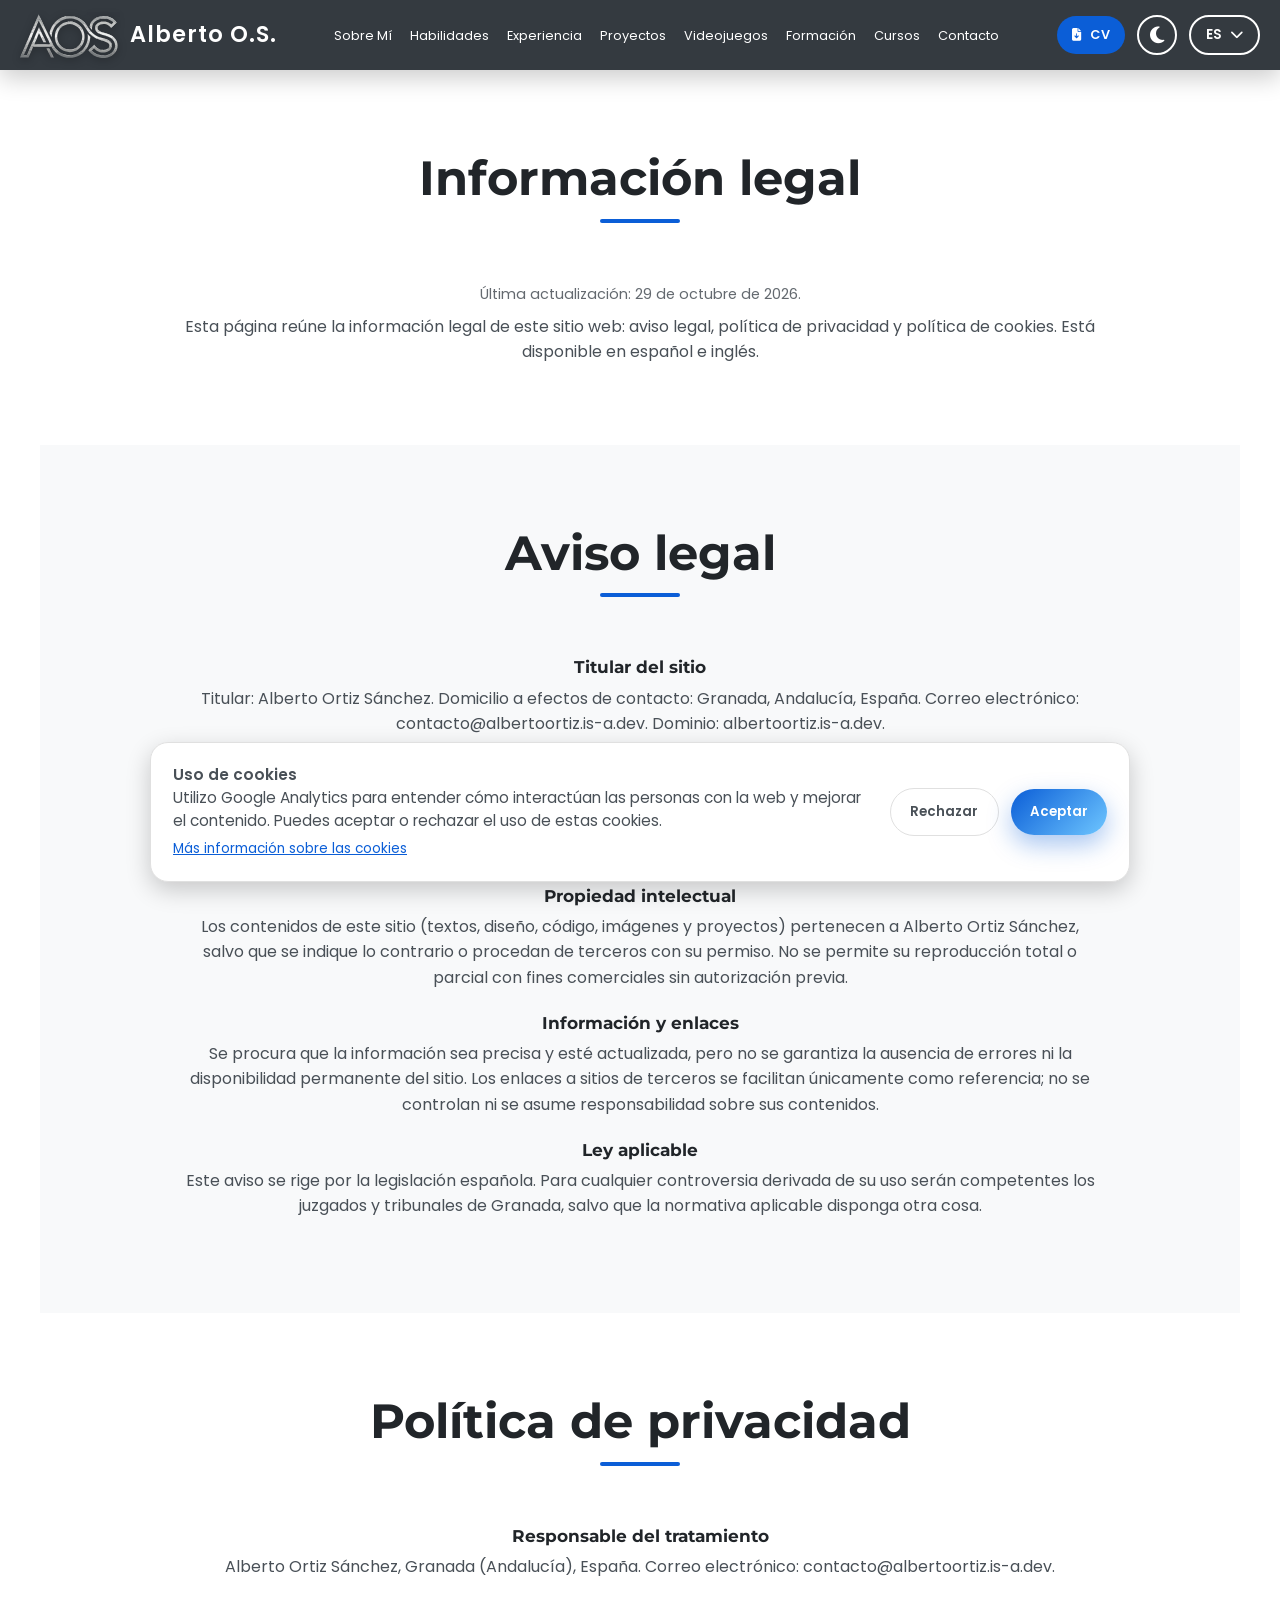
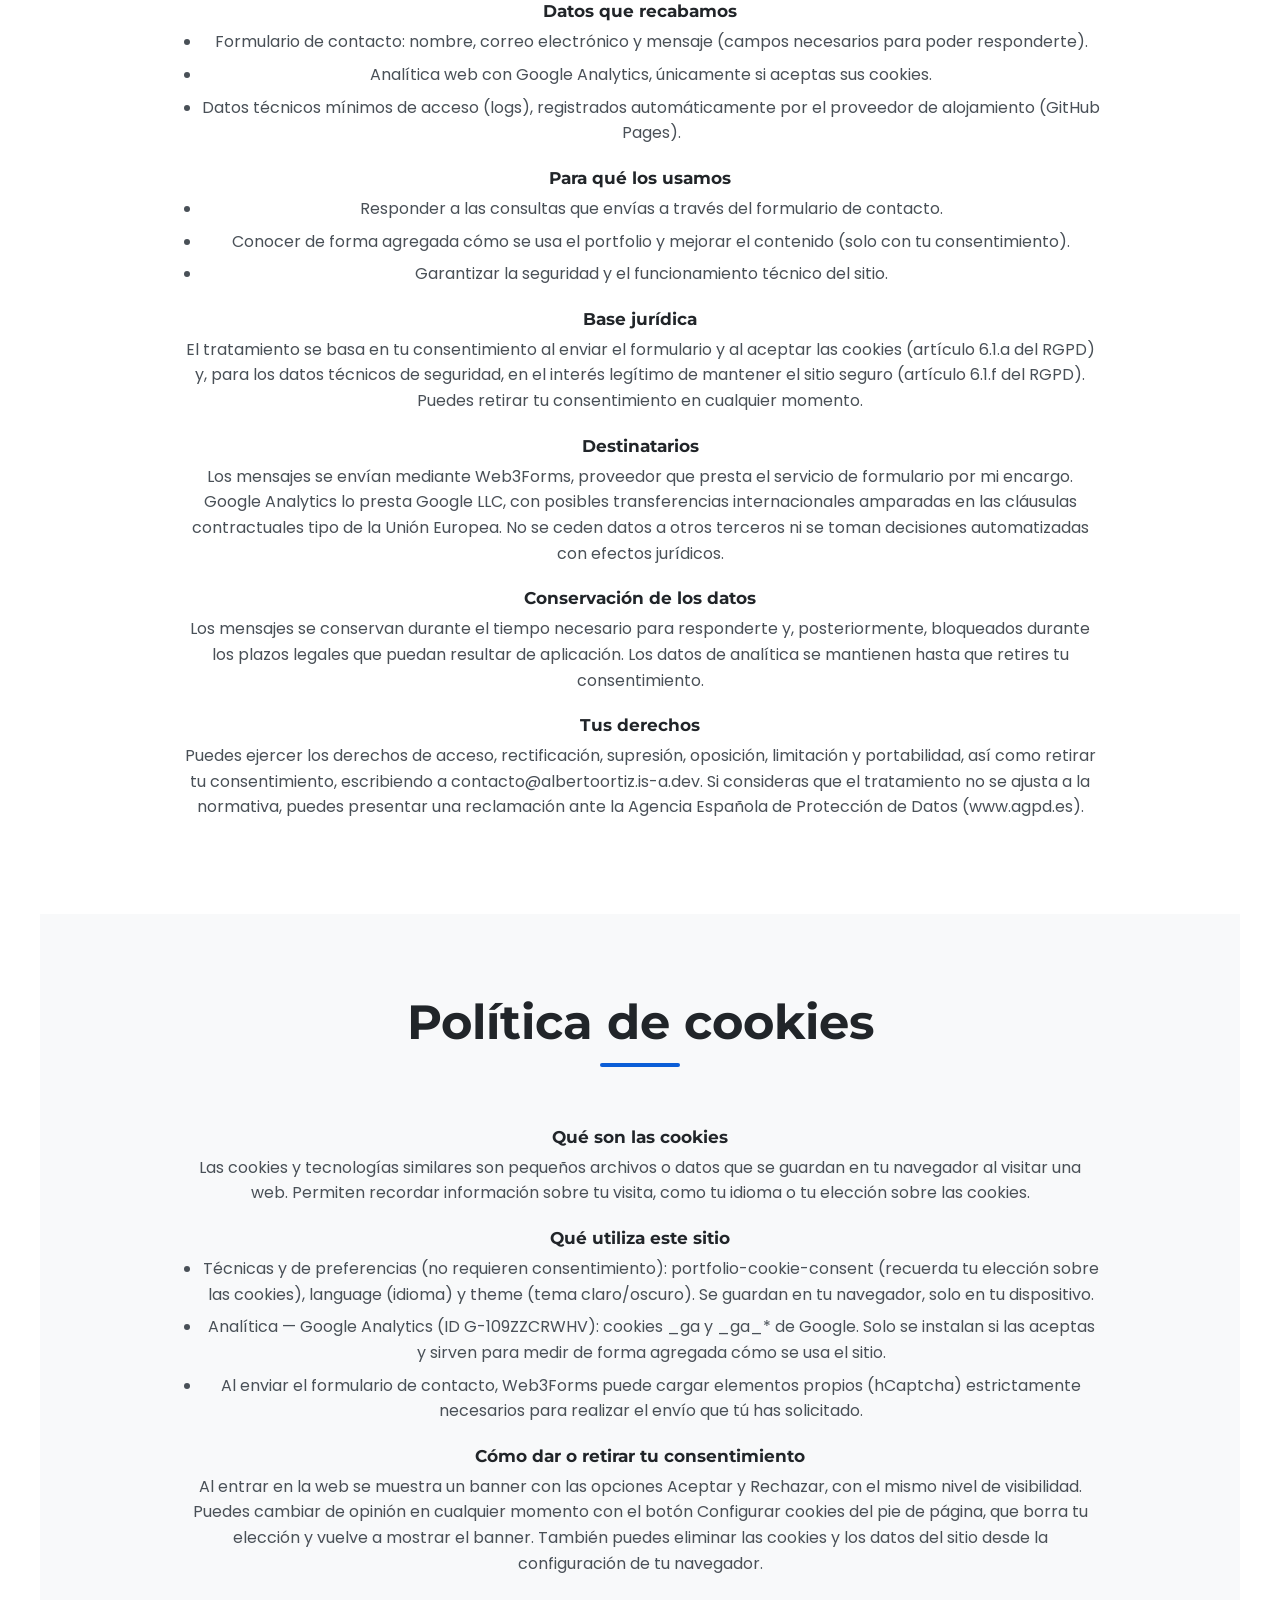
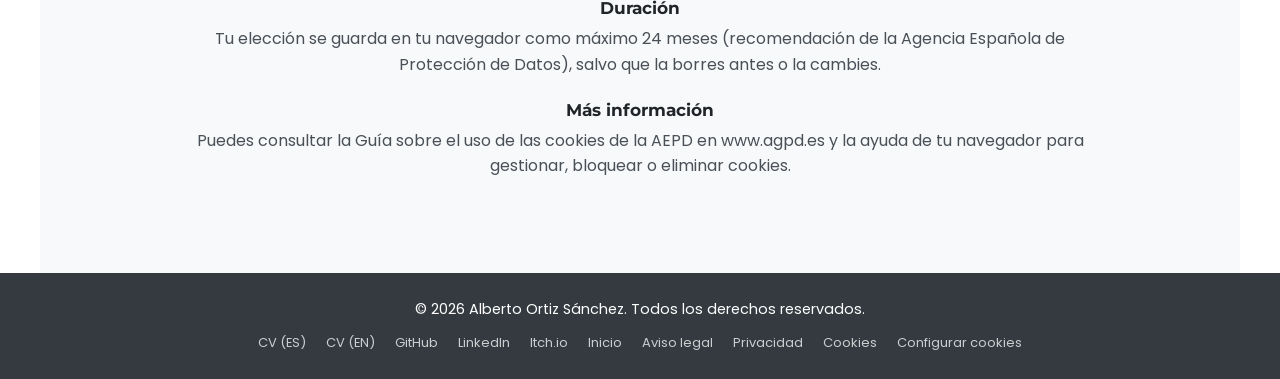
<file: informacion-legal/index.html>
<!DOCTYPE html>
<html lang="es" data-static-lang>

<head>
    <meta charset="UTF-8">
    <meta name="viewport" content="width=device-width, initial-scale=1.0">

    <!-- ===== SEGURIDAD BÁSICA ===== -->
    <meta http-equiv="Content-Security-Policy"
        content="default-src 'self'; img-src 'self' data: https: blob:; style-src 'self' 'unsafe-inline' https://newassets.hcaptcha.com; font-src 'self' https://newassets.hcaptcha.com; script-src 'self' 'sha256-92wy4WYQWMu1yRSh2jnhgaF96m4x9dvrI1PWnoXbJP4=' 'sha256-doTfcGLIOQJkZaKNTT2pMSgAWpnX1RfeOQXaHJpNNbc=' 'sha256-iXdn0tJ01hMdjO4CZzY66KLJ5QhuhlmeYE7z2OAT9MY=' https://www.googletagmanager.com https://web3forms.com https://hcaptcha.com https://js.hcaptcha.com https://newassets.hcaptcha.com; connect-src 'self' https://api.github.com https://api.web3forms.com https://www.googletagmanager.com https://*.google-analytics.com https://*.analytics.google.com https://*.hcaptcha.com; media-src 'self'; manifest-src 'self'; object-src 'none'; base-uri 'self'; form-action 'self' https://api.web3forms.com; frame-src 'self' https://*.hcaptcha.com; upgrade-insecure-requests">
    <meta name="referrer" content="strict-origin-when-cross-origin">
    <!-- Nota: X-Content-Type-Options, Permissions-Policy y frame-ancestors solo funcionan como cabecera HTTP
         (GitHub Pages no permite configurarlas), por eso no se declaran con <meta>. -->

    <!-- ===== SEO ===== -->
    <title>Alberto Ortiz Sánchez | Información legal</title>
    <meta name="description"
        content="Aviso legal, política de privacidad y política de cookies del portfolio de Alberto Ortiz Sánchez.">
    <meta name="author" content="Alberto Ortiz Sánchez">
    <meta name="robots" content="index, follow">
    <link rel="canonical" href="https://albertoortiz.is-a.dev/informacion-legal/">
    <link rel="alternate" hreflang="es" href="https://albertoortiz.is-a.dev/informacion-legal/">
    <link rel="alternate" hreflang="en" href="https://albertoortiz.is-a.dev/en/informacion-legal/">
    <link rel="alternate" hreflang="x-default" href="https://albertoortiz.is-a.dev/informacion-legal/">

    <!-- ===== DATOS ESTRUCTURADOS (Schema.org) ===== -->
    <script type="application/ld+json">
    {
      "@context": "https://schema.org",
      "@type": "WebPage",
      "@id": "https://albertoortiz.is-a.dev/informacion-legal/#webpage",
      "url": "https://albertoortiz.is-a.dev/informacion-legal/",
      "name": "Información legal | Alberto Ortiz Sánchez",
      "description": "Aviso legal, política de privacidad y política de cookies del portfolio de Alberto Ortiz Sánchez.",
      "inLanguage": "es",
      "dateModified": "2026-10-29",
      "isPartOf": {
        "@id": "https://albertoortiz.is-a.dev/#website"
      },
      "about": {
        "@id": "https://albertoortiz.is-a.dev/#person"
      },
      "breadcrumb": {
        "@id": "https://albertoortiz.is-a.dev/informacion-legal/#breadcrumb"
      }
    }
    </script>

    <script type="application/ld+json">
    {
      "@context": "https://schema.org",
      "@type": "BreadcrumbList",
      "@id": "https://albertoortiz.is-a.dev/informacion-legal/#breadcrumb",
      "itemListElement": [
        {
          "@type": "ListItem",
          "position": 1,
          "name": "Inicio",
          "item": "https://albertoortiz.is-a.dev/"
        },
        {
          "@type": "ListItem",
          "position": 2,
          "name": "Información legal",
          "item": "https://albertoortiz.is-a.dev/informacion-legal/"
        }
      ]
    }
    </script>

    <!-- ===== FAVICON ===== -->
    <link rel="icon" type="image/png" href="/assets/img/favicon-96x96.png?v=3" sizes="96x96" />
    <link rel="icon" type="image/svg+xml" href="/assets/img/favicon.svg?v=3" />
    <link rel="shortcut icon" href="/assets/img/favicon.ico?v=3" />
    <link rel="apple-touch-icon" sizes="180x180" href="/assets/img/apple-touch-icon.png?v=3" />
    <link rel="manifest" href="/site.webmanifest" />
    <meta name="theme-color" media="(prefers-color-scheme: light)" content="#ffffff">
    <meta name="theme-color" media="(prefers-color-scheme: dark)" content="#12121d">
    <meta name="color-scheme" content="light dark">

    <!-- ===== OPEN GRAPH ===== -->
    <meta property="og:type" content="website">
    <meta property="og:url" content="https://albertoortiz.is-a.dev/informacion-legal/">
    <meta property="og:title" content="Alberto Ortiz Sánchez | Información legal">
    <meta property="og:description"
        content="Aviso legal, política de privacidad y política de cookies del portfolio de Alberto Ortiz Sánchez.">
    <meta property="og:image" content="https://albertoortiz.is-a.dev/assets/img/og-image.png">
    <meta property="og:image:width" content="1200">
    <meta property="og:image:height" content="630">
    <meta property="og:image:alt" content="Alberto Ortiz Sánchez | Información legal">
    <meta property="og:locale" content="es_ES">
    <meta property="og:locale:alternate" content="en_US">
    <meta property="og:site_name" content="Alberto Ortiz Sánchez">

    <!-- ===== TWITTER CARD ===== -->
    <meta name="twitter:card" content="summary_large_image">
    <meta name="twitter:title" content="Alberto Ortiz Sánchez | Información legal">
    <meta name="twitter:description"
        content="Aviso legal, política de privacidad y política de cookies del portfolio de Alberto Ortiz Sánchez.">
    <meta name="twitter:image" content="https://albertoortiz.is-a.dev/assets/img/og-image.png">
    <meta name="twitter:image:alt" content="Alberto Ortiz Sánchez | Información legal">

    <!-- ===== ESTILOS Y FUENTES ===== -->
    <style >
        
/* Fuentes autoalojadas (antes Google Fonts): sin peticiones a terceros ni transferencia de IP */
@font-face { font-family: 'Montserrat'; font-style: normal; font-weight: 300; font-display: swap; src: url('/assets/fonts/montserrat-latin-300-normal.woff2') format('woff2'); unicode-range: U+0000-00FF,U+0131,U+0152-0153,U+02BB-02BC,U+02C6,U+02DA,U+02DC,U+0304,U+0308,U+0329,U+2000-206F,U+20AC,U+2122,U+2191,U+2193,U+2212,U+2215,U+FEFF,U+FFFD; }
@font-face { font-family: 'Montserrat'; font-style: normal; font-weight: 400; font-display: swap; src: url('/assets/fonts/montserrat-latin-400-normal.woff2') format('woff2'); unicode-range: U+0000-00FF,U+0131,U+0152-0153,U+02BB-02BC,U+02C6,U+02DA,U+02DC,U+0304,U+0308,U+0329,U+2000-206F,U+20AC,U+2122,U+2191,U+2193,U+2212,U+2215,U+FEFF,U+FFFD; }
@font-face { font-family: 'Montserrat'; font-style: normal; font-weight: 700; font-display: swap; src: url('/assets/fonts/montserrat-latin-700-normal.woff2') format('woff2'); unicode-range: U+0000-00FF,U+0131,U+0152-0153,U+02BB-02BC,U+02C6,U+02DA,U+02DC,U+0304,U+0308,U+0329,U+2000-206F,U+20AC,U+2122,U+2191,U+2193,U+2212,U+2215,U+FEFF,U+FFFD; }
@font-face { font-family: 'Poppins'; font-style: normal; font-weight: 300; font-display: swap; src: url('/assets/fonts/poppins-latin-300-normal.woff2') format('woff2'); unicode-range: U+0000-00FF,U+0131,U+0152-0153,U+02BB-02BC,U+02C6,U+02DA,U+02DC,U+0304,U+0308,U+0329,U+2000-206F,U+20AC,U+2122,U+2191,U+2193,U+2212,U+2215,U+FEFF,U+FFFD; }
@font-face { font-family: 'Poppins'; font-style: normal; font-weight: 400; font-display: swap; src: url('/assets/fonts/poppins-latin-400-normal.woff2') format('woff2'); unicode-range: U+0000-00FF,U+0131,U+0152-0153,U+02BB-02BC,U+02C6,U+02DA,U+02DC,U+0304,U+0308,U+0329,U+2000-206F,U+20AC,U+2122,U+2191,U+2193,U+2212,U+2215,U+FEFF,U+FFFD; }
@font-face { font-family: 'Poppins'; font-style: normal; font-weight: 600; font-display: swap; src: url('/assets/fonts/poppins-latin-600-normal.woff2') format('woff2'); unicode-range: U+0000-00FF,U+0131,U+0152-0153,U+02BB-02BC,U+02C6,U+02DA,U+02DC,U+0304,U+0308,U+0329,U+2000-206F,U+20AC,U+2122,U+2191,U+2193,U+2212,U+2215,U+FEFF,U+FFFD; }
/* Anti-clickjacking: si la web se carga dentro de un iframe ajeno, no se muestra (GitHub Pages no permite X-Frame-Options) */
html.is-framed body { display: none !important; }

:root {
    --primary-color: #0b5ed7;
    --on-primary: #ffffff;
    --secondary-color: #2c3e50;
    --accent-color: #157347;
    --bg-light: #f8f9fa;
    --bg-main: #ffffff;
    --text-color: #495057;
    --heading-color: #212529;
    --border-color: #e0e0e0;
    --border-radius: 12px;
    --shadow-light: 0 4px 15px rgba(0, 0, 0, 0.1);
    --shadow-dark: 0 8px 25px rgba(0, 0, 0, 0.2);
    --nav-bg: #343a40;
}

body[data-theme="dark"] {
    --primary-color: #4dabf7;
    --on-primary: #0b1220;
    --secondary-color: #e9ecef;
    --accent-color: #51cf66;
    --bg-light: #1c1c27;
    --bg-main: #12121d;
    --text-color: #adb5bd;
    --heading-color: #ffffff;
    --border-color: #495057;
    --shadow-light: 0 4px 15px rgba(0, 0, 0, 0.2);
    --shadow-dark: 0 8px 25px rgba(0, 0, 0, 0.4);
    --nav-bg: #12121d;
}

* {
    box-sizing: border-box;
    margin: 0;
    padding: 0;
}

/* Utilidad genérica: ocultar elementos (p. ej. honeypot antispam) */
.hidden {
    display: none !important;
}

html {
    scroll-behavior: smooth;
}

body {
    font-family: 'Poppins', sans-serif;
    color: var(--text-color);
    line-height: 1.6;
    background-color: var(--bg-main);
    overflow-x: hidden;
    transition: background-color 0.3s ease, color 0.3s ease;
}

h1, h2, h3, h4, h5, h6, .company, .institution {
    font-family: 'Montserrat', sans-serif;
    color: var(--heading-color);
    line-height: 1.2;
    transition: color 0.3s ease;
}

a {
    color: var(--primary-color);
    text-decoration: none;
    transition: color 0.3s ease;
}

a:hover {
    color: var(--accent-color);
}

ul {
    list-style: none;
}

.cookie-consent {
    position: fixed;
    left: 0;
    right: 0;
    bottom: 18px;
    z-index: 2000;
    padding: 0 18px;
    pointer-events: none;
}

.cookie-panel {
    max-width: 980px;
    margin: 0 auto;
    padding: 20px 22px;
    display: flex;
    align-items: center;
    justify-content: space-between;
    gap: 18px;
    background: var(--bg-main);
    border: 1px solid var(--border-color);
    border-radius: 18px;
    box-shadow: var(--shadow-dark);
    backdrop-filter: blur(10px);
    pointer-events: auto;
}

.cookie-copy {
    flex: 1 1 auto;
}

.cookie-title {
    margin: 0 0 6px;
    font-size: clamp(1.1rem, 1.5vw, 1.5rem);
    color: var(--heading-color);
    font-weight: 700;
}

.cookie-copy p {
    margin: 0;
    color: var(--text-color);
    font-size: 0.96rem;
    line-height: 1.5;
}

.cookie-actions {
    display: flex;
    align-items: center;
    gap: 12px;
    flex-shrink: 0;
}

.cookie-btn {
    border: none;
    border-radius: 999px;
    padding: 0.8rem 1.2rem;
    font-weight: 600;
    cursor: pointer;
    transition: transform 0.2s ease, opacity 0.2s ease, box-shadow 0.2s ease;
    font-family: 'Poppins', sans-serif;
}

.cookie-btn:hover {
    transform: translateY(-1px);
}

.cookie-btn-primary {
    background: linear-gradient(135deg, var(--primary-color), #6ec6ff);
    color: var(--on-primary);
    box-shadow: 0 10px 25px rgba(11, 94, 215, 0.35);
}

.cookie-btn-secondary {
    background: transparent;
    color: var(--text-color);
    border: 1px solid var(--border-color);
}

.cookie-consent.is-hidden {
    opacity: 0;
    transform: translateY(8px);
    transition: opacity 0.25s ease, transform 0.25s ease;
}

@media (max-width: 720px) {
    .cookie-consent {
        bottom: 10px;
        padding: 0 10px;
    }

    .cookie-panel {
        flex-direction: column;
        align-items: stretch;
        padding: 18px 16px;
    }

    .cookie-actions {
        width: 100%;
    }

    .cookie-btn {
        flex: 1 1 0;
    }
}

.navbar {
    background-color: var(--nav-bg);
    padding: 15px 40px;
    display: flex;
    justify-content: space-between;
    align-items: center;
    position: sticky;
    top: 0;
    z-index: 1000;
    box-shadow: var(--shadow-dark);
    animation: fadeInDown 1s ease-out;
    transition: background-color 0.3s ease;
}

.nav-brand {
    color: #fff;
    font-size: 1.8em;
    font-weight: 700;
    letter-spacing: 1px;
    display: flex;
    align-items: center;
    gap: 10px;
}

.nav-logo {
    height: 46px;
    width: auto;
    display: block;
    filter: drop-shadow(0 2px 4px rgba(0, 0, 0, 0.35));
    transition: transform 0.3s ease, filter 0.3s ease;
}

.nav-brand:hover .nav-logo {
    transform: translateY(-1px);
    filter: drop-shadow(0 4px 10px rgba(11, 94, 215, 0.55));
}

.nav-toggle {
    display: none;
    background: none;
    border: 2px solid rgba(255, 255, 255, 0.6);
    color: #fff;
    width: 44px;
    height: 44px;
    border-radius: 10px;
    cursor: pointer;
    font-size: 1.15em;
    align-items: center;
    justify-content: center;
    transition: background-color 0.2s ease, border-color 0.2s ease;
}

.nav-toggle:hover,
.nav-toggle[aria-expanded="true"] {
    background-color: rgba(255, 255, 255, 0.12);
    border-color: #fff;
}

.nav-cv-btn {
    display: inline-flex;
    align-items: center;
    gap: 8px;
    padding: 8px 16px;
    border-radius: 999px;
    background: var(--primary-color);
    color: var(--on-primary) !important;
    font-family: 'Poppins', sans-serif;
    font-size: 0.85em;
    font-weight: 600;
    letter-spacing: 0.4px;
    text-transform: uppercase;
    border: 2px solid transparent;
    transition: transform 0.2s ease, box-shadow 0.2s ease, background-color 0.2s ease;
}

.nav-cv-btn:hover {
    transform: translateY(-2px);
    box-shadow: 0 6px 16px rgba(11, 94, 215, 0.45);
    color: var(--on-primary) !important;
}

.nav-links {
    flex-grow: 1;
    text-align: center;
}

.nav-links a {
    color: #fff;
    margin: 0 20px;
    font-weight: 400;
    font-size: 0.95em;
    white-space: nowrap;
    position: relative;
}

.nav-links a::after {
    content: '';
    position: absolute;
    width: 0;
    height: 2px;
    display: block;
    margin-top: 5px;
    right: 0;
    background: var(--primary-color);
    transition: width 0.3s ease;
}

.nav-links a:hover::after {
    width: 100%;
    left: 0;
    background: var(--accent-color);
}

/* --- BOTONES DE ACCIÓN EN NAVBAR --- */
.nav-actions {
    display: flex;
    align-items: center;
    gap: 15px;
}

.theme-btn {
    background: none;
    border: 2px solid #fff;
    color: #fff;
    width: 40px;
    height: 40px;
    border-radius: 50%;
    cursor: pointer;
    font-size: 1.2em;
    display: flex;
    justify-content: center;
    align-items: center;
    transition: all 0.3s ease;
}

.theme-btn:hover {
    background-color: #fff;
    color: var(--nav-bg);
}

.lang-switcher {
    position: relative;
}

.lang-btn {
    background: none;
    border: 2px solid #fff;
    color: #fff;
    padding: 8px 15px;
    border-radius: 20px;
    cursor: pointer;
    font-family: 'Poppins', sans-serif;
    font-weight: 600;
    display: flex;
    align-items: center;
    gap: 8px;
    transition: background-color 0.3s ease;
}

.lang-btn:hover {
    background-color: rgba(255, 255, 255, 0.1);
}

.lang-dropdown {
    display: none;
    position: absolute;
    top: 120%;
    right: 0;
    background-color: var(--bg-main);
    border: 1px solid var(--border-color);
    border-radius: var(--border-radius);
    box-shadow: var(--shadow-dark);
    overflow: hidden;
    z-index: 1001;
}

.lang-dropdown.show {
    display: block;
}

.lang-dropdown a {
    display: block;
    padding: 12px 20px;
    color: var(--heading-color);
    white-space: nowrap;
}

.lang-dropdown a:hover {
    background-color: var(--bg-light);
    color: var(--primary-color);
}

/* --- SECCIÓN HERO --- */
.hero-section {
    min-height: 100vh;
    background: linear-gradient(135deg, var(--secondary-color) 0%, var(--primary-color) 100%);
    display: flex;
    justify-content: center;
    align-items: center;
    text-align: center;
    color: #fff;
    position: relative;
    overflow: hidden;
    transition: background 0.3s ease;
}

body[data-theme="dark"] .hero-section {
    background: linear-gradient(135deg, #12121d 0%, #1c1c27 100%);
}

.hero-content {
    max-width: 800px;
    padding: 40px;
    z-index: 1;
    animation: fadeInUp 1.2s ease-out;
}

.hero-pic {
    width: 200px;
    height: 200px;
    border-radius: 50%;
    border: 6px solid #fff;
    object-fit: cover;
    margin-bottom: 20px;
    box-shadow: var(--shadow-dark);
    animation: zoomIn 1s ease-out;
}

.hero-section h1 {
    font-size: 4em;
    margin-bottom: 10px;
    color: #fff;
    text-shadow: 2px 2px 4px rgba(0,0,0,0.3);
}

.hero-section .tagline {
    font-size: 1.5em;
    font-weight: 300;
    opacity: 0.9;
    margin-bottom: 40px;
}

.hero-actions .btn {
    margin: 0 15px;
}

/* --- BOTONES --- */
.btn {
    display: inline-block;
    padding: 12px 30px;
    border-radius: 50px;
    font-weight: 600;
    text-transform: uppercase;
    transition: all 0.3s ease;
    border: 2px solid transparent;
}

.primary-btn {
    background-color: var(--primary-color);
    color: var(--on-primary);
    border-color: var(--primary-color);
}

.primary-btn:hover {
    background-color: transparent;
    color: var(--primary-color);
    border-color: var(--primary-color);
}

.secondary-btn {
    background-color: transparent;
    color: #fff;
    border-color: #fff;
}

.secondary-btn:hover {
    background-color: #fff;
    color: var(--primary-color);
}

/* --- SECCIONES GENERALES --- */
.section-container {
    padding: 80px 40px;
    max-width: 1200px;
    margin: 0 auto;
    text-align: center;
    position: relative;
    overflow: hidden;
    transition: background-color 0.3s ease;
}

.bg-light {
    background-color: var(--bg-light);
}

.section-title {
    font-size: 3em;
    margin-bottom: 60px;
    color: var(--heading-color);
    position: relative;
    display: inline-block;
    padding-bottom: 15px;
}

.section-title::after {
    content: '';
    position: absolute;
    left: 50%;
    bottom: 0;
    transform: translateX(-50%);
    width: 80px;
    height: 4px;
    background-color: var(--primary-color);
    border-radius: 2px;
}

/* --- SOBRE MÍ --- */
.about-content {
    display: flex;
    flex-direction: column;
    align-items: center;
    gap: 30px;
    max-width: 800px;
    margin: 0 auto;
    text-align: left;
}

.about-content p {
    font-size: 1.1em;
    line-height: 1.8;
}

.personal-details {
    margin-top: 30px;
    width: 100%;
}

.personal-details h3 {
    font-size: 1.6em;
    color: var(--primary-color);
    margin-bottom: 20px;
}

.personal-details ul {
    display: grid;
    grid-template-columns: repeat(auto-fit, minmax(250px, 1fr));
    gap: 15px;
}

.personal-details li {
    font-size: 1.1em;
    display: flex;
    align-items: center;
}

.personal-details li i {
    color: var(--primary-color);
    margin-right: 15px;
    font-size: 1.3em;
}

/* --- HABILIDADES --- */
.skills-grid {
    display: grid;
    grid-template-columns: 1fr;
    gap: 30px;
    text-align: left;
    max-width: 1200px;
    margin: 0 auto;
}

@media (min-width: 577px) {
    .skills-grid { grid-template-columns: repeat(2, minmax(0, 1fr)); }
}

@media (min-width: 980px) {
    .skills-grid { grid-template-columns: repeat(3, minmax(0, 1fr)); }
}

@media (min-width: 1280px) {
    .skills-grid { max-width: 1320px; }
    .skill-category { padding: 28px 24px; }
    .skill-category h3 { font-size: clamp(2rem, 1.6vw, 3rem); }
    .skill-category ul { gap: 18px 16px; }
}

.skill-category {
    background-color: var(--bg-main);
    padding: 30px;
    border-radius: var(--border-radius);
    box-shadow: var(--shadow-light);
    transition: transform 0.3s ease, box-shadow 0.3s ease, background-color 0.3s ease;
    display: flex;
    flex-direction: column;
    min-height: 100%;
}

.skill-category:hover {
    transform: translateY(-10px);
    box-shadow: var(--shadow-dark);
}

.skill-category h3 {
    font-size: 1.8em;
    color: var(--primary-color);
    margin-bottom: 25px;
    border-bottom: 2px solid var(--primary-color);
    padding-bottom: 10px;
}

.skill-category ul {
    display: grid;
    grid-template-columns: repeat(2, minmax(0, 1fr));
    gap: 16px 14px;
    align-items: stretch;
}

.skill-category li {
    font-size: clamp(0.98rem, 1vw, 1.2rem);
    display: flex;
    align-items: center;
    gap: 12px;
    min-height: 52px;
    line-height: 1.35;
    transition: color 0.3s ease;
    width: 100%;
    word-break: break-word;
}

.skill-category li:hover {
    color: var(--primary-color);
}

.skill-category li i {
    flex-shrink: 0;
    width: 1.5em;
    text-align: center;
    font-size: 1.2em;
    transition: color 0.3s ease;
}

.skill-category li:hover i {
    color: var(--primary-color);
}

/* Barras de Progreso de Idiomas */
.language-item {
    margin-bottom: 20px;
}

.language-item p {
    font-weight: 600;
    margin-bottom: 8px;
    display: flex;
    justify-content: space-between;
    align-items: center;
}

.progress-bar-container {
    background-color: var(--border-color);
    height: 10px;
    border-radius: 5px;
    overflow: hidden;
    position: relative;
}

.progress-bar-fill {
    background: linear-gradient(to right, var(--primary-color), var(--accent-color));
    height: 100%;
    border-radius: 5px;
    width: 0%; /* Inicialmente 0% para animación */
    transition: width 1s ease-out;
    position: relative;
}

.progress-bar-fill::after {
    content: attr(data-level);
    position: absolute;
    right: 5px;
    top: 50%;
    transform: translateY(-50%);
    color: white;
    font-size: 0.8em;
    font-weight: 600;
    opacity: 0;
    transition: opacity 0.5s ease;
}

.progress-bar-fill.animated::after {
    opacity: 1;
}

/* --- EXPERIENCIA (TIMELINE) --- */
.timeline {
    position: relative;
    max-width: 1000px;
    margin: 0 auto;
    padding-bottom: 50px;
}

.timeline::after {
    content: '';
    position: absolute;
    width: 4px;
    background-color: var(--primary-color);
    top: 0;
    bottom: 0;
    left: 50%;
    margin-left: -2px;
}

.timeline-item {
    padding: 10px 0;
    position: relative;
    background-color: inherit;
    width: 50%;
}

.timeline-item::after {
    content: '';
    position: absolute;
    width: 25px;
    height: 25px;
    right: -17px;
    background-color: var(--bg-main);
    border: 4px solid var(--accent-color);
    top: 15px;
    border-radius: 50%;
    z-index: 1;
    transition: background-color 0.3s ease;
}

.timeline-item.left {
    left: 0;
    padding-right: 90px;
}

.timeline-item.right {
    left: 50%;
    padding-left: 90px;
}

.timeline-item.right::after {
    left: -17px;
}

.timeline-content {
    padding: 20px 30px;
    background-color: var(--bg-main);
    position: relative;
    border-radius: var(--border-radius);
    box-shadow: var(--shadow-light);
    transition: all 0.3s ease;
}

.timeline-content:hover {
    transform: translateY(-8px);
    box-shadow: var(--shadow-dark);
}

.timeline-content h3 {
    font-size: 1.4em;
    color: var(--primary-color);
    margin-bottom: 5px;
}

.timeline-content .description {
    font-size: 0.95em;
}

/* --- FORMACIÓN & CURSOS --- */
.education-grid, .courses-list {
    display: grid;
    grid-template-columns: repeat(auto-fit, minmax(300px, 1fr));
    gap: 30px;
    max-width: 1000px;
    margin: 0 auto;
    text-align: left;
}

.education-item, .course-item {
    background-color: var(--bg-main);
    padding: 25px;
    border-radius: var(--border-radius);
    box-shadow: var(--shadow-light);
    transition: all 0.3s ease;
}

.education-item:hover, .course-item:hover {
    transform: translateY(-8px);
    box-shadow: var(--shadow-dark);
}

.education-item h3, .course-item h3 {
    font-size: 1.3em;
    color: var(--primary-color);
    margin-bottom: 5px;
    display: flex;
    align-items: center;
    gap: 12px;
    flex-wrap: wrap;
    word-break: break-word;
    overflow-wrap: anywhere;
}

.course-item h3 i {
    font-size: 0.9em;
    min-width: 25px;
    text-align: center;
}

.education-item .date, .course-item .details {
    font-size: 0.9em;
}

.badge-new {
    background: linear-gradient(135deg, #ff416c, #ff4b2b);
    color: white;
    padding: 2px 10px;
    border-radius: 12px;
    font-size: 0.65em;
    font-weight: 700;
    text-transform: uppercase;
    box-shadow: 0 2px 8px rgba(255, 65, 108, 0.4);
    display: inline-flex;
    align-items: center;
    white-space: nowrap;
    flex-shrink: 0;
    align-self: flex-start;
    margin-top: 3px;
}

/* --- CONTACTO --- */
.contact-info-grid {
    display: flex;
    justify-content: center;
    gap: 50px;
    flex-wrap: wrap;
    margin-bottom: 40px;
}

.contact-item {
    text-align: center;
    transition: transform 0.3s ease, color 0.3s ease;
}

.contact-item:hover {
    transform: translateY(-5px);
    color: var(--primary-color);
}

.contact-item i {
    color: var(--primary-color);
    margin-bottom: 15px;
    transition: color 0.3s ease;
}

.contact-item:hover i {
    color: var(--accent-color);
}

.contact-item p {
    font-size: 1.1em;
    font-weight: 600;
}

.footer-note {
    font-size: 1.1em;
    font-style: italic;
}

/* --- FOOTER --- */
footer {
    background-color: var(--nav-bg);
    color: #fff;
    text-align: center;
    padding: 25px 0;
    font-size: 0.9em;
    transition: background-color 0.3s ease;
}

/* --- ANIMACIONES Y RESPONSIVE --- */
@keyframes fadeInDown { from { opacity: 0; transform: translateY(-20px); } to { opacity: 1; transform: translateY(0); } }
@keyframes fadeInUp { from { opacity: 0; transform: translateY(40px); } to { opacity: 1; transform: translateY(0); } }
@keyframes zoomIn { from { opacity: 0; transform: scale(0.8); } to { opacity: 1; transform: scale(1); } }
@keyframes blink { 0%, 100% { opacity: 1; } 50% { opacity: 0; } }
@keyframes pulse-glow { 0%, 100% { box-shadow: 0 0 8px rgba(0,123,255,0.4); } 50% { box-shadow: 0 0 20px rgba(0,123,255,0.9); } }

.animate-on-scroll { opacity: 0; transform: translateY(50px); transition: opacity 0.8s ease-out, transform 0.8s ease-out; }
.animate-on-scroll.is-visible { opacity: 1; transform: translateY(0); }

/* --- BARRA DE PROGRESO DE LECTURA --- */
#read-progress {
    position: fixed;
    top: 0; left: 0;
    height: 3px;
    width: 0%;
    background: linear-gradient(to right, var(--primary-color), var(--accent-color));
    z-index: 9999;
    transition: width 0.1s linear;
}

/* --- PARTÍCULAS (Canvas hero) --- */
#particles-canvas {
    position: absolute;
    top: 0; left: 0;
    width: 100%; height: 100%;
    z-index: 0;
    pointer-events: none;
}

/* --- TYPING CURSOR --- */
.typing-cursor {
    display: inline-block;
    animation: blink 0.8s infinite;
    color: rgba(255,255,255,0.8);
    font-weight: 300;
    margin-left: 2px;
}

/* --- BOTÓN DESCARGAR CV --- */
.cv-btn {
    background: linear-gradient(135deg, #28a745, #20c997);
    color: #fff !important;
    border-color: transparent;
}
.cv-btn:hover {
    background: linear-gradient(135deg, #20c997, #28a745);
    color: #fff !important;
    transform: translateY(-3px);
    box-shadow: 0 8px 20px rgba(40,167,69,0.5);
}

/* --- PROYECTOS GITHUB --- */
.projects-subtitle {
    font-size: 1.1em;
    color: var(--text-color);
    margin-bottom: 40px;
    margin-top: -40px;
}

.subsection-title {
    font-size: 1.8em;
    color: var(--primary-color);
    margin-top: 50px;
    margin-bottom: 25px;
    text-align: center;
    font-family: 'Montserrat', sans-serif;
    font-weight: 700;
}

.projects-grid {
    display: grid;
    grid-template-columns: repeat(auto-fill, minmax(300px, 1fr));
    gap: 25px;
    max-width: 1100px;
    margin: 0 auto 40px;
    text-align: left;
}

.project-card {
    background-color: var(--bg-main);
    border: 1px solid var(--border-color);
    border-radius: 12px;
    padding: 25px;
    display: flex;
    flex-direction: column;
    gap: 12px;
    transition: transform 0.3s ease, box-shadow 0.3s ease, border-color 0.3s ease;
    position: relative;
    overflow: hidden;
}

.project-card::before {
    content: '';
    position: absolute;
    top: 0; left: 0;
    width: 100%; height: 3px;
    background: linear-gradient(to right, var(--primary-color), var(--accent-color));
    transform: scaleX(0);
    transform-origin: left;
    transition: transform 0.3s ease;
}

.project-card:hover::before { transform: scaleX(1); }

.project-card:hover {
    transform: translateY(-8px);
    box-shadow: var(--shadow-dark);
    border-color: var(--primary-color);
}

.project-card-header { display: flex; align-items: center; gap: 10px; }
.project-card-header i { color: var(--text-color); font-size: 1.3em; }

.project-card h3 {
    font-size: 1.05em;
    color: var(--primary-color);
    margin: 0;
    word-break: break-all;
}

.project-card p { font-size: 0.9em; color: var(--text-color); flex-grow: 1; line-height: 1.6; }

.project-card-meta { display: flex; flex-wrap: wrap; gap: 8px; align-items: center; }

.project-lang {
    background-color: var(--bg-light);
    color: var(--primary-color);
    padding: 3px 10px;
    border-radius: 20px;
    font-size: 0.78em;
    font-weight: 600;
    border: 1px solid var(--border-color);
}

.project-lang--python { border-left: 3px solid #3572A5; }
.project-lang--javascript { border-left: 3px solid #f1e05a; }
.project-lang--typescript { border-left: 3px solid #2b7489; }
.project-lang--dart { border-left: 3px solid #00B4AB; }
.project-lang--kotlin { border-left: 3px solid #F18E33; }
.project-lang--java { border-left: 3px solid #b07219; }
.project-lang--csharp { border-left: 3px solid #178600; }
.project-lang--swift { border-left: 3px solid #F05138; }

.project-card-header .project-branch-icon { color: var(--accent-color); }

.project-stars { font-size: 0.85em; color: var(--text-color); }

.project-card-link {
    display: inline-flex;
    align-items: center;
    gap: 6px;
    color: var(--primary-color);
    font-weight: 600;
    font-size: 0.9em;
    margin-top: 5px;
    transition: gap 0.2s ease, color 0.2s ease;
}
.project-card-link:hover { gap: 12px; color: var(--accent-color); }

.projects-loading {
    grid-column: 1 / -1;
    text-align: center;
    padding: 60px;
    color: var(--text-color);
    display: flex;
    flex-direction: column;
    align-items: center;
    gap: 15px;
}

.projects-footer { text-align: center; margin-top: 10px; }

.github-all-btn { display: inline-flex; align-items: center; gap: 10px; }

@media (max-width: 992px) {
    .nav-links { display: none; }
    .nav-brand { flex-grow: 1; text-align: left; }
    .hero-section h1 { font-size: 3em; }
    .section-title { font-size: 2.5em; }
    .timeline::after { left: 20px; }
    .timeline-item { width: 100%; padding-left: 50px; padding-right: 10px; }
    .timeline-item.left { padding-right: 10px; }
    .timeline-item::after { left: 13px; }
    .timeline-item.right { left: 0%; padding-left: 50px; }
    .timeline-content { text-align: left; }
    .timeline-content h3 { font-size: 1.1em; }
    .education-grid, .courses-list { grid-template-columns: 1fr; }
}

@media (max-width: 480px) {
    .timeline-item { padding-left: 38px; padding-right: 8px; }
    .timeline-item.left { padding-right: 8px; }
    .timeline::after { left: 14px; }
    .timeline-item::after { left: 7px; width: 20px; height: 20px; }
    .timeline-content { padding: 16px 18px; }
    .timeline-content h3 { font-size: 1em; }
    .section-container { padding: 50px 14px; }
}

@media (max-width: 576px) {
    .hero-section h1 { font-size: 2.2em; }
    .hero-actions { flex-direction: column; align-items: center; }
    .btn { width: 80%; margin: 10px auto; }
    .section-container { padding: 60px 20px; }
    .section-title { font-size: 2em; }
    .personal-details ul { grid-template-columns: 1fr; }
    .projects-grid { grid-template-columns: 1fr; }
}
/* =========================================================
   MEJORAS 2026: navegación móvil, CV, tarjetas y a11y
   ========================================================= */

/* --- Accesibilidad base --- */
.skip-link {
    position: fixed;
    top: 10px;
    left: 10px;
    z-index: 10000;
    padding: 10px 18px;
    border-radius: 8px;
    background: var(--primary-color);
    color: var(--on-primary);
    font-weight: 600;
    transform: translateY(-160%);
    transition: transform 0.2s ease;
}

.skip-link:focus {
    transform: translateY(0);
    color: var(--on-primary);
}

a:focus-visible,
button:focus-visible {
    outline: 3px solid var(--primary-color);
    outline-offset: 3px;
    border-radius: 4px;
}

@media (prefers-reduced-motion: reduce) {
    html { scroll-behavior: auto; }
    *, *::before, *::after {
        animation-duration: 0.001ms !important;
        animation-iteration-count: 1 !important;
        transition-duration: 0.001ms !important;
    }
}

html { scroll-padding-top: 90px; }
section[id] { scroll-margin-top: 90px; }

/* --- Hero: badge, rol y CTA --- */
.hero-content { max-width: 900px; }

.status-badge {
    display: inline-flex;
    align-items: center;
    gap: 9px;
    padding: 7px 16px;
    margin-bottom: 22px;
    border-radius: 999px;
    background: rgba(255, 255, 255, 0.12);
    border: 1px solid rgba(255, 255, 255, 0.3);
    backdrop-filter: blur(4px);
    color: #fff;
    font-size: 0.85em;
    font-weight: 500;
    letter-spacing: 0.3px;
}

.status-dot {
    width: 8px;
    height: 8px;
    border-radius: 50%;
    background: #51cf66;
    box-shadow: 0 0 0 0 rgba(81, 207, 102, 0.7);
    animation: pulse-glow 2s infinite;
}

.hero-role {
    font-size: 1.05em;
    font-weight: 500;
    letter-spacing: 0.14em;
    text-transform: uppercase;
    opacity: 0.85;
    margin-top: 0;
    margin-bottom: 14px;
}

.hero-contact {
    margin-top: 26px;
    font-size: 0.95em;
}

.hero-contact a {
    color: #fff;
    border-bottom: 1px solid rgba(255, 255, 255, 0.45);
    padding-bottom: 2px;
}

.hero-contact a:hover { color: #fff; border-color: #fff; }

.hero-actions {
    display: flex;
    flex-wrap: wrap;
    gap: 14px;
    justify-content: center;
}

.hero-actions .btn { margin: 0; }

/* --- Botón CV (contraste AA) --- */
.cv-btn {
    display: inline-flex;
    align-items: center;
    gap: 10px;
    background: linear-gradient(135deg, #198754, #146c43);
    color: #ffffff !important;
    border-color: transparent;
}

.cv-btn:hover {
    background: linear-gradient(135deg, #20c997, #157347);
    color: #06281c !important;
    transform: translateY(-3px);
    box-shadow: 0 8px 20px rgba(20, 108, 67, 0.45);
}

/* --- Tarjetas de proyecto con imagen --- */
.project-media {
    position: relative;
    margin: -25px -25px 16px;
    aspect-ratio: 16 / 9;
    overflow: hidden;
    background: linear-gradient(135deg, #1b263b 0%, #0b5ed7 100%);
    isolation: isolate;
}

.project-media-bg {
    position: absolute;
    inset: -24px;
    z-index: 0;
    width: calc(100% + 48px);
    height: calc(100% + 48px);
    object-fit: cover;
    filter: blur(22px) brightness(0.5) saturate(1.15);
    transform: scale(1.12);
}

.project-media-main {
    position: absolute;
    inset: 0;
    z-index: 2;
    width: 100%;
    height: 100%;
    object-fit: contain;
    display: block;
}

.project-media--empty { background: linear-gradient(135deg, #1b263b 0%, #0b5ed7 100%); }

.project-media-main.is-missing { display: none; }

.project-media-fallback {
    position: absolute;
    inset: 0;
    z-index: 1;
    display: grid;
    place-items: center;
    color: rgba(255, 255, 255, 0.85);
    font-size: 2.4em;
    opacity: 0.9;
}

/* --- Reconocimiento --- */
.recommendation-card {
    display: flex;
    gap: 22px;
    align-items: flex-start;
    max-width: 800px;
    margin: 0 auto;
    padding: 34px;
    text-align: left;
    border-radius: var(--border-radius);
    background: linear-gradient(135deg, #1b263b 0%, #23395d 100%);
    border: 1px solid rgba(255, 255, 255, 0.1);
    box-shadow: var(--shadow-dark);
    color: #e9ecef;
}

.recommendation-icon {
    font-size: 2em;
    color: #ffd43b;
    flex-shrink: 0;
    margin-top: 4px;
}

.recommendation-body p {
    font-size: 1.02em;
    line-height: 1.75;
}

.recommendation-author {
    margin-top: 16px;
    display: flex;
    flex-direction: column;
    gap: 2px;
}

.recommendation-author strong { color: #fff; font-size: 1.02em; }
.recommendation-author span { font-size: 0.88em; color: #adb5bd; }

/* --- Contacto --- */
.contact-card {
    max-width: 620px;
    margin: 0 auto 34px;
    padding: 30px;
    border-radius: var(--border-radius);
    background: var(--bg-main);
    box-shadow: var(--shadow-light);
}

.contact-label {
    text-transform: uppercase;
    letter-spacing: 0.16em;
    font-size: 0.78em;
    font-weight: 600;
    color: var(--text-color);
    margin-bottom: 8px;
}

.contact-email-row {
    display: flex;
    flex-wrap: wrap;
    align-items: center;
    justify-content: center;
    gap: 10px 14px;
    margin-bottom: 4px;
}

.contact-email {
    display: inline-block;
    font-size: 1.25em;
    font-weight: 600;
    color: var(--primary-color);
    word-break: break-all;
    overflow-wrap: anywhere;
    max-width: 100%;
}

.copy-btn,
.contact-social-btn {
    display: inline-flex;
    align-items: center;
    gap: 8px;
    padding: 9px 16px;
    border-radius: 999px;
    border: 1px solid var(--border-color);
    background: var(--bg-light);
    color: var(--heading-color);
    font-family: 'Poppins', sans-serif;
    font-size: 0.85em;
    font-weight: 500;
    cursor: pointer;
    transition: background-color 0.2s ease, border-color 0.2s ease, color 0.2s ease;
}

.copy-btn:hover,
.contact-social-btn:hover {
    border-color: var(--primary-color);
    color: var(--primary-color);
}

.copy-btn.is-copied {
    background: #d1e7dd;
    border-color: #198754;
    color: #0f5132;
}

.contact-socials-title {
    margin-bottom: 18px;
    font-size: 0.9em;
    letter-spacing: 0.1em;
    text-transform: uppercase;
    color: var(--text-color);
}

.contact-socials {
    display: flex;
    flex-wrap: wrap;
    justify-content: center;
    gap: 12px;
}

.contact-socials a,
.contact-socials .contact-social-btn {
    display: inline-flex;
    align-items: center;
    gap: 10px;
    padding: 12px 20px;
    border-radius: 999px;
    border: 1px solid var(--border-color);
    background: var(--bg-main);
    color: var(--heading-color);
    font-size: 0.92em;
    font-weight: 500;
    transition: transform 0.2s ease, border-color 0.2s ease, color 0.2s ease, box-shadow 0.2s ease;
}

.contact-socials a:hover,
.contact-socials .contact-social-btn:hover {
    transform: translateY(-3px);
    border-color: var(--primary-color);
    color: var(--primary-color);
    box-shadow: var(--shadow-light);
}

.contact-socials i { font-size: 1.15em; }

/* --- Formulario de contacto --- */
.contact-form-card {
    max-width: 620px;
    margin: 0 auto 34px;
    padding: 30px;
    border-radius: var(--border-radius);
    background: var(--bg-main);
    border: 1px solid var(--border-color);
    box-shadow: var(--shadow-light);
    text-align: left;
}

.contact-form-card .contact-label {
    text-align: center;
    margin-bottom: 20px;
}

.contact-form {
    display: flex;
    flex-direction: column;
    gap: 18px;
}

.form-group {
    display: flex;
    flex-direction: column;
    gap: 7px;
}

.form-group label {
    font-size: 0.82em;
    font-weight: 600;
    letter-spacing: 0.04em;
    color: var(--heading-color);
}

.form-group input,
.form-group textarea {
    width: 100%;
    padding: 12px 14px;
    border: 1px solid var(--border-color);
    border-radius: 10px;
    background: var(--bg-light);
    color: var(--heading-color);
    font-family: 'Poppins', sans-serif;
    font-size: 0.95em;
    line-height: 1.5;
    transition: border-color 0.2s ease, box-shadow 0.2s ease, background-color 0.2s ease;
}

.form-group textarea {
    resize: vertical;
    min-height: 110px;
}

.form-group input::placeholder,
.form-group textarea::placeholder {
    color: var(--text-color);
    opacity: 0.65;
}

.form-group input:focus,
.form-group textarea:focus {
    outline: none;
    border-color: var(--primary-color);
    box-shadow: 0 0 0 3px color-mix(in srgb, var(--primary-color) 22%, transparent);
    background: var(--bg-main);
}

.form-group input:invalid:not(:placeholder-shown),
.form-group textarea:invalid:not(:placeholder-shown) {
    border-color: #dc3545;
}

.contact-form-submit {
    align-self: center;
    display: inline-flex;
    align-items: center;
    justify-content: center;
    gap: 10px;
    border: 2px solid var(--primary-color);
    cursor: pointer;
    font-family: 'Poppins', sans-serif;
    min-width: 210px;
}

.contact-form-submit:disabled {
    opacity: 0.65;
    cursor: not-allowed;
}

/* hCaptcha: centrado y adaptado al tema */
.contact-captcha {
    display: flex;
    justify-content: center;
    margin: 2px auto;
    min-height: 78px;
}

.contact-captcha iframe {
    max-width: 100%;
}

@media (max-width: 576px) {
    .contact-captcha {
        transform: scale(0.92);
        transform-origin: top center;
        min-height: 72px;
    }
}

.contact-form-submit.is-loading i {
    animation: form-spin 0.9s linear infinite;
}

@keyframes form-spin {
    to { transform: rotate(360deg); }
}

.form-status {
    min-height: 1.4em;
    margin-top: 2px;
    text-align: center;
    font-size: 0.9em;
    font-weight: 500;
    opacity: 0;
    transition: opacity 0.25s ease;
}

.form-status.is-visible { opacity: 1; }

.form-status.is-success {
    padding: 11px 14px;
    border-radius: 10px;
    background: #d1e7dd;
    border: 1px solid #198754;
    color: #0f5132;
}

.form-status.is-error {
    padding: 11px 14px;
    border-radius: 10px;
    background: #f8d7da;
    border: 1px solid #dc3545;
    color: #842029;
}

body[data-theme="dark"] .form-status.is-success {
    background: rgba(25, 135, 84, 0.18);
    border-color: #51cf66;
    color: #75e0a0;
}

body[data-theme="dark"] .form-status.is-error {
    background: rgba(220, 53, 69, 0.18);
    border-color: #ff6b6b;
    color: #ff9b9b;
}

/* --- Formulario responsive (móvil-first) --- */
/* Móvil pequeño / cualquier pantalla estrecha: todo apilado y a 100% */
@media (max-width: 576px) {
    .contact-form-card {
        padding: 22px 18px;
        margin-bottom: 30px;
    }

    .contact-form { gap: 15px; }
    .form-group { gap: 6px; }

    .form-group input,
    .form-group textarea {
        padding: 12px 13px;
        font-size: 16px; /* evita el zoom automático de iOS al enfocar */
    }

    .contact-form-submit {
        width: 100%;
        min-width: 0;
        padding: 13px 20px;
    }

    .form-status { font-size: 0.87em; }
}

@media (max-width: 480px) {
    .contact-form-card { padding: 18px 15px; }
    .contact-form-card .contact-label { font-size: 0.74em; }
}

/* Tablet: nombre y correo en dos columnas */
@media (min-width: 577px) {
    .contact-form-card { max-width: 640px; padding: 32px 30px; }

    .contact-form-row {
        display: grid;
        grid-template-columns: 1fr 1fr;
        gap: 18px;
    }

    .contact-form-row .form-group { margin: 0; }
}

/* Laptop / escritorio: más ancho y aire */
@media (min-width: 992px) {
    .contact-form-card { max-width: 680px; padding: 36px 34px; }
    .contact-form { gap: 20px; }

    .contact-form .form-group input,
    .contact-form .form-group textarea {
        padding: 13px 16px;
    }
}

/* Pantallas muy anchas: no pasarse de ancho */
@media (min-width: 1400px) {
    .contact-form-card { max-width: 720px; }
}

/* --- Compartir / QR --- */
.share-card {
    display: flex;
    align-items: center;
    gap: 40px;
    max-width: 760px;
    margin: 0 auto;
    padding: 32px;
    text-align: left;
    background: var(--bg-light);
    border: 1px solid var(--border-color);
    border-radius: var(--border-radius);
}

.share-qr {
    flex-shrink: 0;
    padding: 14px;
    background: #fff;
    border-radius: 12px;
    box-shadow: var(--shadow-light);
    line-height: 0;
    transition: transform 0.2s ease, box-shadow 0.2s ease;
}

.share-qr:hover {
    transform: translateY(-3px);
    box-shadow: var(--shadow-dark);
}

.share-qr img {
    display: block;
    width: 200px;
    height: 200px;
}

.share-body h3 {
    font-size: 1.5em;
    color: var(--primary-color);
    margin-bottom: 10px;
}

.share-body p { font-size: 0.98em; }

.share-url {
    margin: 14px 0 18px;
    font-family: 'Montserrat', sans-serif;
    font-weight: 600;
    color: var(--heading-color);
    word-break: break-all;
}

.share-actions {
    display: flex;
    flex-wrap: wrap;
    gap: 10px;
}

@media (max-width: 700px) {
    .share-card {
        flex-direction: column;
        text-align: center;
        gap: 24px;
        padding: 24px;
    }

    .share-actions { justify-content: center; }
}

/* --- Footer --- */
.footer-inner {
    display: flex;
    flex-direction: column;
    align-items: center;
    gap: 12px;
}

.footer-links {
    display: flex;
    flex-wrap: wrap;
    justify-content: center;
    gap: 20px;
    font-size: 0.9em;
}

footer .footer-links a { color: rgba(255, 255, 255, 0.75); }
footer .footer-links a:hover { color: #fff; }
footer .footer-links button {
    background: none;
    border: none;
    padding: 0;
    margin: 0;
    font: inherit;
    color: rgba(255, 255, 255, 0.75);
    cursor: pointer;
    transition: color 0.3s ease;
}
footer .footer-links button:hover { color: #fff; }

/* --- Información legal y avisos --- */
.form-privacy {
    margin-top: 10px;
    font-size: 0.85em;
    text-align: center;
    line-height: 1.5;
    color: var(--text-color);
}
.form-privacy a { text-decoration: underline; }

.cookie-more {
    display: inline-block;
    margin-top: 6px;
    font-size: 0.85em;
    text-decoration: underline;
}
.cookie-more:hover { text-decoration: none; }

.legal-updated {
    text-align: center;
    font-size: 0.9em;
    opacity: 0.85;
    margin-bottom: 8px;
}
.legal-intro {
    max-width: 920px;
    margin: 0 auto;
    text-align: center;
}
.legal-content {
    max-width: 920px;
    margin: 0 auto;
}
.legal-content p { margin-bottom: 14px; }
.legal-content h3 { margin: 22px 0 8px; font-size: 1.05em; }
.legal-content h3:first-child { margin-top: 0; }
.legal-content ul {
    list-style: disc;
    padding-left: 22px;
    margin-bottom: 14px;
}
.legal-content li { margin-bottom: 7px; }
.legal-content a { text-decoration: underline; }

/* --- Navegación responsive con menú hamburguesa --- */
@media (max-width: 1250px) {
    .navbar {
        flex-wrap: wrap;
        padding: 12px 20px;
    }

    .nav-brand { order: 1; flex-grow: 1; font-size: 1.5em; }
    .nav-actions { order: 3; gap: 10px; }
    .nav-toggle { display: flex; order: 4; margin-left: 8px; }

    .nav-links {
        order: 5;
        position: absolute;
        top: 100%;
        left: 0;
        right: 0;
        display: none;
        flex-direction: column;
        align-items: stretch;
        gap: 0;
        padding: 8px 16px 16px;
        background-color: var(--nav-bg);
        border-top: 1px solid rgba(255, 255, 255, 0.08);
        box-shadow: var(--shadow-dark);
        max-height: calc(100vh - 72px);
        overflow-y: auto;
    }

    .nav-links.is-open { display: flex; }

    .nav-links a {
        margin: 0;
        padding: 14px 10px;
        font-size: 1em;
        border-bottom: 1px solid rgba(255, 255, 255, 0.07);
    }

    .nav-links a::after { display: none; }
    .nav-links a:last-child { border-bottom: 0; }
}

@media (min-width: 1251px) {
    .navbar { padding: 12px 20px; }
    .nav-brand { font-size: 1.4em; }
    .nav-links a { margin: 0 7px; font-size: 0.8em; white-space: nowrap; }
    .nav-cv-btn { padding: 7px 13px; font-size: 0.8em; }
    .nav-actions { gap: 12px; }
    .skills-grid { gap: 24px; }
    .skill-category { padding: 24px; }
}

@media (max-width: 576px) {
    .navbar { padding: 10px 14px; }
    .nav-brand { font-size: 1.2em; gap: 8px; }
    .nav-brand-text { display: none; }
    .nav-logo { height: 36px; width: auto; }
    .nav-actions { gap: 8px; }
    .nav-toggle { width: 40px; height: 40px; margin-left: 6px; }
    .nav-cv-btn { padding: 0; width: 40px; height: 40px; justify-content: center; }
    .nav-cv-btn span { display: none; }
    .nav-cv-btn i { font-size: 1em; }
    .theme-btn { width: 36px; height: 36px; font-size: 1em; }
    .lang-btn { padding: 6px 10px; font-size: 0.9em; gap: 5px; }
    .hero-role { font-size: 0.85em; letter-spacing: 0.1em; }
    .skills-grid { gap: 20px; }
    .skill-category { padding: 22px 18px; }
    .skill-category h3 { font-size: clamp(1.5rem, 6vw, 2rem); }
    .skill-category ul { gap: 14px 10px; }
    .skill-category li { min-height: 46px; }
    .project-media { margin: -25px -25px 14px; }
    .recommendation-card { flex-direction: column; padding: 26px; gap: 14px; }
    .contact-card { padding: 22px; }
    .contact-email { font-size: 1.05em; }
    .contact-socials a,
    .contact-socials .contact-social-btn { width: 100%; justify-content: center; }
}

/* --- Impresión --- */
@media print {
    .navbar,
    .skip-link,
    #particles-canvas,
    #read-progress,
    .hero-actions {
        display: none !important;
    }

    section { break-inside: avoid; }
}
    </style>
        <link rel="preload" as="font" type="font/woff2" href="/assets/fonts/montserrat-latin-700-normal.woff2" crossorigin>
    <link rel="preload" as="font" type="font/woff2" href="/assets/fonts/poppins-latin-300-normal.woff2" crossorigin>
    <link rel="preload" as="font" type="font/woff2" href="/assets/fonts/poppins-latin-400-normal.woff2" crossorigin>
    <!-- ===== ICONOS (Font Awesome 6.4.2 autoalojado) ===== -->
    <link rel="stylesheet" href="/assets/vendor/fontawesome/css/all.min.css" media="print" data-async-css>
    <noscript>
        <link rel="stylesheet" href="/assets/vendor/fontawesome/css/all.min.css">
    </noscript>
</head>

<body>

    <!-- Tema aplicado antes del primer pintado (evita el destello blanco en modo oscuro) -->
    <script>
        (function () {
            try {
                var t = localStorage.getItem('theme');
                if (!t) t = window.matchMedia('(prefers-color-scheme: dark)').matches ? 'dark' : 'light';
                if (t === 'dark') document.body.setAttribute('data-theme', 'dark');
            } catch (e) { }
            // Hoja de iconos no crítica: se activa aquí (sin onload en línea, compatible con la CSP)
            var l = document.querySelectorAll('link[data-async-css]');
            for (var i = 0; i < l.length; i++) l[i].media = 'all';
            // Anti-clickjacking: si la web está enmarcada por otro sitio, se oculta (ver .is-framed en el CSS)
            if (window.top !== window.self) document.documentElement.classList.add('is-framed');
        })();
    </script>
    <!-- ===== BANNER DE COOKIES (mismo bloque que la página principal) ===== -->
    <div id="cookie-consent" class="cookie-consent" role="dialog" aria-live="polite"
        aria-label="Consentimiento de cookies">
        <div class="cookie-panel">
            <div class="cookie-copy">
                <p class="cookie-title" data-lang-es="Uso de cookies" data-lang-en="Cookie usage">Uso de cookies</p>
                <p data-lang-es="Utilizo Google Analytics para entender cómo interactúan las personas con la web y
                    mejorar el contenido. Puedes aceptar o rechazar el uso de estas cookies."
                    data-lang-en="I use Google Analytics to understand how people interact with the site and improve
                    the content. You can accept or reject these cookies.">
                    Utilizo Google Analytics para entender cómo interactúan las personas con la web y mejorar el
                    contenido. Puedes aceptar o rechazar el uso de estas cookies.</p>
                <a class="cookie-more" href="/informacion-legal/#cookies"
                    data-lang-es="Más información sobre las cookies"
                    data-lang-en="More information about cookies">Más información sobre las cookies</a>
            </div>
            <div class="cookie-actions">
                <button type="button" class="cookie-btn cookie-btn-secondary"
                    data-cookie-action="reject" data-lang-es="Rechazar" data-lang-en="Reject">Rechazar</button>
                <button type="button" class="cookie-btn cookie-btn-primary"
                    data-cookie-action="accept" data-lang-es="Aceptar" data-lang-en="Accept">Aceptar</button>
            </div>
        </div>
    </div>

    <script>
        (function () {
            const storageKey = 'portfolio-cookie-consent';
            const banner = document.getElementById('cookie-consent');

            // Retirar el consentimiento desde el pie de página ("Configurar cookies")
            // Delegación en document: este script se ejecuta antes de que el pie exista en el DOM
            document.addEventListener('click', function (e) {
                var btn = e.target && e.target.closest ? e.target.closest('[data-cookie-config]') : null;
                if (!btn) return;
                e.preventDefault();
                localStorage.removeItem(storageKey);
                location.reload();
            });

            if (!banner) return;

            const CONSENT_TTL = 24 * 30 * 24 * 60 * 60 * 1000; // ~24 meses (recomendación AEPD)

            function loadAnalytics() {
                if (window.gtag) return;

                window.dataLayer = window.dataLayer || [];
                window.gtag = function () {
                    window.dataLayer.push(arguments);
                };

                const script = document.createElement('script');
                script.async = true;
                script.src = 'https://www.googletagmanager.com/gtag/js?id=G-109ZZCRWHV';
                document.head.appendChild(script);

                window.gtag('js', new Date());
                window.gtag('config', 'G-109ZZCRWHV');
            }

            function readConsent() {
                const raw = localStorage.getItem(storageKey);
                if (!raw) return null;

                try {
                    const data = JSON.parse(raw);
                    if (data && typeof data === 'object' && data.value) {
                        if (Date.now() - data.ts > CONSENT_TTL) {
                            localStorage.removeItem(storageKey);
                            return null;
                        }
                        return data.value;
                    }
                } catch (e) { /* valor antiguo guardado como texto plano */ }

                // Migración de valores antiguos (sin fecha): se renueva la marca de tiempo
                localStorage.setItem(storageKey, JSON.stringify({ value: raw, ts: Date.now() }));
                return raw;
            }

            const savedChoice = readConsent();

            if (savedChoice === 'accepted') {
                banner.remove();
                loadAnalytics();
                return;
            }

            if (savedChoice === 'rejected') {
                banner.remove();
                return;
            }

            const buttons = banner.querySelectorAll('[data-cookie-action]');
            buttons.forEach((button) => {
                button.addEventListener('click', () => {
                    const action = button.dataset.cookieAction;
                    const consent = action === 'accept' ? 'accepted' : 'rejected';
                    localStorage.setItem(storageKey, JSON.stringify({ value: consent, ts: Date.now() }));

                    if (action === 'accept') {
                        loadAnalytics();
                    }

                    banner.classList.add('is-hidden');
                    setTimeout(() => banner.remove(), 250);
                });
            });
        })();
    </script>

    <a class="skip-link" href="#legal" data-lang-es="Saltar al contenido" data-lang-en="Skip to content">Saltar al
        contenido</a>

    <!-- ===== NAVEGACIÓN (misma estructura que la página principal) ===== -->
    <nav class="navbar">
        <a href="/" data-home class="nav-brand" aria-label="Alberto O.S. — inicio">
            <img class="nav-logo" src="/assets/img/logo-mark.svg" alt="Alberto Ortiz Sánchez — Logotipo" width="312"
                height="144">
            <span class="nav-brand-text" aria-hidden="true">Alberto O.S.</span>
        </a>

        <button id="nav-toggle" class="nav-toggle" aria-label="Abrir menú" aria-expanded="false"
            aria-controls="nav-links">
            <i class="fas fa-bars" aria-hidden="true"></i>
        </button>

        <div class="nav-links" id="nav-links">
            <a href="/#about" data-home="#about" data-lang-es="Sobre Mí" data-lang-en="About Me">Sobre Mí</a>
            <a href="/#skills" data-home="#skills" data-lang-es="Habilidades" data-lang-en="Skills">Habilidades</a>
            <a href="/#experience" data-home="#experience" data-lang-es="Experiencia" data-lang-en="Experience">Experiencia</a>
            <a href="/#projects" data-home="#projects" data-lang-es="Proyectos" data-lang-en="Projects">Proyectos</a>
            <a href="/#games" data-home="#games" data-lang-es="Videojuegos" data-lang-en="Games">Videojuegos</a>
            <a href="/#education" data-home="#education" data-lang-es="Formación" data-lang-en="Education">Formación</a>
            <a href="/#courses" data-home="#courses" data-lang-es="Cursos" data-lang-en="Courses">Cursos</a>
            <a href="/#contact" data-home="#contact" data-lang-es="Contacto" data-lang-en="Contact">Contacto</a>
        </div>

        <div class="nav-actions">
            <a href="/assets/cv/CV_Alberto_Ortiz_ES.pdf" class="nav-cv-btn" download data-cv-link
                data-cv-es="/assets/cv/CV_Alberto_Ortiz_ES.pdf" data-cv-en="/assets/cv/CV_Alberto_Ortiz_EN.pdf">
                <i class="fas fa-file-arrow-down" aria-hidden="true"></i>
                <span>CV</span>
            </a>
            <button id="theme-switcher" class="theme-btn" aria-label="Cambiar a tema oscuro">
                <i class="fas fa-moon" aria-hidden="true"></i>
            </button>
            <div class="lang-switcher">
                <button id="lang-btn" class="lang-btn" aria-haspopup="true" aria-expanded="false">
                    <span id="lang-label">ES</span> <i class="fas fa-chevron-down" aria-hidden="true"></i>
                </button>
                <div id="lang-dropdown" class="lang-dropdown" role="menu">
                    <a href="/informacion-legal/" data-lang="es" role="menuitem" lang="es" hreflang="es">Español (ES)</a>
                    <a href="/en/informacion-legal/" data-lang="en" role="menuitem" lang="en" hreflang="en">English (EN)</a>
                </div>
            </div>
        </div>
    </nav>

    <main>
        <!-- ===== INTRODUCCIÓN ===== -->
        <section id="legal" class="section-container">
            <h1 class="section-title" data-lang-es="Información legal" data-lang-en="Legal information">Información
                legal</h1>
            <p class="legal-updated" data-lang-es="Última actualización: 29 de octubre de 2026."
                data-lang-en="Last updated: October 29, 2026.">Última actualización: 29 de octubre de 2026.</p>
            <p class="legal-intro" data-lang-es="Esta página reúne la información legal de este sitio web: aviso legal,
                política de privacidad y política de cookies. Está disponible en español e inglés."
                data-lang-en="This page gathers the legal information of this website: legal notice, privacy policy
                and cookie policy. It is available in Spanish and English.">
                Esta página reúne la información legal de este sitio web: aviso legal, política de privacidad y
                política de cookies. Está disponible en español e inglés.</p>
        </section>

        <!-- ===== AVISO LEGAL ===== -->
        <section id="aviso-legal" class="section-container bg-light">
            <h2 class="section-title" data-lang-es="Aviso legal" data-lang-en="Legal notice">Aviso legal</h2>
            <div class="legal-content">
                <h3 data-lang-es="Titular del sitio" data-lang-en="Website owner">Titular del sitio</h3>
                <p data-lang-es="Titular: Alberto Ortiz Sánchez. Domicilio a efectos de contacto: Granada, Andalucía,
                    España. Correo electrónico: contacto@albertoortiz.is-a.dev. Dominio: albertoortiz.is-a.dev."
                    data-lang-en="Owner: Alberto Ortiz Sánchez. Contact address: Granada, Andalusia, Spain. Email:
                    contacto@albertoortiz.is-a.dev. Domain: albertoortiz.is-a.dev.">
                    Titular: Alberto Ortiz Sánchez. Domicilio a efectos de contacto: Granada, Andalucía, España.
                    Correo electrónico: contacto@albertoortiz.is-a.dev. Dominio: albertoortiz.is-a.dev.</p>

                <h3 data-lang-es="Carácter del sitio" data-lang-en="Nature of the site">Carácter del sitio</h3>
                <p data-lang-es="Este sitio web es un portfolio personal con carácter informativo y profesional. No
                    realiza actividad económica: no vende productos ni servicios ni muestra publicidad. Su finalidad
                    es presentar mi trayectoria, mis proyectos y mis datos de contacto."
                    data-lang-en="This website is a personal portfolio with an informational and professional nature.
                    It carries out no economic activity: it does not sell products or services and displays no
                    advertising. Its purpose is to present my background, my projects and my contact details.">
                    Este sitio web es un portfolio personal con carácter informativo y profesional. No realiza
                    actividad económica: no vende productos ni servicios ni muestra publicidad. Su finalidad es
                    presentar mi trayectoria, mis proyectos y mis datos de contacto.</p>

                <h3 data-lang-es="Propiedad intelectual" data-lang-en="Intellectual property">Propiedad intelectual</h3>
                <p data-lang-es="Los contenidos de este sitio (textos, diseño, código, imágenes y proyectos)
                    pertenecen a Alberto Ortiz Sánchez, salvo que se indique lo contrario o procedan de terceros con
                    su permiso. No se permite su reproducción total o parcial con fines comerciales sin autorización
                    previa."
                    data-lang-en="The contents of this site (texts, design, code, images and projects) belong to
                    Alberto Ortiz Sánchez, unless stated otherwise or provided by third parties with their
                    permission. Total or partial reproduction for commercial purposes is not allowed without prior
                    authorisation.">
                    Los contenidos de este sitio (textos, diseño, código, imágenes y proyectos) pertenecen a Alberto
                    Ortiz Sánchez, salvo que se indique lo contrario o procedan de terceros con su permiso. No se
                    permite su reproducción total o parcial con fines comerciales sin autorización previa.</p>

                <h3 data-lang-es="Información y enlaces" data-lang-en="Information and links">Información y enlaces</h3>
                <p data-lang-es="Se procura que la información sea precisa y esté actualizada, pero no se garantiza la
                    ausencia de errores ni la disponibilidad permanente del sitio. Los enlaces a sitios de terceros se
                    facilitan únicamente como referencia; no se controlan ni se asume responsabilidad sobre sus
                    contenidos."
                    data-lang-en="Every effort is made to keep the information accurate and up to date, but the
                    absence of errors and the permanent availability of the site are not guaranteed. Links to
                    third-party sites are provided for reference only; they are not controlled and no liability is
                    assumed for their contents.">
                    Se procura que la información sea precisa y esté actualizada, pero no se garantiza la ausencia de
                    errores ni la disponibilidad permanente del sitio. Los enlaces a sitios de terceros se facilitan
                    únicamente como referencia; no se controlan ni se asume responsabilidad sobre sus contenidos.</p>

                <h3 data-lang-es="Ley aplicable" data-lang-en="Applicable law">Ley aplicable</h3>
                <p data-lang-es="Este aviso se rige por la legislación española. Para cualquier controversia derivada
                    de su uso serán competentes los juzgados y tribunales de Granada, salvo que la normativa aplicable
                    disponga otra cosa."
                    data-lang-en="This notice is governed by Spanish law. Any dispute arising from its use shall be
                    subject to the courts of Granada, unless applicable legislation provides otherwise.">
                    Este aviso se rige por la legislación española. Para cualquier controversia derivada de su uso
                    serán competentes los juzgados y tribunales de Granada, salvo que la normativa aplicable disponga
                    otra cosa.</p>
            </div>
        </section>

        <!-- ===== POLÍTICA DE PRIVACIDAD ===== -->
        <section id="privacidad" class="section-container">
            <h2 class="section-title" data-lang-es="Política de privacidad" data-lang-en="Privacy policy">Política de
                privacidad</h2>
            <div class="legal-content">
                <h3 data-lang-es="Responsable del tratamiento" data-lang-en="Data controller">Responsable del
                    tratamiento</h3>
                <p data-lang-es="Alberto Ortiz Sánchez, Granada (Andalucía), España. Correo electrónico:
                    contacto@albertoortiz.is-a.dev."
                    data-lang-en="Alberto Ortiz Sánchez, Granada (Andalusia), Spain. Email:
                    contacto@albertoortiz.is-a.dev.">
                    Alberto Ortiz Sánchez, Granada (Andalucía), España. Correo electrónico:
                    contacto@albertoortiz.is-a.dev.</p>

                <h3 data-lang-es="Datos que recabamos" data-lang-en="Data we collect">Datos que recabamos</h3>
                <ul>
                    <li data-lang-es="Formulario de contacto: nombre, correo electrónico y mensaje (campos necesarios
                        para poder responderte)."
                        data-lang-en="Contact form: name, email address and message (fields required in order to
                        reply to you).">Formulario de contacto: nombre, correo electrónico y mensaje (campos
                        necesarios para poder responderte).</li>
                    <li data-lang-es="Analítica web con Google Analytics, únicamente si aceptas sus cookies."
                        data-lang-en="Web analytics with Google Analytics, only if you accept its cookies.">Analítica
                        web con Google Analytics, únicamente si aceptas sus cookies.</li>
                    <li data-lang-es="Datos técnicos mínimos de acceso (logs), registrados automáticamente por el
                        proveedor de alojamiento (GitHub Pages)."
                        data-lang-en="Minimal technical access data (logs), automatically recorded by the hosting
                        provider (GitHub Pages).">Datos técnicos mínimos de acceso (logs), registrados automáticamente
                        por el proveedor de alojamiento (GitHub Pages).</li>
                </ul>

                <h3 data-lang-es="Para qué los usamos" data-lang-en="What we use them for">Para qué los usamos</h3>
                <ul>
                    <li data-lang-es="Responder a las consultas que envías a través del formulario de contacto."
                        data-lang-en="Replying to the inquiries you send through the contact form.">Responder a las
                        consultas que envías a través del formulario de contacto.</li>
                    <li data-lang-es="Conocer de forma agregada cómo se usa el portfolio y mejorar el contenido (solo
                        con tu consentimiento)."
                        data-lang-en="Knowing in aggregated form how the portfolio is used and improving its content
                        (only with your consent).">Conocer de forma agregada cómo se usa el portfolio y mejorar el
                        contenido (solo con tu consentimiento).</li>
                    <li data-lang-es="Garantizar la seguridad y el funcionamiento técnico del sitio."
                        data-lang-en="Ensuring the security and technical operation of the site.">Garantizar la
                        seguridad y el funcionamiento técnico del sitio.</li>
                </ul>

                <h3 data-lang-es="Base jurídica" data-lang-en="Legal basis">Base jurídica</h3>
                <p data-lang-es="El tratamiento se basa en tu consentimiento al enviar el formulario y al aceptar las
                    cookies (artículo 6.1.a del RGPD) y, para los datos técnicos de seguridad, en el interés legítimo
                    de mantener el sitio seguro (artículo 6.1.f del RGPD). Puedes retirar tu consentimiento en
                    cualquier momento."
                    data-lang-en="Processing is based on your consent when submitting the form and accepting cookies
                    (Article 6.1.a GDPR) and, for technical security data, on the legitimate interest of keeping the
                    site secure (Article 6.1.f GDPR). You may withdraw your consent at any time.">
                    El tratamiento se basa en tu consentimiento al enviar el formulario y al aceptar las cookies
                    (artículo 6.1.a del RGPD) y, para los datos técnicos de seguridad, en el interés legítimo de
                    mantener el sitio seguro (artículo 6.1.f del RGPD). Puedes retirar tu consentimiento en cualquier
                    momento.</p>

                <h3 data-lang-es="Destinatarios" data-lang-en="Recipients">Destinatarios</h3>
                <p data-lang-es="Los mensajes se envían mediante Web3Forms, proveedor que presta el servicio de
                    formulario por mi encargo. Google Analytics lo presta Google LLC, con posibles transferencias
                    internacionales amparadas en las cláusulas contractuales tipo de la Unión Europea. No se ceden
                    datos a otros terceros ni se toman decisiones automatizadas con efectos jurídicos."
                    data-lang-en="Messages are sent through Web3Forms, a provider supplying the form service on my
                    behalf. Google Analytics is supplied by Google LLC, with international transfers covered by EU
                    Standard Contractual Clauses. No data is disclosed to other third parties and no automated
                    decisions with legal effects are taken.">
                    Los mensajes se envían mediante Web3Forms, proveedor que presta el servicio de formulario por mi
                    encargo. Google Analytics lo presta Google LLC, con posibles transferencias internacionales
                    amparadas en las cláusulas contractuales tipo de la Unión Europea. No se ceden datos a otros
                    terceros ni se toman decisiones automatizadas con efectos jurídicos.</p>

                <h3 data-lang-es="Conservación de los datos" data-lang-en="Data retention">Conservación de los
                    datos</h3>
                <p data-lang-es="Los mensajes se conservan durante el tiempo necesario para responderte y,
                    posteriormente, bloqueados durante los plazos legales que puedan resultar de aplicación. Los datos
                    de analítica se mantienen hasta que retires tu consentimiento."
                    data-lang-en="Messages are kept for as long as needed to reply to you and then blocked for any
                    applicable statutory periods. Analytics data is retained until you withdraw your consent.">
                    Los mensajes se conservan durante el tiempo necesario para responderte y, posteriormente,
                    bloqueados durante los plazos legales que puedan resultar de aplicación. Los datos de analítica se
                    mantienen hasta que retires tu consentimiento.</p>

                <h3 data-lang-es="Tus derechos" data-lang-en="Your rights">Tus derechos</h3>
                <p data-lang-es="Puedes ejercer los derechos de acceso, rectificación, supresión, oposición,
                    limitación y portabilidad, así como retirar tu consentimiento, escribiendo a
                    contacto@albertoortiz.is-a.dev. Si consideras que el tratamiento no se ajusta a la normativa,
                    puedes presentar una reclamación ante la Agencia Española de Protección de Datos
                    (www.agpd.es)."
                    data-lang-en="You may exercise your rights of access, rectification, erasure, objection,
                    restriction and portability, as well as withdraw your consent, by writing to
                    contacto@albertoortiz.is-a.dev. If you believe the processing does not comply with the
                    regulations, you may lodge a complaint with the Spanish Data Protection Agency (www.agpd.es).">
                    Puedes ejercer los derechos de acceso, rectificación, supresión, oposición, limitación y
                    portabilidad, así como retirar tu consentimiento, escribiendo a contacto@albertoortiz.is-a.dev. Si
                    consideras que el tratamiento no se ajusta a la normativa, puedes presentar una reclamación ante
                    la Agencia Española de Protección de Datos (www.agpd.es).</p>
            </div>
        </section>

        <!-- ===== POLÍTICA DE COOKIES ===== -->
        <section id="cookies" class="section-container bg-light">
            <h2 class="section-title" data-lang-es="Política de cookies" data-lang-en="Cookie policy">Política de
                cookies</h2>
            <div class="legal-content">
                <h3 data-lang-es="Qué son las cookies" data-lang-en="What cookies are">Qué son las cookies</h3>
                <p data-lang-es="Las cookies y tecnologías similares son pequeños archivos o datos que se guardan en
                    tu navegador al visitar una web. Permiten recordar información sobre tu visita, como tu idioma o
                    tu elección sobre las cookies."
                    data-lang-en="Cookies and similar technologies are small files or pieces of data stored in your
                    browser when you visit a website. They allow information about your visit to be remembered, such
                    as your language or your cookie choice.">
                    Las cookies y tecnologías similares son pequeños archivos o datos que se guardan en tu navegador
                    al visitar una web. Permiten recordar información sobre tu visita, como tu idioma o tu elección
                    sobre las cookies.</p>

                <h3 data-lang-es="Qué utiliza este sitio" data-lang-en="What this site uses">Qué utiliza este sitio</h3>
                <ul>
                    <li data-lang-es="Técnicas y de preferencias (no requieren consentimiento):
                        portfolio-cookie-consent (recuerda tu elección sobre las cookies), language (idioma) y theme
                        (tema claro/oscuro). Se guardan en tu navegador, solo en tu dispositivo."
                        data-lang-en="Technical and preference cookies (no consent required):
                        portfolio-cookie-consent (remembers your cookie choice), language (language) and theme
                        (light/dark mode). They are stored in your browser, only on your device.">Técnicas y de
                        preferencias (no requieren consentimiento): portfolio-cookie-consent (recuerda tu elección
                        sobre las cookies), language (idioma) y theme (tema claro/oscuro). Se guardan en tu navegador,
                        solo en tu dispositivo.</li>
                    <li data-lang-es="Analítica — Google Analytics (ID G-109ZZCRWHV): cookies _ga y _ga_* de Google.
                        Solo se instalan si las aceptas y sirven para medir de forma agregada cómo se usa el sitio."
                        data-lang-en="Analytics — Google Analytics (ID G-109ZZCRWHV): Google cookies _ga and _ga_*.
                        They are only installed if you accept them and are used to measure site usage in aggregated
                        form.">Analítica — Google Analytics (ID G-109ZZCRWHV): cookies _ga y _ga_* de Google. Solo se
                        instalan si las aceptas y sirven para medir de forma agregada cómo se usa el sitio.</li>
                    <li data-lang-es="Al enviar el formulario de contacto, Web3Forms puede cargar elementos propios
                        (hCaptcha) estrictamente necesarios para realizar el envío que tú has solicitado."
                        data-lang-en="When you submit the contact form, Web3Forms may load its own elements
                        (hCaptcha) that are strictly necessary to carry out the submission you have requested.">Al
                        enviar el formulario de contacto, Web3Forms puede cargar elementos propios (hCaptcha)
                        estrictamente necesarios para realizar el envío que tú has solicitado.</li>
                </ul>

                <h3 data-lang-es="Cómo dar o retirar tu consentimiento" data-lang-en="How to give or withdraw your
                    consent">Cómo dar o retirar tu consentimiento</h3>
                <p data-lang-es="Al entrar en la web se muestra un banner con las opciones Aceptar y Rechazar, con el
                    mismo nivel de visibilidad. Puedes cambiar de opinión en cualquier momento con el botón
                    Configurar cookies del pie de página, que borra tu elección y vuelve a mostrar el banner. También
                    puedes eliminar las cookies y los datos del sitio desde la configuración de tu navegador."
                    data-lang-en="When you enter the site a banner is shown with Accept and Reject options at the
                    same level of visibility. You may change your mind at any time using the Cookie settings button
                    in the page footer, which erases your choice and shows the banner again. You can also delete
                    cookies and site data from your browser settings.">
                    Al entrar en la web se muestra un banner con las opciones Aceptar y Rechazar, con el mismo nivel
                    de visibilidad. Puedes cambiar de opinión en cualquier momento con el botón Configurar cookies del
                    pie de página, que borra tu elección y vuelve a mostrar el banner. También puedes eliminar las
                    cookies y los datos del sitio desde la configuración de tu navegador.</p>

                <h3 data-lang-es="Duración" data-lang-en="Duration">Duración</h3>
                <p data-lang-es="Tu elección se guarda en tu navegador como máximo 24 meses (recomendación de la
                    Agencia Española de Protección de Datos), salvo que la borres antes o la cambies."
                    data-lang-en="Your choice is stored in your browser for a maximum of 24 months (recommendation
                    from the Spanish Data Protection Agency), unless you delete or change it earlier.">
                    Tu elección se guarda en tu navegador como máximo 24 meses (recomendación de la Agencia Española
                    de Protección de Datos), salvo que la borres antes o la cambies.</p>

                <h3 data-lang-es="Más información" data-lang-en="Further information">Más información</h3>
                <p data-lang-es="Puedes consultar la Guía sobre el uso de las cookies de la AEPD en www.agpd.es y la
                    ayuda de tu navegador para gestionar, bloquear o eliminar cookies."
                    data-lang-en="You can consult the AEPD Guide on the use of cookies at www.agpd.es and your
                    browser's help section to manage, block or delete cookies.">
                    Puedes consultar la Guía sobre el uso de las cookies de la AEPD en www.agpd.es y la ayuda de tu
                    navegador para gestionar, bloquear o eliminar cookies.</p>
            </div>
        </section>
    </main>

    <!-- ===== PIE DE PÁGINA ===== -->
    <footer>
        <div class="footer-inner">
            <p data-lang-es="&copy; 2026 Alberto Ortiz Sánchez. Todos los derechos reservados."
                data-lang-en="&copy; 2026 Alberto Ortiz Sánchez. All rights reserved.">&copy; 2026 Alberto Ortiz
                Sánchez. Todos los derechos reservados.</p>
            <p class="footer-links">
                <a href="/assets/cv/CV_Alberto_Ortiz_ES.pdf" download>CV (ES)</a>
                <a href="/assets/cv/CV_Alberto_Ortiz_EN.pdf" download>CV (EN)</a>
                <a href="https://github.com/alberto2005-coder" target="_blank" rel="noopener noreferrer">GitHub</a>
                <a href="https://www.linkedin.com/in/alberto-ortiz-sanchez" target="_blank"
                    rel="noopener noreferrer">LinkedIn</a>
                <a href="https://alberto-coder2005.itch.io/" target="_blank" rel="noopener noreferrer">Itch.io</a>
                <a href="/" data-home data-lang-es="Inicio" data-lang-en="Home">Inicio</a>
                <a href="#aviso-legal" data-lang-es="Aviso legal"
                    data-lang-en="Legal notice">Aviso legal</a>
                <a href="#privacidad" data-lang-es="Privacidad"
                    data-lang-en="Privacy">Privacidad</a>
                <a href="#cookies" data-lang-es="Cookies"
                    data-lang-en="Cookies">Cookies</a>
                <button type="button" data-cookie-config data-lang-es="Configurar cookies"
                    data-lang-en="Cookie settings">Configurar cookies</button>
            </p>
        </div>
    </footer>

    <script>
        (function () {
            // ===== TEMA =====
            const themeSwitcher = document.getElementById('theme-switcher');
            const storedTheme = localStorage.getItem('theme');
            const systemDark = window.matchMedia('(prefers-color-scheme: dark)').matches;
            let currentTheme = storedTheme || (systemDark ? 'dark' : 'light');

            // Una URL por idioma: el idioma activo lo fija el atributo lang del propio HTML.
            const langCode = () => (document.documentElement.lang === 'en' ? 'en' : 'es');

            const applyTheme = (theme) => {
                const en = langCode() === 'en';
                if (theme === 'dark') {
                    document.body.setAttribute('data-theme', 'dark');
                    themeSwitcher.innerHTML = '<i class="fas fa-sun" aria-hidden="true"></i>';
                    themeSwitcher.setAttribute('aria-label', en ? 'Switch to light theme' : 'Cambiar a tema claro');
                } else {
                    document.body.removeAttribute('data-theme');
                    themeSwitcher.innerHTML = '<i class="fas fa-moon" aria-hidden="true"></i>';
                    themeSwitcher.setAttribute('aria-label', en ? 'Switch to dark theme' : 'Cambiar a tema oscuro');
                }
            };

            applyTheme(currentTheme);

            themeSwitcher.addEventListener('click', () => {
                const isDark = document.body.getAttribute('data-theme') === 'dark';
                const newTheme = isDark ? 'light' : 'dark';
                applyTheme(newTheme);
                localStorage.setItem('theme', newTheme);
            });

            window.matchMedia('(prefers-color-scheme: dark)').addEventListener('change', e => {
                if (!localStorage.getItem('theme')) {
                    applyTheme(e.matches ? 'dark' : 'light');
                }
            });

            // ===== IDIOMA =====
            const langBtn = document.getElementById('lang-btn');
            const langDropdown = document.getElementById('lang-dropdown');
            const langLabel = document.getElementById('lang-label');
            const langOptions = document.querySelectorAll('.lang-dropdown a');
            const navToggle = document.getElementById('nav-toggle');
            const navLinks = document.getElementById('nav-links');

            const metaByLang = {
                es: {
                    title: 'Alberto Ortiz Sánchez | Información legal',
                    imageAlt: 'Alberto Ortiz Sánchez | Información legal',
                    description: 'Aviso legal, política de privacidad y política de cookies del portfolio de Alberto Ortiz Sánchez.',
                    expand: 'Abrir menú de idioma',
                    openMenu: 'Abrir menú',
                    closeMenu: 'Cerrar menú',
                    cvLabel: 'Descargar CV en PDF'
                },
                en: {
                    title: 'Alberto Ortiz Sánchez | Legal information',
                    imageAlt: 'Alberto Ortiz Sánchez | Legal information',
                    description: 'Legal notice, privacy policy and cookie policy of the portfolio of Alberto Ortiz Sánchez.',
                    expand: 'Open language menu',
                    openMenu: 'Open menu',
                    closeMenu: 'Close menu',
                    cvLabel: 'Download CV as PDF'
                }
            };

            const translatePage = (language) => {

                document.querySelectorAll('[data-lang-es], [data-lang-en]').forEach(el => {
                    const text = el.getAttribute(`data-lang-${language}`);
                    if (text) el.innerHTML = text;
                });

                document.documentElement.lang = language;
                // Enlaces a la home en el idioma elegido: / (ES) o /en/ (EN)
                document.querySelectorAll('[data-home]').forEach(a => {
                    a.setAttribute('href', (language === 'en' ? '/en/' : '/') + (a.getAttribute('data-home') || ''));
                });
                const meta = metaByLang[language] || metaByLang.es;
                document.title = meta.title;
                // Mantiene sincronizados los metadatos SEO y sociales al cambiar de idioma
                const metaTags = {
                    'meta[name="description"]': meta.description,
                    'meta[property="og:title"]': meta.title,
                    'meta[property="og:description"]': meta.description,
                    'meta[property="og:image:alt"]': meta.imageAlt,
                    'meta[name="twitter:title"]': meta.title,
                    'meta[name="twitter:description"]': meta.description
                };
                Object.entries(metaTags).forEach(([selector, value]) => {
                    const tag = document.querySelector(selector);
                    if (tag && value) tag.setAttribute('content', value);
                });

                if (langLabel) langLabel.textContent = language.toUpperCase();
                langBtn.setAttribute('aria-label', meta.expand);

                document.querySelectorAll('[data-cv-link]').forEach(link => {
                    const file = language === 'en' ? link.dataset.cvEn : link.dataset.cvEs;
                    if (file) {
                        link.href = file;
                        link.setAttribute('hreflang', language);
                    }
                    link.setAttribute('aria-label', meta.cvLabel);
                });

                if (navToggle) {
                    const open = navToggle.getAttribute('aria-expanded') === 'true';
                    navToggle.setAttribute('aria-label', open ? meta.closeMenu : meta.openMenu);
                }
                applyTheme(document.body.getAttribute('data-theme') === 'dark' ? 'dark' : 'light');

                langDropdown.classList.remove('show');
                langBtn.setAttribute('aria-expanded', 'false');

                document.dispatchEvent(new CustomEvent('langchange', { detail: { language } }));
            };

            translatePage(langCode());

            langBtn.addEventListener('click', () => {
                const isOpen = langDropdown.classList.toggle('show');
                langBtn.setAttribute('aria-expanded', String(isOpen));
            });

            langOptions.forEach(option => {
                option.addEventListener('click', (e) => {
                    const target = e.currentTarget.getAttribute('data-lang');
                    if (target === langCode()) {
                        e.preventDefault();
                        langDropdown.classList.remove('show');
                        langBtn.setAttribute('aria-expanded', 'false');
                    } else {
                        try { localStorage.setItem('language', target); } catch (err) { /* ignorar */ }
                    }
                });
            });

            document.addEventListener('keydown', (e) => {
                if (e.key === 'Escape') {
                    langDropdown.classList.remove('show');
                    langBtn.setAttribute('aria-expanded', 'false');
                    langBtn.focus();
                    if (navLinks && navLinks.classList.contains('is-open')) closeNav();
                }
            });

            window.addEventListener('click', (e) => {
                if (!langBtn.contains(e.target) && !langDropdown.contains(e.target)) {
                    langDropdown.classList.remove('show');
                    langBtn.setAttribute('aria-expanded', 'false');
                }
            });

            // ===== MENÚ MÓVIL =====
            const closeNav = () => {
                if (!navLinks) return;
                navLinks.classList.remove('is-open');
                navToggle.setAttribute('aria-expanded', 'false');
                navToggle.setAttribute('aria-label', metaByLang[langCode()].openMenu);
                navToggle.innerHTML = '<i class="fas fa-bars" aria-hidden="true"></i>';
            };

            if (navToggle && navLinks) {
                navToggle.addEventListener('click', () => {
                    const isOpen = navLinks.classList.toggle('is-open');
                    navToggle.setAttribute('aria-expanded', String(isOpen));
                    navToggle.setAttribute('aria-label', metaByLang[langCode()][isOpen ? 'closeMenu' : 'openMenu']);
                    navToggle.innerHTML = isOpen
                        ? '<i class="fas fa-times" aria-hidden="true"></i>'
                        : '<i class="fas fa-bars" aria-hidden="true"></i>';
                });

                navLinks.querySelectorAll('a').forEach(link => {
                    link.addEventListener('click', closeNav);
                });
            }
        })();
    </script>
</body>

</html>
</file>
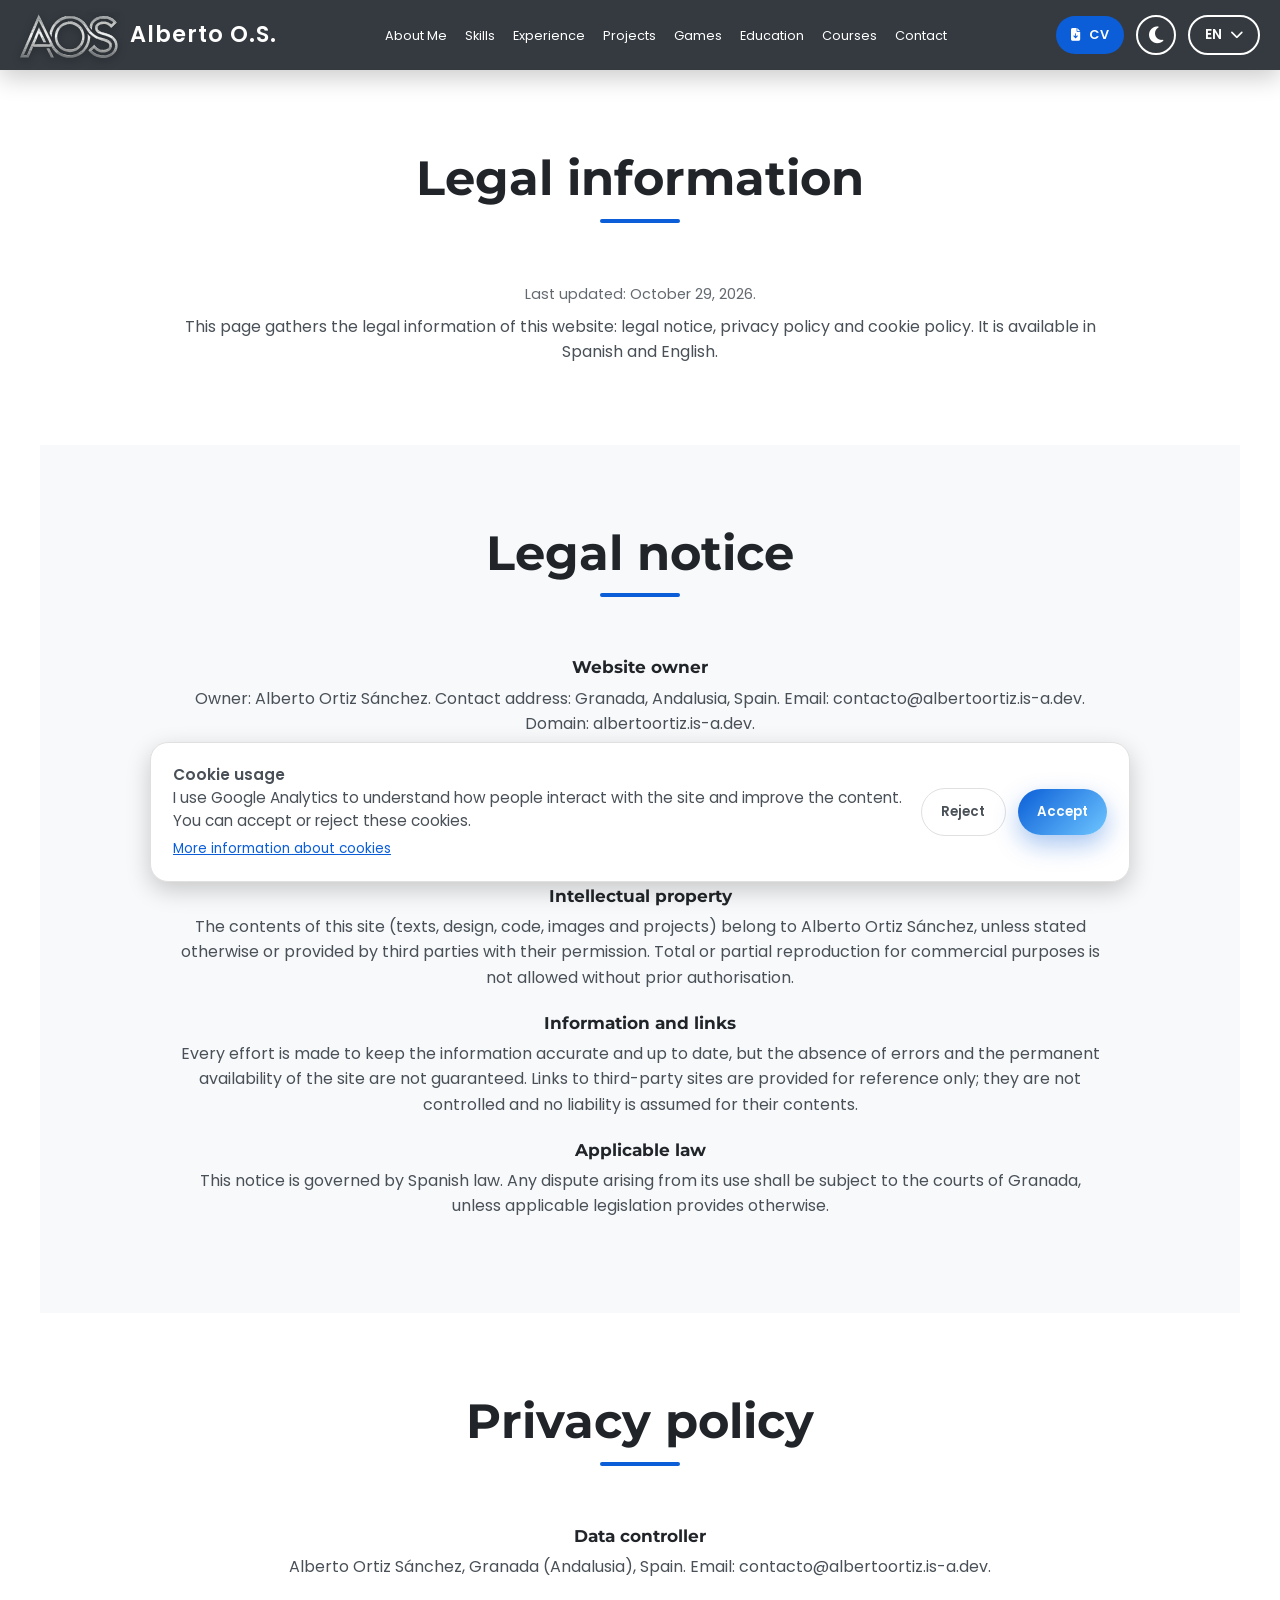
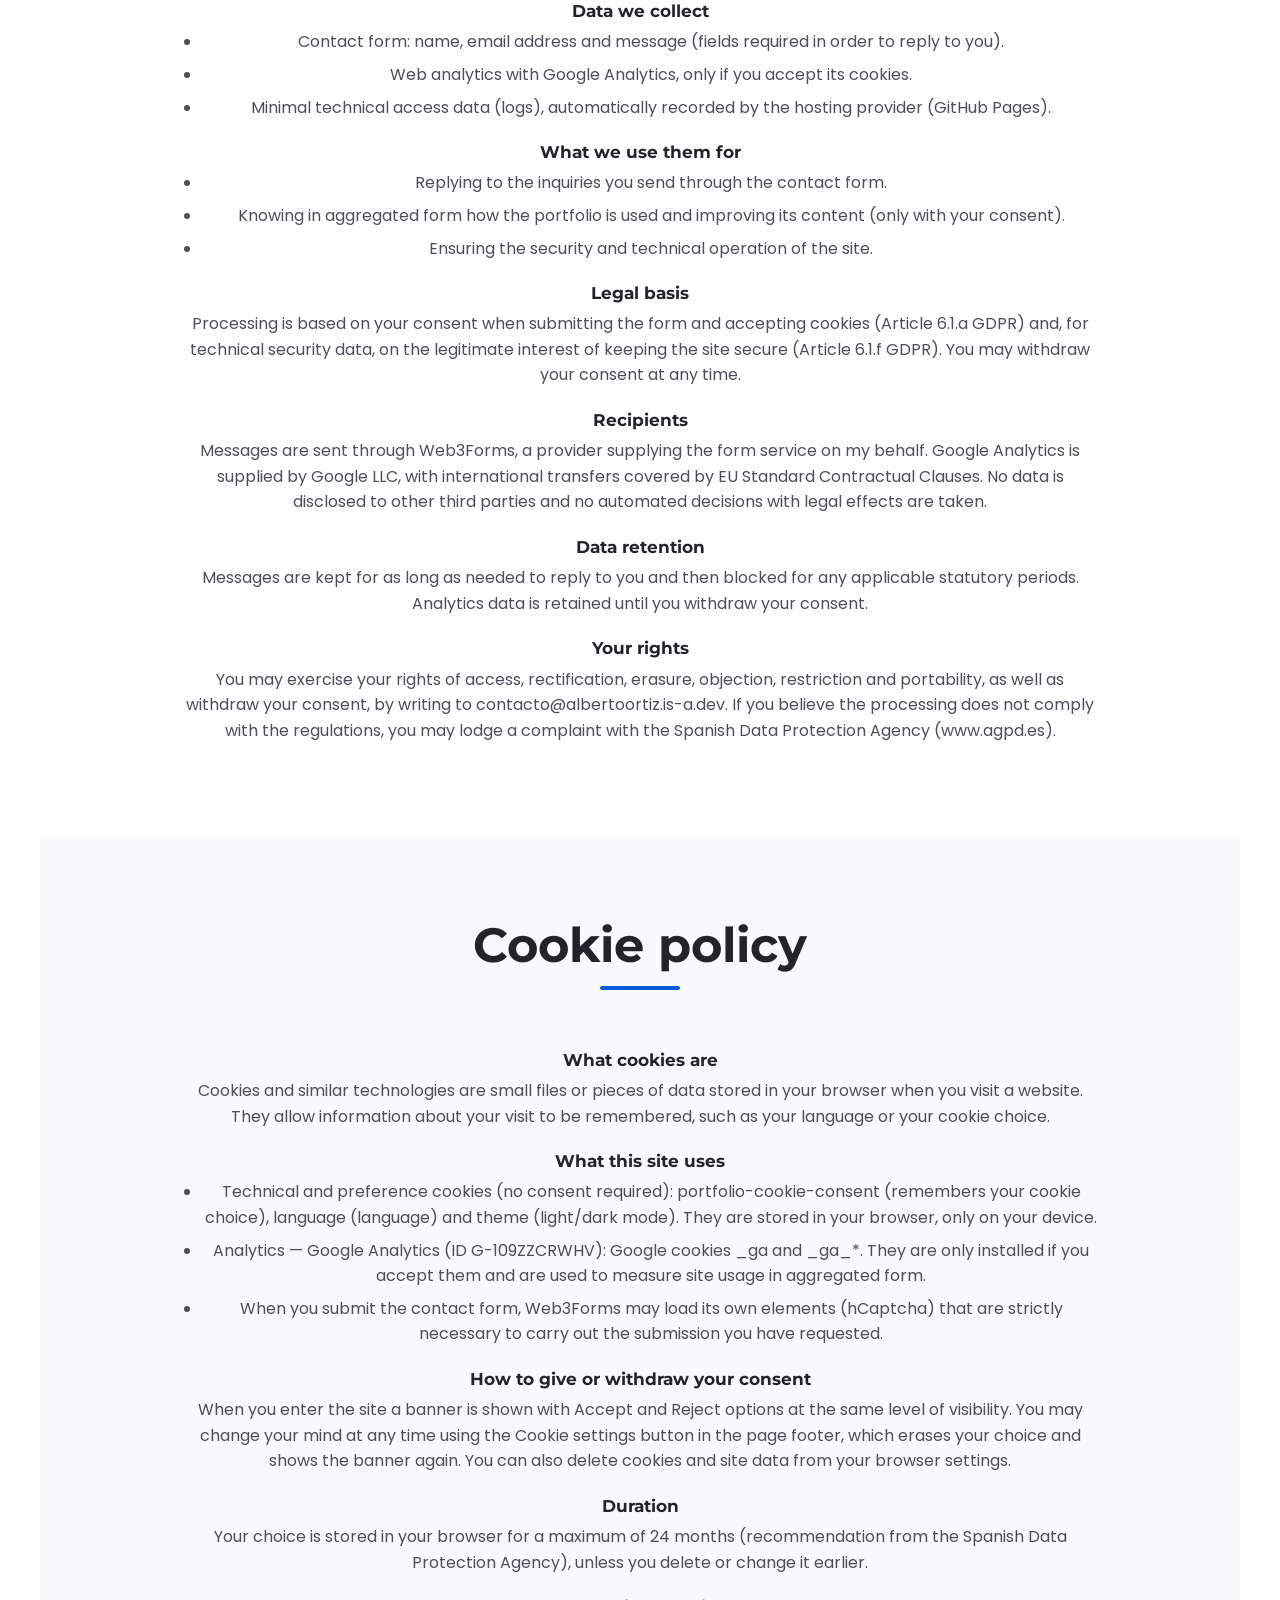
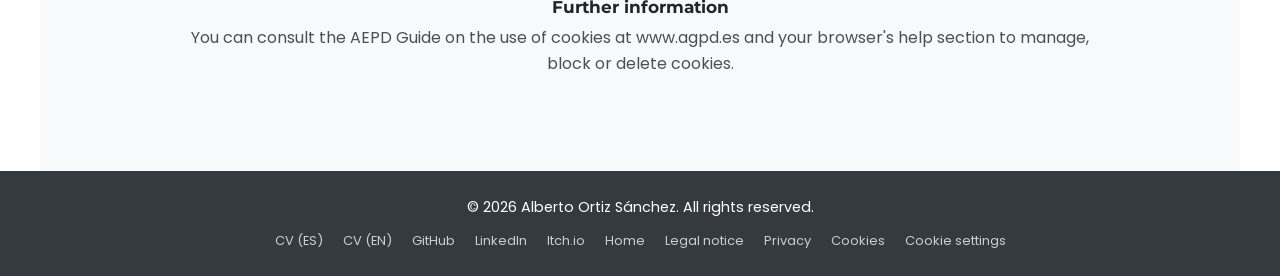
<file: en/informacion-legal/index.html>
<!DOCTYPE html>
<!-- ARCHIVO GENERADO por scripts/build_en.py a partir de informacion-legal/index.html. No lo edites a mano: modifica el original y vuelve a ejecutar el script. -->

<html data-static-lang="" lang="en">
<head>
<meta charset="utf-8"/>
<meta content="width=device-width, initial-scale=1.0" name="viewport"/>
<!-- ===== SEGURIDAD BÁSICA ===== -->
<meta http-equiv="Content-Security-Policy"
        content="default-src 'self'; img-src 'self' data: https: blob:; style-src 'self' 'unsafe-inline' https://newassets.hcaptcha.com; font-src 'self' https://newassets.hcaptcha.com; script-src 'self' 'sha256-92wy4WYQWMu1yRSh2jnhgaF96m4x9dvrI1PWnoXbJP4=' 'sha256-doTfcGLIOQJkZaKNTT2pMSgAWpnX1RfeOQXaHJpNNbc=' 'sha256-iXdn0tJ01hMdjO4CZzY66KLJ5QhuhlmeYE7z2OAT9MY=' https://www.googletagmanager.com https://web3forms.com https://hcaptcha.com https://js.hcaptcha.com https://newassets.hcaptcha.com; connect-src 'self' https://api.github.com https://api.web3forms.com https://www.googletagmanager.com https://*.google-analytics.com https://*.analytics.google.com https://*.hcaptcha.com; media-src 'self'; manifest-src 'self'; object-src 'none'; base-uri 'self'; form-action 'self' https://api.web3forms.com; frame-src 'self' https://*.hcaptcha.com; upgrade-insecure-requests">
<meta content="strict-origin-when-cross-origin" name="referrer"/>
<!-- Nota: X-Content-Type-Options, Permissions-Policy y frame-ancestors solo funcionan como cabecera HTTP
         (GitHub Pages no permite configurarlas), por eso no se declaran con <meta>. -->
<!-- ===== SEO ===== -->
<title>Alberto Ortiz Sánchez | Legal information</title>
<meta content="Legal notice, privacy policy and cookie policy of the portfolio of Alberto Ortiz Sánchez." name="description"/>
<meta content="Alberto Ortiz Sánchez" name="author"/>
<meta content="index, follow" name="robots"/>
<link href="https://albertoortiz.is-a.dev/en/informacion-legal/" rel="canonical"/>
<link href="https://albertoortiz.is-a.dev/informacion-legal/" hreflang="es" rel="alternate"/>
<link href="https://albertoortiz.is-a.dev/en/informacion-legal/" hreflang="en" rel="alternate"/>
<link href="https://albertoortiz.is-a.dev/informacion-legal/" hreflang="x-default" rel="alternate"/>
<!-- ===== DATOS ESTRUCTURADOS (Schema.org) ===== -->
<script type="application/ld+json">
{
  "@context": "https://schema.org",
  "@type": "WebPage",
  "@id": "https://albertoortiz.is-a.dev/en/informacion-legal/#webpage",
  "url": "https://albertoortiz.is-a.dev/en/informacion-legal/",
  "name": "Legal information | Alberto Ortiz Sánchez",
  "description": "Legal notice, privacy policy and cookie policy of the portfolio of Alberto Ortiz Sánchez.",
  "inLanguage": "en",
  "dateModified": "2026-10-29",
  "isPartOf": {
    "@id": "https://albertoortiz.is-a.dev/#website"
  },
  "about": {
    "@id": "https://albertoortiz.is-a.dev/#person"
  },
  "breadcrumb": {
    "@id": "https://albertoortiz.is-a.dev/en/informacion-legal/#breadcrumb"
  }
}
    </script>
<script type="application/ld+json">
{
  "@context": "https://schema.org",
  "@type": "BreadcrumbList",
  "@id": "https://albertoortiz.is-a.dev/en/informacion-legal/#breadcrumb",
  "itemListElement": [
    {
      "@type": "ListItem",
      "position": 1,
      "name": "Home",
      "item": "https://albertoortiz.is-a.dev/en/"
    },
    {
      "@type": "ListItem",
      "position": 2,
      "name": "Legal information",
      "item": "https://albertoortiz.is-a.dev/en/informacion-legal/"
    }
  ]
}
    </script>
<!-- ===== FAVICON ===== -->
<link href="/assets/img/favicon-96x96.png?v=3" rel="icon" sizes="96x96" type="image/png"/>
<link href="/assets/img/favicon.svg?v=3" rel="icon" type="image/svg+xml"/>
<link href="/assets/img/favicon.ico?v=3" rel="shortcut icon"/>
<link href="/assets/img/apple-touch-icon.png?v=3" rel="apple-touch-icon" sizes="180x180"/>
<link href="/site.webmanifest" rel="manifest"/>
<meta content="#ffffff" media="(prefers-color-scheme: light)" name="theme-color"/>
<meta content="#12121d" media="(prefers-color-scheme: dark)" name="theme-color"/>
<meta content="light dark" name="color-scheme"/>
<!-- ===== OPEN GRAPH ===== -->
<meta content="website" property="og:type"/>
<meta content="https://albertoortiz.is-a.dev/en/informacion-legal/" property="og:url"/>
<meta content="Alberto Ortiz Sánchez | Legal information" property="og:title"/>
<meta content="Legal notice, privacy policy and cookie policy of the portfolio of Alberto Ortiz Sánchez." property="og:description"/>
<meta content="https://albertoortiz.is-a.dev/assets/img/og-image-en.png" property="og:image"/>
<meta content="1200" property="og:image:width"/>
<meta content="630" property="og:image:height"/>
<meta content="Alberto Ortiz Sánchez | Legal information" property="og:image:alt"/>
<meta content="en_US" property="og:locale"/>
<meta content="es_ES" property="og:locale:alternate"/>
<meta content="Alberto Ortiz Sánchez" property="og:site_name"/>
<!-- ===== TWITTER CARD ===== -->
<meta content="summary_large_image" name="twitter:card"/>
<meta content="Alberto Ortiz Sánchez | Legal information" name="twitter:title"/>
<meta content="Legal notice, privacy policy and cookie policy of the portfolio of Alberto Ortiz Sánchez." name="twitter:description"/>
<meta content="https://albertoortiz.is-a.dev/assets/img/og-image-en.png" name="twitter:image"/>
<meta content="Alberto Ortiz Sánchez | Legal information" name="twitter:image:alt"/>
<!-- ===== ESTILOS Y FUENTES ===== -->
<style>
        
/* Fuentes autoalojadas (antes Google Fonts): sin peticiones a terceros ni transferencia de IP */
@font-face { font-family: 'Montserrat'; font-style: normal; font-weight: 300; font-display: swap; src: url('/assets/fonts/montserrat-latin-300-normal.woff2') format('woff2'); unicode-range: U+0000-00FF,U+0131,U+0152-0153,U+02BB-02BC,U+02C6,U+02DA,U+02DC,U+0304,U+0308,U+0329,U+2000-206F,U+20AC,U+2122,U+2191,U+2193,U+2212,U+2215,U+FEFF,U+FFFD; }
@font-face { font-family: 'Montserrat'; font-style: normal; font-weight: 400; font-display: swap; src: url('/assets/fonts/montserrat-latin-400-normal.woff2') format('woff2'); unicode-range: U+0000-00FF,U+0131,U+0152-0153,U+02BB-02BC,U+02C6,U+02DA,U+02DC,U+0304,U+0308,U+0329,U+2000-206F,U+20AC,U+2122,U+2191,U+2193,U+2212,U+2215,U+FEFF,U+FFFD; }
@font-face { font-family: 'Montserrat'; font-style: normal; font-weight: 700; font-display: swap; src: url('/assets/fonts/montserrat-latin-700-normal.woff2') format('woff2'); unicode-range: U+0000-00FF,U+0131,U+0152-0153,U+02BB-02BC,U+02C6,U+02DA,U+02DC,U+0304,U+0308,U+0329,U+2000-206F,U+20AC,U+2122,U+2191,U+2193,U+2212,U+2215,U+FEFF,U+FFFD; }
@font-face { font-family: 'Poppins'; font-style: normal; font-weight: 300; font-display: swap; src: url('/assets/fonts/poppins-latin-300-normal.woff2') format('woff2'); unicode-range: U+0000-00FF,U+0131,U+0152-0153,U+02BB-02BC,U+02C6,U+02DA,U+02DC,U+0304,U+0308,U+0329,U+2000-206F,U+20AC,U+2122,U+2191,U+2193,U+2212,U+2215,U+FEFF,U+FFFD; }
@font-face { font-family: 'Poppins'; font-style: normal; font-weight: 400; font-display: swap; src: url('/assets/fonts/poppins-latin-400-normal.woff2') format('woff2'); unicode-range: U+0000-00FF,U+0131,U+0152-0153,U+02BB-02BC,U+02C6,U+02DA,U+02DC,U+0304,U+0308,U+0329,U+2000-206F,U+20AC,U+2122,U+2191,U+2193,U+2212,U+2215,U+FEFF,U+FFFD; }
@font-face { font-family: 'Poppins'; font-style: normal; font-weight: 600; font-display: swap; src: url('/assets/fonts/poppins-latin-600-normal.woff2') format('woff2'); unicode-range: U+0000-00FF,U+0131,U+0152-0153,U+02BB-02BC,U+02C6,U+02DA,U+02DC,U+0304,U+0308,U+0329,U+2000-206F,U+20AC,U+2122,U+2191,U+2193,U+2212,U+2215,U+FEFF,U+FFFD; }
/* Anti-clickjacking: si la web se carga dentro de un iframe ajeno, no se muestra (GitHub Pages no permite X-Frame-Options) */
html.is-framed body { display: none !important; }

:root {
    --primary-color: #0b5ed7;
    --on-primary: #ffffff;
    --secondary-color: #2c3e50;
    --accent-color: #157347;
    --bg-light: #f8f9fa;
    --bg-main: #ffffff;
    --text-color: #495057;
    --heading-color: #212529;
    --border-color: #e0e0e0;
    --border-radius: 12px;
    --shadow-light: 0 4px 15px rgba(0, 0, 0, 0.1);
    --shadow-dark: 0 8px 25px rgba(0, 0, 0, 0.2);
    --nav-bg: #343a40;
}

body[data-theme="dark"] {
    --primary-color: #4dabf7;
    --on-primary: #0b1220;
    --secondary-color: #e9ecef;
    --accent-color: #51cf66;
    --bg-light: #1c1c27;
    --bg-main: #12121d;
    --text-color: #adb5bd;
    --heading-color: #ffffff;
    --border-color: #495057;
    --shadow-light: 0 4px 15px rgba(0, 0, 0, 0.2);
    --shadow-dark: 0 8px 25px rgba(0, 0, 0, 0.4);
    --nav-bg: #12121d;
}

* {
    box-sizing: border-box;
    margin: 0;
    padding: 0;
}

/* Utilidad genérica: ocultar elementos (p. ej. honeypot antispam) */
.hidden {
    display: none !important;
}

html {
    scroll-behavior: smooth;
}

body {
    font-family: 'Poppins', sans-serif;
    color: var(--text-color);
    line-height: 1.6;
    background-color: var(--bg-main);
    overflow-x: hidden;
    transition: background-color 0.3s ease, color 0.3s ease;
}

h1, h2, h3, h4, h5, h6, .company, .institution {
    font-family: 'Montserrat', sans-serif;
    color: var(--heading-color);
    line-height: 1.2;
    transition: color 0.3s ease;
}

a {
    color: var(--primary-color);
    text-decoration: none;
    transition: color 0.3s ease;
}

a:hover {
    color: var(--accent-color);
}

ul {
    list-style: none;
}

.cookie-consent {
    position: fixed;
    left: 0;
    right: 0;
    bottom: 18px;
    z-index: 2000;
    padding: 0 18px;
    pointer-events: none;
}

.cookie-panel {
    max-width: 980px;
    margin: 0 auto;
    padding: 20px 22px;
    display: flex;
    align-items: center;
    justify-content: space-between;
    gap: 18px;
    background: var(--bg-main);
    border: 1px solid var(--border-color);
    border-radius: 18px;
    box-shadow: var(--shadow-dark);
    backdrop-filter: blur(10px);
    pointer-events: auto;
}

.cookie-copy {
    flex: 1 1 auto;
}

.cookie-title {
    margin: 0 0 6px;
    font-size: clamp(1.1rem, 1.5vw, 1.5rem);
    color: var(--heading-color);
    font-weight: 700;
}

.cookie-copy p {
    margin: 0;
    color: var(--text-color);
    font-size: 0.96rem;
    line-height: 1.5;
}

.cookie-actions {
    display: flex;
    align-items: center;
    gap: 12px;
    flex-shrink: 0;
}

.cookie-btn {
    border: none;
    border-radius: 999px;
    padding: 0.8rem 1.2rem;
    font-weight: 600;
    cursor: pointer;
    transition: transform 0.2s ease, opacity 0.2s ease, box-shadow 0.2s ease;
    font-family: 'Poppins', sans-serif;
}

.cookie-btn:hover {
    transform: translateY(-1px);
}

.cookie-btn-primary {
    background: linear-gradient(135deg, var(--primary-color), #6ec6ff);
    color: var(--on-primary);
    box-shadow: 0 10px 25px rgba(11, 94, 215, 0.35);
}

.cookie-btn-secondary {
    background: transparent;
    color: var(--text-color);
    border: 1px solid var(--border-color);
}

.cookie-consent.is-hidden {
    opacity: 0;
    transform: translateY(8px);
    transition: opacity 0.25s ease, transform 0.25s ease;
}

@media (max-width: 720px) {
    .cookie-consent {
        bottom: 10px;
        padding: 0 10px;
    }

    .cookie-panel {
        flex-direction: column;
        align-items: stretch;
        padding: 18px 16px;
    }

    .cookie-actions {
        width: 100%;
    }

    .cookie-btn {
        flex: 1 1 0;
    }
}

.navbar {
    background-color: var(--nav-bg);
    padding: 15px 40px;
    display: flex;
    justify-content: space-between;
    align-items: center;
    position: sticky;
    top: 0;
    z-index: 1000;
    box-shadow: var(--shadow-dark);
    animation: fadeInDown 1s ease-out;
    transition: background-color 0.3s ease;
}

.nav-brand {
    color: #fff;
    font-size: 1.8em;
    font-weight: 700;
    letter-spacing: 1px;
    display: flex;
    align-items: center;
    gap: 10px;
}

.nav-logo {
    height: 46px;
    width: auto;
    display: block;
    filter: drop-shadow(0 2px 4px rgba(0, 0, 0, 0.35));
    transition: transform 0.3s ease, filter 0.3s ease;
}

.nav-brand:hover .nav-logo {
    transform: translateY(-1px);
    filter: drop-shadow(0 4px 10px rgba(11, 94, 215, 0.55));
}

.nav-toggle {
    display: none;
    background: none;
    border: 2px solid rgba(255, 255, 255, 0.6);
    color: #fff;
    width: 44px;
    height: 44px;
    border-radius: 10px;
    cursor: pointer;
    font-size: 1.15em;
    align-items: center;
    justify-content: center;
    transition: background-color 0.2s ease, border-color 0.2s ease;
}

.nav-toggle:hover,
.nav-toggle[aria-expanded="true"] {
    background-color: rgba(255, 255, 255, 0.12);
    border-color: #fff;
}

.nav-cv-btn {
    display: inline-flex;
    align-items: center;
    gap: 8px;
    padding: 8px 16px;
    border-radius: 999px;
    background: var(--primary-color);
    color: var(--on-primary) !important;
    font-family: 'Poppins', sans-serif;
    font-size: 0.85em;
    font-weight: 600;
    letter-spacing: 0.4px;
    text-transform: uppercase;
    border: 2px solid transparent;
    transition: transform 0.2s ease, box-shadow 0.2s ease, background-color 0.2s ease;
}

.nav-cv-btn:hover {
    transform: translateY(-2px);
    box-shadow: 0 6px 16px rgba(11, 94, 215, 0.45);
    color: var(--on-primary) !important;
}

.nav-links {
    flex-grow: 1;
    text-align: center;
}

.nav-links a {
    color: #fff;
    margin: 0 20px;
    font-weight: 400;
    font-size: 0.95em;
    white-space: nowrap;
    position: relative;
}

.nav-links a::after {
    content: '';
    position: absolute;
    width: 0;
    height: 2px;
    display: block;
    margin-top: 5px;
    right: 0;
    background: var(--primary-color);
    transition: width 0.3s ease;
}

.nav-links a:hover::after {
    width: 100%;
    left: 0;
    background: var(--accent-color);
}

/* --- BOTONES DE ACCIÓN EN NAVBAR --- */
.nav-actions {
    display: flex;
    align-items: center;
    gap: 15px;
}

.theme-btn {
    background: none;
    border: 2px solid #fff;
    color: #fff;
    width: 40px;
    height: 40px;
    border-radius: 50%;
    cursor: pointer;
    font-size: 1.2em;
    display: flex;
    justify-content: center;
    align-items: center;
    transition: all 0.3s ease;
}

.theme-btn:hover {
    background-color: #fff;
    color: var(--nav-bg);
}

.lang-switcher {
    position: relative;
}

.lang-btn {
    background: none;
    border: 2px solid #fff;
    color: #fff;
    padding: 8px 15px;
    border-radius: 20px;
    cursor: pointer;
    font-family: 'Poppins', sans-serif;
    font-weight: 600;
    display: flex;
    align-items: center;
    gap: 8px;
    transition: background-color 0.3s ease;
}

.lang-btn:hover {
    background-color: rgba(255, 255, 255, 0.1);
}

.lang-dropdown {
    display: none;
    position: absolute;
    top: 120%;
    right: 0;
    background-color: var(--bg-main);
    border: 1px solid var(--border-color);
    border-radius: var(--border-radius);
    box-shadow: var(--shadow-dark);
    overflow: hidden;
    z-index: 1001;
}

.lang-dropdown.show {
    display: block;
}

.lang-dropdown a {
    display: block;
    padding: 12px 20px;
    color: var(--heading-color);
    white-space: nowrap;
}

.lang-dropdown a:hover {
    background-color: var(--bg-light);
    color: var(--primary-color);
}

/* --- SECCIÓN HERO --- */
.hero-section {
    min-height: 100vh;
    background: linear-gradient(135deg, var(--secondary-color) 0%, var(--primary-color) 100%);
    display: flex;
    justify-content: center;
    align-items: center;
    text-align: center;
    color: #fff;
    position: relative;
    overflow: hidden;
    transition: background 0.3s ease;
}

body[data-theme="dark"] .hero-section {
    background: linear-gradient(135deg, #12121d 0%, #1c1c27 100%);
}

.hero-content {
    max-width: 800px;
    padding: 40px;
    z-index: 1;
    animation: fadeInUp 1.2s ease-out;
}

.hero-pic {
    width: 200px;
    height: 200px;
    border-radius: 50%;
    border: 6px solid #fff;
    object-fit: cover;
    margin-bottom: 20px;
    box-shadow: var(--shadow-dark);
    animation: zoomIn 1s ease-out;
}

.hero-section h1 {
    font-size: 4em;
    margin-bottom: 10px;
    color: #fff;
    text-shadow: 2px 2px 4px rgba(0,0,0,0.3);
}

.hero-section .tagline {
    font-size: 1.5em;
    font-weight: 300;
    opacity: 0.9;
    margin-bottom: 40px;
}

.hero-actions .btn {
    margin: 0 15px;
}

/* --- BOTONES --- */
.btn {
    display: inline-block;
    padding: 12px 30px;
    border-radius: 50px;
    font-weight: 600;
    text-transform: uppercase;
    transition: all 0.3s ease;
    border: 2px solid transparent;
}

.primary-btn {
    background-color: var(--primary-color);
    color: var(--on-primary);
    border-color: var(--primary-color);
}

.primary-btn:hover {
    background-color: transparent;
    color: var(--primary-color);
    border-color: var(--primary-color);
}

.secondary-btn {
    background-color: transparent;
    color: #fff;
    border-color: #fff;
}

.secondary-btn:hover {
    background-color: #fff;
    color: var(--primary-color);
}

/* --- SECCIONES GENERALES --- */
.section-container {
    padding: 80px 40px;
    max-width: 1200px;
    margin: 0 auto;
    text-align: center;
    position: relative;
    overflow: hidden;
    transition: background-color 0.3s ease;
}

.bg-light {
    background-color: var(--bg-light);
}

.section-title {
    font-size: 3em;
    margin-bottom: 60px;
    color: var(--heading-color);
    position: relative;
    display: inline-block;
    padding-bottom: 15px;
}

.section-title::after {
    content: '';
    position: absolute;
    left: 50%;
    bottom: 0;
    transform: translateX(-50%);
    width: 80px;
    height: 4px;
    background-color: var(--primary-color);
    border-radius: 2px;
}

/* --- SOBRE MÍ --- */
.about-content {
    display: flex;
    flex-direction: column;
    align-items: center;
    gap: 30px;
    max-width: 800px;
    margin: 0 auto;
    text-align: left;
}

.about-content p {
    font-size: 1.1em;
    line-height: 1.8;
}

.personal-details {
    margin-top: 30px;
    width: 100%;
}

.personal-details h3 {
    font-size: 1.6em;
    color: var(--primary-color);
    margin-bottom: 20px;
}

.personal-details ul {
    display: grid;
    grid-template-columns: repeat(auto-fit, minmax(250px, 1fr));
    gap: 15px;
}

.personal-details li {
    font-size: 1.1em;
    display: flex;
    align-items: center;
}

.personal-details li i {
    color: var(--primary-color);
    margin-right: 15px;
    font-size: 1.3em;
}

/* --- HABILIDADES --- */
.skills-grid {
    display: grid;
    grid-template-columns: 1fr;
    gap: 30px;
    text-align: left;
    max-width: 1200px;
    margin: 0 auto;
}

@media (min-width: 577px) {
    .skills-grid { grid-template-columns: repeat(2, minmax(0, 1fr)); }
}

@media (min-width: 980px) {
    .skills-grid { grid-template-columns: repeat(3, minmax(0, 1fr)); }
}

@media (min-width: 1280px) {
    .skills-grid { max-width: 1320px; }
    .skill-category { padding: 28px 24px; }
    .skill-category h3 { font-size: clamp(2rem, 1.6vw, 3rem); }
    .skill-category ul { gap: 18px 16px; }
}

.skill-category {
    background-color: var(--bg-main);
    padding: 30px;
    border-radius: var(--border-radius);
    box-shadow: var(--shadow-light);
    transition: transform 0.3s ease, box-shadow 0.3s ease, background-color 0.3s ease;
    display: flex;
    flex-direction: column;
    min-height: 100%;
}

.skill-category:hover {
    transform: translateY(-10px);
    box-shadow: var(--shadow-dark);
}

.skill-category h3 {
    font-size: 1.8em;
    color: var(--primary-color);
    margin-bottom: 25px;
    border-bottom: 2px solid var(--primary-color);
    padding-bottom: 10px;
}

.skill-category ul {
    display: grid;
    grid-template-columns: repeat(2, minmax(0, 1fr));
    gap: 16px 14px;
    align-items: stretch;
}

.skill-category li {
    font-size: clamp(0.98rem, 1vw, 1.2rem);
    display: flex;
    align-items: center;
    gap: 12px;
    min-height: 52px;
    line-height: 1.35;
    transition: color 0.3s ease;
    width: 100%;
    word-break: break-word;
}

.skill-category li:hover {
    color: var(--primary-color);
}

.skill-category li i {
    flex-shrink: 0;
    width: 1.5em;
    text-align: center;
    font-size: 1.2em;
    transition: color 0.3s ease;
}

.skill-category li:hover i {
    color: var(--primary-color);
}

/* Barras de Progreso de Idiomas */
.language-item {
    margin-bottom: 20px;
}

.language-item p {
    font-weight: 600;
    margin-bottom: 8px;
    display: flex;
    justify-content: space-between;
    align-items: center;
}

.progress-bar-container {
    background-color: var(--border-color);
    height: 10px;
    border-radius: 5px;
    overflow: hidden;
    position: relative;
}

.progress-bar-fill {
    background: linear-gradient(to right, var(--primary-color), var(--accent-color));
    height: 100%;
    border-radius: 5px;
    width: 0%; /* Inicialmente 0% para animación */
    transition: width 1s ease-out;
    position: relative;
}

.progress-bar-fill::after {
    content: attr(data-level);
    position: absolute;
    right: 5px;
    top: 50%;
    transform: translateY(-50%);
    color: white;
    font-size: 0.8em;
    font-weight: 600;
    opacity: 0;
    transition: opacity 0.5s ease;
}

.progress-bar-fill.animated::after {
    opacity: 1;
}

/* --- EXPERIENCIA (TIMELINE) --- */
.timeline {
    position: relative;
    max-width: 1000px;
    margin: 0 auto;
    padding-bottom: 50px;
}

.timeline::after {
    content: '';
    position: absolute;
    width: 4px;
    background-color: var(--primary-color);
    top: 0;
    bottom: 0;
    left: 50%;
    margin-left: -2px;
}

.timeline-item {
    padding: 10px 0;
    position: relative;
    background-color: inherit;
    width: 50%;
}

.timeline-item::after {
    content: '';
    position: absolute;
    width: 25px;
    height: 25px;
    right: -17px;
    background-color: var(--bg-main);
    border: 4px solid var(--accent-color);
    top: 15px;
    border-radius: 50%;
    z-index: 1;
    transition: background-color 0.3s ease;
}

.timeline-item.left {
    left: 0;
    padding-right: 90px;
}

.timeline-item.right {
    left: 50%;
    padding-left: 90px;
}

.timeline-item.right::after {
    left: -17px;
}

.timeline-content {
    padding: 20px 30px;
    background-color: var(--bg-main);
    position: relative;
    border-radius: var(--border-radius);
    box-shadow: var(--shadow-light);
    transition: all 0.3s ease;
}

.timeline-content:hover {
    transform: translateY(-8px);
    box-shadow: var(--shadow-dark);
}

.timeline-content h3 {
    font-size: 1.4em;
    color: var(--primary-color);
    margin-bottom: 5px;
}

.timeline-content .description {
    font-size: 0.95em;
}

/* --- FORMACIÓN & CURSOS --- */
.education-grid, .courses-list {
    display: grid;
    grid-template-columns: repeat(auto-fit, minmax(300px, 1fr));
    gap: 30px;
    max-width: 1000px;
    margin: 0 auto;
    text-align: left;
}

.education-item, .course-item {
    background-color: var(--bg-main);
    padding: 25px;
    border-radius: var(--border-radius);
    box-shadow: var(--shadow-light);
    transition: all 0.3s ease;
}

.education-item:hover, .course-item:hover {
    transform: translateY(-8px);
    box-shadow: var(--shadow-dark);
}

.education-item h3, .course-item h3 {
    font-size: 1.3em;
    color: var(--primary-color);
    margin-bottom: 5px;
    display: flex;
    align-items: center;
    gap: 12px;
    flex-wrap: wrap;
    word-break: break-word;
    overflow-wrap: anywhere;
}

.course-item h3 i {
    font-size: 0.9em;
    min-width: 25px;
    text-align: center;
}

.education-item .date, .course-item .details {
    font-size: 0.9em;
}

.badge-new {
    background: linear-gradient(135deg, #ff416c, #ff4b2b);
    color: white;
    padding: 2px 10px;
    border-radius: 12px;
    font-size: 0.65em;
    font-weight: 700;
    text-transform: uppercase;
    box-shadow: 0 2px 8px rgba(255, 65, 108, 0.4);
    display: inline-flex;
    align-items: center;
    white-space: nowrap;
    flex-shrink: 0;
    align-self: flex-start;
    margin-top: 3px;
}

/* --- CONTACTO --- */
.contact-info-grid {
    display: flex;
    justify-content: center;
    gap: 50px;
    flex-wrap: wrap;
    margin-bottom: 40px;
}

.contact-item {
    text-align: center;
    transition: transform 0.3s ease, color 0.3s ease;
}

.contact-item:hover {
    transform: translateY(-5px);
    color: var(--primary-color);
}

.contact-item i {
    color: var(--primary-color);
    margin-bottom: 15px;
    transition: color 0.3s ease;
}

.contact-item:hover i {
    color: var(--accent-color);
}

.contact-item p {
    font-size: 1.1em;
    font-weight: 600;
}

.footer-note {
    font-size: 1.1em;
    font-style: italic;
}

/* --- FOOTER --- */
footer {
    background-color: var(--nav-bg);
    color: #fff;
    text-align: center;
    padding: 25px 0;
    font-size: 0.9em;
    transition: background-color 0.3s ease;
}

/* --- ANIMACIONES Y RESPONSIVE --- */
@keyframes fadeInDown { from { opacity: 0; transform: translateY(-20px); } to { opacity: 1; transform: translateY(0); } }
@keyframes fadeInUp { from { opacity: 0; transform: translateY(40px); } to { opacity: 1; transform: translateY(0); } }
@keyframes zoomIn { from { opacity: 0; transform: scale(0.8); } to { opacity: 1; transform: scale(1); } }
@keyframes blink { 0%, 100% { opacity: 1; } 50% { opacity: 0; } }
@keyframes pulse-glow { 0%, 100% { box-shadow: 0 0 8px rgba(0,123,255,0.4); } 50% { box-shadow: 0 0 20px rgba(0,123,255,0.9); } }

.animate-on-scroll { opacity: 0; transform: translateY(50px); transition: opacity 0.8s ease-out, transform 0.8s ease-out; }
.animate-on-scroll.is-visible { opacity: 1; transform: translateY(0); }

/* --- BARRA DE PROGRESO DE LECTURA --- */
#read-progress {
    position: fixed;
    top: 0; left: 0;
    height: 3px;
    width: 0%;
    background: linear-gradient(to right, var(--primary-color), var(--accent-color));
    z-index: 9999;
    transition: width 0.1s linear;
}

/* --- PARTÍCULAS (Canvas hero) --- */
#particles-canvas {
    position: absolute;
    top: 0; left: 0;
    width: 100%; height: 100%;
    z-index: 0;
    pointer-events: none;
}

/* --- TYPING CURSOR --- */
.typing-cursor {
    display: inline-block;
    animation: blink 0.8s infinite;
    color: rgba(255,255,255,0.8);
    font-weight: 300;
    margin-left: 2px;
}

/* --- BOTÓN DESCARGAR CV --- */
.cv-btn {
    background: linear-gradient(135deg, #28a745, #20c997);
    color: #fff !important;
    border-color: transparent;
}
.cv-btn:hover {
    background: linear-gradient(135deg, #20c997, #28a745);
    color: #fff !important;
    transform: translateY(-3px);
    box-shadow: 0 8px 20px rgba(40,167,69,0.5);
}

/* --- PROYECTOS GITHUB --- */
.projects-subtitle {
    font-size: 1.1em;
    color: var(--text-color);
    margin-bottom: 40px;
    margin-top: -40px;
}

.subsection-title {
    font-size: 1.8em;
    color: var(--primary-color);
    margin-top: 50px;
    margin-bottom: 25px;
    text-align: center;
    font-family: 'Montserrat', sans-serif;
    font-weight: 700;
}

.projects-grid {
    display: grid;
    grid-template-columns: repeat(auto-fill, minmax(300px, 1fr));
    gap: 25px;
    max-width: 1100px;
    margin: 0 auto 40px;
    text-align: left;
}

.project-card {
    background-color: var(--bg-main);
    border: 1px solid var(--border-color);
    border-radius: 12px;
    padding: 25px;
    display: flex;
    flex-direction: column;
    gap: 12px;
    transition: transform 0.3s ease, box-shadow 0.3s ease, border-color 0.3s ease;
    position: relative;
    overflow: hidden;
}

.project-card::before {
    content: '';
    position: absolute;
    top: 0; left: 0;
    width: 100%; height: 3px;
    background: linear-gradient(to right, var(--primary-color), var(--accent-color));
    transform: scaleX(0);
    transform-origin: left;
    transition: transform 0.3s ease;
}

.project-card:hover::before { transform: scaleX(1); }

.project-card:hover {
    transform: translateY(-8px);
    box-shadow: var(--shadow-dark);
    border-color: var(--primary-color);
}

.project-card-header { display: flex; align-items: center; gap: 10px; }
.project-card-header i { color: var(--text-color); font-size: 1.3em; }

.project-card h3 {
    font-size: 1.05em;
    color: var(--primary-color);
    margin: 0;
    word-break: break-all;
}

.project-card p { font-size: 0.9em; color: var(--text-color); flex-grow: 1; line-height: 1.6; }

.project-card-meta { display: flex; flex-wrap: wrap; gap: 8px; align-items: center; }

.project-lang {
    background-color: var(--bg-light);
    color: var(--primary-color);
    padding: 3px 10px;
    border-radius: 20px;
    font-size: 0.78em;
    font-weight: 600;
    border: 1px solid var(--border-color);
}

.project-lang--python { border-left: 3px solid #3572A5; }
.project-lang--javascript { border-left: 3px solid #f1e05a; }
.project-lang--typescript { border-left: 3px solid #2b7489; }
.project-lang--dart { border-left: 3px solid #00B4AB; }
.project-lang--kotlin { border-left: 3px solid #F18E33; }
.project-lang--java { border-left: 3px solid #b07219; }
.project-lang--csharp { border-left: 3px solid #178600; }
.project-lang--swift { border-left: 3px solid #F05138; }

.project-card-header .project-branch-icon { color: var(--accent-color); }

.project-stars { font-size: 0.85em; color: var(--text-color); }

.project-card-link {
    display: inline-flex;
    align-items: center;
    gap: 6px;
    color: var(--primary-color);
    font-weight: 600;
    font-size: 0.9em;
    margin-top: 5px;
    transition: gap 0.2s ease, color 0.2s ease;
}
.project-card-link:hover { gap: 12px; color: var(--accent-color); }

.projects-loading {
    grid-column: 1 / -1;
    text-align: center;
    padding: 60px;
    color: var(--text-color);
    display: flex;
    flex-direction: column;
    align-items: center;
    gap: 15px;
}

.projects-footer { text-align: center; margin-top: 10px; }

.github-all-btn { display: inline-flex; align-items: center; gap: 10px; }

@media (max-width: 992px) {
    .nav-links { display: none; }
    .nav-brand { flex-grow: 1; text-align: left; }
    .hero-section h1 { font-size: 3em; }
    .section-title { font-size: 2.5em; }
    .timeline::after { left: 20px; }
    .timeline-item { width: 100%; padding-left: 50px; padding-right: 10px; }
    .timeline-item.left { padding-right: 10px; }
    .timeline-item::after { left: 13px; }
    .timeline-item.right { left: 0%; padding-left: 50px; }
    .timeline-content { text-align: left; }
    .timeline-content h3 { font-size: 1.1em; }
    .education-grid, .courses-list { grid-template-columns: 1fr; }
}

@media (max-width: 480px) {
    .timeline-item { padding-left: 38px; padding-right: 8px; }
    .timeline-item.left { padding-right: 8px; }
    .timeline::after { left: 14px; }
    .timeline-item::after { left: 7px; width: 20px; height: 20px; }
    .timeline-content { padding: 16px 18px; }
    .timeline-content h3 { font-size: 1em; }
    .section-container { padding: 50px 14px; }
}

@media (max-width: 576px) {
    .hero-section h1 { font-size: 2.2em; }
    .hero-actions { flex-direction: column; align-items: center; }
    .btn { width: 80%; margin: 10px auto; }
    .section-container { padding: 60px 20px; }
    .section-title { font-size: 2em; }
    .personal-details ul { grid-template-columns: 1fr; }
    .projects-grid { grid-template-columns: 1fr; }
}
/* =========================================================
   MEJORAS 2026: navegación móvil, CV, tarjetas y a11y
   ========================================================= */

/* --- Accesibilidad base --- */
.skip-link {
    position: fixed;
    top: 10px;
    left: 10px;
    z-index: 10000;
    padding: 10px 18px;
    border-radius: 8px;
    background: var(--primary-color);
    color: var(--on-primary);
    font-weight: 600;
    transform: translateY(-160%);
    transition: transform 0.2s ease;
}

.skip-link:focus {
    transform: translateY(0);
    color: var(--on-primary);
}

a:focus-visible,
button:focus-visible {
    outline: 3px solid var(--primary-color);
    outline-offset: 3px;
    border-radius: 4px;
}

@media (prefers-reduced-motion: reduce) {
    html { scroll-behavior: auto; }
    *, *::before, *::after {
        animation-duration: 0.001ms !important;
        animation-iteration-count: 1 !important;
        transition-duration: 0.001ms !important;
    }
}

html { scroll-padding-top: 90px; }
section[id] { scroll-margin-top: 90px; }

/* --- Hero: badge, rol y CTA --- */
.hero-content { max-width: 900px; }

.status-badge {
    display: inline-flex;
    align-items: center;
    gap: 9px;
    padding: 7px 16px;
    margin-bottom: 22px;
    border-radius: 999px;
    background: rgba(255, 255, 255, 0.12);
    border: 1px solid rgba(255, 255, 255, 0.3);
    backdrop-filter: blur(4px);
    color: #fff;
    font-size: 0.85em;
    font-weight: 500;
    letter-spacing: 0.3px;
}

.status-dot {
    width: 8px;
    height: 8px;
    border-radius: 50%;
    background: #51cf66;
    box-shadow: 0 0 0 0 rgba(81, 207, 102, 0.7);
    animation: pulse-glow 2s infinite;
}

.hero-role {
    font-size: 1.05em;
    font-weight: 500;
    letter-spacing: 0.14em;
    text-transform: uppercase;
    opacity: 0.85;
    margin-top: 0;
    margin-bottom: 14px;
}

.hero-contact {
    margin-top: 26px;
    font-size: 0.95em;
}

.hero-contact a {
    color: #fff;
    border-bottom: 1px solid rgba(255, 255, 255, 0.45);
    padding-bottom: 2px;
}

.hero-contact a:hover { color: #fff; border-color: #fff; }

.hero-actions {
    display: flex;
    flex-wrap: wrap;
    gap: 14px;
    justify-content: center;
}

.hero-actions .btn { margin: 0; }

/* --- Botón CV (contraste AA) --- */
.cv-btn {
    display: inline-flex;
    align-items: center;
    gap: 10px;
    background: linear-gradient(135deg, #198754, #146c43);
    color: #ffffff !important;
    border-color: transparent;
}

.cv-btn:hover {
    background: linear-gradient(135deg, #20c997, #157347);
    color: #06281c !important;
    transform: translateY(-3px);
    box-shadow: 0 8px 20px rgba(20, 108, 67, 0.45);
}

/* --- Tarjetas de proyecto con imagen --- */
.project-media {
    position: relative;
    margin: -25px -25px 16px;
    aspect-ratio: 16 / 9;
    overflow: hidden;
    background: linear-gradient(135deg, #1b263b 0%, #0b5ed7 100%);
    isolation: isolate;
}

.project-media-bg {
    position: absolute;
    inset: -24px;
    z-index: 0;
    width: calc(100% + 48px);
    height: calc(100% + 48px);
    object-fit: cover;
    filter: blur(22px) brightness(0.5) saturate(1.15);
    transform: scale(1.12);
}

.project-media-main {
    position: absolute;
    inset: 0;
    z-index: 2;
    width: 100%;
    height: 100%;
    object-fit: contain;
    display: block;
}

.project-media--empty { background: linear-gradient(135deg, #1b263b 0%, #0b5ed7 100%); }

.project-media-main.is-missing { display: none; }

.project-media-fallback {
    position: absolute;
    inset: 0;
    z-index: 1;
    display: grid;
    place-items: center;
    color: rgba(255, 255, 255, 0.85);
    font-size: 2.4em;
    opacity: 0.9;
}

/* --- Reconocimiento --- */
.recommendation-card {
    display: flex;
    gap: 22px;
    align-items: flex-start;
    max-width: 800px;
    margin: 0 auto;
    padding: 34px;
    text-align: left;
    border-radius: var(--border-radius);
    background: linear-gradient(135deg, #1b263b 0%, #23395d 100%);
    border: 1px solid rgba(255, 255, 255, 0.1);
    box-shadow: var(--shadow-dark);
    color: #e9ecef;
}

.recommendation-icon {
    font-size: 2em;
    color: #ffd43b;
    flex-shrink: 0;
    margin-top: 4px;
}

.recommendation-body p {
    font-size: 1.02em;
    line-height: 1.75;
}

.recommendation-author {
    margin-top: 16px;
    display: flex;
    flex-direction: column;
    gap: 2px;
}

.recommendation-author strong { color: #fff; font-size: 1.02em; }
.recommendation-author span { font-size: 0.88em; color: #adb5bd; }

/* --- Contacto --- */
.contact-card {
    max-width: 620px;
    margin: 0 auto 34px;
    padding: 30px;
    border-radius: var(--border-radius);
    background: var(--bg-main);
    box-shadow: var(--shadow-light);
}

.contact-label {
    text-transform: uppercase;
    letter-spacing: 0.16em;
    font-size: 0.78em;
    font-weight: 600;
    color: var(--text-color);
    margin-bottom: 8px;
}

.contact-email-row {
    display: flex;
    flex-wrap: wrap;
    align-items: center;
    justify-content: center;
    gap: 10px 14px;
    margin-bottom: 4px;
}

.contact-email {
    display: inline-block;
    font-size: 1.25em;
    font-weight: 600;
    color: var(--primary-color);
    word-break: break-all;
    overflow-wrap: anywhere;
    max-width: 100%;
}

.copy-btn,
.contact-social-btn {
    display: inline-flex;
    align-items: center;
    gap: 8px;
    padding: 9px 16px;
    border-radius: 999px;
    border: 1px solid var(--border-color);
    background: var(--bg-light);
    color: var(--heading-color);
    font-family: 'Poppins', sans-serif;
    font-size: 0.85em;
    font-weight: 500;
    cursor: pointer;
    transition: background-color 0.2s ease, border-color 0.2s ease, color 0.2s ease;
}

.copy-btn:hover,
.contact-social-btn:hover {
    border-color: var(--primary-color);
    color: var(--primary-color);
}

.copy-btn.is-copied {
    background: #d1e7dd;
    border-color: #198754;
    color: #0f5132;
}

.contact-socials-title {
    margin-bottom: 18px;
    font-size: 0.9em;
    letter-spacing: 0.1em;
    text-transform: uppercase;
    color: var(--text-color);
}

.contact-socials {
    display: flex;
    flex-wrap: wrap;
    justify-content: center;
    gap: 12px;
}

.contact-socials a,
.contact-socials .contact-social-btn {
    display: inline-flex;
    align-items: center;
    gap: 10px;
    padding: 12px 20px;
    border-radius: 999px;
    border: 1px solid var(--border-color);
    background: var(--bg-main);
    color: var(--heading-color);
    font-size: 0.92em;
    font-weight: 500;
    transition: transform 0.2s ease, border-color 0.2s ease, color 0.2s ease, box-shadow 0.2s ease;
}

.contact-socials a:hover,
.contact-socials .contact-social-btn:hover {
    transform: translateY(-3px);
    border-color: var(--primary-color);
    color: var(--primary-color);
    box-shadow: var(--shadow-light);
}

.contact-socials i { font-size: 1.15em; }

/* --- Formulario de contacto --- */
.contact-form-card {
    max-width: 620px;
    margin: 0 auto 34px;
    padding: 30px;
    border-radius: var(--border-radius);
    background: var(--bg-main);
    border: 1px solid var(--border-color);
    box-shadow: var(--shadow-light);
    text-align: left;
}

.contact-form-card .contact-label {
    text-align: center;
    margin-bottom: 20px;
}

.contact-form {
    display: flex;
    flex-direction: column;
    gap: 18px;
}

.form-group {
    display: flex;
    flex-direction: column;
    gap: 7px;
}

.form-group label {
    font-size: 0.82em;
    font-weight: 600;
    letter-spacing: 0.04em;
    color: var(--heading-color);
}

.form-group input,
.form-group textarea {
    width: 100%;
    padding: 12px 14px;
    border: 1px solid var(--border-color);
    border-radius: 10px;
    background: var(--bg-light);
    color: var(--heading-color);
    font-family: 'Poppins', sans-serif;
    font-size: 0.95em;
    line-height: 1.5;
    transition: border-color 0.2s ease, box-shadow 0.2s ease, background-color 0.2s ease;
}

.form-group textarea {
    resize: vertical;
    min-height: 110px;
}

.form-group input::placeholder,
.form-group textarea::placeholder {
    color: var(--text-color);
    opacity: 0.65;
}

.form-group input:focus,
.form-group textarea:focus {
    outline: none;
    border-color: var(--primary-color);
    box-shadow: 0 0 0 3px color-mix(in srgb, var(--primary-color) 22%, transparent);
    background: var(--bg-main);
}

.form-group input:invalid:not(:placeholder-shown),
.form-group textarea:invalid:not(:placeholder-shown) {
    border-color: #dc3545;
}

.contact-form-submit {
    align-self: center;
    display: inline-flex;
    align-items: center;
    justify-content: center;
    gap: 10px;
    border: 2px solid var(--primary-color);
    cursor: pointer;
    font-family: 'Poppins', sans-serif;
    min-width: 210px;
}

.contact-form-submit:disabled {
    opacity: 0.65;
    cursor: not-allowed;
}

/* hCaptcha: centrado y adaptado al tema */
.contact-captcha {
    display: flex;
    justify-content: center;
    margin: 2px auto;
    min-height: 78px;
}

.contact-captcha iframe {
    max-width: 100%;
}

@media (max-width: 576px) {
    .contact-captcha {
        transform: scale(0.92);
        transform-origin: top center;
        min-height: 72px;
    }
}

.contact-form-submit.is-loading i {
    animation: form-spin 0.9s linear infinite;
}

@keyframes form-spin {
    to { transform: rotate(360deg); }
}

.form-status {
    min-height: 1.4em;
    margin-top: 2px;
    text-align: center;
    font-size: 0.9em;
    font-weight: 500;
    opacity: 0;
    transition: opacity 0.25s ease;
}

.form-status.is-visible { opacity: 1; }

.form-status.is-success {
    padding: 11px 14px;
    border-radius: 10px;
    background: #d1e7dd;
    border: 1px solid #198754;
    color: #0f5132;
}

.form-status.is-error {
    padding: 11px 14px;
    border-radius: 10px;
    background: #f8d7da;
    border: 1px solid #dc3545;
    color: #842029;
}

body[data-theme="dark"] .form-status.is-success {
    background: rgba(25, 135, 84, 0.18);
    border-color: #51cf66;
    color: #75e0a0;
}

body[data-theme="dark"] .form-status.is-error {
    background: rgba(220, 53, 69, 0.18);
    border-color: #ff6b6b;
    color: #ff9b9b;
}

/* --- Formulario responsive (móvil-first) --- */
/* Móvil pequeño / cualquier pantalla estrecha: todo apilado y a 100% */
@media (max-width: 576px) {
    .contact-form-card {
        padding: 22px 18px;
        margin-bottom: 30px;
    }

    .contact-form { gap: 15px; }
    .form-group { gap: 6px; }

    .form-group input,
    .form-group textarea {
        padding: 12px 13px;
        font-size: 16px; /* evita el zoom automático de iOS al enfocar */
    }

    .contact-form-submit {
        width: 100%;
        min-width: 0;
        padding: 13px 20px;
    }

    .form-status { font-size: 0.87em; }
}

@media (max-width: 480px) {
    .contact-form-card { padding: 18px 15px; }
    .contact-form-card .contact-label { font-size: 0.74em; }
}

/* Tablet: nombre y correo en dos columnas */
@media (min-width: 577px) {
    .contact-form-card { max-width: 640px; padding: 32px 30px; }

    .contact-form-row {
        display: grid;
        grid-template-columns: 1fr 1fr;
        gap: 18px;
    }

    .contact-form-row .form-group { margin: 0; }
}

/* Laptop / escritorio: más ancho y aire */
@media (min-width: 992px) {
    .contact-form-card { max-width: 680px; padding: 36px 34px; }
    .contact-form { gap: 20px; }

    .contact-form .form-group input,
    .contact-form .form-group textarea {
        padding: 13px 16px;
    }
}

/* Pantallas muy anchas: no pasarse de ancho */
@media (min-width: 1400px) {
    .contact-form-card { max-width: 720px; }
}

/* --- Compartir / QR --- */
.share-card {
    display: flex;
    align-items: center;
    gap: 40px;
    max-width: 760px;
    margin: 0 auto;
    padding: 32px;
    text-align: left;
    background: var(--bg-light);
    border: 1px solid var(--border-color);
    border-radius: var(--border-radius);
}

.share-qr {
    flex-shrink: 0;
    padding: 14px;
    background: #fff;
    border-radius: 12px;
    box-shadow: var(--shadow-light);
    line-height: 0;
    transition: transform 0.2s ease, box-shadow 0.2s ease;
}

.share-qr:hover {
    transform: translateY(-3px);
    box-shadow: var(--shadow-dark);
}

.share-qr img {
    display: block;
    width: 200px;
    height: 200px;
}

.share-body h3 {
    font-size: 1.5em;
    color: var(--primary-color);
    margin-bottom: 10px;
}

.share-body p { font-size: 0.98em; }

.share-url {
    margin: 14px 0 18px;
    font-family: 'Montserrat', sans-serif;
    font-weight: 600;
    color: var(--heading-color);
    word-break: break-all;
}

.share-actions {
    display: flex;
    flex-wrap: wrap;
    gap: 10px;
}

@media (max-width: 700px) {
    .share-card {
        flex-direction: column;
        text-align: center;
        gap: 24px;
        padding: 24px;
    }

    .share-actions { justify-content: center; }
}

/* --- Footer --- */
.footer-inner {
    display: flex;
    flex-direction: column;
    align-items: center;
    gap: 12px;
}

.footer-links {
    display: flex;
    flex-wrap: wrap;
    justify-content: center;
    gap: 20px;
    font-size: 0.9em;
}

footer .footer-links a { color: rgba(255, 255, 255, 0.75); }
footer .footer-links a:hover { color: #fff; }
footer .footer-links button {
    background: none;
    border: none;
    padding: 0;
    margin: 0;
    font: inherit;
    color: rgba(255, 255, 255, 0.75);
    cursor: pointer;
    transition: color 0.3s ease;
}
footer .footer-links button:hover { color: #fff; }

/* --- Información legal y avisos --- */
.form-privacy {
    margin-top: 10px;
    font-size: 0.85em;
    text-align: center;
    line-height: 1.5;
    color: var(--text-color);
}
.form-privacy a { text-decoration: underline; }

.cookie-more {
    display: inline-block;
    margin-top: 6px;
    font-size: 0.85em;
    text-decoration: underline;
}
.cookie-more:hover { text-decoration: none; }

.legal-updated {
    text-align: center;
    font-size: 0.9em;
    opacity: 0.85;
    margin-bottom: 8px;
}
.legal-intro {
    max-width: 920px;
    margin: 0 auto;
    text-align: center;
}
.legal-content {
    max-width: 920px;
    margin: 0 auto;
}
.legal-content p { margin-bottom: 14px; }
.legal-content h3 { margin: 22px 0 8px; font-size: 1.05em; }
.legal-content h3:first-child { margin-top: 0; }
.legal-content ul {
    list-style: disc;
    padding-left: 22px;
    margin-bottom: 14px;
}
.legal-content li { margin-bottom: 7px; }
.legal-content a { text-decoration: underline; }

/* --- Navegación responsive con menú hamburguesa --- */
@media (max-width: 1250px) {
    .navbar {
        flex-wrap: wrap;
        padding: 12px 20px;
    }

    .nav-brand { order: 1; flex-grow: 1; font-size: 1.5em; }
    .nav-actions { order: 3; gap: 10px; }
    .nav-toggle { display: flex; order: 4; margin-left: 8px; }

    .nav-links {
        order: 5;
        position: absolute;
        top: 100%;
        left: 0;
        right: 0;
        display: none;
        flex-direction: column;
        align-items: stretch;
        gap: 0;
        padding: 8px 16px 16px;
        background-color: var(--nav-bg);
        border-top: 1px solid rgba(255, 255, 255, 0.08);
        box-shadow: var(--shadow-dark);
        max-height: calc(100vh - 72px);
        overflow-y: auto;
    }

    .nav-links.is-open { display: flex; }

    .nav-links a {
        margin: 0;
        padding: 14px 10px;
        font-size: 1em;
        border-bottom: 1px solid rgba(255, 255, 255, 0.07);
    }

    .nav-links a::after { display: none; }
    .nav-links a:last-child { border-bottom: 0; }
}

@media (min-width: 1251px) {
    .navbar { padding: 12px 20px; }
    .nav-brand { font-size: 1.4em; }
    .nav-links a { margin: 0 7px; font-size: 0.8em; white-space: nowrap; }
    .nav-cv-btn { padding: 7px 13px; font-size: 0.8em; }
    .nav-actions { gap: 12px; }
    .skills-grid { gap: 24px; }
    .skill-category { padding: 24px; }
}

@media (max-width: 576px) {
    .navbar { padding: 10px 14px; }
    .nav-brand { font-size: 1.2em; gap: 8px; }
    .nav-brand-text { display: none; }
    .nav-logo { height: 36px; width: auto; }
    .nav-actions { gap: 8px; }
    .nav-toggle { width: 40px; height: 40px; margin-left: 6px; }
    .nav-cv-btn { padding: 0; width: 40px; height: 40px; justify-content: center; }
    .nav-cv-btn span { display: none; }
    .nav-cv-btn i { font-size: 1em; }
    .theme-btn { width: 36px; height: 36px; font-size: 1em; }
    .lang-btn { padding: 6px 10px; font-size: 0.9em; gap: 5px; }
    .hero-role { font-size: 0.85em; letter-spacing: 0.1em; }
    .skills-grid { gap: 20px; }
    .skill-category { padding: 22px 18px; }
    .skill-category h3 { font-size: clamp(1.5rem, 6vw, 2rem); }
    .skill-category ul { gap: 14px 10px; }
    .skill-category li { min-height: 46px; }
    .project-media { margin: -25px -25px 14px; }
    .recommendation-card { flex-direction: column; padding: 26px; gap: 14px; }
    .contact-card { padding: 22px; }
    .contact-email { font-size: 1.05em; }
    .contact-socials a,
    .contact-socials .contact-social-btn { width: 100%; justify-content: center; }
}

/* --- Impresión --- */
@media print {
    .navbar,
    .skip-link,
    #particles-canvas,
    #read-progress,
    .hero-actions {
        display: none !important;
    }

    section { break-inside: avoid; }
}
    </style>
<link as="font" crossorigin="" href="/assets/fonts/montserrat-latin-700-normal.woff2" rel="preload" type="font/woff2"/>
<link as="font" crossorigin="" href="/assets/fonts/poppins-latin-300-normal.woff2" rel="preload" type="font/woff2"/>
<link as="font" crossorigin="" href="/assets/fonts/poppins-latin-400-normal.woff2" rel="preload" type="font/woff2"/>
<!-- ===== ICONOS (Font Awesome 6.4.2 autoalojado) ===== -->
<link data-async-css="" href="/assets/vendor/fontawesome/css/all.min.css" media="print" rel="stylesheet"/>
<noscript>
<link href="/assets/vendor/fontawesome/css/all.min.css" rel="stylesheet"/>
</noscript>
</head>
<body>
<!-- Tema aplicado antes del primer pintado (evita el destello blanco en modo oscuro) -->
<script>
        (function () {
            try {
                var t = localStorage.getItem('theme');
                if (!t) t = window.matchMedia('(prefers-color-scheme: dark)').matches ? 'dark' : 'light';
                if (t === 'dark') document.body.setAttribute('data-theme', 'dark');
            } catch (e) { }
            // Hoja de iconos no crítica: se activa aquí (sin onload en línea, compatible con la CSP)
            var l = document.querySelectorAll('link[data-async-css]');
            for (var i = 0; i < l.length; i++) l[i].media = 'all';
            // Anti-clickjacking: si la web está enmarcada por otro sitio, se oculta (ver .is-framed en el CSS)
            if (window.top !== window.self) document.documentElement.classList.add('is-framed');
        })();
    </script>
<!-- ===== BANNER DE COOKIES (mismo bloque que la página principal) ===== -->
<div aria-label="Cookie consent" aria-live="polite" class="cookie-consent" id="cookie-consent" role="dialog">
<div class="cookie-panel">
<div class="cookie-copy">
<p class="cookie-title" data-lang-en="Cookie usage" data-lang-es="Uso de cookies">Cookie usage</p>
<p data-lang-en="I use Google Analytics to understand how people interact with the site and improve
                    the content. You can accept or reject these cookies." data-lang-es="Utilizo Google Analytics para entender cómo interactúan las personas con la web y
                    mejorar el contenido. Puedes aceptar o rechazar el uso de estas cookies.">I use Google Analytics to understand how people interact with the site and improve
                    the content. You can accept or reject these cookies.</p>
<a class="cookie-more" data-lang-en="More information about cookies" data-lang-es="Más información sobre las cookies" href="/en/informacion-legal/#cookies">More information about cookies</a>
</div>
<div class="cookie-actions">
<button class="cookie-btn cookie-btn-secondary" data-cookie-action="reject" data-lang-en="Reject" data-lang-es="Rechazar" type="button">Reject</button>
<button class="cookie-btn cookie-btn-primary" data-cookie-action="accept" data-lang-en="Accept" data-lang-es="Aceptar" type="button">Accept</button>
</div>
</div>
</div>
<script>
        (function () {
            const storageKey = 'portfolio-cookie-consent';
            const banner = document.getElementById('cookie-consent');

            // Retirar el consentimiento desde el pie de página ("Configurar cookies")
            // Delegación en document: este script se ejecuta antes de que el pie exista en el DOM
            document.addEventListener('click', function (e) {
                var btn = e.target && e.target.closest ? e.target.closest('[data-cookie-config]') : null;
                if (!btn) return;
                e.preventDefault();
                localStorage.removeItem(storageKey);
                location.reload();
            });

            if (!banner) return;

            const CONSENT_TTL = 24 * 30 * 24 * 60 * 60 * 1000; // ~24 meses (recomendación AEPD)

            function loadAnalytics() {
                if (window.gtag) return;

                window.dataLayer = window.dataLayer || [];
                window.gtag = function () {
                    window.dataLayer.push(arguments);
                };

                const script = document.createElement('script');
                script.async = true;
                script.src = 'https://www.googletagmanager.com/gtag/js?id=G-109ZZCRWHV';
                document.head.appendChild(script);

                window.gtag('js', new Date());
                window.gtag('config', 'G-109ZZCRWHV');
            }

            function readConsent() {
                const raw = localStorage.getItem(storageKey);
                if (!raw) return null;

                try {
                    const data = JSON.parse(raw);
                    if (data && typeof data === 'object' && data.value) {
                        if (Date.now() - data.ts > CONSENT_TTL) {
                            localStorage.removeItem(storageKey);
                            return null;
                        }
                        return data.value;
                    }
                } catch (e) { /* valor antiguo guardado como texto plano */ }

                // Migración de valores antiguos (sin fecha): se renueva la marca de tiempo
                localStorage.setItem(storageKey, JSON.stringify({ value: raw, ts: Date.now() }));
                return raw;
            }

            const savedChoice = readConsent();

            if (savedChoice === 'accepted') {
                banner.remove();
                loadAnalytics();
                return;
            }

            if (savedChoice === 'rejected') {
                banner.remove();
                return;
            }

            const buttons = banner.querySelectorAll('[data-cookie-action]');
            buttons.forEach((button) => {
                button.addEventListener('click', () => {
                    const action = button.dataset.cookieAction;
                    const consent = action === 'accept' ? 'accepted' : 'rejected';
                    localStorage.setItem(storageKey, JSON.stringify({ value: consent, ts: Date.now() }));

                    if (action === 'accept') {
                        loadAnalytics();
                    }

                    banner.classList.add('is-hidden');
                    setTimeout(() => banner.remove(), 250);
                });
            });
        })();
    </script>
<a class="skip-link" data-lang-en="Skip to content" data-lang-es="Saltar al contenido" href="#legal">Skip to content</a>
<!-- ===== NAVEGACIÓN (misma estructura que la página principal) ===== -->
<nav class="navbar">
<a aria-label="Alberto O.S. — home" class="nav-brand" data-home="" href="/en/">
<img alt="Alberto Ortiz Sánchez — Logo" class="nav-logo" height="144" src="/assets/img/logo-mark.svg" width="312"/>
<span aria-hidden="true" class="nav-brand-text">Alberto O.S.</span>
</a>
<button aria-controls="nav-links" aria-expanded="false" aria-label="Open menu" class="nav-toggle" id="nav-toggle">
<i aria-hidden="true" class="fas fa-bars"></i>
</button>
<div class="nav-links" id="nav-links">
<a data-home="#about" data-lang-en="About Me" data-lang-es="Sobre Mí" href="/en/#about">About Me</a>
<a data-home="#skills" data-lang-en="Skills" data-lang-es="Habilidades" href="/en/#skills">Skills</a>
<a data-home="#experience" data-lang-en="Experience" data-lang-es="Experiencia" href="/en/#experience">Experience</a>
<a data-home="#projects" data-lang-en="Projects" data-lang-es="Proyectos" href="/en/#projects">Projects</a>
<a data-home="#games" data-lang-en="Games" data-lang-es="Videojuegos" href="/en/#games">Games</a>
<a data-home="#education" data-lang-en="Education" data-lang-es="Formación" href="/en/#education">Education</a>
<a data-home="#courses" data-lang-en="Courses" data-lang-es="Cursos" href="/en/#courses">Courses</a>
<a data-home="#contact" data-lang-en="Contact" data-lang-es="Contacto" href="/en/#contact">Contact</a>
</div>
<div class="nav-actions">
<a aria-label="Download CV as PDF" class="nav-cv-btn" data-cv-en="/assets/cv/CV_Alberto_Ortiz_EN.pdf" data-cv-es="/assets/cv/CV_Alberto_Ortiz_ES.pdf" data-cv-link="" download="" href="/assets/cv/CV_Alberto_Ortiz_EN.pdf" hreflang="en">
<i aria-hidden="true" class="fas fa-file-arrow-down"></i>
<span>CV</span>
</a>
<button aria-label="Switch to dark theme" class="theme-btn" id="theme-switcher">
<i aria-hidden="true" class="fas fa-moon"></i>
</button>
<div class="lang-switcher">
<button aria-expanded="false" aria-haspopup="true" class="lang-btn" id="lang-btn">
<span id="lang-label">EN</span> <i aria-hidden="true" class="fas fa-chevron-down"></i>
</button>
<div class="lang-dropdown" id="lang-dropdown" role="menu">
<a data-lang="es" href="/informacion-legal/" hreflang="es" lang="es" role="menuitem">Español (ES)</a>
<a data-lang="en" href="/en/informacion-legal/" hreflang="en" lang="en" role="menuitem">English (EN)</a>
</div>
</div>
</div>
</nav>
<main>
<!-- ===== INTRODUCCIÓN ===== -->
<section class="section-container" id="legal">
<h1 class="section-title" data-lang-en="Legal information" data-lang-es="Información legal">Legal information</h1>
<p class="legal-updated" data-lang-en="Last updated: October 29, 2026." data-lang-es="Última actualización: 29 de octubre de 2026.">Last updated: October 29, 2026.</p>
<p class="legal-intro" data-lang-en="This page gathers the legal information of this website: legal notice, privacy policy
                and cookie policy. It is available in Spanish and English." data-lang-es="Esta página reúne la información legal de este sitio web: aviso legal,
                política de privacidad y política de cookies. Está disponible en español e inglés.">This page gathers the legal information of this website: legal notice, privacy policy
                and cookie policy. It is available in Spanish and English.</p>
</section>
<!-- ===== AVISO LEGAL ===== -->
<section class="section-container bg-light" id="aviso-legal">
<h2 class="section-title" data-lang-en="Legal notice" data-lang-es="Aviso legal">Legal notice</h2>
<div class="legal-content">
<h3 data-lang-en="Website owner" data-lang-es="Titular del sitio">Website owner</h3>
<p data-lang-en="Owner: Alberto Ortiz Sánchez. Contact address: Granada, Andalusia, Spain. Email:
                    contacto@albertoortiz.is-a.dev. Domain: albertoortiz.is-a.dev." data-lang-es="Titular: Alberto Ortiz Sánchez. Domicilio a efectos de contacto: Granada, Andalucía,
                    España. Correo electrónico: contacto@albertoortiz.is-a.dev. Dominio: albertoortiz.is-a.dev.">Owner: Alberto Ortiz Sánchez. Contact address: Granada, Andalusia, Spain. Email:
                    contacto@albertoortiz.is-a.dev. Domain: albertoortiz.is-a.dev.</p>
<h3 data-lang-en="Nature of the site" data-lang-es="Carácter del sitio">Nature of the site</h3>
<p data-lang-en="This website is a personal portfolio with an informational and professional nature.
                    It carries out no economic activity: it does not sell products or services and displays no
                    advertising. Its purpose is to present my background, my projects and my contact details." data-lang-es="Este sitio web es un portfolio personal con carácter informativo y profesional. No
                    realiza actividad económica: no vende productos ni servicios ni muestra publicidad. Su finalidad
                    es presentar mi trayectoria, mis proyectos y mis datos de contacto.">This website is a personal portfolio with an informational and professional nature.
                    It carries out no economic activity: it does not sell products or services and displays no
                    advertising. Its purpose is to present my background, my projects and my contact details.</p>
<h3 data-lang-en="Intellectual property" data-lang-es="Propiedad intelectual">Intellectual property</h3>
<p data-lang-en="The contents of this site (texts, design, code, images and projects) belong to
                    Alberto Ortiz Sánchez, unless stated otherwise or provided by third parties with their
                    permission. Total or partial reproduction for commercial purposes is not allowed without prior
                    authorisation." data-lang-es="Los contenidos de este sitio (textos, diseño, código, imágenes y proyectos)
                    pertenecen a Alberto Ortiz Sánchez, salvo que se indique lo contrario o procedan de terceros con
                    su permiso. No se permite su reproducción total o parcial con fines comerciales sin autorización
                    previa.">The contents of this site (texts, design, code, images and projects) belong to
                    Alberto Ortiz Sánchez, unless stated otherwise or provided by third parties with their
                    permission. Total or partial reproduction for commercial purposes is not allowed without prior
                    authorisation.</p>
<h3 data-lang-en="Information and links" data-lang-es="Información y enlaces">Information and links</h3>
<p data-lang-en="Every effort is made to keep the information accurate and up to date, but the
                    absence of errors and the permanent availability of the site are not guaranteed. Links to
                    third-party sites are provided for reference only; they are not controlled and no liability is
                    assumed for their contents." data-lang-es="Se procura que la información sea precisa y esté actualizada, pero no se garantiza la
                    ausencia de errores ni la disponibilidad permanente del sitio. Los enlaces a sitios de terceros se
                    facilitan únicamente como referencia; no se controlan ni se asume responsabilidad sobre sus
                    contenidos.">Every effort is made to keep the information accurate and up to date, but the
                    absence of errors and the permanent availability of the site are not guaranteed. Links to
                    third-party sites are provided for reference only; they are not controlled and no liability is
                    assumed for their contents.</p>
<h3 data-lang-en="Applicable law" data-lang-es="Ley aplicable">Applicable law</h3>
<p data-lang-en="This notice is governed by Spanish law. Any dispute arising from its use shall be
                    subject to the courts of Granada, unless applicable legislation provides otherwise." data-lang-es="Este aviso se rige por la legislación española. Para cualquier controversia derivada
                    de su uso serán competentes los juzgados y tribunales de Granada, salvo que la normativa aplicable
                    disponga otra cosa.">This notice is governed by Spanish law. Any dispute arising from its use shall be
                    subject to the courts of Granada, unless applicable legislation provides otherwise.</p>
</div>
</section>
<!-- ===== POLÍTICA DE PRIVACIDAD ===== -->
<section class="section-container" id="privacidad">
<h2 class="section-title" data-lang-en="Privacy policy" data-lang-es="Política de privacidad">Privacy policy</h2>
<div class="legal-content">
<h3 data-lang-en="Data controller" data-lang-es="Responsable del tratamiento">Data controller</h3>
<p data-lang-en="Alberto Ortiz Sánchez, Granada (Andalusia), Spain. Email:
                    contacto@albertoortiz.is-a.dev." data-lang-es="Alberto Ortiz Sánchez, Granada (Andalucía), España. Correo electrónico:
                    contacto@albertoortiz.is-a.dev.">Alberto Ortiz Sánchez, Granada (Andalusia), Spain. Email:
                    contacto@albertoortiz.is-a.dev.</p>
<h3 data-lang-en="Data we collect" data-lang-es="Datos que recabamos">Data we collect</h3>
<ul>
<li data-lang-en="Contact form: name, email address and message (fields required in order to
                        reply to you)." data-lang-es="Formulario de contacto: nombre, correo electrónico y mensaje (campos necesarios
                        para poder responderte).">Contact form: name, email address and message (fields required in order to
                        reply to you).</li>
<li data-lang-en="Web analytics with Google Analytics, only if you accept its cookies." data-lang-es="Analítica web con Google Analytics, únicamente si aceptas sus cookies.">Web analytics with Google Analytics, only if you accept its cookies.</li>
<li data-lang-en="Minimal technical access data (logs), automatically recorded by the hosting
                        provider (GitHub Pages)." data-lang-es="Datos técnicos mínimos de acceso (logs), registrados automáticamente por el
                        proveedor de alojamiento (GitHub Pages).">Minimal technical access data (logs), automatically recorded by the hosting
                        provider (GitHub Pages).</li>
</ul>
<h3 data-lang-en="What we use them for" data-lang-es="Para qué los usamos">What we use them for</h3>
<ul>
<li data-lang-en="Replying to the inquiries you send through the contact form." data-lang-es="Responder a las consultas que envías a través del formulario de contacto.">Replying to the inquiries you send through the contact form.</li>
<li data-lang-en="Knowing in aggregated form how the portfolio is used and improving its content
                        (only with your consent)." data-lang-es="Conocer de forma agregada cómo se usa el portfolio y mejorar el contenido (solo
                        con tu consentimiento).">Knowing in aggregated form how the portfolio is used and improving its content
                        (only with your consent).</li>
<li data-lang-en="Ensuring the security and technical operation of the site." data-lang-es="Garantizar la seguridad y el funcionamiento técnico del sitio.">Ensuring the security and technical operation of the site.</li>
</ul>
<h3 data-lang-en="Legal basis" data-lang-es="Base jurídica">Legal basis</h3>
<p data-lang-en="Processing is based on your consent when submitting the form and accepting cookies
                    (Article 6.1.a GDPR) and, for technical security data, on the legitimate interest of keeping the
                    site secure (Article 6.1.f GDPR). You may withdraw your consent at any time." data-lang-es="El tratamiento se basa en tu consentimiento al enviar el formulario y al aceptar las
                    cookies (artículo 6.1.a del RGPD) y, para los datos técnicos de seguridad, en el interés legítimo
                    de mantener el sitio seguro (artículo 6.1.f del RGPD). Puedes retirar tu consentimiento en
                    cualquier momento.">Processing is based on your consent when submitting the form and accepting cookies
                    (Article 6.1.a GDPR) and, for technical security data, on the legitimate interest of keeping the
                    site secure (Article 6.1.f GDPR). You may withdraw your consent at any time.</p>
<h3 data-lang-en="Recipients" data-lang-es="Destinatarios">Recipients</h3>
<p data-lang-en="Messages are sent through Web3Forms, a provider supplying the form service on my
                    behalf. Google Analytics is supplied by Google LLC, with international transfers covered by EU
                    Standard Contractual Clauses. No data is disclosed to other third parties and no automated
                    decisions with legal effects are taken." data-lang-es="Los mensajes se envían mediante Web3Forms, proveedor que presta el servicio de
                    formulario por mi encargo. Google Analytics lo presta Google LLC, con posibles transferencias
                    internacionales amparadas en las cláusulas contractuales tipo de la Unión Europea. No se ceden
                    datos a otros terceros ni se toman decisiones automatizadas con efectos jurídicos.">Messages are sent through Web3Forms, a provider supplying the form service on my
                    behalf. Google Analytics is supplied by Google LLC, with international transfers covered by EU
                    Standard Contractual Clauses. No data is disclosed to other third parties and no automated
                    decisions with legal effects are taken.</p>
<h3 data-lang-en="Data retention" data-lang-es="Conservación de los datos">Data retention</h3>
<p data-lang-en="Messages are kept for as long as needed to reply to you and then blocked for any
                    applicable statutory periods. Analytics data is retained until you withdraw your consent." data-lang-es="Los mensajes se conservan durante el tiempo necesario para responderte y,
                    posteriormente, bloqueados durante los plazos legales que puedan resultar de aplicación. Los datos
                    de analítica se mantienen hasta que retires tu consentimiento.">Messages are kept for as long as needed to reply to you and then blocked for any
                    applicable statutory periods. Analytics data is retained until you withdraw your consent.</p>
<h3 data-lang-en="Your rights" data-lang-es="Tus derechos">Your rights</h3>
<p data-lang-en="You may exercise your rights of access, rectification, erasure, objection,
                    restriction and portability, as well as withdraw your consent, by writing to
                    contacto@albertoortiz.is-a.dev. If you believe the processing does not comply with the
                    regulations, you may lodge a complaint with the Spanish Data Protection Agency (www.agpd.es)." data-lang-es="Puedes ejercer los derechos de acceso, rectificación, supresión, oposición,
                    limitación y portabilidad, así como retirar tu consentimiento, escribiendo a
                    contacto@albertoortiz.is-a.dev. Si consideras que el tratamiento no se ajusta a la normativa,
                    puedes presentar una reclamación ante la Agencia Española de Protección de Datos
                    (www.agpd.es).">You may exercise your rights of access, rectification, erasure, objection,
                    restriction and portability, as well as withdraw your consent, by writing to
                    contacto@albertoortiz.is-a.dev. If you believe the processing does not comply with the
                    regulations, you may lodge a complaint with the Spanish Data Protection Agency (www.agpd.es).</p>
</div>
</section>
<!-- ===== POLÍTICA DE COOKIES ===== -->
<section class="section-container bg-light" id="cookies">
<h2 class="section-title" data-lang-en="Cookie policy" data-lang-es="Política de cookies">Cookie policy</h2>
<div class="legal-content">
<h3 data-lang-en="What cookies are" data-lang-es="Qué son las cookies">What cookies are</h3>
<p data-lang-en="Cookies and similar technologies are small files or pieces of data stored in your
                    browser when you visit a website. They allow information about your visit to be remembered, such
                    as your language or your cookie choice." data-lang-es="Las cookies y tecnologías similares son pequeños archivos o datos que se guardan en
                    tu navegador al visitar una web. Permiten recordar información sobre tu visita, como tu idioma o
                    tu elección sobre las cookies.">Cookies and similar technologies are small files or pieces of data stored in your
                    browser when you visit a website. They allow information about your visit to be remembered, such
                    as your language or your cookie choice.</p>
<h3 data-lang-en="What this site uses" data-lang-es="Qué utiliza este sitio">What this site uses</h3>
<ul>
<li data-lang-en="Technical and preference cookies (no consent required):
                        portfolio-cookie-consent (remembers your cookie choice), language (language) and theme
                        (light/dark mode). They are stored in your browser, only on your device." data-lang-es="Técnicas y de preferencias (no requieren consentimiento):
                        portfolio-cookie-consent (recuerda tu elección sobre las cookies), language (idioma) y theme
                        (tema claro/oscuro). Se guardan en tu navegador, solo en tu dispositivo.">Technical and preference cookies (no consent required):
                        portfolio-cookie-consent (remembers your cookie choice), language (language) and theme
                        (light/dark mode). They are stored in your browser, only on your device.</li>
<li data-lang-en="Analytics — Google Analytics (ID G-109ZZCRWHV): Google cookies _ga and _ga_*.
                        They are only installed if you accept them and are used to measure site usage in aggregated
                        form." data-lang-es="Analítica — Google Analytics (ID G-109ZZCRWHV): cookies _ga y _ga_* de Google.
                        Solo se instalan si las aceptas y sirven para medir de forma agregada cómo se usa el sitio.">Analytics — Google Analytics (ID G-109ZZCRWHV): Google cookies _ga and _ga_*.
                        They are only installed if you accept them and are used to measure site usage in aggregated
                        form.</li>
<li data-lang-en="When you submit the contact form, Web3Forms may load its own elements
                        (hCaptcha) that are strictly necessary to carry out the submission you have requested." data-lang-es="Al enviar el formulario de contacto, Web3Forms puede cargar elementos propios
                        (hCaptcha) estrictamente necesarios para realizar el envío que tú has solicitado.">When you submit the contact form, Web3Forms may load its own elements
                        (hCaptcha) that are strictly necessary to carry out the submission you have requested.</li>
</ul>
<h3 data-lang-en="How to give or withdraw your
                    consent" data-lang-es="Cómo dar o retirar tu consentimiento">How to give or withdraw your
                    consent</h3>
<p data-lang-en="When you enter the site a banner is shown with Accept and Reject options at the
                    same level of visibility. You may change your mind at any time using the Cookie settings button
                    in the page footer, which erases your choice and shows the banner again. You can also delete
                    cookies and site data from your browser settings." data-lang-es="Al entrar en la web se muestra un banner con las opciones Aceptar y Rechazar, con el
                    mismo nivel de visibilidad. Puedes cambiar de opinión en cualquier momento con el botón
                    Configurar cookies del pie de página, que borra tu elección y vuelve a mostrar el banner. También
                    puedes eliminar las cookies y los datos del sitio desde la configuración de tu navegador.">When you enter the site a banner is shown with Accept and Reject options at the
                    same level of visibility. You may change your mind at any time using the Cookie settings button
                    in the page footer, which erases your choice and shows the banner again. You can also delete
                    cookies and site data from your browser settings.</p>
<h3 data-lang-en="Duration" data-lang-es="Duración">Duration</h3>
<p data-lang-en="Your choice is stored in your browser for a maximum of 24 months (recommendation
                    from the Spanish Data Protection Agency), unless you delete or change it earlier." data-lang-es="Tu elección se guarda en tu navegador como máximo 24 meses (recomendación de la
                    Agencia Española de Protección de Datos), salvo que la borres antes o la cambies.">Your choice is stored in your browser for a maximum of 24 months (recommendation
                    from the Spanish Data Protection Agency), unless you delete or change it earlier.</p>
<h3 data-lang-en="Further information" data-lang-es="Más información">Further information</h3>
<p data-lang-en="You can consult the AEPD Guide on the use of cookies at www.agpd.es and your
                    browser's help section to manage, block or delete cookies." data-lang-es="Puedes consultar la Guía sobre el uso de las cookies de la AEPD en www.agpd.es y la
                    ayuda de tu navegador para gestionar, bloquear o eliminar cookies.">You can consult the AEPD Guide on the use of cookies at www.agpd.es and your
                    browser's help section to manage, block or delete cookies.</p>
</div>
</section>
</main>
<!-- ===== PIE DE PÁGINA ===== -->
<footer>
<div class="footer-inner">
<p data-lang-en="© 2026 Alberto Ortiz Sánchez. All rights reserved." data-lang-es="© 2026 Alberto Ortiz Sánchez. Todos los derechos reservados.">© 2026 Alberto Ortiz Sánchez. All rights reserved.</p>
<p class="footer-links">
<a download="" href="/assets/cv/CV_Alberto_Ortiz_ES.pdf">CV (ES)</a>
<a download="" href="/assets/cv/CV_Alberto_Ortiz_EN.pdf">CV (EN)</a>
<a href="https://github.com/alberto2005-coder" rel="noopener noreferrer" target="_blank">GitHub</a>
<a href="https://www.linkedin.com/in/alberto-ortiz-sanchez" rel="noopener noreferrer" target="_blank">LinkedIn</a>
<a href="https://alberto-coder2005.itch.io/" rel="noopener noreferrer" target="_blank">Itch.io</a>
<a data-home="" data-lang-en="Home" data-lang-es="Inicio" href="/en/">Home</a>
<a data-lang-en="Legal notice" data-lang-es="Aviso legal" href="#aviso-legal">Legal notice</a>
<a data-lang-en="Privacy" data-lang-es="Privacidad" href="#privacidad">Privacy</a>
<a data-lang-en="Cookies" data-lang-es="Cookies" href="#cookies">Cookies</a>
<button data-cookie-config="" data-lang-en="Cookie settings" data-lang-es="Configurar cookies" type="button">Cookie settings</button>
</p>
</div>
</footer>
<script>
        (function () {
            // ===== TEMA =====
            const themeSwitcher = document.getElementById('theme-switcher');
            const storedTheme = localStorage.getItem('theme');
            const systemDark = window.matchMedia('(prefers-color-scheme: dark)').matches;
            let currentTheme = storedTheme || (systemDark ? 'dark' : 'light');

            // Una URL por idioma: el idioma activo lo fija el atributo lang del propio HTML.
            const langCode = () => (document.documentElement.lang === 'en' ? 'en' : 'es');

            const applyTheme = (theme) => {
                const en = langCode() === 'en';
                if (theme === 'dark') {
                    document.body.setAttribute('data-theme', 'dark');
                    themeSwitcher.innerHTML = '<i class="fas fa-sun" aria-hidden="true"></i>';
                    themeSwitcher.setAttribute('aria-label', en ? 'Switch to light theme' : 'Cambiar a tema claro');
                } else {
                    document.body.removeAttribute('data-theme');
                    themeSwitcher.innerHTML = '<i class="fas fa-moon" aria-hidden="true"></i>';
                    themeSwitcher.setAttribute('aria-label', en ? 'Switch to dark theme' : 'Cambiar a tema oscuro');
                }
            };

            applyTheme(currentTheme);

            themeSwitcher.addEventListener('click', () => {
                const isDark = document.body.getAttribute('data-theme') === 'dark';
                const newTheme = isDark ? 'light' : 'dark';
                applyTheme(newTheme);
                localStorage.setItem('theme', newTheme);
            });

            window.matchMedia('(prefers-color-scheme: dark)').addEventListener('change', e => {
                if (!localStorage.getItem('theme')) {
                    applyTheme(e.matches ? 'dark' : 'light');
                }
            });

            // ===== IDIOMA =====
            const langBtn = document.getElementById('lang-btn');
            const langDropdown = document.getElementById('lang-dropdown');
            const langLabel = document.getElementById('lang-label');
            const langOptions = document.querySelectorAll('.lang-dropdown a');
            const navToggle = document.getElementById('nav-toggle');
            const navLinks = document.getElementById('nav-links');

            const metaByLang = {
                es: {
                    title: 'Alberto Ortiz Sánchez | Información legal',
                    imageAlt: 'Alberto Ortiz Sánchez | Información legal',
                    description: 'Aviso legal, política de privacidad y política de cookies del portfolio de Alberto Ortiz Sánchez.',
                    expand: 'Abrir menú de idioma',
                    openMenu: 'Abrir menú',
                    closeMenu: 'Cerrar menú',
                    cvLabel: 'Descargar CV en PDF'
                },
                en: {
                    title: 'Alberto Ortiz Sánchez | Legal information',
                    imageAlt: 'Alberto Ortiz Sánchez | Legal information',
                    description: 'Legal notice, privacy policy and cookie policy of the portfolio of Alberto Ortiz Sánchez.',
                    expand: 'Open language menu',
                    openMenu: 'Open menu',
                    closeMenu: 'Close menu',
                    cvLabel: 'Download CV as PDF'
                }
            };

            const translatePage = (language) => {

                document.querySelectorAll('[data-lang-es], [data-lang-en]').forEach(el => {
                    const text = el.getAttribute(`data-lang-${language}`);
                    if (text) el.innerHTML = text;
                });

                document.documentElement.lang = language;
                // Enlaces a la home en el idioma elegido: / (ES) o /en/ (EN)
                document.querySelectorAll('[data-home]').forEach(a => {
                    a.setAttribute('href', (language === 'en' ? '/en/' : '/') + (a.getAttribute('data-home') || ''));
                });
                const meta = metaByLang[language] || metaByLang.es;
                document.title = meta.title;
                // Mantiene sincronizados los metadatos SEO y sociales al cambiar de idioma
                const metaTags = {
                    'meta[name="description"]': meta.description,
                    'meta[property="og:title"]': meta.title,
                    'meta[property="og:description"]': meta.description,
                    'meta[property="og:image:alt"]': meta.imageAlt,
                    'meta[name="twitter:title"]': meta.title,
                    'meta[name="twitter:description"]': meta.description
                };
                Object.entries(metaTags).forEach(([selector, value]) => {
                    const tag = document.querySelector(selector);
                    if (tag && value) tag.setAttribute('content', value);
                });

                if (langLabel) langLabel.textContent = language.toUpperCase();
                langBtn.setAttribute('aria-label', meta.expand);

                document.querySelectorAll('[data-cv-link]').forEach(link => {
                    const file = language === 'en' ? link.dataset.cvEn : link.dataset.cvEs;
                    if (file) {
                        link.href = file;
                        link.setAttribute('hreflang', language);
                    }
                    link.setAttribute('aria-label', meta.cvLabel);
                });

                if (navToggle) {
                    const open = navToggle.getAttribute('aria-expanded') === 'true';
                    navToggle.setAttribute('aria-label', open ? meta.closeMenu : meta.openMenu);
                }
                applyTheme(document.body.getAttribute('data-theme') === 'dark' ? 'dark' : 'light');

                langDropdown.classList.remove('show');
                langBtn.setAttribute('aria-expanded', 'false');

                document.dispatchEvent(new CustomEvent('langchange', { detail: { language } }));
            };

            translatePage(langCode());

            langBtn.addEventListener('click', () => {
                const isOpen = langDropdown.classList.toggle('show');
                langBtn.setAttribute('aria-expanded', String(isOpen));
            });

            langOptions.forEach(option => {
                option.addEventListener('click', (e) => {
                    const target = e.currentTarget.getAttribute('data-lang');
                    if (target === langCode()) {
                        e.preventDefault();
                        langDropdown.classList.remove('show');
                        langBtn.setAttribute('aria-expanded', 'false');
                    } else {
                        try { localStorage.setItem('language', target); } catch (err) { /* ignorar */ }
                    }
                });
            });

            document.addEventListener('keydown', (e) => {
                if (e.key === 'Escape') {
                    langDropdown.classList.remove('show');
                    langBtn.setAttribute('aria-expanded', 'false');
                    langBtn.focus();
                    if (navLinks && navLinks.classList.contains('is-open')) closeNav();
                }
            });

            window.addEventListener('click', (e) => {
                if (!langBtn.contains(e.target) && !langDropdown.contains(e.target)) {
                    langDropdown.classList.remove('show');
                    langBtn.setAttribute('aria-expanded', 'false');
                }
            });

            // ===== MENÚ MÓVIL =====
            const closeNav = () => {
                if (!navLinks) return;
                navLinks.classList.remove('is-open');
                navToggle.setAttribute('aria-expanded', 'false');
                navToggle.setAttribute('aria-label', metaByLang[langCode()].openMenu);
                navToggle.innerHTML = '<i class="fas fa-bars" aria-hidden="true"></i>';
            };

            if (navToggle && navLinks) {
                navToggle.addEventListener('click', () => {
                    const isOpen = navLinks.classList.toggle('is-open');
                    navToggle.setAttribute('aria-expanded', String(isOpen));
                    navToggle.setAttribute('aria-label', metaByLang[langCode()][isOpen ? 'closeMenu' : 'openMenu']);
                    navToggle.innerHTML = isOpen
                        ? '<i class="fas fa-times" aria-hidden="true"></i>'
                        : '<i class="fas fa-bars" aria-hidden="true"></i>';
                });

                navLinks.querySelectorAll('a').forEach(link => {
                    link.addEventListener('click', closeNav);
                });
            }
        })();
    </script>
</body>
</html>
</file>
